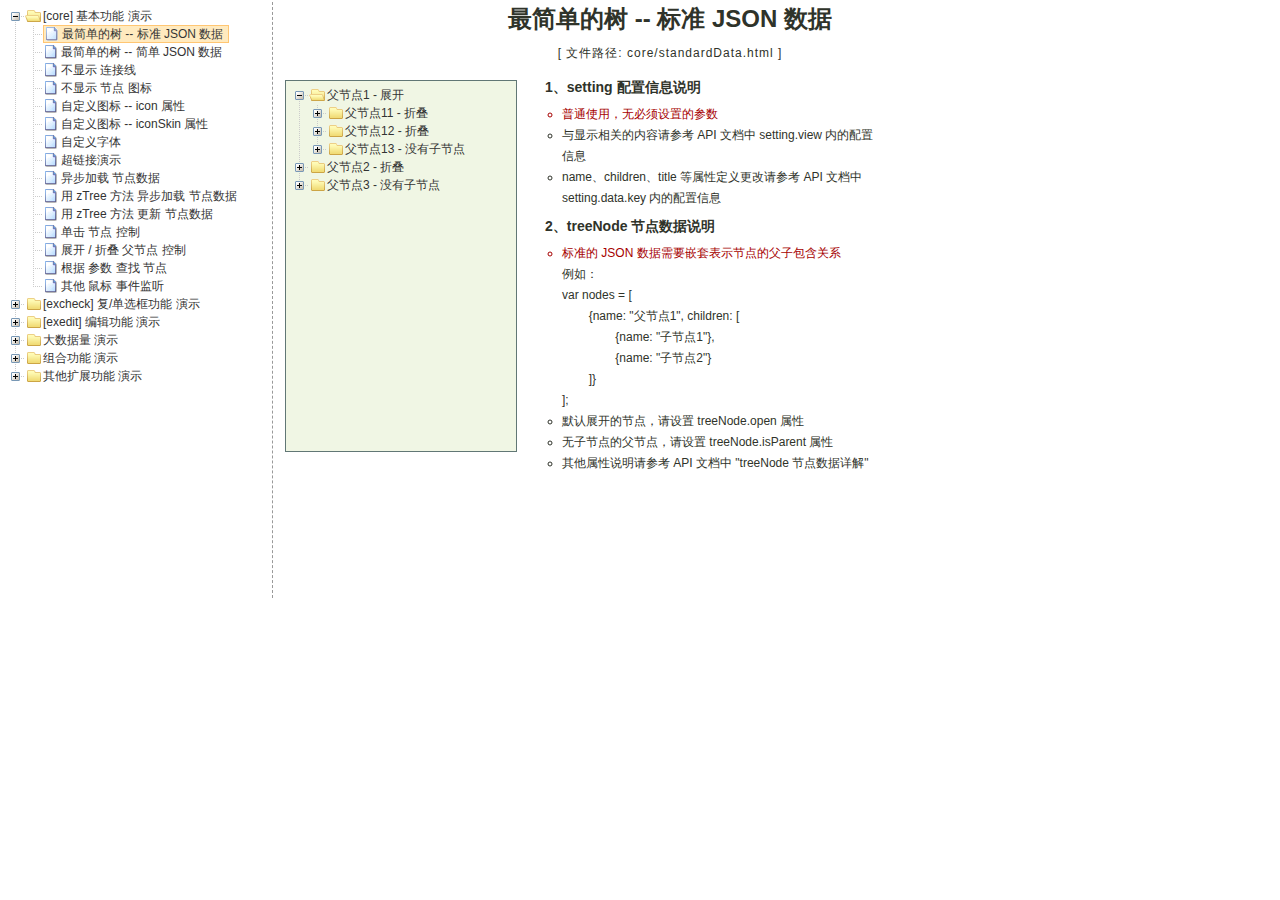
<file: js/zTree_v3/demo/cn/index.html>
<!DOCTYPE HTML PUBLIC "-//W3C//DTD HTML 4.01//EN" "http://www.w3.org/TR/html4/strict.dtd">
<HTML>
 <HEAD>
  <TITLE> ZTREE DEMO </TITLE>
  <meta http-equiv="content-type" content="text/html; charset=UTF-8">
  <link rel="stylesheet" href="../../css/zTreeStyle/zTreeStyle.css" type="text/css">
  <style>
	body {
	background-color: white;
	margin:0; padding:0;
	text-align: center;
	}
	div, p, table, th, td {
		list-style:none;
		margin:0; padding:0;
		color:#333; font-size:12px;
		font-family:dotum, Verdana, Arial, Helvetica, AppleGothic, sans-serif;
	}
	#testIframe {margin-left: 10px;}
  </style>
<script type="text/javascript" src="../../js/jquery-1.12.5.min.js"></script>
<script type="text/javascript" src="../../js/jquery.ztree.core.js"></script>
  <SCRIPT type="text/javascript" >
  <!--
	var zTree;
	var demoIframe;

	var setting = {
		view: {
			dblClickExpand: false,
			showLine: true,
			selectedMulti: false
		},
		data: {
			simpleData: {
				enable:true,
				idKey: "id",
				pIdKey: "pId",
				rootPId: ""
			}
		},
		callback: {
			beforeClick: function(treeId, treeNode) {
				var zTree = $.fn.zTree.getZTreeObj("tree");
				if (treeNode.isParent) {
					zTree.expandNode(treeNode);
					return false;
				} else {
					demoIframe.attr("src",treeNode.file + ".html");
					return true;
				}
			}
		}
	};

	var zNodes =[
		{id:1, pId:0, name:"[core] 基本功能 演示", open:true},
		{id:101, pId:1, name:"最简单的树 --  标准 JSON 数据", file:"core/standardData"},
		{id:102, pId:1, name:"最简单的树 --  简单 JSON 数据", file:"core/simpleData"},
		{id:103, pId:1, name:"不显示 连接线", file:"core/noline"},
		{id:104, pId:1, name:"不显示 节点 图标", file:"core/noicon"},
		{id:105, pId:1, name:"自定义图标 --  icon 属性", file:"core/custom_icon"},
		{id:106, pId:1, name:"自定义图标 --  iconSkin 属性", file:"core/custom_iconSkin"},
		{id:107, pId:1, name:"自定义字体", file:"core/custom_font"},
		{id:115, pId:1, name:"超链接演示", file:"core/url"},
		{id:108, pId:1, name:"异步加载 节点数据", file:"core/async"},
		{id:109, pId:1, name:"用 zTree 方法 异步加载 节点数据", file:"core/async_fun"},
		{id:110, pId:1, name:"用 zTree 方法 更新 节点数据", file:"core/update_fun"},
		{id:111, pId:1, name:"单击 节点 控制", file:"core/click"},
		{id:112, pId:1, name:"展开 / 折叠 父节点 控制", file:"core/expand"},
		{id:113, pId:1, name:"根据 参数 查找 节点", file:"core/searchNodes"},
		{id:114, pId:1, name:"其他 鼠标 事件监听", file:"core/otherMouse"},

		{id:2, pId:0, name:"[excheck] 复/单选框功能 演示", open:false},
		{id:201, pId:2, name:"Checkbox 勾选操作", file:"excheck/checkbox"},
		{id:206, pId:2, name:"Checkbox nocheck 演示", file:"excheck/checkbox_nocheck"},
		{id:207, pId:2, name:"Checkbox chkDisabled 演示", file:"excheck/checkbox_chkDisabled"},
		{id:208, pId:2, name:"Checkbox halfCheck 演示", file:"excheck/checkbox_halfCheck"},
		{id:202, pId:2, name:"Checkbox 勾选统计", file:"excheck/checkbox_count"},
		{id:203, pId:2, name:"用 zTree 方法 勾选 Checkbox", file:"excheck/checkbox_fun"},
		{id:204, pId:2, name:"Radio 勾选操作", file:"excheck/radio"},
		{id:209, pId:2, name:"Radio nocheck 演示", file:"excheck/radio_nocheck"},
		{id:210, pId:2, name:"Radio chkDisabled 演示", file:"excheck/radio_chkDisabled"},
		{id:211, pId:2, name:"Radio halfCheck 演示", file:"excheck/radio_halfCheck"},
		{id:205, pId:2, name:"用 zTree 方法 勾选 Radio", file:"excheck/radio_fun"},

		{id:3, pId:0, name:"[exedit] 编辑功能 演示", open:false},
		{id:301, pId:3, name:"拖拽 节点 基本控制", file:"exedit/drag"},
		{id:302, pId:3, name:"拖拽 节点 高级控制", file:"exedit/drag_super"},
		{id:303, pId:3, name:"用 zTree 方法 移动 / 复制 节点", file:"exedit/drag_fun"},
		{id:304, pId:3, name:"基本 增 / 删 / 改 节点", file:"exedit/edit"},
		{id:305, pId:3, name:"高级 增 / 删 / 改 节点", file:"exedit/edit_super"},
		{id:306, pId:3, name:"用 zTree 方法 增 / 删 / 改 节点", file:"exedit/edit_fun"},
		{id:307, pId:3, name:"异步加载 & 编辑功能 共存", file:"exedit/async_edit"},
		{id:308, pId:3, name:"多棵树之间 的 数据交互", file:"exedit/multiTree"},

		{id:4, pId:0, name:"大数据量 演示", open:false},
		{id:401, pId:4, name:"一次性加载大数据量", file:"bigdata/common"},
		{id:402, pId:4, name:"分批异步加载大数据量", file:"bigdata/diy_async"},
		{id:403, pId:4, name:"分批异步加载大数据量", file:"bigdata/page"},

		{id:5, pId:0, name:"组合功能 演示", open:false},
		{id:501, pId:5, name:"冻结根节点", file:"super/oneroot"},
		{id:502, pId:5, name:"单击展开/折叠节点", file:"super/oneclick"},
		{id:503, pId:5, name:"保持展开单一路径", file:"super/singlepath"},
		{id:504, pId:5, name:"添加 自定义控件", file:"super/diydom"},
		{id:505, pId:5, name:"checkbox / radio 共存", file:"super/checkbox_radio"},
		{id:506, pId:5, name:"左侧菜单", file:"super/left_menu"},
		{id:513, pId:5, name:"OutLook 风格", file:"super/left_menuForOutLook"},
		{id:515, pId:5, name:"Awesome 风格", file:"super/awesome"},
		{id:514, pId:5, name:"Metro 风格", file:"super/metro"},
		{id:507, pId:5, name:"下拉菜单", file:"super/select_menu"},
		{id:509, pId:5, name:"带 checkbox 的多选下拉菜单", file:"super/select_menu_checkbox"},
		{id:510, pId:5, name:"带 radio 的单选下拉菜单", file:"super/select_menu_radio"},
		{id:508, pId:5, name:"右键菜单 的 实现", file:"super/rightClickMenu"},
		{id:511, pId:5, name:"与其他 DOM 拖拽互动", file:"super/dragWithOther"},
		{id:512, pId:5, name:"异步加载模式下全部展开", file:"super/asyncForAll"},

		{id:6, pId:0, name:"其他扩展功能 演示", open:false},
		{id:601, pId:6, name:"隐藏普通节点", file:"exhide/common"},
		{id:602, pId:6, name:"配合 checkbox 的隐藏", file:"exhide/checkbox"},
		{id:603, pId:6, name:"配合 radio 的隐藏", file:"exhide/radio"}
	];

	$(document).ready(function(){
		var t = $("#tree");
		t = $.fn.zTree.init(t, setting, zNodes);
		demoIframe = $("#testIframe");
		demoIframe.bind("load", loadReady);
		var zTree = $.fn.zTree.getZTreeObj("tree");
		zTree.selectNode(zTree.getNodeByParam("id", 101));

	});

	function loadReady() {
		var bodyH = demoIframe.contents().find("body").get(0).scrollHeight,
		htmlH = demoIframe.contents().find("html").get(0).scrollHeight,
		maxH = Math.max(bodyH, htmlH), minH = Math.min(bodyH, htmlH),
		h = demoIframe.height() >= maxH ? minH:maxH ;
		if (h < 530) h = 530;
		demoIframe.height(h);
	}

  //-->
  </SCRIPT>
 </HEAD>

<BODY>
<TABLE border=0 height=600px align=left>
	<TR>
		<TD width=260px align=left valign=top style="BORDER-RIGHT: #999999 1px dashed">
			<ul id="tree" class="ztree" style="width:260px; overflow:auto;"></ul>
		</TD>
		<TD width=770px align=left valign=top><IFRAME ID="testIframe" Name="testIframe" FRAMEBORDER=0 SCROLLING=AUTO width=100%  height=600px SRC="core/standardData.html"></IFRAME></TD>
	</TR>
</TABLE>

</BODY>
</HTML>
</file>
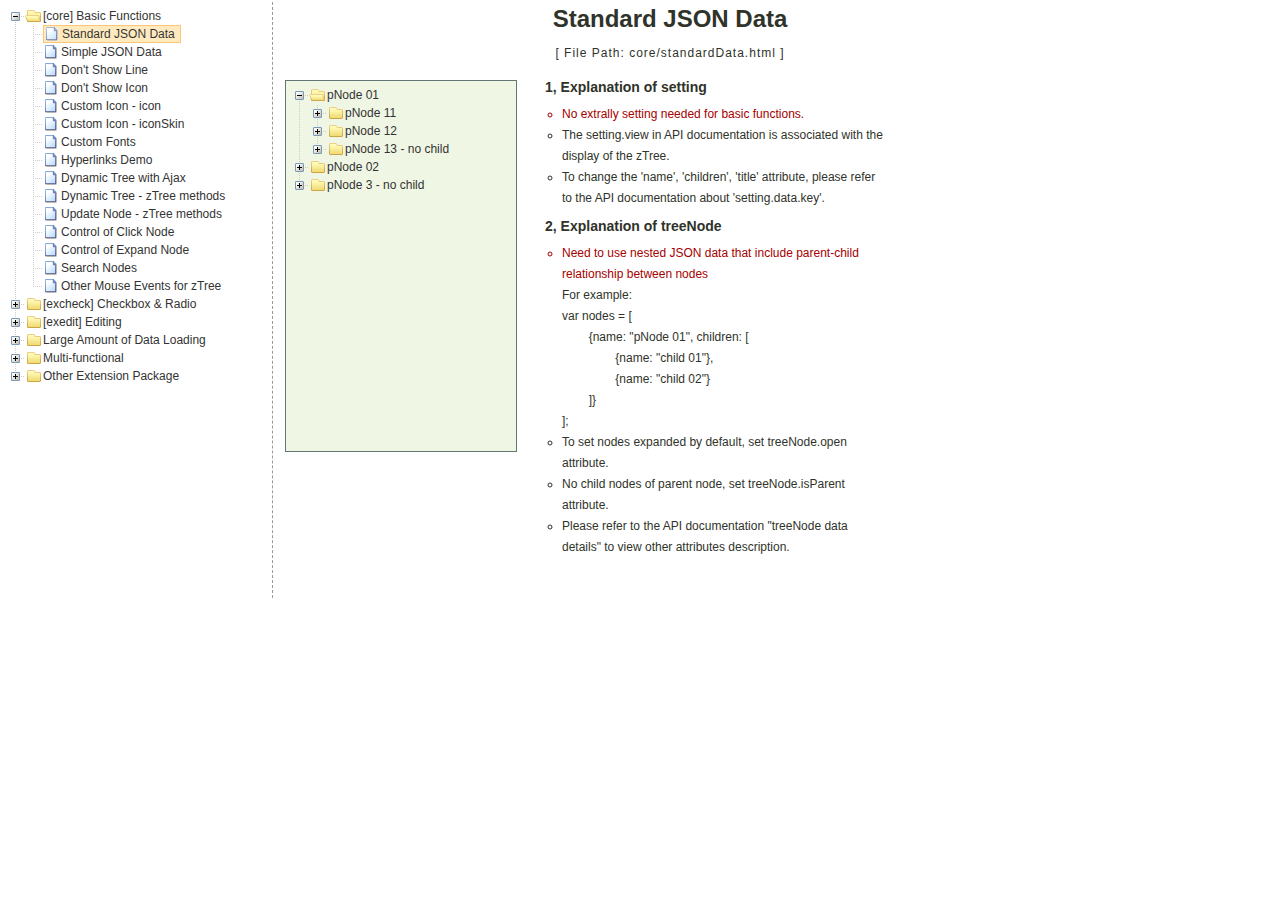
<file: js/zTree_v3/demo/en/index.html>
<!DOCTYPE HTML PUBLIC "-//W3C//DTD HTML 4.01//EN" "http://www.w3.org/TR/html4/strict.dtd">
<HTML>
 <HEAD>
  <TITLE> ZTREE DEMO </TITLE>
  <meta http-equiv="content-type" content="text/html; charset=UTF-8">
  <link rel="stylesheet" href="../../css/zTreeStyle/zTreeStyle.css" type="text/css">
  <style>
	body {
	background-color: white;
	margin:0; padding:0;
	text-align: center;
	}
	div, p, table, th, td {
		list-style:none; 
		margin:0; padding:0; 
		color:#333; font-size:12px; 
		font-family:dotum, Verdana, Arial, Helvetica, AppleGothic, sans-serif;
	}
	#testIframe {margin-left: 10px;}
  </style>
<script type="text/javascript" src="../../js/jquery-1.4.4.min.js"></script>
<script type="text/javascript" src="../../js/jquery.ztree.core.js"></script>
  <SCRIPT type="text/javascript" >
  <!--
	var zTree;
	var demoIframe;

	var setting = {
		view: {
			dblClickExpand: false,
			showLine: true,
			selectedMulti: false
		},
		data: {
			simpleData: {
				enable:true,
				idKey: "id",
				pIdKey: "pId",
				rootPId: ""
			}
		},
		callback: {
			beforeClick: function(treeId, treeNode) {
				var zTree = $.fn.zTree.getZTreeObj("tree");
				if (treeNode.isParent) {
					zTree.expandNode(treeNode);
					return false;
				} else {
					demoIframe.attr("src",treeNode.file + ".html");
					return true;
				}
			}
		}
	};

	var zNodes = [
		{id:1, pId:0, name:"[core] Basic Functions", open:false},
		{id:101, pId:1, name:"Standard JSON Data", file:"core/standardData"},
		{id:102, pId:1, name:"Simple JSON Data", file:"core/simpleData"},
		{id:103, pId:1, name:"Don't Show Line", file:"core/noline"},
		{id:104, pId:1, name:"Don't Show Icon", file:"core/noicon"},
		{id:105, pId:1, name:"Custom Icon - icon", file:"core/custom_icon"},
		{id:106, pId:1, name:"Custom Icon - iconSkin", file:"core/custom_iconSkin"},
		{id:107, pId:1, name:"Custom Fonts", file:"core/custom_font"},
		{id:115, pId:1, name:"Hyperlinks Demo", file:"core/url"},
		{id:108, pId:1, name:"Dynamic Tree with Ajax", file:"core/async"},
		{id:109, pId:1, name:"Dynamic Tree - zTree methods", file:"core/async_fun"},
		{id:110, pId:1, name:"Update Node - zTree methods", file:"core/update_fun"},
		{id:111, pId:1, name:"Control of Click Node", file:"core/click"},
		{id:112, pId:1, name:"Control of Expand Node", file:"core/expand"},
		{id:113, pId:1, name:"Search Nodes", file:"core/searchNodes"},
		{id:114, pId:1, name:"Other Mouse Events for zTree", file:"core/otherMouse"},

		{id:2, pId:0, name:"[excheck] Checkbox & Radio", open:false},
		{id:201, pId:2, name:"Checkbox Operation", file:"excheck/checkbox"},
		{id:206, pId:2, name:"Checkbox nocheck Demo", file:"excheck/checkbox_nocheck"},
		{id:207, pId:2, name:"Checkbox chkDisabled Demo", file:"excheck/checkbox_chkDisabled"},
		{id:208, pId:2, name:"Checkbox halfCheck Demo", file:"excheck/checkbox_halfCheck"},
		{id:202, pId:2, name:"Statistics Checkbox is Checked", file:"excheck/checkbox_count"},
		{id:203, pId:2, name:"Checkbox - zTree methods", file:"excheck/checkbox_fun"},
		{id:204, pId:2, name:"Radio Operation", file:"excheck/radio"},
		{id:209, pId:2, name:"Radio nocheck Demo", file:"excheck/radio_nocheck"},
		{id:210, pId:2, name:"Radio chkDisabled Demo", file:"excheck/radio_chkDisabled"},
		{id:211, pId:2, name:"Radio halfCheck Demo", file:"excheck/radio_halfCheck"},
		{id:205, pId:2, name:"Radio - zTree methods", file:"excheck/radio_fun"},

		{id:3, pId:0, name:"[exedit] Editing", open:false},
		{id:301, pId:3, name:"Normal Drag Node Operation", file:"exedit/drag"},
		{id:302, pId:3, name:"Advanced Drag Node Operation", file:"exedit/drag_super"},
		{id:303, pId:3, name:"Move / Copy - zTree methods", file:"exedit/drag_fun"},
		{id:304, pId:3, name:"Basic Edit Nodes", file:"exedit/edit"},
		{id:305, pId:3, name:"Advanced Edit Nodes", file:"exedit/edit_super"},
		{id:306, pId:3, name:"Edit Nodes - zTree methods", file:"exedit/edit_fun"},
		{id:307, pId:3, name:"Editing Dynamic Tree", file:"exedit/async_edit"},
		{id:308, pId:3, name:"Multiple Trees", file:"exedit/multiTree"},

		{id:4, pId:0, name:"Large Amount of Data Loading", open:false},
		{id:401, pId:4, name:"One-time Large Data Loading", file:"bigdata/common"},
		{id:402, pId:4, name:"Loading Data in Batches", file:"bigdata/diy_async"},
		{id:403, pId:4, name:"Loading Data By Pagination", file:"bigdata/page"},

		{id:5, pId:0, name:"Multi-functional", open:false},
		{id:501, pId:5, name:"Freeze the Root Node", file:"super/oneroot"},
		{id:502, pId:5, name:"Click to Expand Node", file:"super/oneclick"},
		{id:503, pId:5, name:"Keep Single Path", file:"super/singlepath"},
		{id:504, pId:5, name:"Adding Custom DOM", file:"super/diydom"},
		{id:505, pId:5, name:"Checkbox / Radio Coexistence", file:"super/checkbox_radio"},
		{id:506, pId:5, name:"Left Menu", file:"super/left_menu"},
		{id:513, pId:5, name:"OutLook Style", file:"super/left_menuForOutLook"},
        {id:515, pId:5, name:"Awesome Style", file:"super/awesome"},
        {id:514, pId:5, name:"Metro Style", file:"super/metro"},
		{id:507, pId:5, name:"Drop-down Menu", file:"super/select_menu"},
		{id:509, pId:5, name:"Drop-down Menu with checkbox", file:"super/select_menu_checkbox"},
		{id:510, pId:5, name:"Drop-down Menu with radio", file:"super/select_menu_radio"},
		{id:508, pId:5, name:"Right-click Menu", file:"super/rightClickMenu"},
		{id:511, pId:5, name:"Drag With Other DOMs", file:"super/dragWithOther"},
		{id:512, pId:5, name:"Expand All Nodes with Async", file:"super/asyncForAll"},

		{id:6, pId:0, name:"Other Extension Package", open:false},
		{id:601, pId:6, name:"hide ordinary node", file:"exhide/common"},
		{id:602, pId:6, name:"hide with checkbox mode", file:"exhide/checkbox"},
		{id:603, pId:6, name:"hide with radio mode", file:"exhide/radio"}
	];

	$(document).ready(function(){
		var t = $("#tree");
		t = $.fn.zTree.init(t, setting, zNodes);
		demoIframe = $("#testIframe");
		demoIframe.bind("load", loadReady);
		var zTree = $.fn.zTree.getZTreeObj("tree");
		zTree.selectNode(zTree.getNodeByParam("id", 101));
	
	});

	function loadReady() {
		var bodyH = demoIframe.contents().find("body").get(0).scrollHeight,
		htmlH = demoIframe.contents().find("html").get(0).scrollHeight,
		maxH = Math.max(bodyH, htmlH), minH = Math.min(bodyH, htmlH),
		h = demoIframe.height() >= maxH ? minH:maxH ;
		if (h < 530) h = 530;
		demoIframe.height(h);
	}

  //-->
  </SCRIPT>
 </HEAD>

<BODY>
<TABLE border=0 height=600px align=left>
	<TR>
		<TD width=260px align=left valign=top style="BORDER-RIGHT: #999999 1px dashed">
			<ul id="tree" class="ztree" style="width:260px; overflow:auto;"></ul>
		</TD>
		<TD width=770px align=left valign=top><IFRAME ID="testIframe" Name="testIframe" FRAMEBORDER=0 SCROLLING=AUTO width=100%  height=600px SRC="core/standardData.html"></IFRAME></TD>
	</TR>
</TABLE>

 </BODY>
</HTML>
</file>
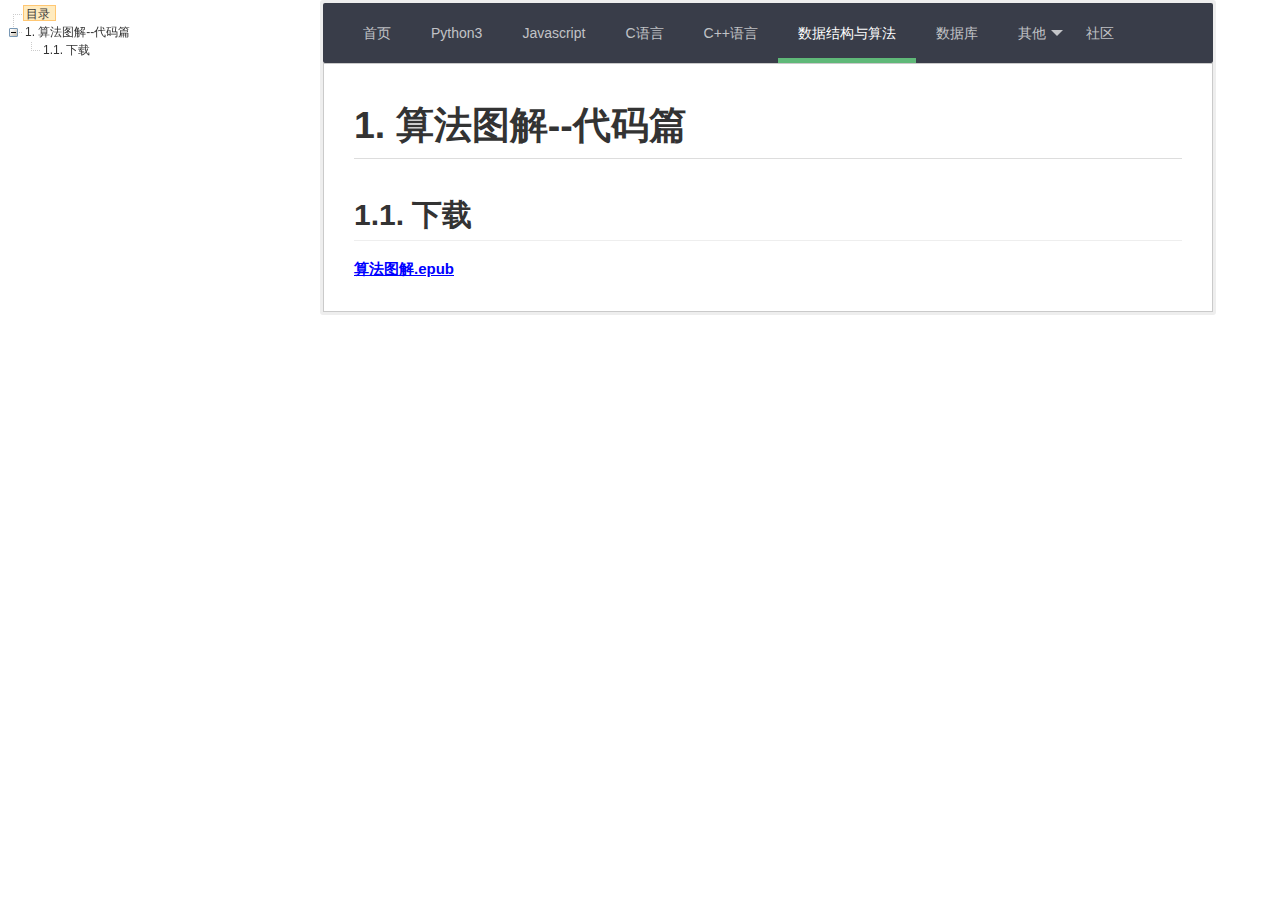
<file: algorithm.html>
<html>
	<head>
		<meta http-equiv="Content-Type" content="text/html; charset=UTF-8">
		<title>base</title>
		<link rel="stylesheet" type="text/css" href="css/fuck1.css">
		<link rel="stylesheet" type="text/css" href="css/fuck2.css">
		<link rel="stylesheet" type="text/css" href="css/fuck3.css">
		<link rel="stylesheet" type="text/css" href="css/user.css">
		<link rel="stylesheet" type="text/css" href="js/layui/css/layui.css">
		<link rel="stylesheet" href="js/zTree_v3/css/zTreeStyle/zTreeStyle.css" type="text/css">
		<link rel="stylesheet" type="text/css" href="js/highlight/styles/atelier-savanna-dark.css">
	</head>
    <body>
	  	<div>
			<div style="width:30%;">
				<ul id="tree" class="ztree" style="width: 100%"></ul>
			</div>
	        <div id="readme" style="width:70%;margin-left:25%;">
		  		<article class="markdown-body">
		  			<h1>算法图解--代码篇</h1>
		  			<h2>下载</h2>
		  			<p><a class="a" href="doc/算法图解.epub">算法图解.epub</a></p>
		  		</article>
	        </div>
		</div>
		<script src="js/jquery-3.1.0.min.js"></script>
		<script src="js/zTree_v3/js/jquery.ztree.all.min.js"></script>
		<script src="js/highlight/highlight.pack.js"></script>
		<script src="js/ztree_toc.min.js"></script>
		<script src="js/layui/layui.all.js"></script>
		<script src="js/user.js"></script>
	</body>
</html>
</file>
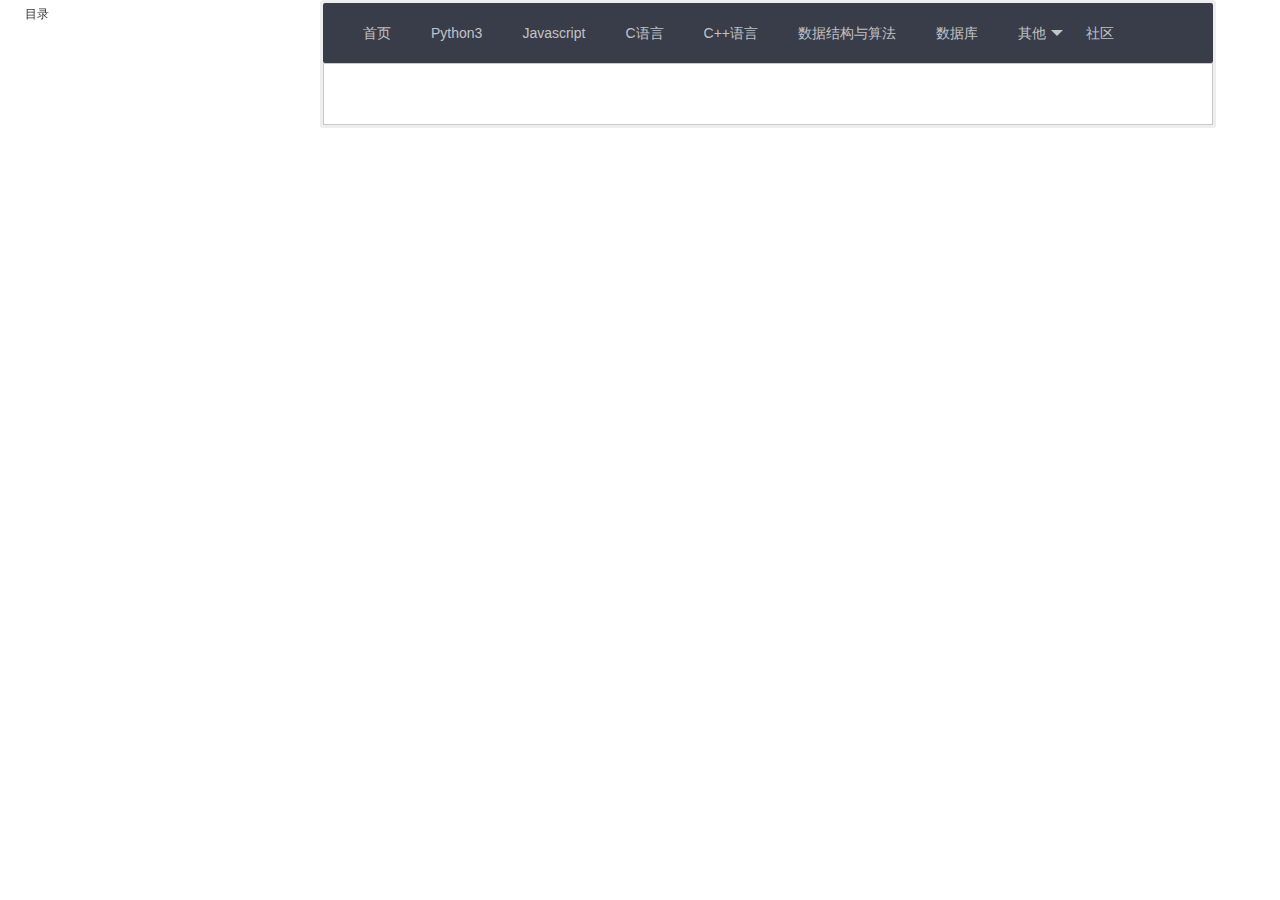
<file: base.html>
<html>
	<head>
		<meta http-equiv="Content-Type" content="text/html; charset=UTF-8">
		<title>base</title>
		<link rel="stylesheet" type="text/css" href="css/fuck1.css">
		<link rel="stylesheet" type="text/css" href="css/fuck2.css">
		<link rel="stylesheet" type="text/css" href="css/fuck3.css">
		<link rel="stylesheet" type="text/css" href="css/user.css">
		<link rel="stylesheet" type="text/css" href="js/layui/css/layui.css">
		<link rel="stylesheet" href="js/zTree_v3/css/zTreeStyle/zTreeStyle.css" type="text/css">
		<link rel="stylesheet" type="text/css" href="js/highlight/styles/atelier-savanna-dark.css">
	</head>
    <body>
	  	<div>
			<div style="width:30%;">
				<ul id="tree" class="ztree" style="width: 100%"></ul>
			</div>
	        <div id="readme" style="width:70%;margin-left:25%;">
		  		<article class="markdown-body">
		  		</article>
	        </div>
		</div>
		<script src="js/jquery-3.1.0.min.js"></script>
		<script src="js/zTree_v3/js/jquery.ztree.all.min.js"></script>
		<script src="js/highlight/highlight.pack.js"></script>
		<script src="js/ztree_toc.min.js"></script>
		<script src="js/layui/layui.all.js"></script>
		<script src="js/user.js"></script>
	</body>
</html>
</file>
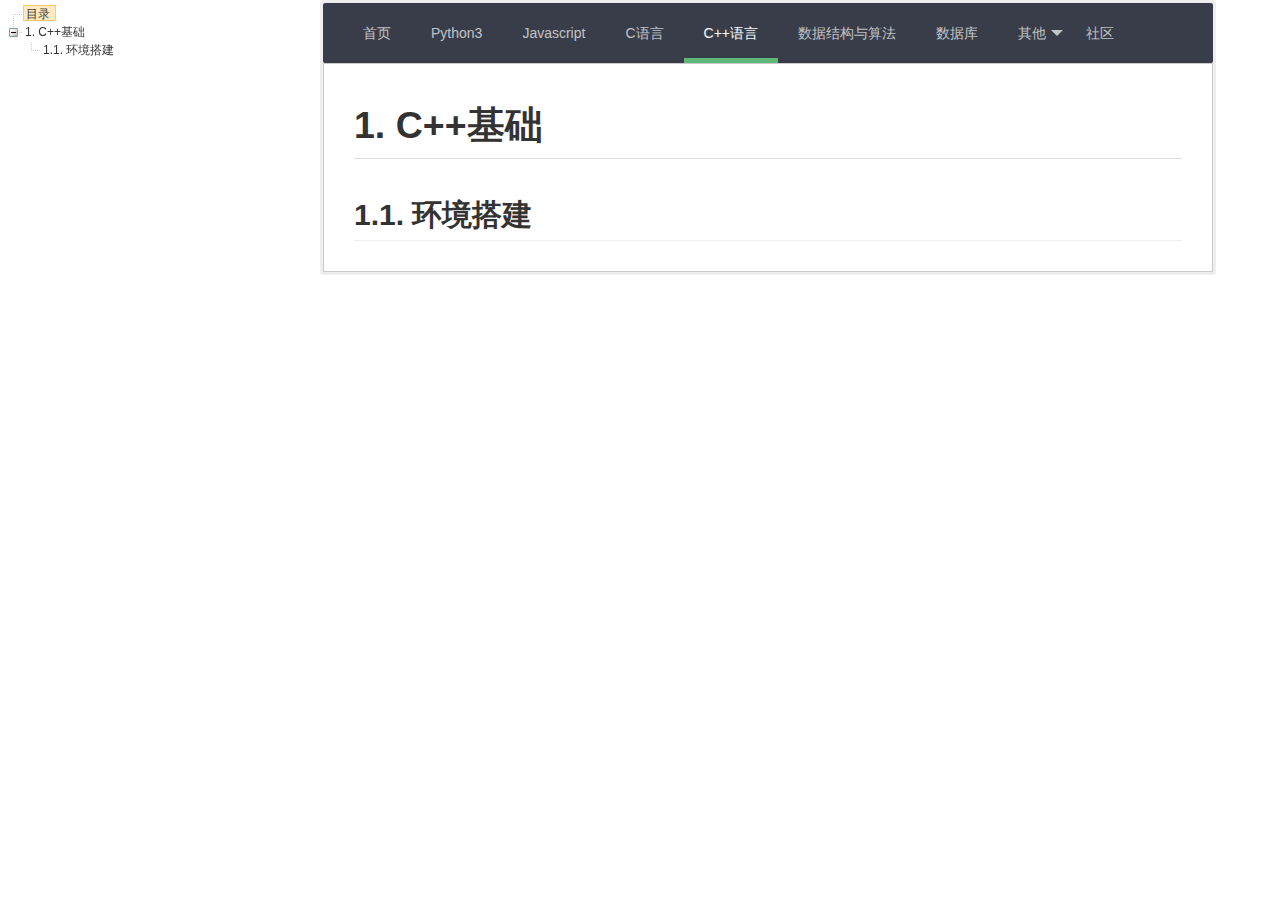
<file: cpp.html>
<html>
	<head>
		<meta http-equiv="Content-Type" content="text/html; charset=UTF-8">
		<title>base</title>
		<link rel="stylesheet" type="text/css" href="css/fuck1.css">
		<link rel="stylesheet" type="text/css" href="css/fuck2.css">
		<link rel="stylesheet" type="text/css" href="css/fuck3.css">
		<link rel="stylesheet" type="text/css" href="css/user.css">
		<link rel="stylesheet" type="text/css" href="js/layui/css/layui.css">
		<link rel="stylesheet" href="js/zTree_v3/css/zTreeStyle/zTreeStyle.css" type="text/css">
		<link rel="stylesheet" type="text/css" href="js/highlight/styles/atelier-savanna-dark.css">
	</head>
    <body>
	  	<div>
			<div style="width:30%;">
				<ul id="tree" class="ztree" style="width: 100%"></ul>
			</div>
	        <div id="readme" style="width:70%;margin-left:25%;">
		  		<article class="markdown-body">
		  			<h1 id="1">C++基础</h1>
		  			<h2 id="101">环境搭建</h2>
		  		</article>
	        </div>
		</div>
		<script src="js/jquery-3.1.0.min.js"></script>
		<script src="js/zTree_v3/js/jquery.ztree.all.min.js"></script>
		<script src="js/highlight/highlight.pack.js"></script>
		<script src="js/ztree_toc.min.js"></script>
		<script src="js/layui/layui.all.js"></script>
		<script src="js/user.js"></script>
	</body>
</html>
</file>
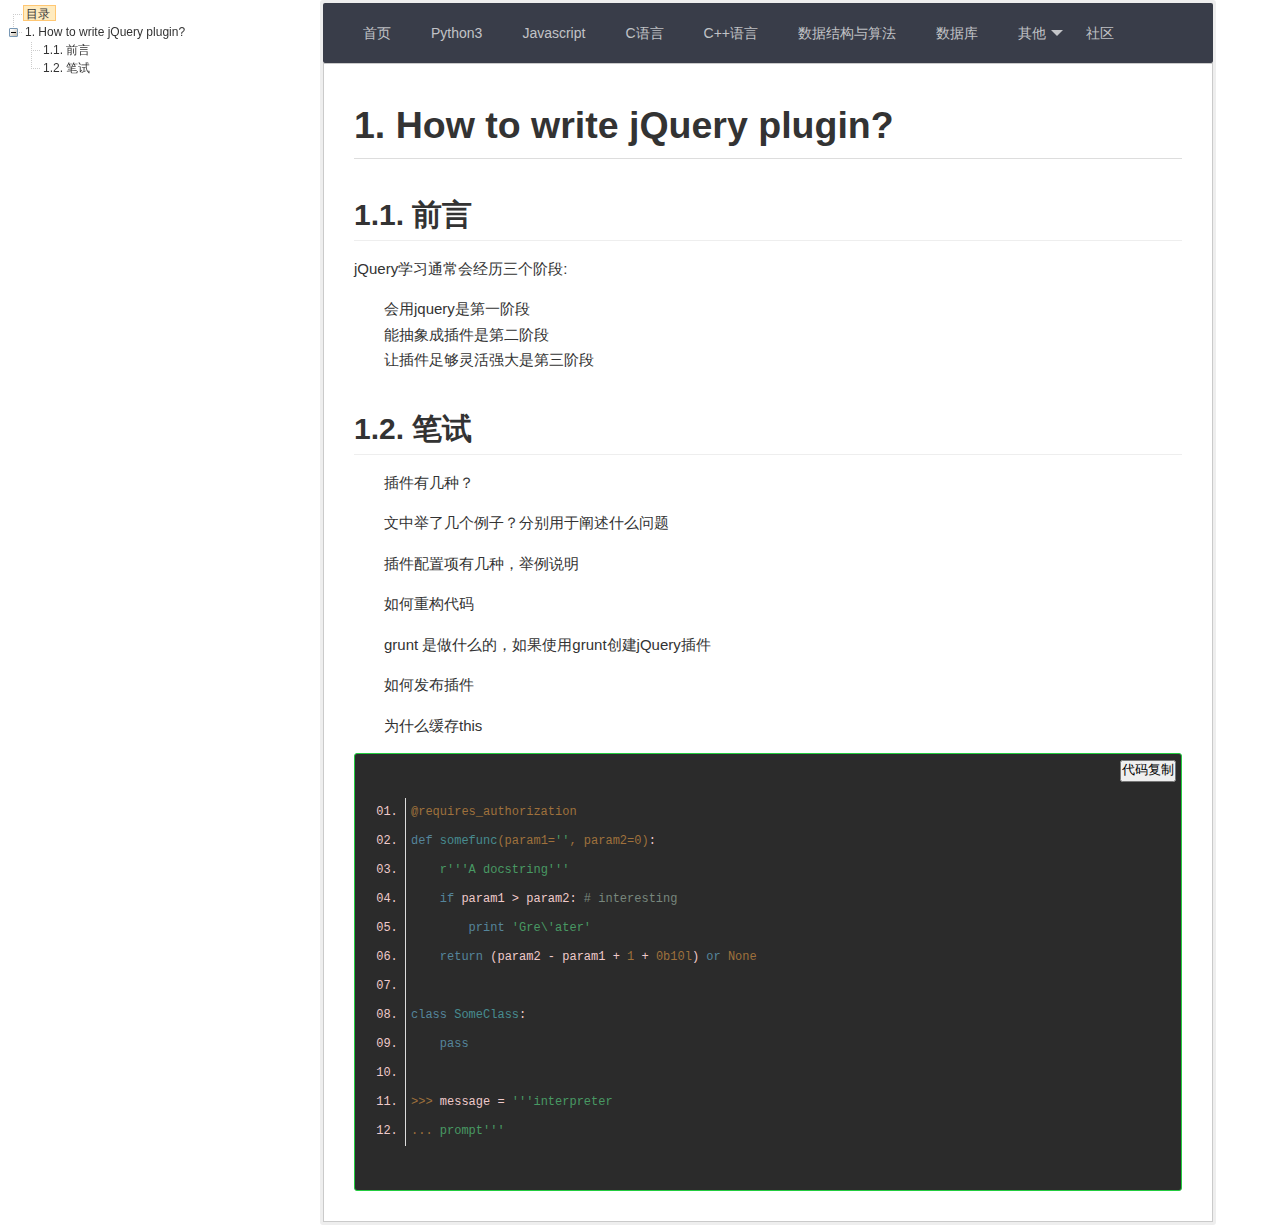
<file: home.html>
<html>
	<head>
		<meta http-equiv="Content-Type" content="text/html; charset=UTF-8">
        <title>instance</title>
		<link rel="stylesheet" type="text/css" href="css/fuck1.css">
		<link rel="stylesheet" type="text/css" href="css/fuck2.css">
		<link rel="stylesheet" type="text/css" href="css/fuck3.css">
		<link rel="stylesheet" type="text/css" href="css/user.css">
		<link rel="stylesheet" type="text/css" href="js/layui/css/layui.css">
		<link rel="stylesheet" href="js/zTree_v3/css/zTreeStyle/zTreeStyle.css" type="text/css">
		<link rel="stylesheet" type="text/css" href="js/highlight/styles/atelier-savanna-dark.css">
	</head>
    <body>
	  	<div>
			<div style="width:30%;">
				<ul id="tree" class="ztree" style="width: 100%"></ul>
			</div>
	        <div id="readme" style="width:70%;margin-left:25%;">
	          	<article class="markdown-body">
					<h1 id="1">How to write jQuery plugin?</h1>
					<h2 id="101">前言</h2>
					<p>jQuery学习通常会经历三个阶段:</p>
					<ul>
						<li>会用jquery是第一阶段</li>
						<li>能抽象成插件是第二阶段</li>
						<li>让插件足够灵活强大是第三阶段</li>
					</ul>
					<h2 id="109">笔试</h2>
					<ul>
						<li><p>插件有几种？</p></li>
						<li><p>文中举了几个例子？分别用于阐述什么问题</p></li>
						<li><p>插件配置项有几种，举例说明</p></li>
						<li><p>如何重构代码</p></li>
						<li><p>grunt 是做什么的，如果使用grunt创建jQuery插件</p></li>
						<li><p>如何发布插件</p></li>
						<li><p>为什么缓存this</p></li>
					</ul>
					<pre>
						<button class="copy-code" onclick="copyCode(this)">代码复制</button>
						<code class="python">@requires_authorization
def somefunc(param1='', param2=0):
    r'''A docstring'''
    if param1 > param2: # interesting
        print 'Gre\'ater'
    return (param2 - param1 + 1 + 0b10l) or None

class SomeClass:
    pass

>>> message = '''interpreter
... prompt'''</code>
					</pre>
	          	</article>
	        </div>
		</div>
		<script src="js/jquery-3.1.0.min.js"></script>
		<script src="js/zTree_v3/js/jquery.ztree.all.min.js"></script>
		<script src="js/highlight/highlight.pack.js"></script>
		<script src="js/ztree_toc.min.js"></script>
		<script src="js/layui/layui.all.js"></script>
		<script src="js/user.js"></script>
	</body>
</html>
</file>
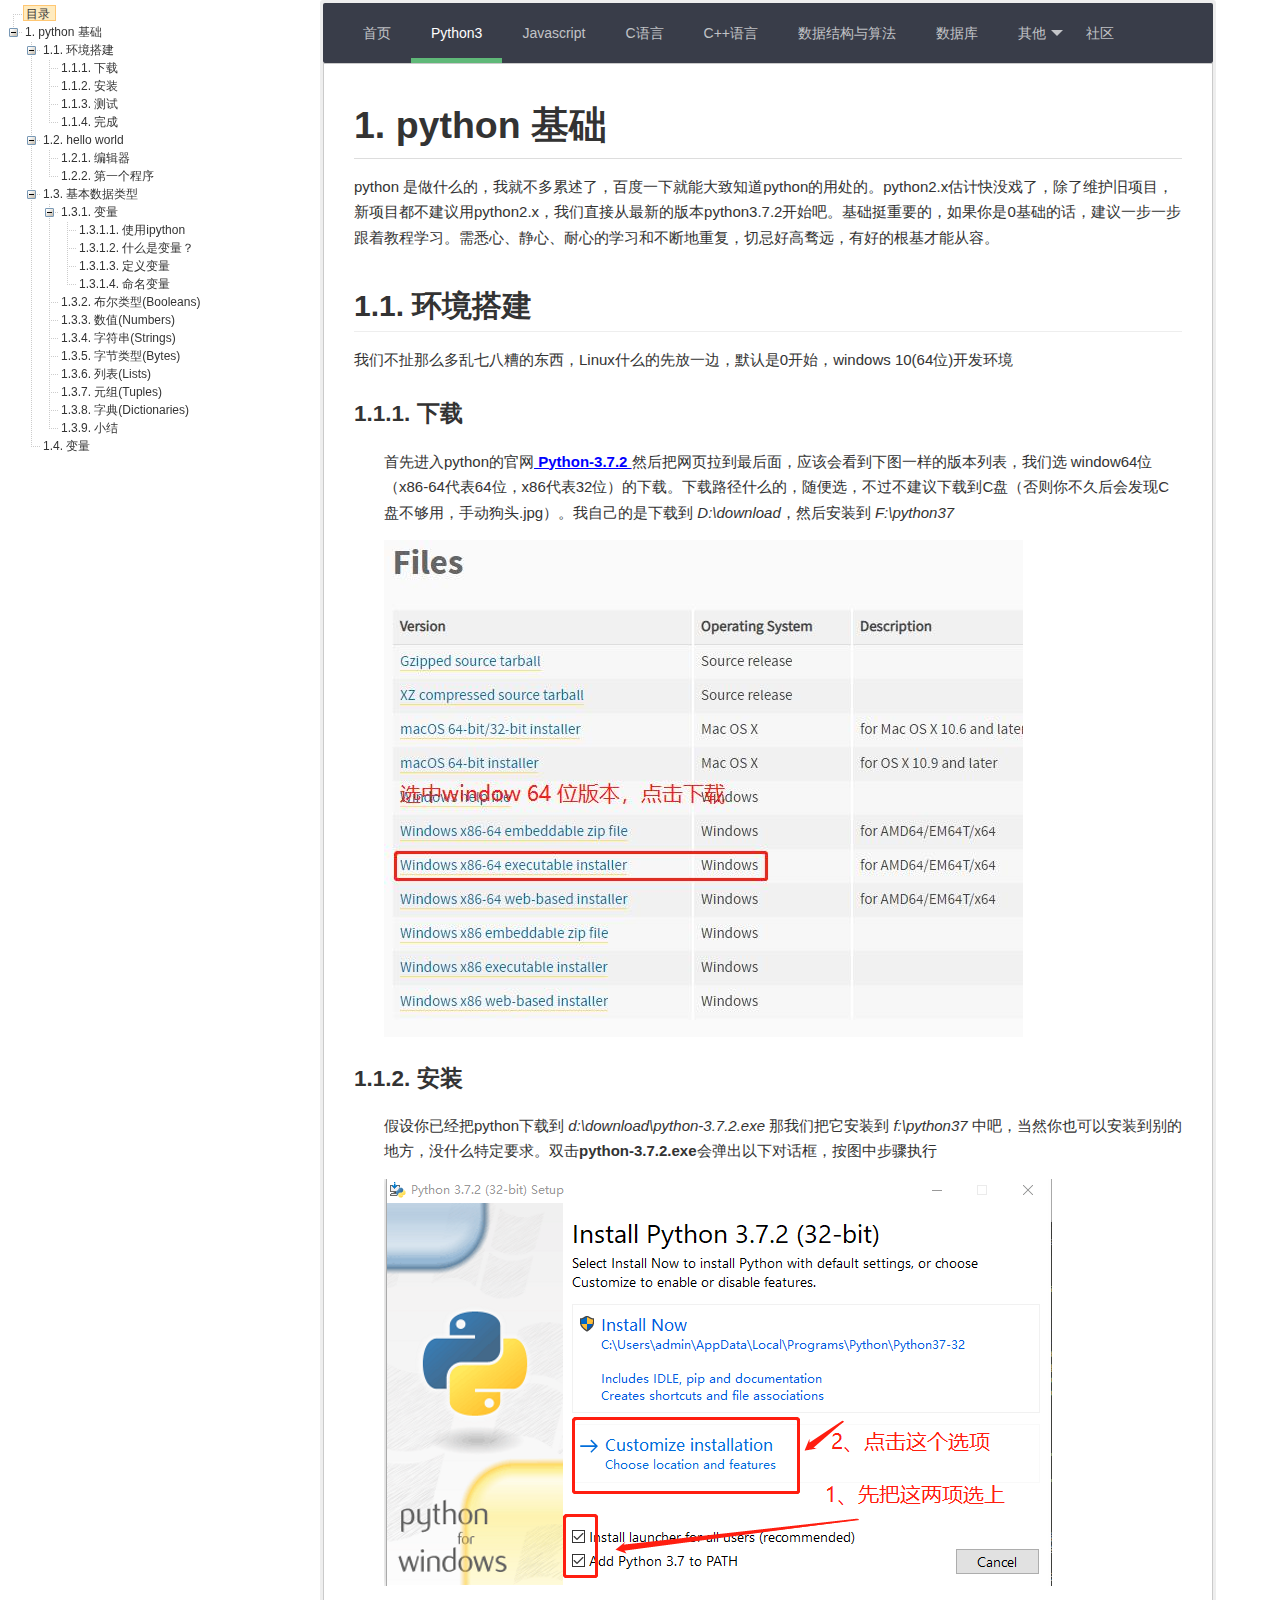
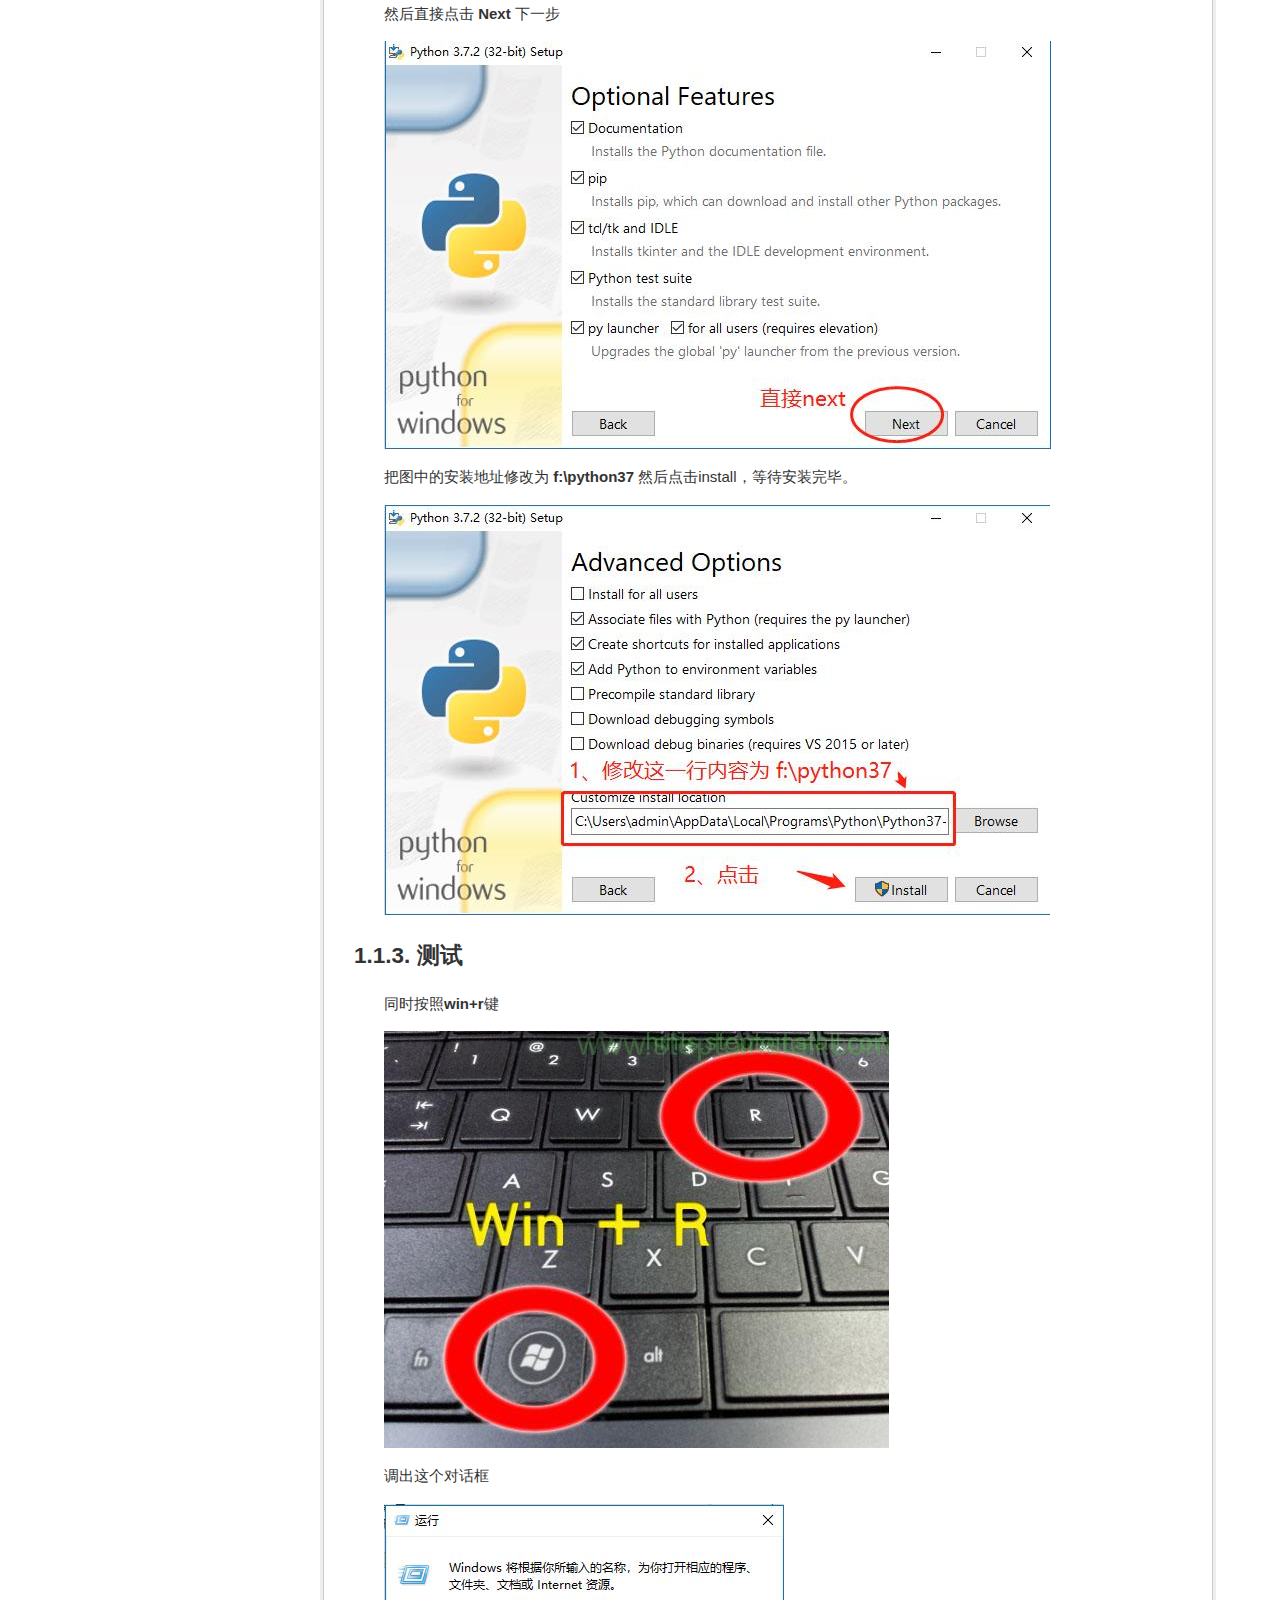
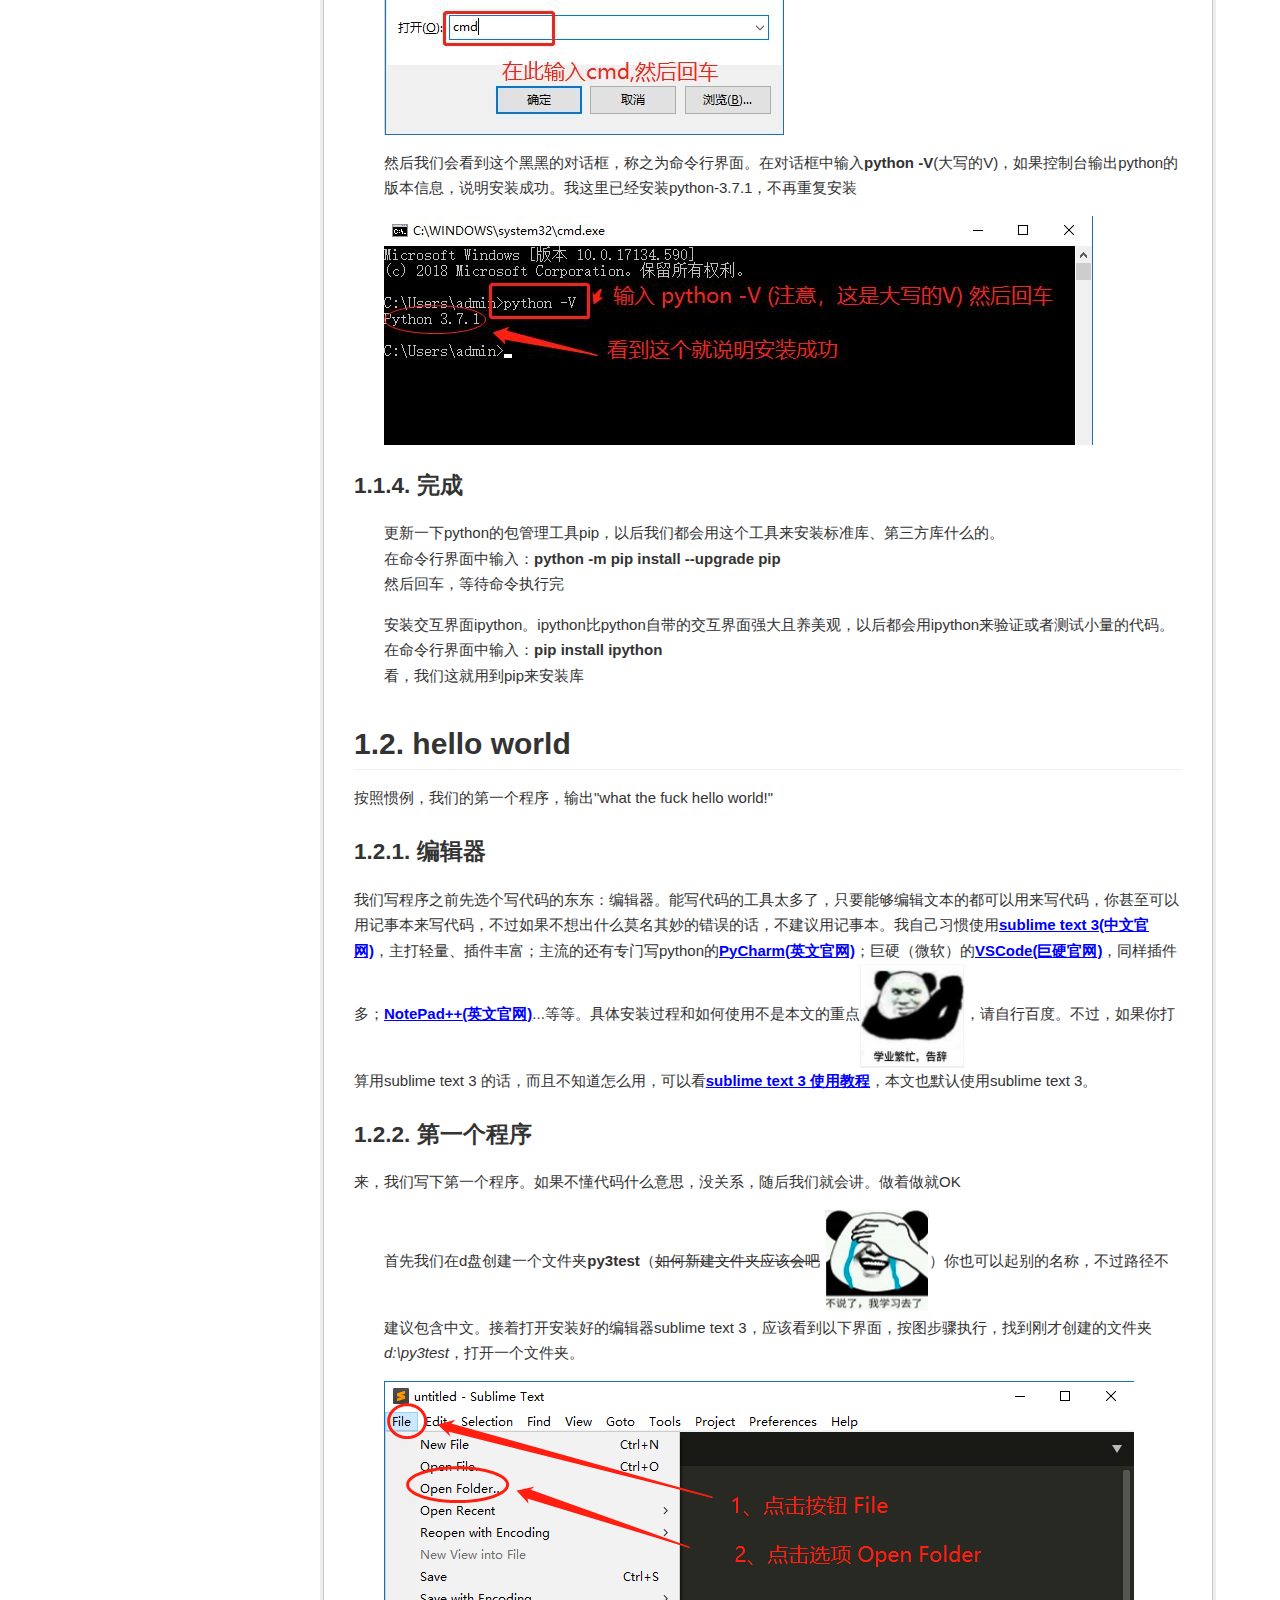
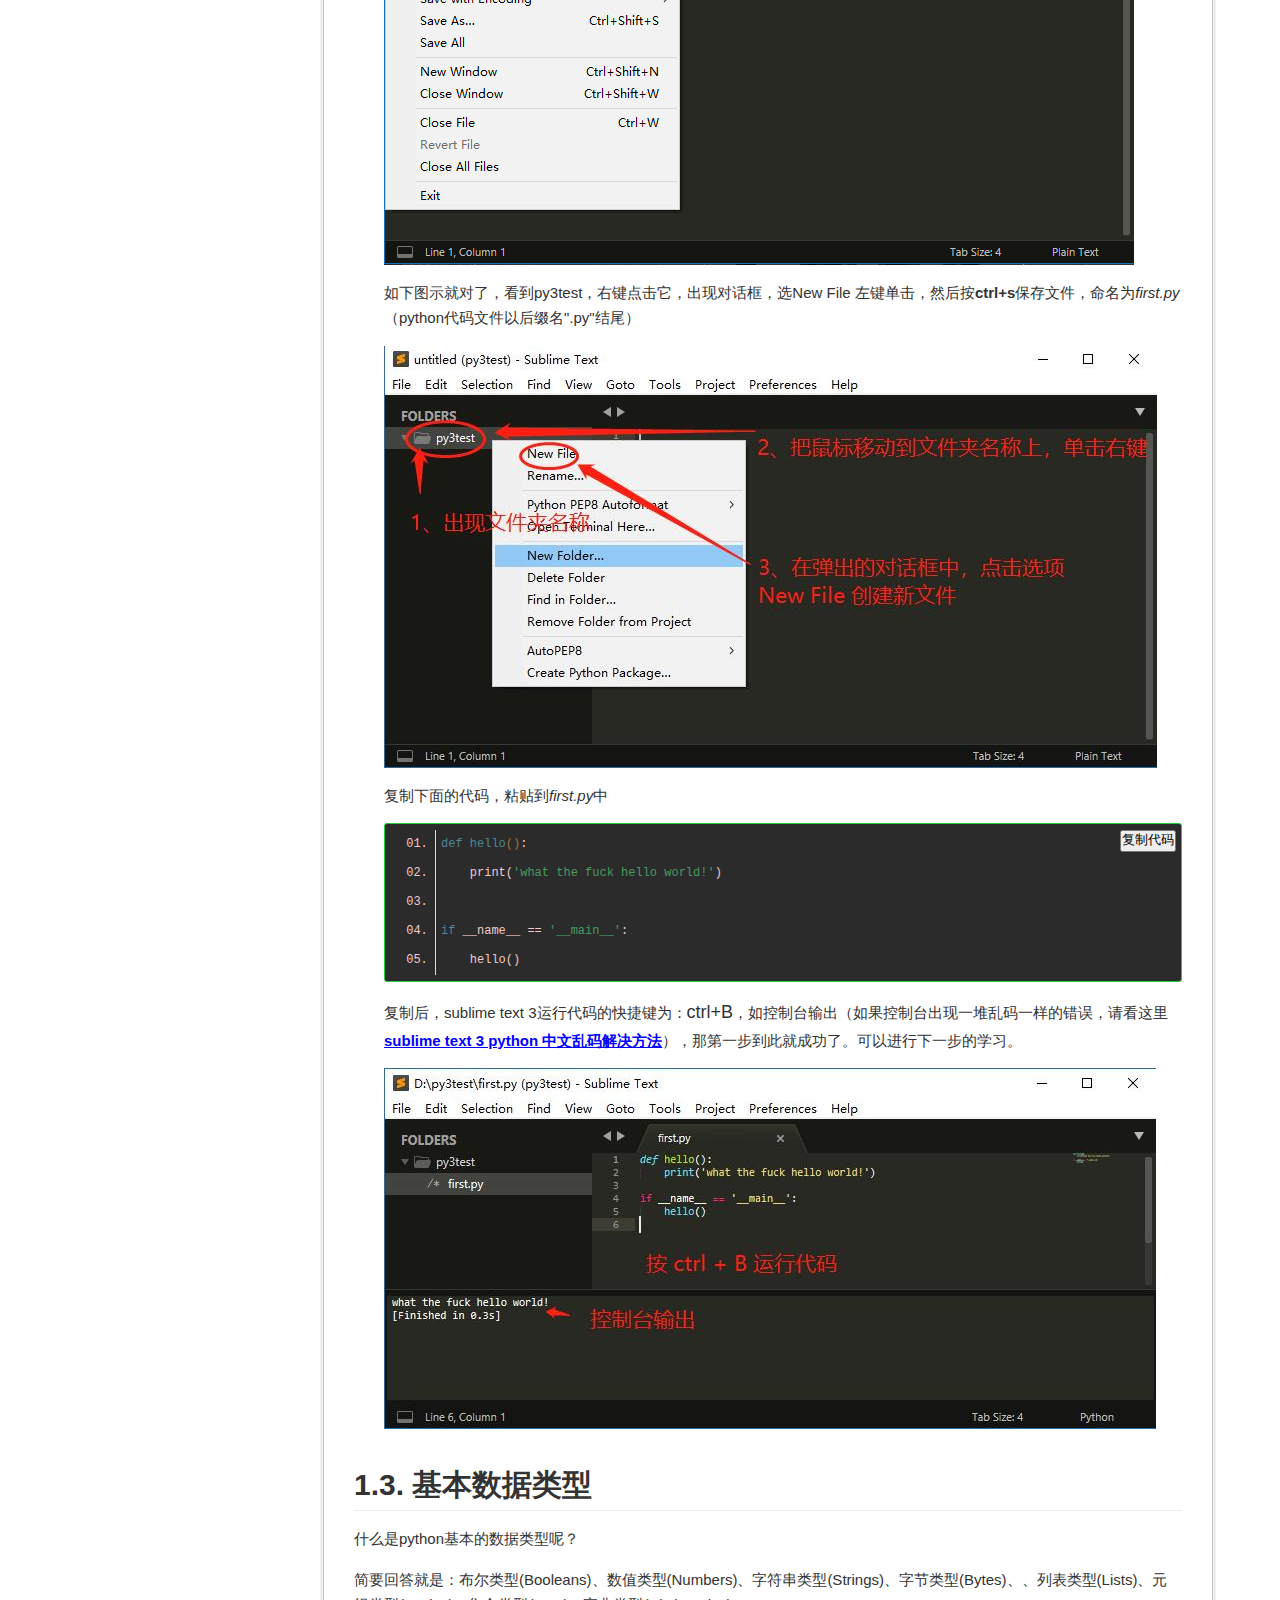
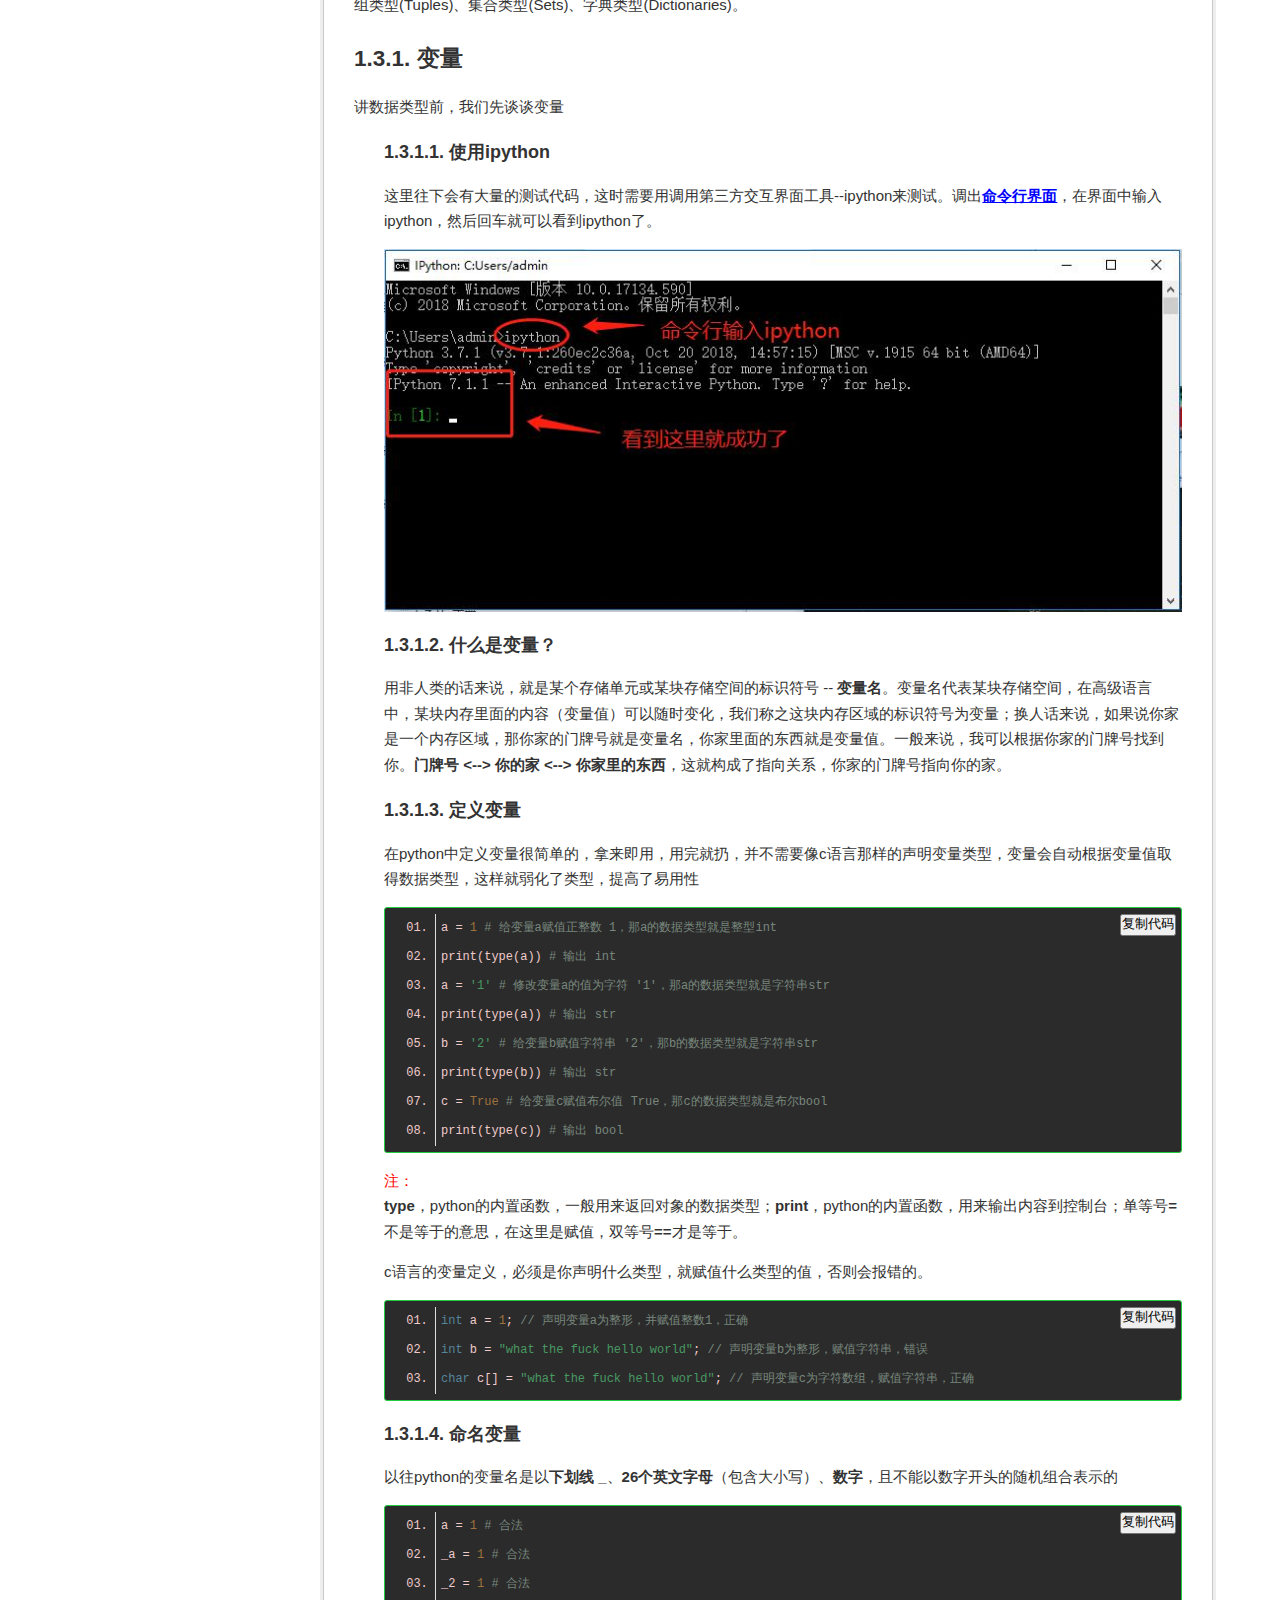
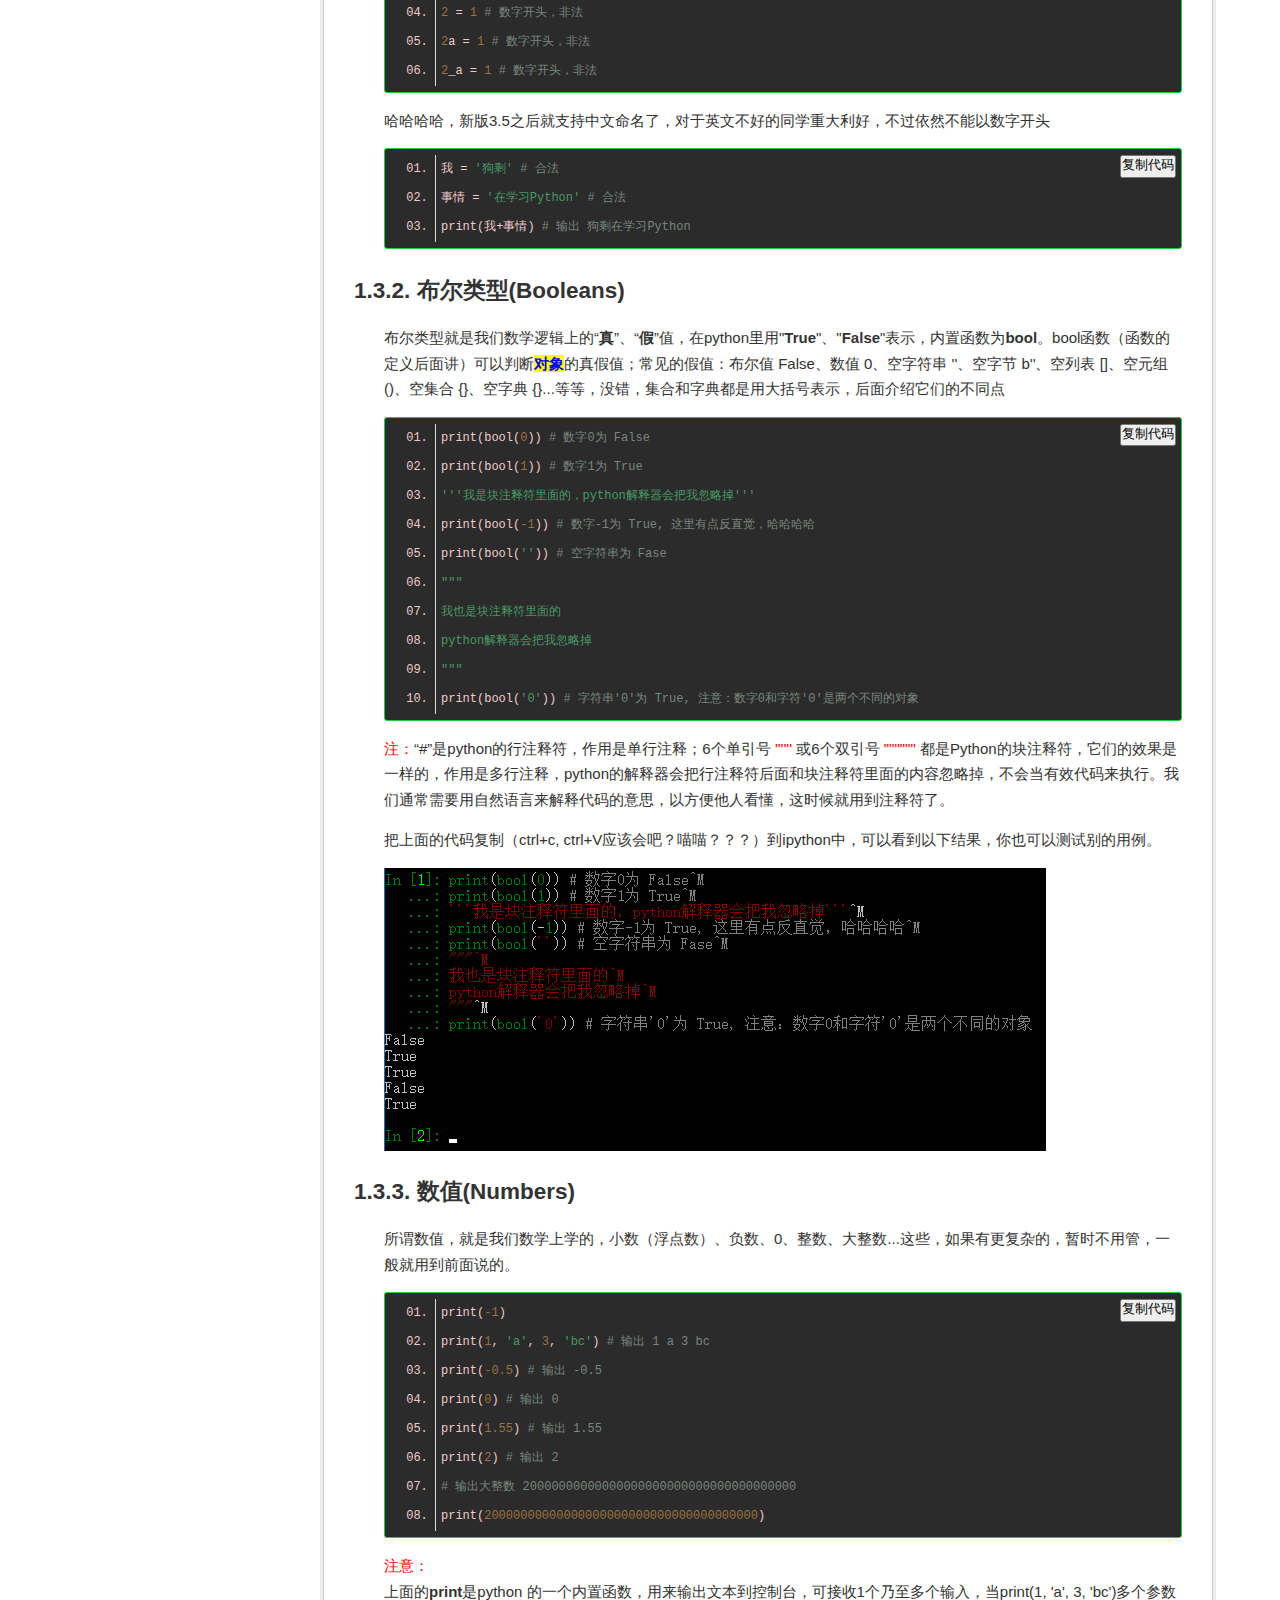
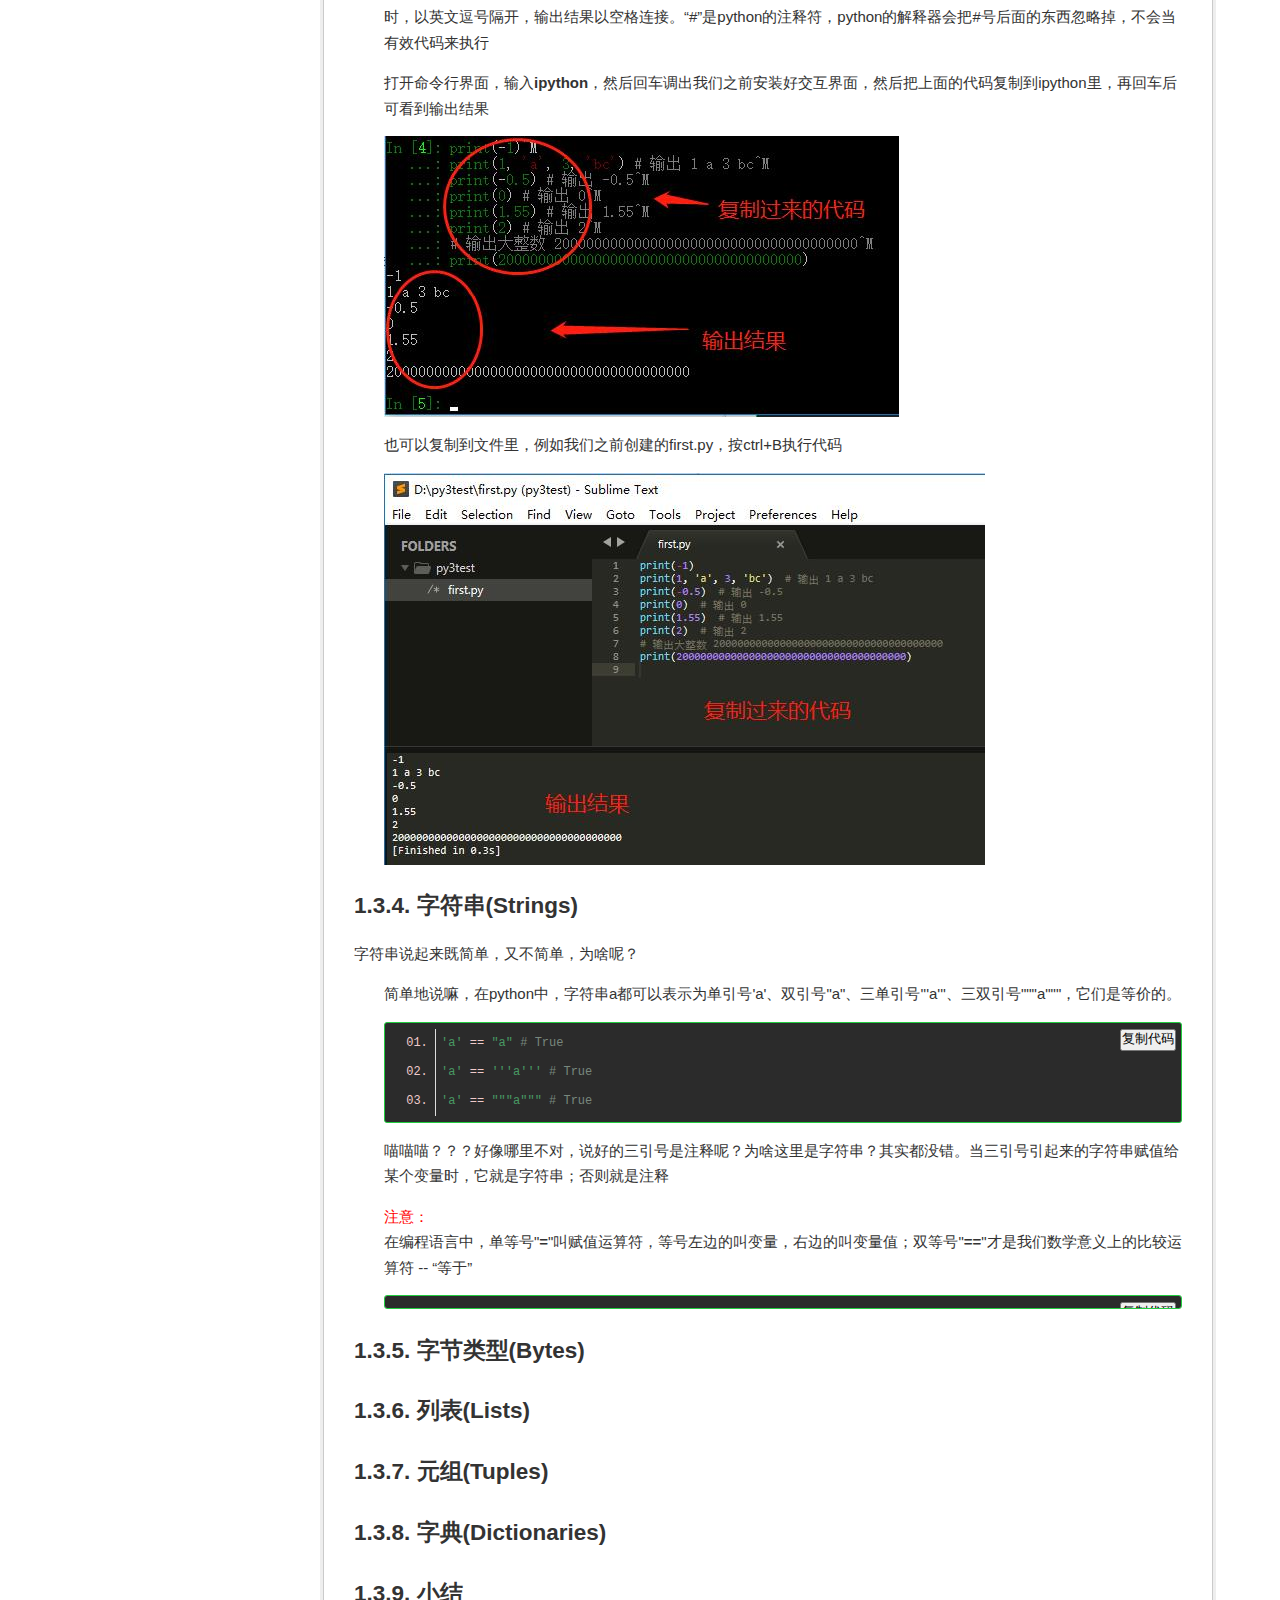
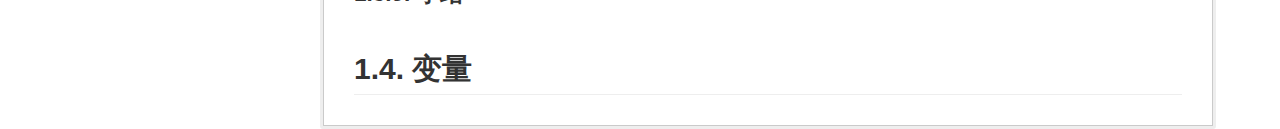
<file: python3.html>
<html>
	<head>
		<meta http-equiv="Content-Type" content="text/html; charset=UTF-8">
        <title>python 3 系列教程</title>
		<link rel="stylesheet" type="text/css" href="css/fuck1.css">
		<link rel="stylesheet" type="text/css" href="css/fuck2.css">
		<link rel="stylesheet" type="text/css" href="css/fuck3.css">
		<link rel="stylesheet" href="js/zTree_v3/css/zTreeStyle/zTreeStyle.css" type="text/css">
		<link rel="stylesheet" type="text/css" href="js/highlight/styles/atelier-savanna-dark.css">
		<link rel="stylesheet" type="text/css" href="js/layui/css/layui.css">
		<link rel="stylesheet" type="text/css" href="css/user.css">
	</head>
    <body>
	  	<div>
			<div style="width:30%;">
				<ul id="tree" class="ztree" style="width: 100%"></ul>
			</div>
	        <div id="readme" style="width:70%;margin-left:25%;">
	          	<article class="markdown-body">
					<h1 id="1">python 基础</h1>
					<p>python 是做什么的，我就不多累述了，百度一下就能大致知道python的用处的。python2.x估计快没戏了，除了维护旧项目，新项目都不建议用python2.x，我们直接从最新的版本python3.7.2开始吧。基础挺重要的，如果你是0基础的话，建议一步一步跟着教程学习。需悉心、静心、耐心的学习和不断地重复，切忌好高骛远，有好的根基才能从容。</p>
					<h2 id="102">环境搭建</h2>
					<p>我们不扯那么多乱七八糟的东西，Linux什么的先放一边，默认是0开始，windows 10(64位)开发环境</p>
					<h3 id="10201">下载</h3>
					<ul>
						<li><p>首先进入python的官网<a class="a" target="_blank" href="https://www.python.org/downloads/release/python-372/"> Python-3.7.2 </a>然后把网页拉到最后面，应该会看到下图一样的版本列表，我们选 window64位（x86-64代表64位，x86代表32位）的下载。下载路径什么的，随便选，不过不建议下载到C盘（否则你不久后会发现C盘不够用，手动狗头.jpg）。我自己的是下载到<i> D:\download</i>，然后安装到 <i>F:\python37</i></p><img src="images/001.jpg" alt="python 版本"></li>
					</ul>
					<h3 id="10202">安装</h3>
					<ul>
						<li><p>假设你已经把python下载到 <i>d:\download\python-3.7.2.exe</i> 那我们把它安装到 <i>f:\python37</i> 中吧，当然你也可以安装到别的地方，没什么特定要求。双击<b>python-3.7.2.exe</b>会弹出以下对话框，按图中步骤执行</p><img src="images/002.png"></li>
						<li><p>然后直接点击 <b>Next</b> 下一步</p><img src="images/003.jpg"></li>
						<li><p>把图中的安装地址修改为 <b>f:\python37</b> 然后点击install，等待安装完毕。</p><img src="images/004.jpg"></li>
					</ul>
					<h3 id="10203">测试</h3>
					<ul>
						<li><p>同时按照<b>win+r</b>键</p><img src="images/005.jpg"></li>
						<li><p>调出这个对话框</p><img src="images/006.jpg"></li>
						<li><p>然后我们会看到这个黑黑的对话框，称之为命令行界面。在对话框中输入<b>python -V</b>(大写的V)，如果控制台输出python的版本信息，说明安装成功。我这里已经安装python-3.7.1，不再重复安装</p><img src="images/007.jpg"></li>
					</ul>
					<h3 id="10204">完成</h3>
					<ul>
						<li><p>更新一下python的包管理工具pip，以后我们都会用这个工具来安装标准库、第三方库什么的。<br/>在命令行界面中输入：<b>python -m pip install --upgrade pip</b><br/>然后回车，等待命令执行完</p></li>
						<li><p>安装交互界面ipython。ipython比python自带的交互界面强大且养美观，以后都会用ipython来验证或者测试小量的代码。<br/>在命令行界面中输入：<b>pip install ipython</b><br/>看，我们这就用到pip来安装库</p></li>
					</ul>

					<h2 id="103">hello world</h2>
					<p>按照惯例，我们的第一个程序，输出"what the fuck hello world!"</p>
					<h3 id="10301">编辑器</h3>
					<p>我们写程序之前先选个写代码的东东：编辑器。能写代码的工具太多了，只要能够编辑文本的都可以用来写代码，你甚至可以用记事本来写代码，不过如果不想出什么莫名其妙的错误的话，不建议用记事本。我自己习惯使用<a class="a" href="http://www.sublimetextcn.com/">sublime text 3(中文官网)</a>，主打轻量、插件丰富；主流的还有专门写python的<a class="a" href="https://www.jetbrains.com/pycharm/">PyCharm(英文官网)</a>；巨硬（微软）的<a class="a" href="https://code.visualstudio.com/">VSCode(巨硬官网)</a>，同样插件多；<a class="a" href="https://notepad-plus-plus.org/">NotePad++(英文官网)</a>...等等。具体安装过程和如何使用不是本文的重点<img class="dt" src="images/gc.png">，请自行百度。不过，如果你打算用sublime text 3 的话，而且不知道怎么用，可以看<a class="a" href="https://www.jianshu.com/p/7f7894547cb4">sublime text 3 使用教程</a>，本文也默认使用sublime text 3。</p>
					<h3>第一个程序</h3>
					<p>来，我们写下第一个程序。如果不懂代码什么意思，没关系，随后我们就会讲。做着做就OK</p>
					<ul>
						<li><p>首先我们在d盘创建一个文件夹<b>py3test</b>（<del>如何新建文件夹应该会吧</del> <img class="dt" src="images/004.png">）你也可以起别的名称，不过路径不建议包含中文。接着打开安装好的编辑器sublime text 3，应该看到以下界面，按图步骤执行，找到刚才创建的文件夹<i>d:\py3test</i>，打开一个文件夹。</p><img src="images/003.png"></li>
						<li><p>如下图示就对了，看到py3test，右键点击它，出现对话框，选New File 左键单击，然后按<b>ctrl+s</b>保存文件，命名为<i>first.py</i>（python代码文件以后缀名".py"结尾）</p><img src="images/008.jpg"></li>
						<li><p>复制下面的代码，粘贴到<i>first.py</i>中<pre><code class="python">def hello():
    print('what the fuck hello world!')

if __name__ == '__main__':
    hello()</code></pre></p></li>
    					<li><p>复制后，sublime text 3运行代码的快捷键为：<big>ctrl+B</big>，如控制台输出（如果控制台出现一堆乱码一样的错误，请看这里<a class="a" href="https://www.cnblogs.com/dangkai/p/9366542.html">sublime text 3 python 中文乱码解决方法</a>），那第一步到此就成功了。可以进行下一步的学习。</p><img src="images/009.jpg"></li>
					</ul>
					<h2>基本数据类型</h2>
					<p>什么是python基本的数据类型呢？</p>
					<p>简要回答就是：布尔类型(Booleans)、数值类型(Numbers)、字符串类型(Strings)、字节类型(Bytes)、、列表类型(Lists)、元组类型(Tuples)、集合类型(Sets)、字典类型(Dictionaries)。</p>
					<h3>变量</h3>
					<p>讲数据类型前，我们先谈谈变量</p>
					<ul>
						<li><h4>使用ipython</h4></li>
						<li><p>这里往下会有大量的测试代码，这时需要用调用第三方交互界面工具--ipython来测试。调出<a class="a" href="#10203">命令行界面</a>，在界面中输入ipython，然后回车就可以看到ipython了。</p><img src="images/012.jpg"></li>
						<li><h4>什么是变量？</h4></li>
						<li><p>用非人类的话来说，就是某个存储单元或某块存储空间的标识符号 -- <b>变量名</b>。变量名代表某块存储空间，在高级语言中，某块内存里面的内容（变量值）可以随时变化，我们称之这块内存区域的标识符号为变量；换人话来说，如果说你家是一个内存区域，那你家的门牌号就是变量名，你家里面的东西就是变量值。一般来说，我可以根据你家的门牌号找到你。<b>门牌号 <--> 你的家 <--> 你家里的东西</b>，这就构成了指向关系，你家的门牌号指向你的家。</p></li>
						<li><h4>定义变量</h4></li>
						<li><p>在python中定义变量很简单的，拿来即用，用完就扔，并不需要像c语言那样的声明变量类型，变量会自动根据变量值取得数据类型，这样就弱化了类型，提高了易用性<pre><code class="python">a = 1 # 给变量a赋值正整数 1，那a的数据类型就是整型int
print(type(a)) # 输出 int
a = '1' # 修改变量a的值为字符 '1'，那a的数据类型就是字符串str
print(type(a)) # 输出 str
b = '2' # 给变量b赋值字符串 '2'，那b的数据类型就是字符串str
print(type(b)) # 输出 str
c = True # 给变量c赋值布尔值 True，那c的数据类型就是布尔bool
print(type(c)) # 输出 bool</code></pre></p></li>
						<li><p><font color="red">注：</font><br/><b>type</b>，python的内置函数，一般用来返回对象的数据类型；<b>print</b>，python的内置函数，用来输出内容到控制台；单等号<b>=</b>不是等于的意思，在这里是赋值，双等号<b>==</b>才是等于。</p></li>
						<li><p>c语言的变量定义，必须是你声明什么类型，就赋值什么类型的值，否则会报错的。<pre><code class="c">int a = 1; // 声明变量a为整形，并赋值整数1，正确
int b = "what the fuck hello world"; // 声明变量b为整形，赋值字符串，错误
char c[] = "what the fuck hello world"; // 声明变量c为字符数组，赋值字符串，正确</code></pre></p></li>
						<li><h4>命名变量</h4></li>
						<li><p>以往python的变量名是以<b>下划线 _</b>、<b>26个英文字母</b>（包含大小写）、<b>数字</b>，且不能以数字开头的随机组合表示的<pre><code class="python">a = 1 # 合法
_a = 1 # 合法
_2 = 1 # 合法
2 = 1 # 数字开头，非法
2a = 1 # 数字开头，非法
2_a = 1 # 数字开头，非法</code></pre>哈哈哈哈，新版3.5之后就支持中文命名了，对于英文不好的同学重大利好，不过依然不能以数字开头<pre><code class="python">我 = '狗剩' # 合法
事情 = '在学习Python' # 合法
print(我+事情) # 输出 狗剩在学习Python</code></pre></p></li>
					</ul>
					<h3>布尔类型(Booleans)</h3>
					<ul>
						<li><p>布尔类型就是我们数学逻辑上的“<b>真</b>”、“<b>假</b>”值，在python里用"<b>True</b>"、"<b>False</b>"表示，内置函数为<b>bool</b>。bool函数（函数的定义后面讲）可以判断<mark title="python里的一切皆对象，可以理解为在python代码里的所有东西">对象</mark>的真假值；常见的假值：布尔值 False、数值 0、空字符串 ''、空字节 b''、空列表 []、空元组 ()、空集合 {}、空字典 {}...等等，没错，集合和字典都是用大括号表示，后面介绍它们的不同点</p></li>
						<li><p><pre><code>print(bool(0)) # 数字0为 False
print(bool(1)) # 数字1为 True
'''我是块注释符里面的，python解释器会把我忽略掉'''
print(bool(-1)) # 数字-1为 True, 这里有点反直觉，哈哈哈哈
print(bool('')) # 空字符串为 Fase
"""
我也是块注释符里面的
python解释器会把我忽略掉
"""
print(bool('0')) # 字符串'0'为 True, 注意：数字0和字符'0'是两个不同的对象</code></pre></p></li>
						<li><p><font color="red">注：</font>“#”是python的行注释符，作用是单行注释；6个单引号 <font color="red">''''''</font> 或6个双引号 <font color="red">""""""</font> 都是Python的块注释符，它们的效果是一样的，作用是多行注释，python的解释器会把行注释符后面和块注释符里面的内容忽略掉，不会当有效代码来执行。我们通常需要用自然语言来解释代码的意思，以方便他人看懂，这时候就用到注释符了。</p></li>
						<li><p>把上面的代码复制（ctrl+c, ctrl+V应该会吧？喵喵？？？）到ipython中，可以看到以下结果，你也可以测试别的用例。</p><img src="images/006.png"></li>
					</ul>
					<h3>数值(Numbers)</h3>
					<ul>
						<li><p>所谓数值，就是我们数学上学的，小数（浮点数）、负数、0、整数、大整数...这些，如果有更复杂的，暂时不用管，一般就用到前面说的。</p>
							<pre><code class="python">print(-1)
print(1, 'a', 3, 'bc') # 输出 1 a 3 bc
print(-0.5) # 输出 -0.5
print(0) # 输出 0
print(1.55) # 输出 1.55
print(2) # 输出 2
# 输出大整数 20000000000000000000000000000000000000
print(20000000000000000000000000000000000000)</code></pre></li>
						<li><p><font color="red">注意：</font><br/>上面的<b>print</b>是python 的一个内置函数，用来输出文本到控制台，可接收1个乃至多个输入，当print(1, 'a', 3, 'bc')多个参数时，以英文逗号隔开，输出结果以空格连接。“#”是python的注释符，python的解释器会把#号后面的东西忽略掉，不会当有效代码来执行</p></li>
						<li><p>打开命令行界面，输入<b>ipython</b>，然后回车调出我们之前安装好交互界面，然后把上面的代码复制到ipython里，再回车后可看到输出结果</p><img src="images/010.jpg"></li>
						<li><p>也可以复制到文件里，例如我们之前创建的first.py，按ctrl+B执行代码</p><img src="images/011.jpg"></li>
					</ul>
					<h3>字符串(Strings)</h3>
					<p>字符串说起来既简单，又不简单，为啥呢？</p>
					<ul>
						<li><p>简单地说嘛，在python中，字符串a都可以表示为单引号'a'、双引号"a"、三单引号'''a'''、三双引号"""a"""，它们是等价的。<pre><code class="python">'a' == "a" # True
'a' == '''a''' # True
'a' == """a""" # True</code></pre>喵喵喵？？？好像哪里不对，说好的三引号是注释呢？为啥这里是字符串？其实都没错。当三引号引起来的字符串赋值给某个变量时，它就是字符串；否则就是注释</p></li>
						<li><p><font color="red">注意：</font><br/>在编程语言中，单等号"<b>=</b>"叫赋值运算符，等号左边的叫变量，右边的叫变量值；双等号"<b>==</b>"才是我们数学意义上的比较运算符 -- “等于”<pre></pre></p></li>
					</ul>
					<h3>字节类型(Bytes)</h3>
					<h3>列表(Lists)</h3>
					<h3>元组(Tuples)</h3>
					<h3>字典(Dictionaries)</h3>
					<h3>小结</h3>
					<h2>变量</h2>
	          	</article>
	        </div>
		</div>
		<script src="js/jquery-3.1.0.min.js"></script>
		<script src="js/zTree_v3/js/jquery.ztree.all.min.js"></script>
		<script src="js/highlight/highlight.pack.js"></script>
		<script src="js/ztree_toc.min.js"></script>
		<script src="js/layui/layui.all.js"></script>
		<script src="js/user.js"></script>
	</body>
</html>
</file>
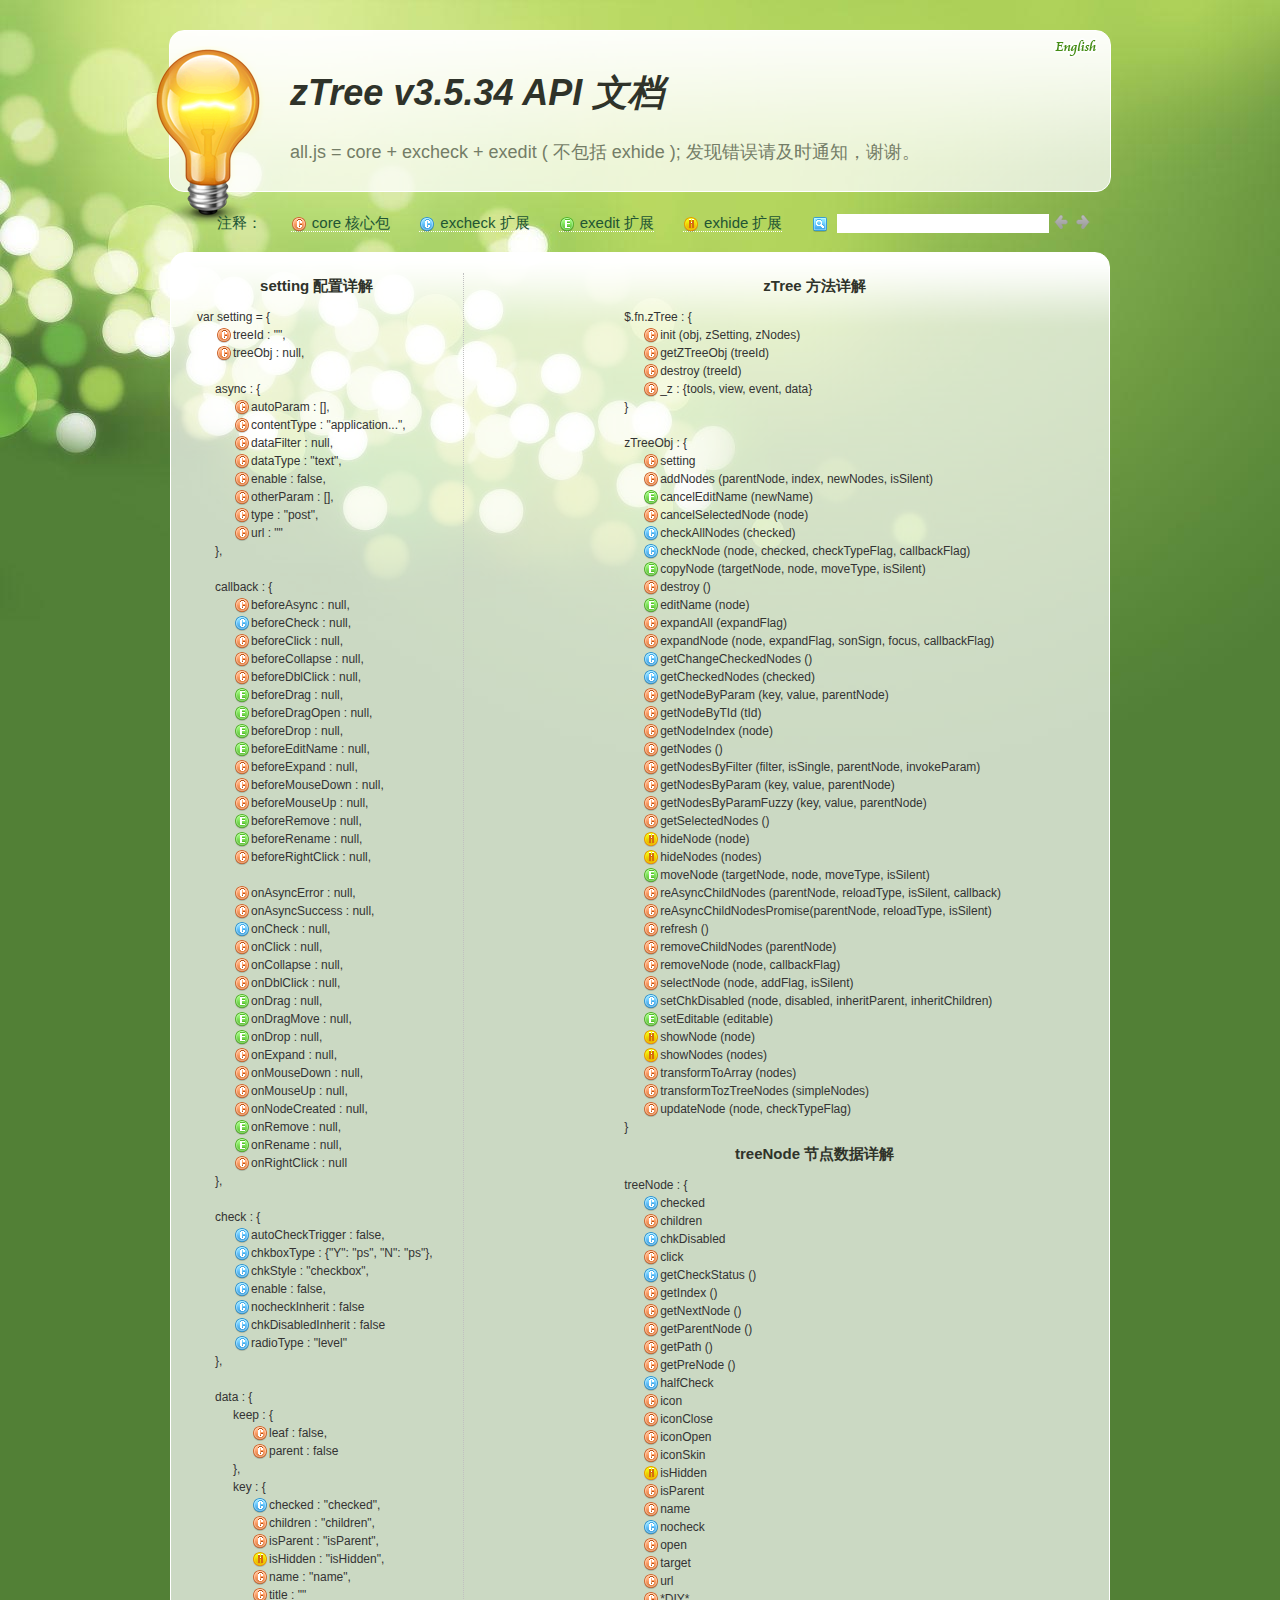
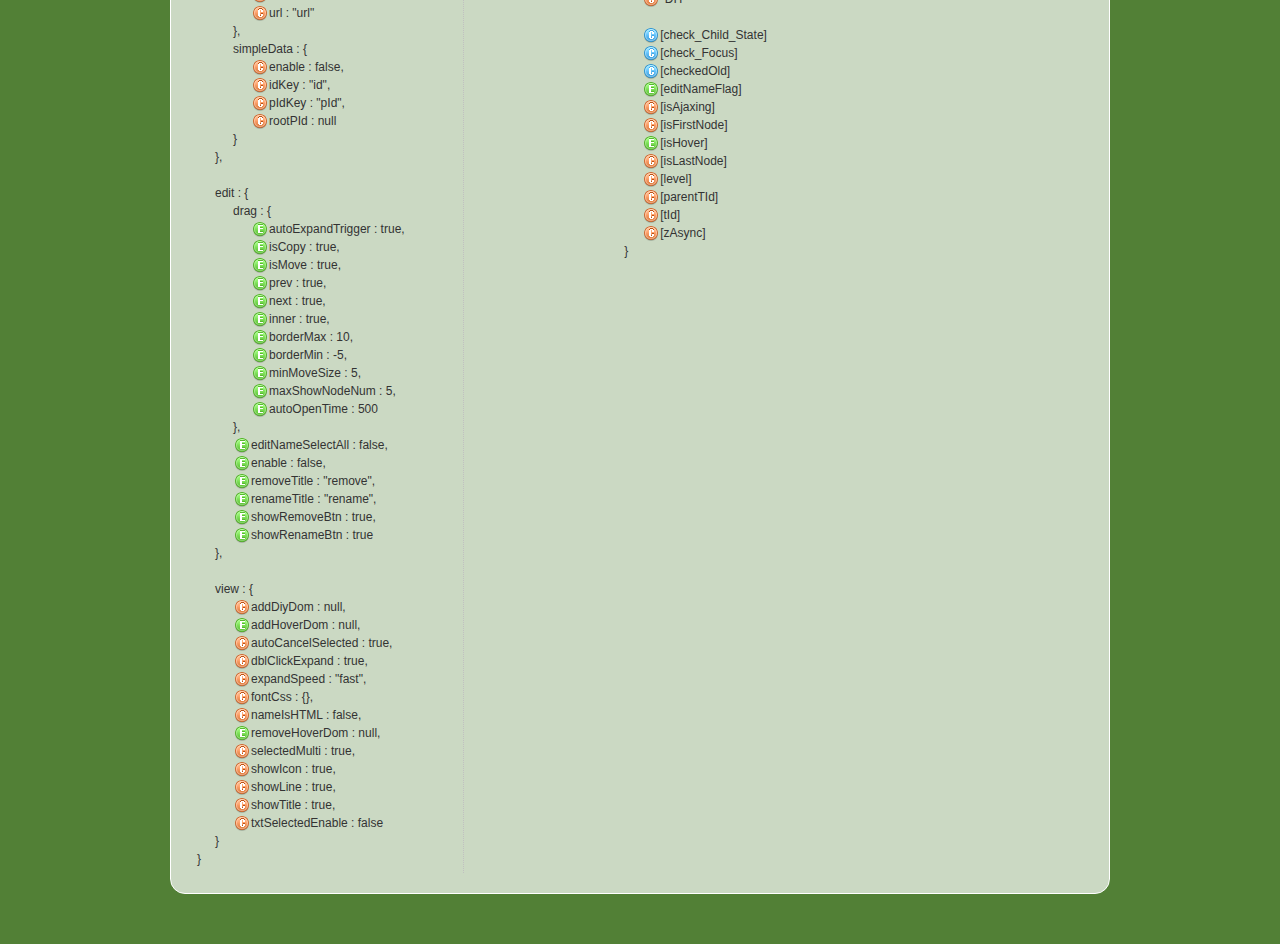
<file: js/zTree_v3/api/API_cn.html>
<!DOCTYPE html>
<html>
	<head>
		<meta http-equiv="Content-Type" content="text/html; charset=UTF-8">
		<title>API 文档 [zTree --  jQuery 树插件]</title>
		<link rel="stylesheet" href="apiCss/common.css" type="text/css">
		<link rel='stylesheet' href='apiCss/zTreeStyleForApi.css' type='text/css'>
		<script type="text/javascript">
			var ie = (function(){
				var undef,
				v = 3,
				div = document.createElement('div'),
				all = div.getElementsByTagName('i');
				while (
				div.innerHTML = '<!--[if gt IE ' + (++v) + ']><i></i><![endif]-->',
				all[0]
			);
				return v > 4 ? v : undef;
			}()), ie6 = (ie === 6),
			path = window.location.pathname.replace(/.*\/([^\/\.]*)\..*/g,"$1"),
			langLib = [];
			ie = ie<9;
			if(ie) {
				document.write('<link rel="stylesheet" href="apiCss/common_ie6.css" type="text/css">');
			}
			var lang = "cn",
			ajaxMsg = "如果你使用的是 Chrome 浏览器，那么请把 API 文档发布到 web 服务目录下访问。\n\n（Chrome 浏览器不支持本地 ajax 访问, 即：file://）";

		</script>
	</head>
	<body>
		<div id="header_wrap" class="header_wrap" style="padding-top: 30px;">
			<div id="header" class="header round">
				<div class="light-bulb" alt=""></div>
				<div class="ieSuggest">浏览本网站建议您使用 Chrome、FireFox、Opera、IE9 等浏览器（只要不是 IE6 7 8 就行）, 速度会更快，画面会更炫！</div>
				<div class="google_plus"><g:plusone></g:plusone></div>
				<div class="header-text">
					<h1><em>zTree v3.5.34 API 文档</em></h1><p></p>
					<p>all.js = core + excheck + exedit ( 不包括 exhide ); 发现错误请及时通知，谢谢。</p>
				</div>
				<ul class="shortcuts language" style="top:0;">
					<li><a href="API_en.html" onclick="window.location.href='API_en.html'"><button class="ico en" title="英文版" type="button"></button><span class=""></span></a></li>
				</ul>
			</div>
		</div>
		<div id="content_wrap" class="content_wrap">
			<div id="content" class="content">
				<div class="nav_section">
					<ul>
						<li class="first">注释：</li>
						<li><button class="ico16 z_core" onfocus="this.blur();"></button><span>core 核心包</span></li>
						<li><button class="ico16 z_check" onfocus="this.blur();"></button><span>excheck 扩展</span></li>
						<li><button class="ico16 z_edit" onfocus="this.blur();"></button><span>exedit 扩展</span></li>
						<li><button class="ico16 z_hide" onfocus="this.blur();"></button><span>exhide 扩展</span></li>
						<li class="noline">
							<button class="ico16 z_search" onfocus="this.blur();" title="Enter 以及 左、右键可以快速定位查找结果"></button>
							<input type="text" class="searchKey search empty" value=""><input type="text" class="searchResult search" value="">
							<button class="ico16 searchPrev disabled" onfocus="this.blur();" title="Enter 以及 左、右键可以快速定位查找结果"></button><button class="ico16 searchNext disabled" onfocus="this.blur();" title="Enter 以及 左、右键可以快速定位查找结果"></button>
						</li>
					</ul>
				</div>

				<div id="contentBox" class="contentBox round clearfix">
					<div id="apiContent" class="apiContent">
						<div id="api_setting" class="api_setting left">
							<ul class="api_content_title"><li>setting 配置详解</li></ul>
							<ul id="settingTree" class="ztree"></ul>
						</div>
						<div id="api_function" class="api_function right">
							<ul class="api_content_title"><li>zTree 方法详解</li></ul>
							<ul id="functionTree" class="ztree"></ul>
							<ul class="api_content_title"><li>treeNode 节点数据详解</li></ul>
							<ul id="treenodeTree" class="ztree"></ul>
						</div>
					</div>
				</div>
				<div class="clear"></div>
			</div>
		</div>

		<!-- overlayed -->
		<div id="overlayDiv" class="baby_overlay">
			<div id="overlayContent" class="content round clearfix">
				<div class="overlaySearch">
					<button class="ico16 z_search" onfocus="this.blur();" title="Enter 以及 左、右键可以快速定位查找结果"></button>
					<input type="text" class="searchKey search empty" value=""><input type="text" class="searchResult search" value="">
					<button class="ico16 searchPrev disabled" onfocus="this.blur();" title="Enter 以及 左、右键可以快速定位查找结果"></button><button class="ico16 searchNext disabled" onfocus="this.blur();" title="Enter 以及 左、右键可以快速定位查找结果"></button>
				</div>
				<a id="overlayDivCloseBtn" class="close"></a>
				<div id="overlayDetailDiv" class="details"></div>
			</div>
			<div id="overlayDivArrow" class="baby_overlay_arrow"></div>
		</div>
		<script type="text/javascript" src="apiCss/jquery-1.6.2.min.js"></script>
		<script type='text/javascript' src='apiCss/jquery.ztree.core.js'></script>
		<script type='text/javascript' src='apiCss/api.js'></script>
		<script type="text/javascript">
			$(document).ready(function(){
				apiContent._init();
			});
		</script>
	</body>
</html>
</file>
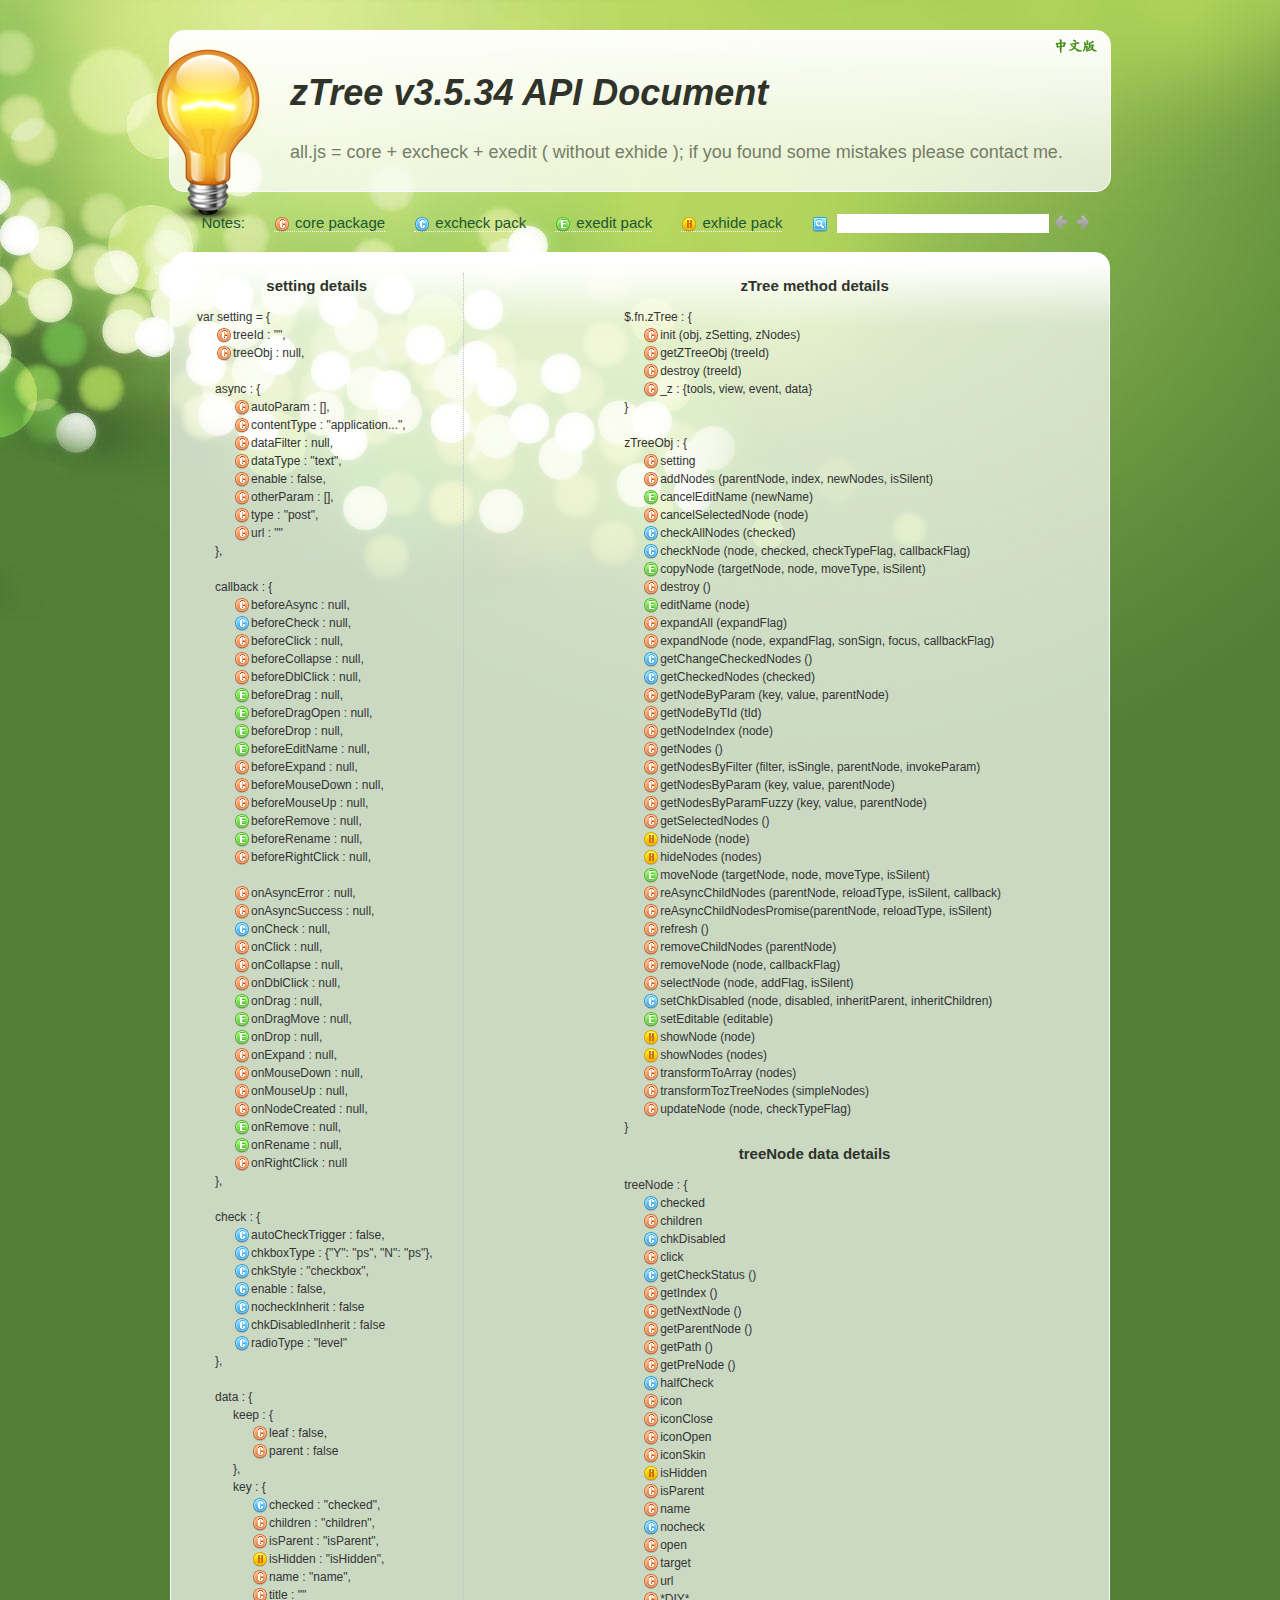
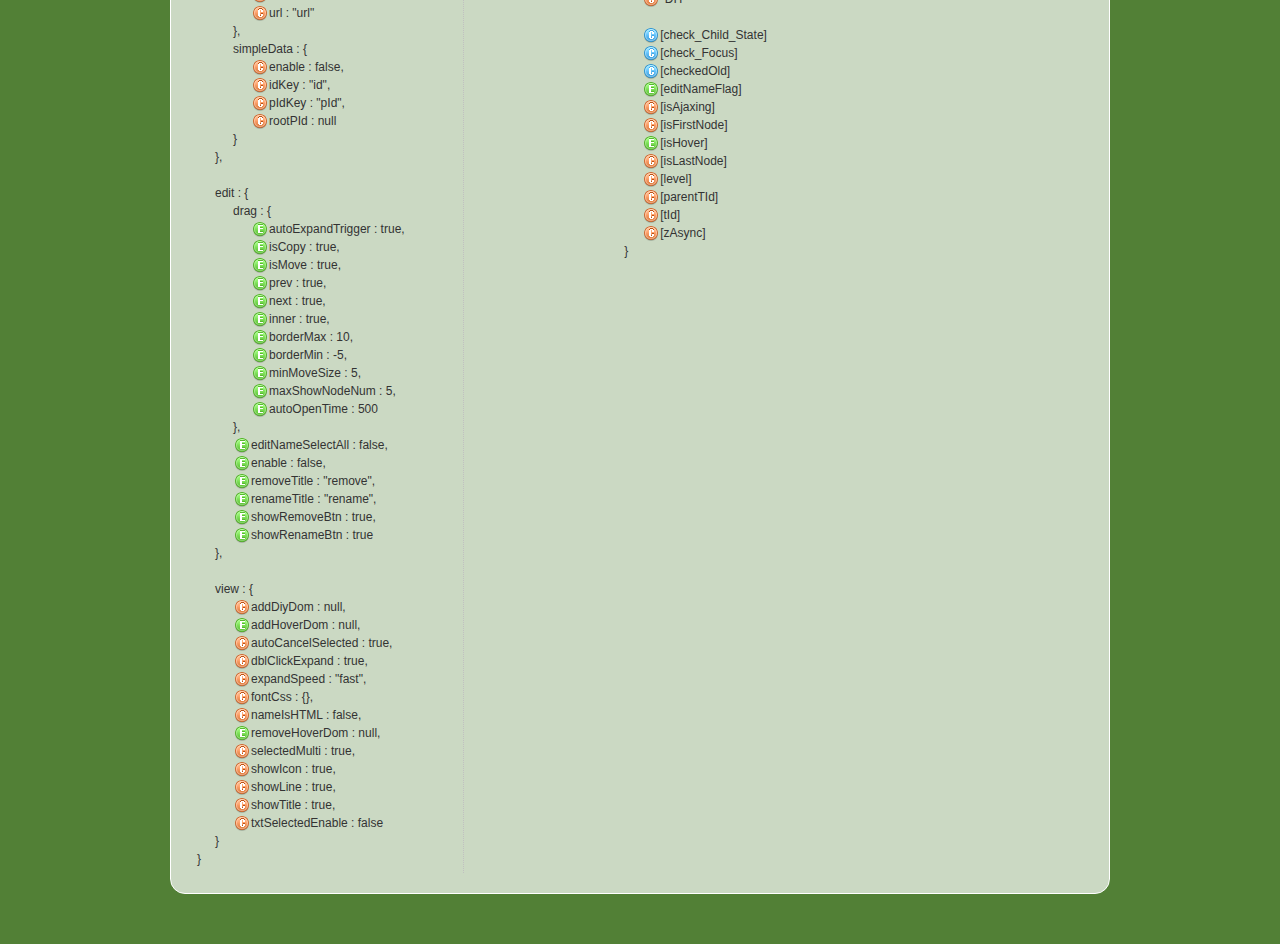
<file: js/zTree_v3/api/API_en.html>
<!DOCTYPE html>
<html>
	<head>
		<meta http-equiv="Content-Type" content="text/html; charset=UTF-8">
		<title>API Document [zTree -- jQuery tree plug-ins.]</title>
		<link rel="stylesheet" href="apiCss/common.css" type="text/css">
		<link rel='stylesheet' href='apiCss/zTreeStyleForApi.css' type='text/css'>
		<script type="text/javascript">
			var ie = (function(){
				var undef,
				v = 3,
				div = document.createElement('div'),
				all = div.getElementsByTagName('i');
				while (
				div.innerHTML = '<!--[if gt IE ' + (++v) + ']><i></i><![endif]-->',
				all[0]
			);
				return v > 4 ? v : undef;
			}()), ie6 = (ie === 6),
			path = window.location.pathname.replace(/.*\/([^\/\.]*)\..*/g,"$1"),
			langLib = [];
			ie = ie<9;
			if(ie) {
				document.write('<link rel="stylesheet" href="apiCss/common_ie6.css" type="text/css">');
			}
			var lang = "en",
			ajaxMsg = "If you use chrome browser, please copy the API files to local webserver. \n\n( because chrome browser can't allow AJAX access to 'file://' )";
		</script>
	</head>
	<body>
		<div id="header_wrap" class="header_wrap" style="padding-top: 30px;">
			<div id="header" class="header round">
				<div class="light-bulb" alt=""></div>
				<div class="ieSuggest">If you use the Chrome / FireFox / Opera / IE9 browser will be even more dazzling effect!</div>
				<div class="google_plus"><g:plusone></g:plusone></div>
				<div class="header-text">
					<h1><em>zTree v3.5.34 API Document</em></h1><p></p>
					<p>all.js = core + excheck + exedit ( without exhide ); if you found some mistakes please contact me.</p>
				</div>
				<ul class="shortcuts language" style="top:0;">
					<li><a href="API_cn.html" onclick="window.location.href='API_cn.html'"><button class="ico cn" title="Chinese" type="button"></button><span class=""></span></a></li>
				</ul>
			</div>
		</div>
		<div id="content_wrap" class="content_wrap">
			<div id="content" class="content">
				<div class="nav_section">
					<ul>
						<li class="first">Notes: </li>
						<li><button class="ico16 z_core" onfocus="this.blur();"></button><span>core package</span></li>
						<li><button class="ico16 z_check" onfocus="this.blur();"></button><span>excheck pack</span></li>
						<li><button class="ico16 z_edit" onfocus="this.blur();"></button><span>exedit pack</span></li>
						<li><button class="ico16 z_hide" onfocus="this.blur();"></button><span>exhide pack</span></li>
						<li class="noline">
							<button class="ico16 z_search" onfocus="this.blur();" title="'Enter', 'left' and 'right' key can locate the search results quickly."></button>
							<input type="text" class="searchKey search empty" value=""><input type="text" class="searchResult search" value="">
							<button class="ico16 searchPrev disabled" onfocus="this.blur();" title="'Enter', 'left' and 'right' key can locate the search results quickly."></button><button class="ico16 searchNext disabled" onfocus="this.blur();" title="'Enter', 'left' and 'right' key can locate the search results quickly."></button>
						</li>
					</ul>
				</div>

				<div id="contentBox" class="contentBox round clearfix">
					<div id="apiContent" class="apiContent">
						<div id="api_setting" class="api_setting left">
							<ul class="api_content_title"><li>setting details</li></ul>
							<ul id="settingTree" class="ztree"></ul>
						</div>
						<div id="api_function" class="api_function right">
							<ul class="api_content_title"><li>zTree method details</li></ul>
							<ul id="functionTree" class="ztree"></ul>
							<ul class="api_content_title"><li>treeNode data details</li></ul>
							<ul id="treenodeTree" class="ztree"></ul>
						</div>
					</div>
				</div>
				<div class="clear"></div>
			</div>
		</div>

		<!-- overlayed -->
		<div id="overlayDiv" class="baby_overlay">
			<div id="overlayContent" class="content round clearfix">
				<div class="overlaySearch">
					<button class="ico16 z_search" onfocus="this.blur();" title="'Enter', 'left' and 'right' key can locate the search results quickly."></button>
					<input type="text" class="searchKey search empty" value=""><input type="text" class="searchResult search" value="">
					<button class="ico16 searchPrev disabled" onfocus="this.blur();" title="'Enter', 'left' and 'right' key can locate the search results quickly."></button><button class="ico16 searchNext disabled" onfocus="this.blur();" title="'Enter', 'left' and 'right' key can locate the search results quickly."></button>
				</div>
				<a id="overlayDivCloseBtn" class="close"></a>
				<div id="overlayDetailDiv" class="details"></div>
			</div>
			<div id="overlayDivArrow" class="baby_overlay_arrow"></div>
		</div>
		<script type="text/javascript" src="apiCss/jquery-1.6.2.min.js"></script>
		<script type='text/javascript' src='apiCss/jquery.ztree.core.js'></script>
		<script type='text/javascript' src='apiCss/api.js'></script>
		<script type="text/javascript">
			$(document).ready(function(){
				apiContent._init();
			});
		</script>
	</body>
</html>
</file>
<file: css/fuck1.css>
@charset "UTF-8";.container {
    width: 980px;
    margin-left: auto;
    margin-right: auto;
    -moz-box-sizing: border-box;
    box-sizing: border-box
}

.container:before,.container:after {
    content: " ";
    display: table
}

.container:after {
    clear: both
}

.wider .container {
    width: 960px
}

#site-container>.container:first-child {
    margin-top: 20px
}

.column-main,.column-sec {
    float: left
}

.column-main+.column-sec,.column-sec+.column-main {
    margin-left: 20px
}

.column-main {
    width: 740px
}

.column-sec {
    width: 220px
}

.columns:before,.columns:after {
    content: " ";
    display: table
}

.columns:after {
    clear: both
}

.columns.typical .main {
    float: left;
    width: 620px
}

.columns.typical .sidebar {
    float: right;
    width: 330px
}

.columns.typical.compact-sidebar .main {
    width: 650px
}

.columns.typical.compact-sidebar .sidebar {
    width: 230px
}

.columns.dashcols .main {
    float: left;
    width: 620px
}

.columns.dashcols .sidebar {
    float: right;
    width: 337px
}

.columns.equacols .column {
    width: 470px;
    float: left
}

.columns.equacols .secondary {
    float: right
}

.columns.equacols.bordered {
    border-top: 1px solid #ddd;
    border-bottom: 1px solid #ddd;
    background: url("/images/modules/global/column_separator.gif?3736594c") 50% 0 repeat-y
}

.contactcols .first {
    float: left;
    width: 620px
}

.contactcols .last {
    float: right;
    width: 320px
}

.columns.hooks .sidebar {
    float: left;
    width: 210px
}

.columns.hooks .main {
    float: right;
    width: 470px
}

.columns.browser {
    position: relative
}

.columns.browser .sidebar {
    float: left;
    width: 220px;
    padding: 0
}

.columns.browser .sidebar .button {
    text-align: center;
    display: block
}

.columns.browser .sidebar h3:first-child {
    margin-top: 0
}

.columns.browser .main {
    margin-left: 240px;
    padding: 0;
    float: none
}

.columns.browser.right-sidebar .main {
    margin-left: 0;
    margin-right: 240px
}

.columns.browser.right-sidebar .sidebar {
    float: right
}

.columns.content-left .main {
    float: left;
    width: 730px
}

.columns.content-left .sidebar {
    float: right;
    width: 240px
}

.columns.fourcols .column {
    float: left;
    margin-left: 20px;
    width: 215px
}

.columns.fourcols .column.leftmost {
    margin-left: 0
}

.wider .columns.content-left .main {
    float: left;
    width: 670px
}

.wider .columns.content-left .sidebar {
    float: right;
    width: 248px
}

.wider .feature-content {
    padding: 0 5px
}

.wider .columns.equacols .first {
    float: left;
    width: 460px
}

.wider .columns.equacols .last {
    float: right;
    width: 460px
}

.wider .columns.threecols .column {
    float: left;
    width: 300px;
    margin-left: 24px
}

.wider .columns.threecols .column.first {
    margin-left: 0
}

.content-sec,.content-main {
    position: relative;
    float: left
}

.content-sec {
    width: 200px
}

.content-main {
    width: 720px;
    margin-left: 60px
}

/*! normalize.css v2.1.2 | MIT License | git.io/normalize */
article,aside,details,figcaption,figure,footer,header,hgroup,main,nav,section,summary {
    display: block
}

audio,canvas,video {
    display: inline-block
}

audio:not([controls]) {
    display: none;
    height: 0
}

[hidden] {
    display: none
}

html {
    font-family: sans-serif;
    -ms-text-size-adjust: 100%;
    -webkit-text-size-adjust: 100%
}

body {
    margin: 0
}

a:focus {
    outline: thin dotted
}

a:active,a:hover {
    outline: 0
}

h1 {
    font-size: 2em;
    margin: 0.67em 0
}

abbr[title] {
    border-bottom: 1px dotted
}

b,strong {
    font-weight: bold
}

dfn {
    font-style: italic
}

hr {
    -moz-box-sizing: content-box;
    box-sizing: content-box;
    height: 0
}

mark {
    background: #ff0;
    color: #000
}

code,kbd,pre,samp {
    font-family: monospace, serif;
    font-size: 1em
}

q {
    quotes: "\201C" "\201D" "\2018" "\2019"
}

small {
    font-size: 80%
}

sub,sup {
    font-size: 75%;
    line-height: 0;
    position: relative;
    vertical-align: baseline
}

sup {
    top: -0.5em
}

sub {
    bottom: -0.25em
}

img {
    border: 0
}

svg:not(:root) {
    overflow: hidden
}

figure {
    margin: 0
}

fieldset {
    border: 1px solid #c0c0c0;
    margin: 0 2px;
    padding: 0.35em 0.625em 0.75em
}

legend {
    border: 0;
    padding: 0
}

button,input,select,textarea {
    font-family: inherit;
    font-size: 100%;
    margin: 0
}

button,input {
    line-height: normal
}

button,select {
    text-transform: none
}

button,html input[type="button"],input[type="reset"],input[type="submit"] {
    -webkit-appearance: button;
    cursor: pointer
}

button[disabled],html input[disabled] {
    cursor: default
}

input[type="checkbox"],input[type="radio"] {
    box-sizing: border-box;
    padding: 0
}

input[type="search"] {
    -webkit-appearance: textfield;
    -moz-box-sizing: content-box;
    -webkit-box-sizing: content-box;
    box-sizing: content-box
}

input[type="search"]::-webkit-search-cancel-button,input[type="search"]::-webkit-search-decoration {
    -webkit-appearance: none
}

button::-moz-focus-inner,input::-moz-focus-inner {
    border: 0;
    padding: 0
}

textarea {
    overflow: auto;
    vertical-align: top
}

table {
    border-collapse: collapse;
    border-spacing: 0
}

h1,h2,h3,h4,h5,h6 {
    margin-top: 15px;
    margin-bottom: 15px;
    line-height: 1.1
}

h1 {
    font-size: 30px
}

h2 {
    font-size: 21px
}

h3 {
    font-size: 16px
}

h4 {
    font-size: 14px
}

h5 {
    font-size: 12px
}

h6 {
    font-size: 11px
}

small {
    font-size: 90%
}

blockquote {
    margin: 0
}

.lead {
    margin-bottom: 30px;
    font-size: 20px;
    font-weight: 300;
    color: #555
}

.text-muted {
    color: #999
}

ul,ol {
    padding: 0;
    margin-top: 0;
    margin-bottom: 0
}

dd {
    margin-left: 0
}

tt,code,pre {
    font-family: Consolas, "Liberation Mono", Courier, monospace;
    font-size: 12px
}

pre {
    margin-top: 0;
    margin-bottom: 0
}

.user-mention,.team-mention {
    font-weight: bold;
    color: #333
}

a.book {
    display: inline-block;
    margin-left: -2px;
    padding: 0 5px 5px 0;
    background: url("/images/modules/books/background-effect.gif?cb963d14") 0 0 no-repeat
}

a.book>img {
    width: 100px;
    height: 130px;
    box-shadow: inset 1px 1px 0 rgba(0,0,0,0.1)
}

.callout {
    margin: 15px 0;
    padding: 10px;
    font-size: 13px;
    color: #8d8d6d;
    background: #fffef1;
    border: 1px solid #e5e2c8;
    border-radius: 4px
}

.callout strong {
    font-weight: bold;
    color: #000
}

.callout h2 {
    margin: 0;
    font-size: 16px;
    font-weight: 300
}

.callout p:last-child {
    margin-bottom: 0
}

.callout hr {
    margin: 10px 0 10px -10px;
    width: 100%;
    padding: 0 10px;
    background: transparent;
    border-top: 1px solid #e5e2c8;
    border-bottom: 1px solid #fff
}

.callout.subdued {
    margin: 10px 0;
    color: #666;
    border-color: #ddd;
    background: #f8f8f8
}

p.subdued {
    font-size: 13px;
    color: #666
}

.featured-callout {
    margin: 15px 0;
    padding: 10px;
    font-size: 12px;
    color: #333;
    background: #e8f0f5;
    border: 1px solid #d2d9de;
    border-right-color: #e5e9ed;
    border-bottom-color: #e5e9ed;
    border-radius: 3px
}

.featured-callout .rule {
    width: 100%;
    padding: 0 10px;
    margin: 10px 0 10px -10px;
    border-top: 1px solid #c6d5df;
    border-bottom: 1px solid #fff
}

.featured-callout h2 {
    margin: 0;
    font-size: 14px;
    font-weight: bold;
    line-height: 20px;
    color: #000
}

.featured-callout ol,.featured-callout ul {
    margin-left: 20px
}

.featured-callout ol li,.featured-callout ul li {
    margin: 5px 0
}

.featured-callout p:last-child {
    margin-bottom: 0
}

.featured-callout p.more {
    font-weight: bold
}

.featured-callout pre.console {
    padding: 5px;
    color: #eee;
    background: #333;
    border: 1px solid #000;
    border-right-color: #222;
    border-bottom-color: #222;
    border-radius: 3px
}

.featured-callout pre.console code {
    font-size: 11px
}

.featured-callout .diagram {
    margin: 15px 0;
    text-align: center
}

.featured-callout .screenshot {
    margin: 15px 0;
    padding: 1px;
    background: #fff;
    border: 1px solid #b4cad8
}

.featured-callout .screenshot img {
    width: 100%
}

.mini-callout {
    margin: 15px 0;
    padding: 10px;
    color: #5d5900;
    border: 1px solid #e7e7ce;
    border-radius: 5px;
    background-color: #fffde3;
    background-image: -moz-linear-gradient(#fffff6, #fffde3);
    background-image: -webkit-linear-gradient(#fffff6, #fffde3);
    background-image: linear-gradient(#fffff6, #fffde3);
    background-repeat: repeat-x
}

.mini-callout img {
    position: relative;
    top: -2px;
    vertical-align: middle;
    margin-right: 5px
}

.inset-callout {
    margin: 15px 0;
    padding: 10px;
    font-size: 12px;
    color: #333;
    background: #eee;
    border: 1px solid #d5d5d5;
    border-right-color: #e5e5e5;
    border-bottom-color: #e5e5e5;
    border-radius: 3px
}

.help-callout {
    font-size: 11px
}

.help-callout p:last-child {
    margin-bottom: 0
}

.help-callout h2 {
    margin-top: 20px
}

.help-callout h2:first-child {
    margin: 0
}

.help-callout code {
    word-wrap: break-word
}

.featured-callout .mega-octicon {
    vertical-align: middle
}

.infotip {
    margin: 15px 0;
    padding: 10px;
    font-size: 12px;
    color: #6d6d4b;
    background: #ffffde;
    border: 1px solid #e4e4c6;
    border-right-color: #eff2c7;
    border-bottom-color: #eff2c7;
    border-radius: 3px
}

.infotip p {
    margin: 0
}

.infotip p+p {
    margin-top: 15px
}

.dashboard-notice {
    position: relative;
    margin: 0 0 20px 0;
    padding: 13px;
    font-size: 12px;
    color: #333;
    border: 1px solid #e7e7ce;
    border-radius: 5px;
    background-color: #fffde3;
    background-image: -moz-linear-gradient(#fffff6, #fffde3);
    background-image: -webkit-linear-gradient(#fffff6, #fffde3);
    background-image: linear-gradient(#fffff6, #fffde3);
    background-repeat: repeat-x
}

.dashboard-notice .dismiss {
    position: absolute;
    display: block;
    top: 5px;
    right: 5px;
    width: 16px;
    height: 16px;
    cursor: pointer;
    color: #ceceb8
}

.dashboard-notice .dismiss:hover {
    color: #c60000
}

.dashboard-notice .title {
    margin-left: -13px;
    margin-bottom: 13px;
    width: 100%;
    padding: 0 13px 13px;
    border-bottom: 1px solid #e7e7ce
}

.dashboard-notice .title p {
    margin: 0;
    font-size: 14px;
    color: #666
}

.dashboard-notice h2 {
    margin: 0;
    font-size: 16px;
    font-weight: normal;
    color: #000
}

.dashboard-notice p {
    margin-top: 0
}

.dashboard-notice p:last-child {
    margin-bottom: 0
}

.dashboard-notice p.no-title {
    margin-top: 0;
    padding-right: 5px
}

.dashboard-notice .inset-figure {
    margin: 0 0 10px 15px;
    float: right;
    clear: right;
    padding: 6px;
    background: #fff;
    border: 1px solid #e4e4e4;
    border-right-color: #f4f4f4;
    border-bottom-color: #fff;
    border-radius: 3px;
    line-height: 0
}

.dashboard-notice .inset-comment {
    margin: 15px 0;
    padding: 6px;
    background: #fff;
    color: #444;
    border: 1px solid #e4e4e4;
    border-right-color: #f4f4f4;
    border-bottom-color: #fff;
    border-radius: 3px
}

.dashboard-notice ul {
    margin-left: 25px
}

.dashboard-notice .coupon {
    margin: 15px 0;
    padding: 10px;
    text-align: center;
    font-weight: bold;
    font-size: 20px;
    background: #fff;
    border: 1px dashed #d1e5ff
}

.dashboard-notice.org-newbie .fancytitle .octicon-organization {
    position: relative;
    float: left;
    color: #dddb8e;
    margin-right: 10px
}

.org-newbie .inset-figure {
    margin-top: 1px;
    margin-bottom: 0
}

.octotip {
    position: relative;
    margin: 10px 0;
    padding: 10px 10px 10px 32px;
    color: #25494f;
    font-size: 13px;
    background: #e5f8fc;
    border: 1px solid #b1ecf8;
    border-radius: 3px;
    box-shadow: inset 0 0 8px rgba(0,0,0,0.08)
}

.octotip p {
    margin: 0
}

.octotip .tip-flag {
    float: left;
    margin-top: 2px;
    margin-left: -22px;
    color: rgba(37,73,79,0.15)
}

.octotip .dismiss {
    position: absolute;
    display: block;
    top: 50%;
    right: 5px;
    margin-top: -9px;
    cursor: pointer
}

.octotip .dismiss:hover {
    color: #000
}

.frame .octotip {
    margin-top: 0
}

.kbd {
    display: inline-block;
    padding: 3px 5px;
    color: #000;
    font-family: Monaco, "Liberation Mono", Courier, monospace;
    font-size: 11px;
    background-color: #e7e7e7;
    background-image: -moz-linear-gradient(#fefefe, #e7e7e7);
    background-image: -webkit-linear-gradient(#fefefe, #e7e7e7);
    background-image: linear-gradient(#fefefe, #e7e7e7);
    background-repeat: repeat-x;
    border: 1px solid #cfcfcf;
    border-radius: 2px
}

#facebox .badmono,.kbd.badmono {
    font-family: sans-serif;
    font-weight: bold
}

fieldset {
    margin: 0;
    padding: 0;
    border: 0
}

label,input[type="text"],#adv_code_search .search-page-label,input[type="password"],input[type="email"],input[type="number"],input[type="tel"],input[type="url"],textarea {
    font-size: 13px
}

label {
    font-weight: bold
}

input[type="text"],#adv_code_search .search-page-label,input[type="password"],input[type="email"],input[type="number"],input[type="tel"],input[type="url"],textarea {
    min-height: 34px;
    padding: 7px 8px;
    outline: none;
    color: #333;
    background-color: #fff;
    background-repeat: no-repeat;
    background-position: right center;
    border: 1px solid #ccc;
    border-radius: 3px;
    box-shadow: inset 0 1px 2px rgba(0,0,0,0.075);
    -moz-box-sizing: border-box;
    box-sizing: border-box;
    vertical-align: middle
}

input[type="text"].focus,#adv_code_search .focus.search-page-label,input[type="text"]:focus,.focused .drag-and-drop,#adv_code_search .search-page-label:focus,input[type="password"].focus,input[type="password"]:focus,input[type="email"].focus,input[type="email"]:focus,input[type="number"].focus,input[type="number"]:focus,input[type="tel"].focus,input[type="tel"]:focus,input[type="url"].focus,input[type="url"]:focus,textarea.focus,textarea:focus {
    border-color: #51a7e8;
    box-shadow: inset 0 1px 2px rgba(0,0,0,0.075),0 0 5px rgba(81,167,232,0.5)
}

::-webkit-input-placeholder,:-moz-placeholder {
    color: #aaa
}

::-webkit-validation-bubble-message {
    color: #fff;
    background: #9c2400;
    border: 0;
    border-radius: 3px;
    font-size: 12px;
    -webkit-box-shadow: 1px 1px 1px rgba(0,0,0,0.1)
}

input::-webkit-validation-bubble-icon {
    display: none
}

::-webkit-validation-bubble-arrow {
    background-color: #9c2400;
    border: solid 1px #9c2400;
    -webkit-box-shadow: 1px 1px 1px rgba(0,0,0,0.1)
}

input.input-mini {
    min-height: 24px;
    padding-top: 4px;
    padding-bottom: 4px;
    font-size: 12px
}

.input-block {
    display: block;
    width: 100%
}

dl.form {
    margin: 15px 0
}

dl.form input[type="text"],dl.form #adv_code_search .search-page-label,#adv_code_search dl.form .search-page-label,dl.form input[type="password"],dl.form input[type="email"],dl.form textarea {
    background-color: #fafafa
}

dl.form input[type="text"]:focus,dl.form .focused .drag-and-drop,.focused dl.form .drag-and-drop,dl.form #adv_code_search .search-page-label:focus,#adv_code_search dl.form .search-page-label:focus,dl.form input[type="password"]:focus,dl.form input[type="email"]:focus,dl.form textarea:focus {
    background-color: #fff
}

dl.form>dt {
    margin: 0 0 6px 0
}

dl.form>dt label {
    position: relative
}

dl.form.flattened>dt {
    float: left;
    line-height: 32px;
    margin: 0
}

dl.form.flattened>dd {
    line-height: 32px
}

dl.form>dd input[type="text"],dl.form>dd #adv_code_search .search-page-label,#adv_code_search dl.form>dd .search-page-label,dl.form>dd input[type="password"],dl.form>dd input[type="email"] {
    margin-right: 5px;
    width: 440px;
    max-width: 100%;
    background-position-x: 98%
}

dl.form>dd input[type="text"].short,dl.form>dd #adv_code_search .short.search-page-label,#adv_code_search dl.form>dd .short.search-page-label,dl.form>dd input[type="password"].short,dl.form>dd input[type="email"].short {
    width: 250px
}

dl.form>dd input[type="text"].shorter,dl.form>dd #adv_code_search .shorter.search-page-label,#adv_code_search dl.form>dd .shorter.search-page-label,dl.form>dd input[type="password"].shorter,dl.form>dd input[type="email"].shorter {
    width: 130px
}

dl.form>dd input[type="text"].long,dl.form>dd #adv_code_search .long.search-page-label,#adv_code_search dl.form>dd .long.search-page-label,dl.form>dd input[type="password"].long,dl.form>dd input[type="email"].long {
    width: 100%
}

dl.form>dd input[type="text"].is-autocheck-loading,dl.form>dd #adv_code_search .is-autocheck-loading.search-page-label,#adv_code_search dl.form>dd .is-autocheck-loading.search-page-label,dl.form>dd input[type="password"].is-autocheck-loading,dl.form>dd input[type="email"].is-autocheck-loading {
    background-image: url("/images/spinners/octocat-spinner-32.gif?f0711cf8");
    background-size: 16px
}

dl.form>dd input[type="text"].is-autocheck-successful,dl.form>dd #adv_code_search .is-autocheck-successful.search-page-label,#adv_code_search dl.form>dd .is-autocheck-successful.search-page-label,dl.form>dd input[type="password"].is-autocheck-successful,dl.form>dd input[type="email"].is-autocheck-successful {
    background-image: url("/images/modules/ajax/success.png?6a1d09d6")
}

dl.form>dd input[type="text"].is-autocheck-errored,dl.form>dd #adv_code_search .is-autocheck-errored.search-page-label,#adv_code_search dl.form>dd .is-autocheck-errored.search-page-label,dl.form>dd input[type="password"].is-autocheck-errored,dl.form>dd input[type="email"].is-autocheck-errored {
    background-image: url("/images/modules/ajax/error.png?4c3c9459")
}

dl.form>dd textarea {
    width: 100%;
    height: 200px;
    min-height: 200px
}

dl.form>dd textarea.short {
    height: 50px;
    min-height: 50px
}

dl.form>dd p.note {
    margin: 4px 0 2px 0;
    font-size: 12px;
    min-height: 17px;
    color: #777
}

dl.form>dd p.note .spinner {
    vertical-align: middle;
    margin-right: 3px
}

dl.form>dd h4 {
    margin: 4px 0 0 0
}

dl.form>dd h4.is-error {
    color: #bd2c00
}

dl.form>dd h4.is-success {
    color: #6cc644
}

dl.form>dd h4+p.note {
    margin-top: 0
}

dl.form.required>dt>label:after {
    content: "*";
    color: #9f1006;
    padding-left: 5px
}

.form-checkbox {
    margin: 15px 0;
    padding-left: 20px;
    vertical-align: middle
}

.form-checkbox label em.highlight {
    position: relative;
    left: -4px;
    padding: 2px 4px;
    font-style: normal;
    background: #fffbdc;
    border-radius: 3px
}

.form-checkbox input[type=checkbox],.form-checkbox input[type=radio] {
    float: left;
    margin: 2px 0 0 -20px;
    vertical-align: middle
}

.form-checkbox .note {
    margin: 0;
    display: block;
    font-size: 12px;
    font-weight: normal;
    color: #666
}

.form-cards {
    margin: 0 0 15px;
    height: 31px
}

.form-cards>.cards {
    margin: 0
}

.form-cards>.cards>li {
    list-style-type: none;
    float: left;
    margin: 0 4px 0 0
}

.form-cards>.cards>li.text {
    font-size: 11px;
    color: #999;
    line-height: 31px
}

.form-cards>.cards .card {
    float: left;
    width: 47px;
    height: 31px;
    text-indent: -9999px;
    background-position: 0 0;
    background-image: url("/images/modules/pricing/credit-cards-@1x.png?64729252");
    opacity: .6
}

.form-cards>.cards .card.visa {
    background-position: 0 0
}

.form-cards>.cards .card.amex {
    background-position: -50px 0
}

.form-cards>.cards .card.mastercard {
    background-position: -100px 0
}

.form-cards>.cards .card.discover {
    background-position: -150px 0
}

.form-cards>.cards .card.jcb {
    background-position: -200px 0
}

.form-cards>.cards .card.dinersclub {
    background-position: -250px 0
}

.form-cards>.cards .card.enabled {
    opacity: 1
}

.form-cards>.cards .card.disabled {
    opacity: .2
}

@media only screen and (-webkit-min-device-pixel-ratio: 2), only screen and (min--moz-device-pixel-ratio: 2), only screen and (-o-min-device-pixel-ratio: 2 / 1), only screen and (min-device-pixel-ratio: 2), only screen and (min-resolution: 2dppx) {
    .form-cards>.cards .card {
        background-image:url("/images/modules/pricing/credit-cards-@2x.png?d944611b");
        background-size: 300px 31px
    }
}

dl.form .success,dl.form .error,dl.form .indicator {
    display: none;
    font-size: 12px;
    font-weight: bold
}

dl.form.loading {
    opacity: 0.5
}

dl.form.loading .indicator {
    display: inline
}

dl.form.loading .spinner {
    display: inline-block;
    vertical-align: middle
}

dl.form.successful .success {
    display: inline;
    color: #339900
}

dl.form.errored>dt label {
    color: #990000
}

dl.form.errored .error {
    display: inline;
    color: #990000
}

dl.form.errored dd.error,dl.form.errored dd.warning {
    display: inline-block;
    padding: 5px;
    font-size: 11px;
    color: #494620;
    background: #f7ea57;
    border: 1px solid #c0b536;
    border-top-color: #fff;
    border-bottom-right-radius: 3px;
    border-bottom-left-radius: 3px
}

dl.form.warn .warning {
    display: inline;
    color: #990000
}

dl.form.warn dd.warning {
    display: inline-block;
    padding: 5px;
    font-size: 11px;
    color: #494620;
    background: #f7ea57;
    border: 1px solid #c0b536;
    border-top-color: #fff;
    border-bottom-right-radius: 3px;
    border-bottom-left-radius: 3px
}

dl.form .form-note {
    margin-top: -1px;
    display: inline-block;
    padding: 5px;
    font-size: 11px;
    color: #494620;
    background: #f7ea57;
    border: 1px solid #c0b536;
    border-top-color: #fff;
    border-bottom-right-radius: 3px;
    border-bottom-left-radius: 3px
}

.hfields {
    margin: 15px 0
}

.hfields:before,.hfields:after {
    content: " ";
    display: table
}

.hfields:after {
    clear: both
}

.hfields dl.form {
    float: left;
    margin: 0 30px 0 0
}

.hfields dl.form>dt label {
    display: inline-block;
    margin: 5px 0 0 0;
    color: #666
}

.hfields dl.form>dt label img {
    position: relative;
    top: -2px
}

.hfields .button {
    float: left;
    margin: 28px 25px 0 -20px
}

.hfields select {
    margin-top: 5px
}

.fieldgroup .fields dl.form:first-child {
    margin-top: 0
}

html.no-dnd-uploads .drag-and-drop {
    display: none
}

html.no-dnd-uploads .upload-enabled textarea {
    border-bottom: 1px solid #ddd
}

.drag-and-drop {
    margin: 0;
    padding: 7px 10px;
    color: #aaa;
    font-size: 13px;
    line-height: 16px;
    background-color: #fafafa;
    border: 1px solid #ccc;
    border-top: 0;
    border-bottom-left-radius: 3px;
    border-bottom-right-radius: 3px;
    -moz-box-sizing: border-box;
    box-sizing: border-box
}

.drag-and-drop .manual-file-chooser {
    position: absolute;
    width: 240px;
    margin-left: -80px;
    opacity: 0.0001;
    cursor: pointer
}

.drag-and-drop .manual-file-chooser:hover+.manual-file-chooser-text {
    text-decoration: underline
}

.drag-and-drop .default,.drag-and-drop .loading,.drag-and-drop .error {
    display: none
}

.drag-and-drop .error {
    color: #bd2c00
}

.is-default .drag-and-drop .default {
    display: inline-block
}

.is-uploading .drag-and-drop .loading {
    display: inline-block
}

.is-uploading .drag-and-drop .loading img {
    vertical-align: top
}

.is-bad-file .drag-and-drop .bad-file {
    display: inline-block
}

.is-too-big .drag-and-drop .too-big {
    display: inline-block
}

.is-failed .drag-and-drop .failed-request {
    display: inline-block
}

.upload-enabled textarea {
    border-bottom: 1px dashed #ddd;
    border-bottom-left-radius: 0;
    border-bottom-right-radius: 0;
    display: block
}

.focused .drag-and-drop {
    box-shadow: rgba(81,167,232,0.5) 0 0 3px
}

.dragover textarea,.dragover .drag-and-drop {
    box-shadow: #c9ff00 0 0 3px
}

.previewable-comment-form {
    position: relative
}

.previewable-comment-form .tabnav {
    position: relative;
    padding: 10px 10px 0
}

.previewable-comment-form .comment {
    border: 1px solid #CACACA
}

.previewable-comment-form .comment-header .comment-header-actions {
    display: none
}

.previewable-comment-form .comment-form-error {
    margin-bottom: 10px
}

.previewable-comment-form .write-content,.previewable-comment-form .preview-content {
    display: none;
    padding: 0 10px 10px
}

.previewable-comment-form.write-selected .write-content,.previewable-comment-form.preview-selected .preview-content {
    display: block
}

.previewable-comment-form textarea {
    display: block;
    width: 100%;
    min-height: 100px;
    max-height: 500px;
    padding: 10px;
    resize: vertical
}

.previewable-comment-form textarea#fullscreen-contents:focus {
    border: none;
    box-shadow: none
}

div.composer {
    margin-top: 0
}

div.composer input[type="text"],div.composer #adv_code_search .search-page-label,#adv_code_search div.composer .search-page-label {
    display: block;
    width: 100%;
    max-width: 100%
}

div.composer dl.form {
    margin: 0
}

div.composer dl.form input[type="text"],div.composer dl.form #adv_code_search .search-page-label,#adv_code_search div.composer dl.form .search-page-label {
    width: 100%
}

div.composer .contributing {
    margin: 0;
    padding: 10px 0;
    font-weight: bold;
    text-align: center;
    border-bottom: 1px solid #ddd;
    background: #ffc
}

div.composer .discussion-bubble {
    margin-top: 0
}

div.composer .comment-content {
    background: inherit
}

div.composer .comment-header {
    display: none
}

div.composer .comment-body {
    padding: 4px 6px
}

div.composer .comment {
    border: 0
}

div.composer .composer-infobar {
    height: 35px;
    border-bottom: 1px solid #ddd;
    padding: 0 10px;
    margin-bottom: 10px
}

div.composer .tabnav {
    margin: 0 0 10px
}

.infobar-widget.milestone {
    position: relative;
    float: right
}

.infobar-widget.milestone .select-menu-modal-holder {
    right: 0
}

.infobar-widget.assignee {
    float: left
}

.infobar-widget.assignee .css-truncate-target {
    max-width: 110px
}

.infobar-widget .text,.infobar-widget .avatar,.infobar-widget .select-menu {
    display: inline-block;
    vertical-align: top
}

.infobar-widget .text {
    margin-top: 3px
}

.infobar-widget .text a {
    color: #333;
    font-weight: bold
}

.infobar-widget .progress-bar {
    width: 200px;
    line-height: 18px;
    overflow: hidden
}

input::-webkit-outer-spin-button,input::-webkit-inner-spin-button {
    -webkit-appearance: none;
    margin: 0
}

.input-group {
    display: table
}

.input-group input {
    width: 100%;
    position: relative
}

.input-group input:focus {
    z-index: 2
}

.input-group input[type="text"]+.minibutton,.input-group #adv_code_search .search-page-label+.minibutton,#adv_code_search .input-group .search-page-label+.minibutton {
    margin-left: 0
}

.input-group input,.input-group-button {
    display: table-cell
}

.input-group-button {
    width: 1%;
    vertical-align: middle
}

.input-group input:first-child,.input-group-button:first-child .button,.input-group-button:first-child .minibutton {
    border-top-right-radius: 0;
    border-bottom-right-radius: 0
}

.input-group-button:first-child .button,.input-group-button:first-child .minibutton {
    margin-right: -1px
}

.input-group input:last-child,.input-group-button:last-child .button,.input-group-button:last-child .minibutton {
    border-top-left-radius: 0;
    border-bottom-left-radius: 0
}

.input-group-button:last-child .button,.input-group-button:last-child .minibutton {
    margin-left: -1px
}

.fieldgroup {
    position: relative;
    margin-top: 10px
}

.sidebar .fieldgroup+.fieldgroup {
    margin-top: 40px
}

.fieldgroup h2,h2.account {
    margin: 15px 0 0 0;
    font-size: 18px;
    font-weight: normal;
    color: #666
}

p.explain {
    font-size: 12px;
    color: #666;
    position: relative
}

p.explain strong {
    color: #333
}

p.explain .octicon {
    margin-right: 5px;
    color: #bbb
}

p.explain .minibutton {
    float: right;
    top: -4px
}

.fieldgroup p.explain {
    margin: 0
}

.options-content p.explain {
    margin-top: 0;
    border-top: 1px solid #ddd;
    padding: 10px 10px 0 10px
}

.fieldgroup .fields {
    margin: 10px 0 0 0
}

.fieldgroup p.addlink {
    margin: 15px 0;
    font-size: 14px;
    font-weight: bold
}

.fieldgroup p.checkbox label {
    margin-left: 5px
}

.fieldgroup p.checkbox .succeed {
    margin-left: 10px;
    font-weight: normal;
    color: #33cc00
}

.fieldgroup p.danger {
    margin: 15px 0;
    font-weight: bold;
    color: #cc0000
}

.fieldgroup p:first-child {
    margin-top: 0
}

.fieldgroup p.extra {
    margin: -8px 0 15px 0;
    font-size: 12px;
    color: #666
}

.fieldgroup p.legal {
    margin: 15px 0;
    font-size: 14px;
    font-weight: bold
}

.fieldgroup div.error {
    margin: 10px 0 0 0;
    padding: 10px;
    color: #fff;
    font-weight: bold;
    background: #aa0000;
    border-radius: 4px;
    -webkit-font-smoothing: antialiased
}

.fieldgroup div.error p {
    margin: 0
}

.fieldgroup div.error p+p {
    margin-top: 10px
}

ul.fieldpills {
    position: relative;
    margin: 0
}

ul.fieldpills li {
    position: relative;
    list-style-type: none;
    margin: 3px 0;
    min-height: 24px;
    line-height: 24px;
    padding: 4px 5px;
    background: #eee;
    font-size: 12px;
    font-weight: bold;
    color: #333;
    border: 1px solid #ddd;
    border-radius: 3px
}

ul.fieldpills li:first-child {
    margin-top: 0
}

ul.fieldpills li:hover {
    background-color: #f5f5f5;
    border-color: #ccc
}

ul.fieldpills li .remove-close {
    position: absolute;
    top: 50%;
    right: 10px;
    margin-top: -9px;
    text-decoration: none;
    color: #666
}

ul.fieldpills li .remove-close:hover {
    color: #333
}

ul.fieldpills li img.remove {
    background: none
}

ul.fieldpills li .dingus {
    position: absolute;
    top: 50%;
    right: 10px;
    margin-top: -9px;
    text-indent: -9999px;
    text-decoration: none
}

.add-pill-form {
    margin: 15px 0;
    padding: 4px 5px;
    background: #f5f5f5;
    font-size: 12px;
    color: #333;
    border: 1px solid #ddd;
    border-radius: 5px
}

.add-pill-form input[type=text] {
    font-size: 14px;
    width: 350px;
    padding: 2px 5px;
    color: #666
}

.equacols .add-pill-form input[type=text] {
    width: 332px
}

.add-pill-form img {
    vertical-align: middle;
    margin: 0 5px
}

.add-pill-form .error_box {
    margin: 5px 0 0 0;
    padding: 0;
    border: none;
    background: transparent;
    color: #cc0000;
    font-size: 12px
}

.add-pill-form label {
    margin: 12px 0 2px 0;
    display: block;
    font-weight: bold;
    color: #333
}

.add-pill-form label:first-child {
    margin-top: 0
}

.add-pill-form textarea.key_value {
    font-size: 11px;
    font-family: Monaco, "Liberation Mono", Courier, monospace;
    width: 95%;
    height: 120px
}

.add-pill-form .form-actions {
    margin-top: 10px;
    text-align: left
}

.tabnav {
    margin: 0 0 15px 0;
    border-bottom: 1px solid #ddd;
    -moz-box-sizing: border-box;
    box-sizing: border-box
}

.tabnav .tabnav-tabs {
    display: inline-block
}

.tabnav .tabnav-tabs>li {
    display: inline-block;
    margin-bottom: -1px
}

.tabnav-tab {
    display: inline-block;
    padding: 8px 12px 7px;
    border: 1px solid transparent;
    border-bottom: 0;
    font-size: 14px;
    line-height: 20px;
    color: #666;
    text-decoration: none
}

.tabnav-tab.selected {
    border-color: #ddd;
    border-radius: 3px 3px 0 0;
    background-color: #fff;
    color: #333
}

.tabnav-tab:hover {
    text-decoration: none
}

.tabnav .counter {
    display: inline-block;
    margin: 0 0 0 5px;
    padding: 2px 5px 3px 5px;
    font-size: 10px;
    font-weight: bold;
    line-height: 1;
    color: #666;
    background-color: #e5e5e5;
    border-radius: 10px
}

.tabnav .counter.blank {
    display: none
}

.dashboard-tabs {
    position: relative;
    margin-bottom: 20px;
    font-size: 12px;
    font-weight: bold;
    background-color: #eaeaea;
    background-image: -moz-linear-gradient(#fafafa, #eaeaea);
    background-image: -webkit-linear-gradient(#fafafa, #eaeaea);
    background-image: linear-gradient(#fafafa, #eaeaea);
    background-repeat: repeat-x;
    border: 1px solid #eaeaea;
    border-bottom-color: #cacaca;
    border-radius: 3px
}

.dashboard-tabs li {
    list-style-type: none;
    margin: 0;
    display: table-cell;
    width: 1%
}

.dashboard-tabs li:first-child a {
    border-left: none;
    border-bottom-left-radius: 3px
}

.dashboard-tabs li:first-child a:hover,.dashboard-tabs li:first-child a.selected {
    border-top-left-radius: 3px
}

.dashboard-tabs li:last-child a {
    border-right: none;
    border-bottom-right-radius: 3px
}

.dashboard-tabs li:last-child a:hover,.dashboard-tabs li:last-child a.selected {
    border-top-right-radius: 3px
}

.dashboard-tabs a {
    display: block;
    text-align: center;
    line-height: 35px;
    font-size: 12px;
    color: #777;
    text-decoration: none;
    text-shadow: 0 1px 0 white;
    border-right: 1px solid #eee;
    border-right-color: rgba(0,0,0,0.04);
    border-left: 1px solid #fcfcfc;
    border-left-color: rgba(255,255,255,0.7);
    border-bottom: 2px solid #DADADA
}

.dashboard-tabs a:hover {
    color: #4183c4;
    border-bottom: 2px solid #CFDCE8;
    background-color: #dce6ef;
    background-image: -moz-linear-gradient(#fafbfd, #dce6ef);
    background-image: -webkit-linear-gradient(#fafbfd, #dce6ef);
    background-image: linear-gradient(#fafbfd, #dce6ef);
    background-repeat: repeat-x
}

.dashboard-tabs a.selected,.dashboard-tabs a.selected:hover {
    color: #000;
    background-color: #ebebeb;
    background-image: -moz-linear-gradient(#fcfcfc, #ebebeb);
    background-image: -webkit-linear-gradient(#fcfcfc, #ebebeb);
    background-image: linear-gradient(#fcfcfc, #ebebeb);
    background-repeat: repeat-x;
    border-bottom: 2px solid #D26911
}

.dashboard-tabs a .counter {
    position: relative;
    top: -1px;
    display: inline-block;
    margin: 0 0 0 5px;
    padding: 0 8px 1px 8px;
    height: auto;
    font-family: Helvetica, arial, freesans, clean, sans-serif;
    font-size: 10px;
    line-height: 14px;
    text-align: center;
    vertical-align: text-top;
    color: #777;
    background: #fff;
    border-top: 1px solid #ccc;
    border-radius: 8px
}

.tabnav-right {
    position: relative;
    display: block;
    float: right
}

.tabnav-widget {
    display: inline-block;
    vertical-align: top
}

.tabnav-widget+ul.tabnav-tabs {
    margin-left: 10px
}

.tabnav-widget.text {
    margin-top: 12px;
    font-size: 11px;
    color: #666
}

.tabnav-widget.search .spinner {
    vertical-align: middle;
    position: absolute;
    top: 7px;
    left: -22px;
    margin-right: 8px
}

.tabnav-widget.search .search-link {
    display: inline-block;
    height: 26px;
    padding-right: 5px;
    line-height: 26px;
    font-weight: 200;
    font-size: 13px;
    color: #666;
    vertical-align: top
}

.tabnav-widget.search .fieldwrap {
    display: inline-block;
    height: 26px;
    border-radius: 4px
}

.tabnav-widget.search .fieldwrap>input,.tabnav-widget.search .fieldwrap>button {
    display: inline-block
}

.tabnav-widget.search input {
    padding: 0 4px 0 4px;
    font-size: 12px;
    min-height: 26px;
    border-radius: 3px 0 0 3px;
    vertical-align: top
}

.tabnav-widget.search .minibutton {
    position: relative;
    margin-left: 0;
    height: 24px;
    vertical-align: top;
    padding: 0 8px;
    border-left: none;
    border-radius: 0 3px 3px 0;
    -moz-box-sizing: content-box;
    box-sizing: content-box
}

.tabnav-widget.search .minibutton:hover {
    color: white
}

ul.filter-list {
    list-style-type: none
}

ul.filter-list.small .filter-item {
    font-size: 12px;
    padding: 4px 10px;
    margin: 0 0 2px 0
}

ul.filter-list .filter-item {
    display: block;
    padding: 8px 10px;
    margin: 0 0 5px 0;
    font-size: 14px;
    border-radius: 3px;
    text-decoration: none;
    color: #777;
    white-space: nowrap;
    overflow: hidden;
    text-overflow: ellipsis;
    cursor: pointer
}

ul.filter-list .filter-item:hover {
    background: #eee
}

ul.filter-list .filter-item.selected {
    color: #fff;
    background: #4183c4
}

ul.filter-list .filter-item.selected .octicon-remove-close {
    float: right;
    opacity: 0.8;
    display: inline-block
}

ul.filter-list .filter-item .count {
    font-weight: bold;
    float: right
}

ul.filter-list.pjax-active .filter-item {
    color: #777;
    background: transparent
}

ul.filter-list.pjax-active .filter-item.pjax-active {
    color: #fff;
    background: #4183c4
}

ul.color-label-list.editable .color {
    width: 14px
}

ul.color-label-list.editable .color:hover {
    background: transparent url("/images/icons/arrow-down.png?805805da") 1px 2px no-repeat
}

ul.color-label-list.editable .octicon-remove-close {
    display: inline-block;
    color: #AAA
}

ul.color-label-list.editable .octicon-remove-close:hover {
    color: #ba3d37
}

ul.color-label-list .color-label {
    line-height: 16px
}

ul.color-label-list .color-label:hover .octicon-remove-close {
    opacity: 1
}

ul.color-label-list .color-label.selected {
    background: 98% 5px no-repeat transparent;
    -webkit-font-smoothing: antialiased
}

ul.color-label-list .color-label.selected .count,ul.color-label-list .color-label.selected .color {
    display: none
}

ul.color-label-list .color-label.selected .octicon-remove-close {
    display: inline-block
}

ul.color-label-list .color-label.zeroed,ul.color-label-list .color-label.zeroed .count {
    color: #999
}

ul.color-label-list .count {
    color: #333
}

ul.color-label-list .name a {
    color: #333
}

ul.color-label-list .color {
    display: block;
    float: left;
    margin-left: -5px;
    margin-right: 4px;
    width: 6px;
    height: 14px;
    border-radius: 2px
}

ul.color-label-list .octicon-remove-close {
    display: none;
    float: right;
    opacity: 0.8
}

ul.color-label-list .nolabels {
    margin: 10px 0;
    font-size: 11px;
    color: #666
}

.section-heading {
    margin-top: 20px;
    margin-bottom: 20px
}

.section-heading:before,.section-heading:after {
    content: " ";
    display: table
}

.section-heading:after {
    clear: both
}

.section-heading-title {
    margin-top: 0;
    margin-bottom: 0;
    font-size: 18px;
    font-weight: normal;
    line-height: 1.444
}

.section-heading-title .separator {
    color: #999
}

.section-heading-title a.selected {
    color: #333;
    text-decoration: none;
    cursor: pointer
}

.section-heading-back {
    font-weight: normal;
    color: #777
}

.section-heading-back:hover {
    text-decoration: none;
    color: #4183c4
}

.section-heading-back .octicon {
    vertical-align: 1px
}

.section-actions {
    float: right
}

.section-heading-search {
    float: right
}

.section-heading-search .input-group {
    width: 200px;
    margin-left: 10px
}

.section-heading-search .input-group .minibutton .octicon {
    margin-right: 0
}

.plans-next {
    list-style: none;
    width: 655px
}

.plans-next .plan {
    float: left;
    width: 121px;
    padding: 0;
    margin: 0;
    border: 0
}

.plans-next .plan h3 {
    font-size: 15px;
    text-align: center;
    padding: 29px 0 10px 0;
    margin: 0 0 10px 0;
    border-bottom: 1px solid #ddd
}

.plans-next .plan.active {
    border-radius: 3px;
    width: 158px;
    border: 1px solid #dedede;
    box-shadow: 0 0 8px rgba(120,163,193,0.2)
}

.plans-next .plan.active h3 {
    margin: 0.5em 0;
    padding: 0;
    font-family: "Helvetica-Light";
    font-weight: 300;
    font-size: 18px;
    border-bottom: none;
    font-weight: normal
}

.plans-next .plan.active ul {
    margin: 0 0 2em 0
}

.plans-next ul {
    list-style: none
}

.plans-next ul li {
    text-align: center;
    margin: 1em 0;
    color: #444
}

.plans-next ul strong {
    color: #222;
    font-weight: bold;
    font-size: 16px
}

.plans-next ul small {
    font-size: 12px;
    color: #999
}

.plans-next ul small strong {
    font-size: 18px;
    color: #999
}

.plans-next .current-plan {
    position: relative;
    left: -1px;
    top: -1px;
    width: 160px;
    background-color: #226fbb;
    background-image: -moz-linear-gradient(#329ed1, #226fbb);
    background-image: -webkit-linear-gradient(#329ed1, #226fbb);
    background-image: linear-gradient(#329ed1, #226fbb);
    background-repeat: repeat-x;
    border-top-left-radius: 3px;
    border-top-right-radius: 3px;
    display: block;
    padding: 3px 0;
    margin: 0 0 5px 0;
    border-bottom: 1px solid #194a7b;
    color: #fff;
    font-weight: bold;
    font-size: 10px;
    text-align: center;
    text-transform: uppercase;
    text-shadow: 0 -1px 0 #105095
}

.payment {
    border-radius: 3px;
    padding: 10px;
    background: #f8f8f8;
    text-align: center;
    margin: 0 0 20px 0;
    border: 1px solid #ddd
}

.payment p {
    margin: 0 0 5px 0
}

.payment ul {
    list-style: none
}

.payment ul li {
    display: inline-block;
    margin: 0 10px 0 0
}

.marketing-nav {
    position: absolute;
    bottom: 0;
    right: 0
}

.marketing-nav li,.marketing-nav a {
    display: inline-block
}

.marketing-nav a {
    padding: 0 10px 14px;
    margin: 0;
    border-bottom: 3px solid transparent;
    color: #666;
    font-size: 14px;
    text-decoration: none
}

.marketing-nav a.selected {
    color: #333;
    font-weight: bold;
    border-bottom-color: #d26911;
    padding: 0 0 14px;
    margin: 0 10px 0
}

.date_selector {
    width: auto;
    height: auto;
    border: none;
    background: none;
    margin: 0;
    padding: 0;
    text-align: left;
    text-decoration: none;
    box-shadow: 0 0 13px rgba(0,0,0,0.31);
    background: #fff;
    border: 1px solid #c1c1c1;
    padding: 5px;
    margin-top: 10px;
    z-index: 9;
    width: 240px;
    border-radius: 5px;
    display: none
}

.date_selector.no_shadow {
    box-shadow: none
}

.date_selector_ieframe {
    position: absolute;
    z-index: 99999;
    display: none
}

.date_selector .nav {
    width: 17.5em
}

.date_selector .month_nav,.date_selector .year_nav {
    margin: 0 0 3px 0;
    padding: 0;
    display: block;
    position: relative;
    text-align: center
}

.date_selector .month_nav {
    float: left;
    width: 55%
}

.date_selector .year_nav {
    float: right;
    width: 35%;
    margin-right: -8px
}

.date_selector .month_name,.date_selector .year_name {
    font-weight: bold;
    line-height: 20px
}

.date_selector .button {
    display: block;
    position: absolute;
    top: 0;
    width: 18px;
    height: 18px;
    line-height: 17px;
    font-weight: bold;
    color: #003C78;
    text-align: center;
    font-size: 120%;
    overflow: hidden;
    border: 1px solid #F2F2F2
}

.date_selector .button:hover,.date_selector .button.hover {
    background: none;
    color: #003C78;
    cursor: pointer;
    border-color: #ccc
}

.date_selector .prev {
    left: 0
}

.date_selector .next {
    right: 0
}

.date_selector table {
    clear: both
}

.date_selector th,.date_selector td {
    width: 2.5em;
    height: 2em;
    padding: 0;
    text-align: center;
    color: black
}

.date_selector td {
    border: 1px solid #ccc;
    line-height: 2em;
    text-align: center;
    white-space: nowrap;
    color: #003C78;
    background: white
}

.date_selector td.today {
    background: #FFFEB3
}

.date_selector td.unselected_month {
    color: #ccc
}

.date_selector td.selectable_day {
    cursor: pointer
}

.date_selector td.selected {
    background: #D8DFE5;
    font-weight: bold
}

.date_selector td.selectable_day:hover,.date_selector td.selectable_day.hover {
    background: #003C78;
    color: white
}

.popover {
    position: absolute;
    top: 0;
    left: 0;
    z-index: 1010;
    display: none;
    width: 236px;
    padding: 1px;
    text-align: left;
    white-space: normal;
    background-color: #ffffff;
    border: 1px solid #ccc;
    border: 1px solid rgba(0,0,0,0.2);
    -webkit-border-radius: 6px;
    -moz-border-radius: 6px;
    border-radius: 6px;
    -webkit-box-shadow: 0 5px 10px rgba(0,0,0,0.2);
    -moz-box-shadow: 0 5px 10px rgba(0,0,0,0.2);
    box-shadow: 0 5px 10px rgba(0,0,0,0.2);
    -webkit-background-clip: padding-box;
    -moz-background-clip: padding;
    background-clip: padding-box
}

.popover.tipsy-s {
    margin-top: -10px
}

.popover.tipsy-w {
    margin-left: 10px
}

.popover.tipsy-n {
    margin-top: 10px
}

.popover.tipsy-e {
    margin-left: -10px
}

.popover .tipsy-arrow,.popover .tipsy-arrow:after {
    position: absolute;
    display: block;
    width: 0;
    height: 0;
    border-color: transparent;
    border-style: solid
}

.popover .tipsy-arrow {
    border-width: 11px
}

.popover .tipsy-arrow:after {
    border-width: 10px;
    content: ""
}

.popover.tipsy-s .tipsy-arrow {
    bottom: -11px;
    left: 50%;
    margin-left: -11px;
    border-top-color: #999;
    border-top-color: rgba(0,0,0,0.25);
    border-bottom-width: 0
}

.popover.tipsy-s .tipsy-arrow:after {
    bottom: 1px;
    margin-left: -10px;
    border-top-color: #ffffff;
    border-bottom-width: 0
}

.popover.tipsy-w .tipsy-arrow {
    top: 50%;
    left: -11px;
    margin-top: -11px;
    border-right-color: #999;
    border-right-color: rgba(0,0,0,0.25);
    border-left-width: 0
}

.popover.tipsy-w .tipsy-arrow:after {
    bottom: -10px;
    left: 1px;
    border-right-color: #ffffff;
    border-left-width: 0
}

.popover.tipsy-n .tipsy-arrow {
    top: -11px;
    left: 50%;
    margin-left: -11px;
    border-bottom-color: #999;
    border-bottom-color: rgba(0,0,0,0.25);
    border-top-width: 0
}

.popover.tipsy-n .tipsy-arrow:after {
    top: 1px;
    margin-left: -10px;
    border-bottom-color: #ffffff;
    border-top-width: 0
}

.popover.tipsy-e .tipsy-arrow {
    top: 50%;
    right: -11px;
    margin-top: -11px;
    border-left-color: #999;
    border-left-color: rgba(0,0,0,0.25);
    border-right-width: 0
}

.popover.tipsy-e .tipsy-arrow:after {
    right: 1px;
    bottom: -10px;
    border-left-color: #ffffff;
    border-right-width: 0
}

.popover .tipsy-inner {
    max-width: initial;
    color: inherit;
    background-color: inherit;
    padding: inherit;
    text-align: inherit
}

.tipsy {
    font-size: 10px;
    position: absolute;
    padding: 5px;
    z-index: 100000
}

.tipsy-inner {
    background-color: #000;
    color: #FFF;
    max-width: 200px;
    padding: 5px 8px;
    text-align: center;
    line-height: 1.5
}

.fullscreen-overlay-enabled.dark-theme .tipsy-inner {
    background-color: #FFF;
    color: #000
}

.tipsy-inner {
    border-radius: 3px;
    -moz-border-radius: 3px;
    -webkit-border-radius: 3px
}

.tipsy-arrow {
    position: absolute;
    width: 0;
    height: 0;
    line-height: 0;
    border: 6px dashed #000
}

.tipsy-arrow-n {
    border-bottom-color: #000
}

.tipsy-arrow-s {
    border-top-color: #000
}

.tipsy-arrow-e {
    border-left-color: #000
}

.tipsy-arrow-w {
    border-right-color: #000
}

.fullscreen-overlay-enabled.dark-theme .tipsy-arrow-n {
    border-bottom-color: #FFF
}

.fullscreen-overlay-enabled.dark-theme .tipsy-arrow-s {
    border-top-color: #FFF
}

.fullscreen-overlay-enabled.dark-theme .tipsy-arrow-e {
    border-left-color: #FFF
}

.fullscreen-overlay-enabled.dark-theme .tipsy-arrow-w {
    border-right-color: #FFF
}

.tipsy-n .tipsy-arrow {
    top: 0px;
    left: 50%;
    margin-left: -5px;
    border-bottom-style: solid;
    border-top: none;
    border-left-color: transparent;
    border-right-color: transparent
}

.tipsy-nw .tipsy-arrow {
    top: 0;
    left: 10px;
    border-bottom-style: solid;
    border-top: none;
    border-left-color: transparent;
    border-right-color: transparent
}

.tipsy-ne .tipsy-arrow {
    top: 0;
    right: 10px;
    border-bottom-style: solid;
    border-top: none;
    border-left-color: transparent;
    border-right-color: transparent
}

.tipsy-s .tipsy-arrow {
    bottom: 0;
    left: 50%;
    margin-left: -5px;
    border-top-style: solid;
    border-bottom: none;
    border-left-color: transparent;
    border-right-color: transparent
}

.tipsy-sw .tipsy-arrow {
    bottom: 0;
    left: 10px;
    border-top-style: solid;
    border-bottom: none;
    border-left-color: transparent;
    border-right-color: transparent
}

.tipsy-se .tipsy-arrow {
    bottom: 0;
    right: 10px;
    border-top-style: solid;
    border-bottom: none;
    border-left-color: transparent;
    border-right-color: transparent
}

.tipsy-e .tipsy-arrow {
    right: 0;
    top: 50%;
    margin-top: -5px;
    border-left-style: solid;
    border-right: none;
    border-top-color: transparent;
    border-bottom-color: transparent
}

.tipsy-w .tipsy-arrow {
    left: 0;
    top: 50%;
    margin-top: -5px;
    border-right-style: solid;
    border-left: none;
    border-top-color: transparent;
    border-bottom-color: transparent
}

.code-frequency .addition {
    fill-opacity: 1;
    fill: #6cc644
}

.code-frequency .deletion {
    fill-opacity: 1;
    fill: #bd2c00
}

.cadd {
    font-weight: bold;
    color: #6cc644
}

.cdel {
    font-weight: bold;
    color: #bd2c00
}

.commit-activity-graphs .dots {
    display: none
}

#commit-activity-master {
    margin-top: 20px
}

#commit-activity-master #commit-activity-master-head {
    background: #fff;
    padding: 10px;
    text-align: center;
    margin: -16px auto 0 auto;
    width: 140px;
    font-size: 14px;
    font-weight: bold;
    color: #333;
    text-transform: uppercase;
    letter-spacing: 0.2em
}

.is-graph-loading #commit-activity-master {
    display: none
}

rect {
    shape-rendering: crispedges
}

rect.max {
    fill: #ffc644
}

g.bar {
    fill: #1db34f
}

g.mini,rect.g-mini {
    fill: #f17f49
}

g.active rect {
    fill: #bd380f
}

circle.focus {
    fill: #555
}

.dot text {
    stroke: none;
    fill: #555
}

.tint-box {
    border-radius: 6px;
    background: #f3f3f3;
    position: relative;
    margin-bottom: 10px
}

.tint-box.transparent {
    background: #fff
}

.tint-box .activity {
    margin-top: 0;
    padding-top: 100px
}

.contrib-data {
    margin: 0 0 10px 0;
    list-style: none;
    padding: 0
}

#contributors .capped-card .avatar {
    width: 32px;
    height: 32px;
    border-radius: 3px;
    float: left;
    border: 1px solid #bbb;
    margin-right: 5px;
    -moz-box-sizing: border-box;
    box-sizing: border-box
}

#contributors .capped-card .aname {
    font-weight: bold
}

#contributors .capped-card .ameta {
    display: block;
    font-size: 12px;
    color: #ccc;
    margin-top: 3px;
    font-weight: normal
}

#contributors .capped-card .rank {
    display: inline-block;
    float: right;
    font-size: 12px;
    color: #bbb
}

#contributors .capped-card .cmt {
    color: #999
}

#contributors .capped-card path {
    fill: #f17f49
}

#contributors .capped-card .midlabel {
    fill: #ccc
}

.d {
    color: #bd2c00
}

.a {
    color: #6cc644
}

.capped-cards-graphs .capped-card h3 {
    border-bottom: 0
}

.card-graph {
    display: block;
    height: 124px;
    overflow: hidden;
    text-indent: 100%;
    white-space: nowrap;
    background-image: url("/images/modules/graphs/graph-sprites.png?7be2b028");
    background-repeat: no-repeat;
    background-size: 896px 840px
}

.card-graph-contributors {
    background-position: 0 0
}

.card-graph-contributors:hover {
    background-position: -448px 0
}

.card-graph-commits {
    background-position: 0 -120px
}

.card-graph-commits:hover {
    background-position: -448px -120px
}

.card-graph-frequency {
    background-position: 0 -240px
}

.card-graph-frequency:hover {
    background-position: -448px -240px
}

.card-graph-punchcard {
    background-position: 0 -480px
}

.card-graph-punchcard:hover {
    background-position: -448px -480px
}

.card-graph-traffic {
    background-position: 0 -600px
}

.card-graph-traffic:hover {
    background-position: -448px -600px
}

.axis {
    fill: #aaa;
    font-size: 10px
}

.axis line {
    shape-rendering: crispedges;
    stroke: #eee
}

.axis path {
    display: none
}

.axis .zero line {
    stroke-width: 1.5;
    stroke: #4183c4;
    stroke-dasharray: 3 3
}

.graphs .is-graph-loading {
    min-height: 500px
}

.graphs.wheader h2 {
    padding: 1px
}

.graphs text.axlabel {
    fill: #888;
    font-size: 10px;
    font-family: "Helvetica Neue", Helvetica, Arial, sans-serif
}

.graphs text.axlabel.biglabel {
    font-size: 11px;
    letter-spacing: 0.09em
}

.graphs .area {
    fill: #1db34f;
    fill-opacity: 0.5
}

.graphs .path {
    stroke: #1db34f;
    stroke-width: 2px;
    stroke-opacity: 1;
    fill: none
}

.graphs .dot {
    fill: #1db34f;
    stroke: #16873c;
    stroke-width: 2px
}

.graphs .dot.padded {
    stroke: #fff;
    stroke-width: 1px
}

.graphs .dot.padded circle:hover {
    fill: #4183C4
}

.graphs .d3-tip {
    fill: #333
}

.graphs .d3-tip text {
    fill: #fff;
    font-size: 11px
}

.graphs .dir {
    font-size: 12px;
    font-weight: normal;
    color: #555;
    line-height: 100%;
    padding-top: 5px;
    float: right
}

.graphs .selection rect {
    fill: #333;
    fill-opacity: 0.1;
    stroke: #333;
    stroke-width: 1px;
    stroke-opacity: 0.4;
    shape-rendering: crispedges;
    stroke-dasharray: 3 3
}

.graph-filter {
    padding-bottom: 20px
}

.graph-filter h3 {
    display: inline-block;
    margin: 5px 0 0 0;
    padding: 0
}

.graph-filter p.info {
    margin: 0;
    padding: 0;
    font-weight: normal;
    font-size: 12px;
    color: #777
}

h3 .dash {
    color: #bbb
}

.graph-filter .select-menu {
    float: right;
    margin-top: 12px
}

h2.ghead:after {
    content: ".";
    height: 0;
    display: block;
    visibility: hidden;
    clear: both
}

kbd {
    background-color: #dddddd;
    background-image: -moz-linear-gradient(#f1f1f1, #ddd);
    background-image: -webkit-linear-gradient(#f1f1f1, #ddd);
    background-image: linear-gradient(#f1f1f1, #ddd);
    background-repeat: repeat-x;
    border-radius: 2px;
    border: 1px solid #ddd;
    border-bottom-color: #ccc;
    border-right-color: #ccc;
    padding: 1px 4px;
    line-height: 10px;
    font-family: "Helvetica Neue", Helvetica, Arial, sans-serif
}

.graph-canvas .activity {
    text-align: center;
    width: 400px;
    margin: 100px auto 0 auto;
    color: #444;
    border-radius: 3px;
    padding: 10px
}

.graph-canvas .error {
    color: #900;
    background: #feeaea;
    padding: 10px;
    border-radius: 3px
}

.graph-canvas .dots {
    margin: 0 auto
}

.graph-canvas .graph-loading,.graph-canvas .graph-error,.graph-canvas .graph-empty,.graph-canvas .graph-crunching {
    display: none
}

.graph-canvas>.activity {
    display: none
}

.graph-canvas.is-graph-loading>.activity,.graph-canvas.is-graph-empty>.activity,.graph-canvas.is-graph-error>.activity {
    display: block
}

.graph-canvas.is-graph-loading .graph-loading,.graph-canvas.is-graph-crunching .graph-crunching,.graph-canvas.is-graph-empty .graph-empty,.graph-canvas.is-graph-load-error .graph-error {
    display: block
}

.svg-tip {
    padding: 10px;
    background: #222;
    color: #bbb;
    font-size: 12px;
    position: absolute;
    z-index: 99999;
    text-align: center;
    border-radius: 2px;
    box-shadow: 2px 2px 2px rgba(0,0,0,0.2)
}

.svg-tip strong {
    color: #ddd
}

.svg-tip.is-visible {
    display: block
}

.svg-tip:after {
    box-sizing: border-box;
    display: inline;
    font-size: 12px;
    width: 100%;
    line-height: 1;
    color: rgba(0,0,0,0.8);
    content: "\25BC";
    position: absolute;
    text-align: center;
    -webkit-font-smoothing: antialiased
}

.svg-tip.n:after {
    text-shadow: 2px 2px 2px rgba(0,0,0,0.2);
    margin: -2px 0 0 0;
    top: 100%;
    left: 0
}

#milestone-graph {
    position: relative;
    min-height: 236px
}

#milestone-graph .dots {
    position: absolute;
    top: 100px;
    left: 48%;
    width: 64px;
    height: 64px;
    display: block
}

#milestone-graph rect.open {
    fill: #6cc644;
    shape-rendering: crispedges
}

#milestone-graph rect.closed {
    fill: #bd2c00
}

#milestone-graph .x line {
    stroke: #ccc
}

#graph-open-close {
    margin-top: -5px
}

.axis-backing {
    fill: #f1f1f1
}

.axis-backing-line {
    stroke: #ddd;
    stroke-width: 1px;
    shape-rendering: crispedges
}

#total-events {
    border-bottom: 1px solid #ddd;
    background: #f7f7f7
}

#total-events .x line {
    stroke: #ccc
}

path.events {
    stroke: orange;
    stroke-width: 2px;
    fill: none
}

path.open-total {
    stroke: #6cc644;
    stroke-opacity: 0.8;
    fill: none;
    stroke-dasharray: 10 2;
    shape-rendering: crispedges
}

.issues-graph-title {
    margin: 0;
    padding-left: 20px;
    padding-top: 10px
}

.milestone-stats .domain {
    display: none
}

.milestone-stats .legend {
    padding: 0 0 10px 0;
    text-align: center;
    border-bottom: 1px solid #eee
}

.milestone-stats .legend ul.legend-data {
    display: inline-block;
    margin: 0 auto
}

.milestone-stats .legend ul.legend-data li {
    display: inline-block;
    color: #666;
    font-weight: bold;
    font-size: 11px;
    margin-right: 10px;
    border: none
}

.milestone-stats .legend span.color {
    width: 10px;
    height: 10px;
    display: inline-block;
    vertical-align: middle;
    margin-right: 5px;
    margin-top: -2px;
    border-radius: 1px
}

.milestone-stats .legend span.state-open {
    background: #6cc644
}

.milestone-stats .legend span.state-closed {
    background: #bd2c00
}

.activity-label {
    fill: #aaa;
    font-size: 9px;
    letter-spacing: 0.15em
}

.axis text {
    font-family: "Helvetica Neue", Helvetica, Arial, sans-serif;
    font-size: 11px;
    fill: #999
}

.axis .zero line {
    stroke: #ddd;
    stroke-width: 1px;
    stroke-dasharray: 0
}

.day-name {
    fill: #555
}

circle.day {
    stroke-width: 0;
    fill: #444
}

circle.day:hover {
    fill: #4183C4
}

circle.day.h0 {
    display: none
}

line.axis {
    stroke-width: 1;
    stroke: #eee;
    shape-rendering: crispedges
}

line.axis.even {
    stroke: #e0e0e0
}

.traffic-graph {
    min-height: 150px
}

.traffic-graph .activity {
    margin-top: 0
}

.traffic-graph .activity .dots {
    margin-top: 40px
}

.svg-tip .date {
    color: #fff
}

#top-domains .dots {
    margin: 167px auto 0 auto;
    display: block
}

#top-domains .favicon {
    width: 16px;
    height: 16px
}

table.capped-list {
    width: 100%;
    line-height: 100%
}

table.capped-list th {
    text-align: left;
    padding: 8px;
    border-bottom: 1px solid #ddd;
    background: #f4f4f4
}

table.capped-list td {
    padding: 8px;
    border-bottom: 1px solid #eee;
    font-size: 12px
}

table.capped-list td.label {
    overflow: hidden;
    white-space: nowrap;
    max-width: 200px;
    text-overflow: ellipsis
}

table.capped-list th.middle,table.capped-list td.middle {
    text-align: center
}

table.capped-list .favicon {
    width: 16px;
    height: 16px;
    vertical-align: middle;
    margin: 0 5px 0 5px
}

table.capped-list .octicon {
    margin-right: 10px;
    vertical-align: -1px;
    color: #555
}

table.capped-list tr:nth-child(even) {
    background-color: #fcfcfc
}

table.capped-list.mini-icons .mini-icon {
    margin-right: 5px;
    color: #555
}

.capped-box-grid .col {
    padding: 10px
}

.traffic-graph-stats>div {
    -moz-box-sizing: border-box;
    box-sizing: border-box;
    padding: 10px 0 0 0;
    text-align: center;
    border-left: 1px solid #ddd;
    border-top: 1px solid #ddd;
    color: #999
}

.traffic-graph-stats>div .lbl {
    display: block;
    font-weight: bold;
    padding: 10px 0;
    color: #777;
    border-top: 1px solid #f7f7f7;
    margin-top: 10px;
    font-size: 11px
}

.traffic-graph-stats>div .num {
    font-weight: bold;
    font-size: 16px;
    display: block;
    color: #333
}

.traffic-graph-stats>div .visits,.traffic-graph-stats>div .totals {
    color: #1db34f
}

.traffic-graph-stats>div .uniques {
    color: #1d7fb3
}

.traffic-graph-stats>div:first-child {
    border-left: none
}

.traffic-graph .path {
    fill: none;
    stroke-width: 2
}

.traffic-graph path.total {
    stroke: #1db34f
}

.traffic-graph path.unique {
    stroke: #1d7fb3
}

.traffic-graph .x.axis .tick:first-child line {
    stroke: #1db34f;
    stroke-width: 2px
}

.traffic-graph .x.axis .tick:nth-child(14) line {
    stroke: #1d7fb3;
    stroke-width: 2px
}

.traffic-graph .y line {
    stroke: #1db34f
}

.traffic-graph .y.unique line {
    stroke: #1d7fb3
}

.traffic-graph .overlay {
    fill-opacity: 0
}

.totals circle {
    fill: #1db34f;
    stroke: #fff;
    stroke-width: 2
}

.uniques circle {
    fill: #1d7fb3;
    stroke: #fff;
    stroke-width: 2
}

.top-lists .is-loading {
    text-align: center;
    margin: 40px
}

.top-lists .capped-box {
    width: 448px;
    min-height: 399px
}

.top-lists .capped-box h3 .favicon {
    float: right
}

.top-lists .capped-box .flash {
    margin: 10px;
    box-shadow: none
}

.top-lists .capped-box .flash-error {
    background: #f8d8d8
}

.grid.top-lists .col.solo {
    margin: 0;
    padding: 0
}

.top-lists .solo .capped-box {
    width: 100%
}

.svg-tip.total-unique {
    text-align: left;
    pointer-events: none;
    padding: 0
}

.svg-tip.total-unique .title {
    display: block;
    padding: 10px;
    margin: 0;
    line-height: 1;
    font-weight: bold;
    pointer-events: none
}

.svg-tip.total-unique ul {
    list-style: none;
    margin: 0;
    white-space: nowrap
}

.svg-tip.total-unique ul li {
    display: inline-block;
    padding: 10px;
    width: 140px
}

.svg-tip.total-unique ul .totals {
    border-top: 3px solid #1db34f;
    border-right: 1px solid #333
}

.svg-tip.total-unique ul .uniques {
    border-top: 3px solid #1d7fb3
}

.markdown-body {
    font-size: 15px;
    line-height: 1.7;
    overflow: hidden;
    word-wrap: break-word
}

.markdown-body>*:first-child {
    margin-top: 0 !important
}

.markdown-body>*:last-child {
    margin-bottom: 0 !important
}

.markdown-body a.absent {
    color: #c00
}

.markdown-body a.anchor {
    display: block;
    padding-right: 6px;
    padding-left: 30px;
    margin-left: -30px;
    cursor: pointer;
    position: absolute;
    top: 0;
    left: 0;
    bottom: 0
}

.markdown-body a.anchor:focus {
    outline: none
}

.markdown-body h1,.markdown-body h2,.markdown-body h3,.markdown-body h4,.markdown-body h5,.markdown-body h6 {
    margin: 1em 0 15px;
    padding: 0;
    font-weight: bold;
    line-height: 1.7;
    cursor: text;
    position: relative
}

.markdown-body h1 .octicon-link,.markdown-body h2 .octicon-link,.markdown-body h3 .octicon-link,.markdown-body h4 .octicon-link,.markdown-body h5 .octicon-link,.markdown-body h6 .octicon-link {
    display: none;
    color: #000
}

.markdown-body h1:hover a.anchor,.markdown-body h2:hover a.anchor,.markdown-body h3:hover a.anchor,.markdown-body h4:hover a.anchor,.markdown-body h5:hover a.anchor,.markdown-body h6:hover a.anchor {
    text-decoration: none;
    line-height: 1;
    padding-left: 8px;
    margin-left: -30px;
    top: 15%
}

.markdown-body h1:hover a.anchor .octicon-link,.markdown-body h2:hover a.anchor .octicon-link,.markdown-body h3:hover a.anchor .octicon-link,.markdown-body h4:hover a.anchor .octicon-link,.markdown-body h5:hover a.anchor .octicon-link,.markdown-body h6:hover a.anchor .octicon-link {
    display: inline-block
}

.markdown-body h1 tt,.markdown-body h1 code,.markdown-body h2 tt,.markdown-body h2 code,.markdown-body h3 tt,.markdown-body h3 code,.markdown-body h4 tt,.markdown-body h4 code,.markdown-body h5 tt,.markdown-body h5 code,.markdown-body h6 tt,.markdown-body h6 code {
    font-size: inherit
}

.markdown-body h1 {
    font-size: 2.5em;
    border-bottom: 1px solid #ddd
}

.markdown-body h2 {
    font-size: 2em;
    border-bottom: 1px solid #eee
}

.markdown-body h3 {
    font-size: 1.5em
}

.markdown-body h4 {
    font-size: 1.2em
}

.markdown-body h5 {
    font-size: 1em
}

.markdown-body h6 {
    color: #777;
    font-size: 1em
}

.markdown-body p,.markdown-body blockquote,.markdown-body ul,.markdown-body ol,.markdown-body dl,.markdown-body table,.markdown-body pre {
    margin: 15px 0
}

.markdown-body hr {
    background: transparent url("/assets/primer/markdown/dirty-shade-a46e6e1679bb726b30abdfdb0d08835b1681c46a.png") repeat-x 0 0;
    border: 0 none;
    color: #ccc;
    height: 4px;
    padding: 0;
    margin: 15px 0
}

.markdown-body ul,.markdown-body ol {
    padding-left: 30px
}

.markdown-body ul.no-list,.markdown-body ol.no-list {
    list-style-type: none;
    padding: 0
}

.markdown-body ul ul,.markdown-body ul ol,.markdown-body ol ol,.markdown-body ol ul {
    margin-top: 0;
    margin-bottom: 0
}

.markdown-body dl {
    padding: 0
}

.markdown-body dl dt {
    font-size: 14px;
    font-weight: bold;
    font-style: italic;
    padding: 0;
    margin-top: 15px
}

.markdown-body dl dd {
    margin-bottom: 15px;
    padding: 0 15px
}

.markdown-body blockquote {
    border-left: 4px solid #DDD;
    padding: 0 15px;
    color: #777
}

.markdown-body blockquote>:first-child {
    margin-top: 0px
}

.markdown-body blockquote>:last-child {
    margin-bottom: 0px
}

.markdown-body table {
    width: 100%;
    overflow: auto;
    display: block
}

.markdown-body table th {
    font-weight: bold
}

.markdown-body table th,.markdown-body table td {
    border: 1px solid #ddd;
    padding: 6px 13px
}

.markdown-body table tr {
    border-top: 1px solid #ccc;
    background-color: #fff
}

.markdown-body table tr:nth-child(2n) {
    background-color: #f8f8f8
}

.markdown-body img {
    max-width: 100%;
    -moz-box-sizing: border-box;
    box-sizing: border-box
}

.markdown-body span.frame {
    display: block;
    overflow: hidden
}

.markdown-body span.frame>span {
    border: 1px solid #ddd;
    display: block;
    float: left;
    overflow: hidden;
    margin: 13px 0 0;
    padding: 7px;
    width: auto
}

.markdown-body span.frame span img {
    display: block;
    float: left
}

.markdown-body span.frame span span {
    clear: both;
    color: #333;
    display: block;
    padding: 5px 0 0
}

.markdown-body span.align-center {
    display: block;
    overflow: hidden;
    clear: both
}

.markdown-body span.align-center>span {
    display: block;
    overflow: hidden;
    margin: 13px auto 0;
    text-align: center
}

.markdown-body span.align-center span img {
    margin: 0 auto;
    text-align: center
}

.markdown-body span.align-right {
    display: block;
    overflow: hidden;
    clear: both
}

.markdown-body span.align-right>span {
    display: block;
    overflow: hidden;
    margin: 13px 0 0;
    text-align: right
}

.markdown-body span.align-right span img {
    margin: 0;
    text-align: right
}

.markdown-body span.float-left {
    display: block;
    margin-right: 13px;
    overflow: hidden;
    float: left
}

.markdown-body span.float-left span {
    margin: 13px 0 0
}

.markdown-body span.float-right {
    display: block;
    margin-left: 13px;
    overflow: hidden;
    float: right
}

.markdown-body span.float-right>span {
    display: block;
    overflow: hidden;
    margin: 13px auto 0;
    text-align: right
}

.markdown-body code,.markdown-body tt {
    margin: 0 2px;
    padding: 0px 5px;
    border: 1px solid #ddd;
    background-color: #f8f8f8;
    border-radius: 3px
}

.markdown-body code {
    white-space: nowrap
}

.markdown-body pre>code {
    margin: 0;
    padding: 0;
    white-space: pre;
    border: none;
    background: transparent;
    color: #efcaca
}

.markdown-body .highlight pre,.markdown-body pre {
    border: 1px solid #22cc3f;
    font-size: 13px;
    line-height: 19px;
    overflow: auto;
    padding: 6px 10px;
    border-radius: 3px;
}

.markdown-body pre {
    word-wrap: normal
}

.markdown-body pre code,.markdown-body pre tt {
    margin: 0;
    padding: 0;
    /* background-color:transparent; */
    border: none;
    word-wrap: normal;
}

.highlight {
    background: #ffffff
}

.highlight .c {
    color: #999988;
    font-style: italic
}

.highlight .err {
    color: #a61717;
    background-color: #e3d2d2
}

.highlight .k {
    font-weight: bold
}

.highlight .o {
    font-weight: bold
}

.highlight .cm {
    color: #999988;
    font-style: italic
}

.highlight .cp {
    color: #999999;
    font-weight: bold
}

.highlight .c1 {
    color: #999988;
    font-style: italic
}

.highlight .cs {
    color: #999999;
    font-weight: bold;
    font-style: italic
}

.highlight .gd {
    color: #000000;
    background-color: #ffdddd
}

.highlight .gd .x {
    color: #000000;
    background-color: #ffaaaa
}

.highlight .ge {
    font-style: italic
}

.highlight .gr {
    color: #aa0000
}

.highlight .gh {
    color: #999999
}

.highlight .gi {
    color: #000000;
    background-color: #ddffdd
}

.highlight .gi .x {
    color: #000000;
    background-color: #aaffaa
}

.highlight .go {
    color: #888888
}

.highlight .gp {
    color: #555555
}

.highlight .gs {
    font-weight: bold
}

.highlight .gu {
    color: #800080;
    font-weight: bold
}

.highlight .gt {
    color: #aa0000
}

.highlight .kc {
    font-weight: bold
}

.highlight .kd {
    font-weight: bold
}

.highlight .kn {
    font-weight: bold
}

.highlight .kp {
    font-weight: bold
}

.highlight .kr {
    font-weight: bold
}

.highlight .kt {
    color: #445588;
    font-weight: bold
}

.highlight .m {
    color: #009999
}

.highlight .s {
    color: #dd1144
}

.highlight .n {
    color: #333333
}

.highlight .na {
    color: teal
}

.highlight .nb {
    color: #0086b3
}

.highlight .nc {
    color: #445588;
    font-weight: bold
}

.highlight .no {
    color: teal
}

.highlight .ni {
    color: purple
}

.highlight .ne {
    color: #990000;
    font-weight: bold
}

.highlight .nf {
    color: #990000;
    font-weight: bold
}

.highlight .nn {
    color: #555555
}

.highlight .nt {
    color: navy
}

.highlight .nv {
    color: teal
}

.highlight .ow {
    font-weight: bold
}

.highlight .w {
    color: #bbbbbb
}

.highlight .mf {
    color: #009999
}

.highlight .mh {
    color: #009999
}

.highlight .mi {
    color: #009999
}

.highlight .mo {
    color: #009999
}

.highlight .sb {
    color: #dd1144
}

.highlight .sc {
    color: #dd1144
}

.highlight .sd {
    color: #dd1144
}

.highlight .s2 {
    color: #dd1144
}

.highlight .se {
    color: #dd1144
}

.highlight .sh {
    color: #dd1144
}

.highlight .si {
    color: #dd1144
}

.highlight .sx {
    color: #dd1144
}

.highlight .sr {
    color: #009926
}

.highlight .s1 {
    color: #dd1144
}

.highlight .ss {
    color: #990073
}

.highlight .bp {
    color: #999999
}

.highlight .vc {
    color: teal
}

.highlight .vg {
    color: teal
}

.highlight .vi {
    color: teal
}

.highlight .il {
    color: #009999
}

.highlight .gc {
    color: #999;
    background-color: #EAF2F5
}

.type-csharp .highlight .k {
    color: blue
}

.type-csharp .highlight .kt {
    color: blue
}

.type-csharp .highlight .nf {
    color: #000000;
    font-weight: normal
}

.type-csharp .highlight .nc {
    color: #2b91af
}

.type-csharp .highlight .nn {
    color: black
}

.type-csharp .highlight .s {
    color: #a31515
}

.type-csharp .highlight .sc {
    color: #a31515
}

.button,.minibutton {
    position: relative;
    display: inline-block;
    padding: 7px 12px;
    font-size: 13px;
    font-weight: bold;
    color: #333;
    text-shadow: 0 1px 0 rgba(255,255,255,0.9);
    white-space: nowrap;
    background-color: #eeeeee;
    background-image: -moz-linear-gradient(#fcfcfc, #eee);
    background-image: -webkit-linear-gradient(#fcfcfc, #eee);
    background-image: linear-gradient(#fcfcfc, #eee);
    background-repeat: repeat-x;
    border-radius: 3px;
    border: 1px solid #d5d5d5;
    vertical-align: middle;
    cursor: pointer;
    -webkit-touch-callout: none;
    -webkit-user-select: none;
    -khtml-user-select: none;
    -moz-user-select: none;
    -ms-user-select: none;
    user-select: none;
    -webkit-appearance: none
}

.button:focus,.minibutton:focus {
    outline: none;
    text-decoration: none;
    border-color: #51a7e8;
    box-shadow: 0 0 5px rgba(81,167,232,0.5)
}

.button:hover,.button:active,.button.zeroclipboard-is-hover,.button.zeroclipboard-is-active,.minibutton:hover,.minibutton:active,.minibutton.zeroclipboard-is-hover,.minibutton.zeroclipboard-is-active {
    text-decoration: none;
    background-color: #dddddd;
    background-image: -moz-linear-gradient(#eee, #ddd);
    background-image: -webkit-linear-gradient(#eee, #ddd);
    background-image: linear-gradient(#eee, #ddd);
    background-repeat: repeat-x;
    border-color: #ccc
}

.button:active,.button.selected,.button.selected:hover,.button.zeroclipboard-is-active,.minibutton:active,.minibutton.selected,.minibutton.selected:hover,.minibutton.zeroclipboard-is-active {
    background-color: #dcdcdc;
    background-image: none;
    border-color: #b5b5b5;
    box-shadow: inset 0 2px 4px rgba(0,0,0,0.15)
}

.button:disabled,.button:disabled:hover,.button.disabled,.button.disabled:hover,.minibutton:disabled,.minibutton:disabled:hover,.minibutton.disabled,.minibutton.disabled:hover {
    opacity: .5;
    color: #666;
    text-shadow: 0 1px 0 rgba(255,255,255,0.9);
    background-image: none;
    background-color: #e5e5e5;
    border-color: #c5c5c5;
    cursor: default;
    box-shadow: none
}

.button.primary,.minibutton.primary {
    color: #fff;
    text-shadow: 0 -1px 0 rgba(0,0,0,0.25);
    background-color: #60b044;
    background-image: -moz-linear-gradient(#8add6d, #60b044);
    background-image: -webkit-linear-gradient(#8add6d, #60b044);
    background-image: linear-gradient(#8add6d, #60b044);
    background-repeat: repeat-x;
    border-color: #5ca941
}

.button.primary:hover,.minibutton.primary:hover {
    color: #fff;
    background-color: #569e3d;
    background-image: -moz-linear-gradient(#79d858, #569e3d);
    background-image: -webkit-linear-gradient(#79d858, #569e3d);
    background-image: linear-gradient(#79d858, #569e3d);
    background-repeat: repeat-x;
    border-color: #4a993e
}

.button.primary:active,.button.primary.selected,.minibutton.primary:active,.minibutton.primary.selected {
    background-color: #569e3d;
    background-image: none;
    border-color: #418737
}

.button.primary:disabled,.button.primary:disabled:hover,.button.primary.disabled,.button.primary.disabled:hover,.minibutton.primary:disabled,.minibutton.primary:disabled:hover,.minibutton.primary.disabled,.minibutton.primary.disabled:hover {
    color: #fff;
    text-shadow: 0 -1px 0 rgba(0,0,0,0.25);
    background-color: #60b044;
    background-image: -moz-linear-gradient(#8add6d, #60b044);
    background-image: -webkit-linear-gradient(#8add6d, #60b044);
    background-image: linear-gradient(#8add6d, #60b044);
    background-repeat: repeat-x;
    border-color: #74bb5a #74bb5a #509338
}

.button.danger,.minibutton.danger {
    color: #900
}

.button.danger:hover,.minibutton.danger:hover {
    color: #fff;
    text-shadow: 0px -1px 0 rgba(0,0,0,0.3);
    background-color: #b33630;
    background-image: -moz-linear-gradient(#dc5f59, #b33630);
    background-image: -webkit-linear-gradient(#dc5f59, #b33630);
    background-image: linear-gradient(#dc5f59, #b33630);
    background-repeat: repeat-x;
    border-color: #cd504a
}

.button.danger:active,.button.danger.selected,.minibutton.danger:active,.minibutton.danger.selected {
    color: #fff;
    background-color: #b33630;
    background-image: none;
    border-color: #9f312c
}

.button.danger:disabled,.button.danger:disabled:hover,.button.danger.disabled,.button.danger.disabled:hover,.minibutton.danger:disabled,.minibutton.danger:disabled:hover,.minibutton.danger.disabled,.minibutton.danger.disabled:hover {
    color: #900;
    text-shadow: 0 1px 0 rgba(255,255,255,0.9);
    background-color: #e1e1e1;
    background-image: -moz-linear-gradient(#fff, #e1e1e1);
    background-image: -webkit-linear-gradient(#fff, #e1e1e1);
    background-image: linear-gradient(#fff, #e1e1e1);
    background-repeat: repeat-x;
    border-color: #c5c5c5
}

.button.blue,.button.blue:hover,.minibutton.blue,.minibutton.blue:hover {
    color: #fff;
    text-shadow: 0 -1px 0 rgba(0,0,0,0.25);
    background-color: #3072b3;
    background-image: -moz-linear-gradient(#599bcd, #3072b3);
    background-image: -webkit-linear-gradient(#599bcd, #3072b3);
    background-image: linear-gradient(#599bcd, #3072b3);
    background-repeat: repeat-x;
    border-color: #2a65a0
}

.button.blue:hover,.button.blue:active,.minibutton.blue:hover,.minibutton.blue:active {
    border-color: #2a65a0
}

.button.blue:active,.button.blue.selected,.minibutton.blue:active,.minibutton.blue.selected {
    background-color: #3072b3;
    background-image: none;
    border-color: #25588c;
    box-shadow: inset 0 3px 5px rgba(0,0,0,0.15)
}

.button.blue:disabled,.button.blue.disabled,.minibutton.blue:disabled,.minibutton.blue.disabled {
    background-position: 0 0
}

.button.dark-grey,.button.dark-grey:hover,.minibutton.dark-grey,.minibutton.dark-grey:hover {
    color: #fff;
    text-shadow: 0 -1px 0 rgba(0,0,0,0.25);
    background-color: #6d6d6d;
    background-image: -moz-linear-gradient(#8c8c8c, #6d6d6d);
    background-image: -webkit-linear-gradient(#8c8c8c, #6d6d6d);
    background-image: linear-gradient(#8c8c8c, #6d6d6d);
    background-repeat: repeat-x;
    border: 1px solid #707070;
    border-bottom-color: #595959
}

.button.dark-grey:hover,.button.dark-grey:active,.button.dark-grey.selected,.minibutton.dark-grey:hover,.minibutton.dark-grey:active,.minibutton.dark-grey.selected {
    border-color: #585858
}

.button.dark-grey:active,.button.dark-grey.selected,.minibutton.dark-grey:active,.minibutton.dark-grey.selected {
    background-color: #545454;
    background-image: none;
    border-color: #474747;
    box-shadow: inset 0 3px 5px rgba(0,0,0,0.15)
}

.button.with-count,.minibutton.with-count {
    border-top-right-radius: 0;
    border-bottom-right-radius: 0;
    float: left
}

.button img {
    position: relative;
    top: -1px;
    margin-right: 3px;
    vertical-align: middle
}

.button>.octicon {
    vertical-align: middle;
    margin-top: -1px
}

.minibutton {
    padding: 0 10px;
    line-height: 24px;
    box-shadow: none
}

.minibutton:hover .octicon-device-desktop:before {
    background-position: -18px 0
}

.minibutton i {
    font-weight: 500;
    font-style: normal;
    opacity: .6
}

.minibutton code {
    line-height: 22px
}

.button-block {
    display: block;
    width: 100%;
    text-align: center;
    -moz-box-sizing: border-box;
    box-sizing: border-box
}

.button-link {
    display: inline;
    padding: 0;
    font-size: inherit;
    color: #4183c4;
    white-space: nowrap;
    background-color: transparent;
    border: 0;
    cursor: pointer;
    -webkit-touch-callout: none;
    -webkit-user-select: none;
    -khtml-user-select: none;
    -moz-user-select: none;
    -ms-user-select: none;
    user-select: none;
    -webkit-appearance: none
}

.button-link:hover {
    text-decoration: underline
}

input[type=text]+.minibutton {
    margin-left: 5px
}

.minibutton .octicon {
    vertical-align: middle;
    margin-top: -1px;
    margin-right: 6px;
    -moz-transition: none;
    -webkit-transition: none;
    -o-transition: color 0 ease-in;
    transition: none
}

.minibutton.zeroclipboard-button .octicon {
    margin-right: 0
}

.minibutton.empty-icon .octicon {
    margin-right: 0
}

.minibutton .octicon-arrow-right {
    float: right;
    margin-right: 0;
    margin-left: 5px;
    margin-top: 4px
}

.hidden-text-expander {
    display: block
}

.hidden-text-expander.inline {
    display: inline-block;
    line-height: 0;
    margin-left: 5px;
    position: relative;
    top: -1px
}

.hidden-text-expander a {
    background: #ddd;
    color: #555;
    padding: 0 5px;
    line-height: 6px;
    height: 12px;
    font-size: 12px;
    font-weight: bold;
    vertical-align: middle;
    display: inline-block;
    border-radius: 1px;
    text-decoration: none
}

.hidden-text-expander a:hover {
    background-color: #ccc;
    text-decoration: none
}

.hidden-text-expander a:active {
    background-color: #4183C4;
    color: #fff
}

.social-count {
    padding: 0 7px 0;
    font-size: 11px;
    font-weight: bold;
    float: left;
    background-color: #fff;
    line-height: 24px;
    color: #333333;
    vertical-align: middle;
    border: 1px solid #ddd;
    border-left: 0;
    border-top-right-radius: 3px;
    border-bottom-right-radius: 3px
}

.social-count:hover {
    color: #4183c4;
    cursor: pointer;
    text-decoration: none
}

.button-group {
    display: inline-block;
    vertical-align: middle
}

.button-group:before,.button-group:after {
    content: " ";
    display: table
}

.button-group:after {
    clear: both
}

.button-group .button,.button-group .minibutton {
    position: relative;
    float: left;
    border-radius: 0
}

.button-group .button:first-child,.button-group .minibutton:first-child {
    border-top-left-radius: 3px;
    border-bottom-left-radius: 3px
}

.button-group .button:last-child,.button-group .minibutton:last-child {
    border-top-right-radius: 3px;
    border-bottom-right-radius: 3px
}

.button-group .button:hover,.button-group .button:focus,.button-group .button:active,.button-group .button.selected,.button-group .minibutton:hover,.button-group .minibutton:focus,.button-group .minibutton:active,.button-group .minibutton.selected {
    z-index: 2
}

.button-group .button+.button,.button-group .minibutton+.minibutton {
    margin-left: -1px;
    box-shadow: inset 1px 0 0 rgba(255,255,255,0.2)
}

.button-group .button+.button:hover,.button-group .minibutton+.minibutton:hover {
    box-shadow: none
}

.button-group .button+.button:active,.button-group .button+.button.selected,.button-group .minibutton+.minibutton:active,.button-group .minibutton+.minibutton.selected {
    box-shadow: inset 0 3px 5px rgba(0,0,0,0.15)
}

.button-group+.button-group,.button-group+.button,.button-group+.minibutton {
    margin-left: 5px
}

.menu-container {
    float: left;
    width: 200px;
    padding: 3px;
    background: #efefef;
    border-radius: 2px
}

.menu {
    background: #fafafb;
    border-radius: 2px;
    border: 1px solid #d8d8d8;
    list-style: none
}

.menu a:hover {
    text-decoration: none
}

.menu li {
    border-bottom: 1px solid #eee;
    border-top: 1px solid #fff
}

.menu li:last-child {
    border-bottom: none
}

.menu li:first-child {
    border-top: none
}

.menu a {
    display: block;
    padding: 8px 10px 8px 8px;
    text-shadow: 0 1px 0 #fff;
    border-left: 2px solid #fafafb
}

.menu a:hover {
    background: #fdfdfe
}

.menu a .octicon {
    color: #333333;
    width: 16px;
    text-align: center
}

.menu a.selected {
    background: #fff;
    border-left: 2px solid #d26911;
    font-weight: bold;
    color: #222;
    cursor: default;
    box-shadow: inset 0 0px 1px rgba(0,0,0,0.1)
}

.menu a .counter {
    float: right;
    margin: 0 0 0 5px;
    padding: 2px 5px;
    font-size: 11px;
    font-weight: bold;
    color: #999;
    background: #eee;
    border-radius: 2px
}

.menu .menu-warning {
    color: #D26911;
    float: right
}

.accordion {
    background: #fafafb;
    list-style: none
}

.accordion .section {
    border-top: 1px solid #d8d8d8;
    border-top: none
}

.accordion .section:first-child {
    border-top: none
}

.accordion .section a.section-head {
    background-color: #e0e0e0;
    background-image: -moz-linear-gradient(#fafafa, #e0e0e0);
    background-image: -webkit-linear-gradient(#fafafa, #e0e0e0);
    background-image: linear-gradient(#fafafa, #e0e0e0);
    background-repeat: repeat-x;
    box-shadow: inset 0 1px 0 rgba(255,255,255,0.5);
    display: block;
    padding: 10px 10px;
    border-bottom: 1px solid #ccc;
    color: #222;
    font-weight: bold;
    font-size: 14px;
    line-height: 20px;
    text-shadow: 0 1px 0 rgba(255,255,255,0.7);
    border-left: 0 none
}

.accordion .section a.section-head img {
    float: left;
    margin: 0 10px 0 0;
    border-radius: 2px
}

.accordion .section .section-nav {
    list-style: none;
    display: none
}

.accordion .section .section-nav.expanded {
    display: block
}

.css-truncate.css-truncate-target,.css-truncate .css-truncate-target {
    max-width: 125px;
    display: inline-block;
    overflow: hidden;
    text-overflow: ellipsis;
    vertical-align: top;
    white-space: nowrap
}

.css-truncate.expandable.zeroclipboard-is-hover .css-truncate-target,.css-truncate.expandable.zeroclipboard-is-hover.css-truncate-target,.css-truncate.expandable:hover .css-truncate-target,.css-truncate.expandable:hover.css-truncate-target {
    max-width: 10000px !important
}

.flash-messages {
    margin-top: 15px;
    margin-bottom: 15px
}

.flash,.flash-global {
    position: relative;
    border: 1px solid #97c1da;
    color: #264c72;
    background-color: #d0e3ef;
    background-image: -moz-linear-gradient(#d8ebf8, #d0e3ef);
    background-image: -webkit-linear-gradient(#d8ebf8, #d0e3ef);
    background-image: linear-gradient(#d8ebf8, #d0e3ef);
    background-repeat: repeat-x;
    text-shadow: 0 1px 0 rgba(255,255,255,0.5)
}

.flash.flash-warn,.flash-global.flash-warn {
    color: #613A00;
    background-color: #f5dac0;
    background-image: -moz-linear-gradient(#ffe3c8, #f5dac0);
    background-image: -webkit-linear-gradient(#ffe3c8, #f5dac0);
    background-image: linear-gradient(#ffe3c8, #f5dac0);
    background-repeat: repeat-x;
    border-color: #dca874
}

.flash.flash-error,.flash-global.flash-error {
    color: #911;
    background-color: #efd0d0;
    background-image: -moz-linear-gradient(#f8d8d8, #efd0d0);
    background-image: -webkit-linear-gradient(#f8d8d8, #efd0d0);
    background-image: linear-gradient(#f8d8d8, #efd0d0);
    background-repeat: repeat-x;
    border-color: #da9797
}

.flash:hover,.flash-global:hover {
    border-color: #5f9fc6
}

.flash.flash-warn:hover,.flash-global.flash-warn:hover {
    border-color: #cd8237
}

.flash.flash-error:hover,.flash-global.flash-error:hover {
    border-color: #c65f5f
}

.flash .flash-action,.flash-global .flash-action {
    float: right;
    margin-top: -4px;
    margin-left: 20px
}

.flash {
    padding: 15px;
    border-radius: 3px;
    box-shadow: 0 1px 3px rgba(0,0,0,0.1)
}

.flash+.flash {
    margin-top: 5px
}

.flash .close {
    float: right;
    cursor: pointer;
    opacity: 0.6;
    text-decoration: none;
    margin-top: 1px
}

.flash:hover .close {
    opacity: 1
}

.flash-global {
    padding: 10px;
    top: -1px;
    border-width: 1px 0;
    z-index: 5
}

.flash-global h2,.flash-global p {
    font-size: 13px;
    margin-top: 0;
    margin-bottom: 0;
    line-height: 1.4
}

.flash-global .flash-action {
    margin-top: 5px
}

.sticky {
    position: sticky !important
}

.sticky.stick {
    position: fixed !important
}

.sticky.stick-bottom {
    position: absolute !important;
    bottom: 0 !important;
    top: auto !important
}

@font-face {
    font-family: 'octicons';
    src: url("/assets/octicons-faeba2032b29fb04b76cf0eee9c003090543877b.eot");
    src: url("/assets/octicons-faeba2032b29fb04b76cf0eee9c003090543877b.eot#iefix") format("embedded-opentype"),url("/assets/octicons-bccfe7abf7461ed10568dd044425080f7de09889.woff") format("woff"),url("/assets/octicons-bc546222d5d8d5bd13670f8f5b48956e6c4429ca.ttf") format("truetype"),url("/assets/octicons-f20f5903dfa7da76b6a7a8f0eaad98f51da2029d.svg#octicons") format("svg");
    font-weight: normal;
    font-style: normal
}

.octicon {
    font: normal normal 16px octicons;
    line-height: 1;
    display: inline-block;
    text-decoration: none;
    -webkit-font-smoothing: antialiased
}

.mega-octicon {
    font: normal normal 32px octicons;
    line-height: 1;
    display: inline-block;
    text-decoration: none;
    -webkit-font-smoothing: antialiased
}

.octicon-alert:before {
    content: '\f02d'
}

.octicon-alignment-align:before {
    content: '\f08a'
}

.octicon-alignment-aligned-to:before {
    content: '\f08e'
}

.octicon-alignment-unalign:before {
    content: '\f08b'
}

.octicon-arrow-down:before {
    content: '\f03f'
}

.octicon-arrow-left:before {
    content: '\f040'
}

.octicon-arrow-right:before {
    content: '\f03e'
}

.octicon-arrow-small-down:before {
    content: '\f0a0'
}

.octicon-arrow-small-left:before {
    content: '\f0a1'
}

.octicon-arrow-small-right:before {
    content: '\f071'
}

.octicon-arrow-small-up:before {
    content: '\f09f'
}

.octicon-arrow-up:before {
    content: '\f03d'
}

.octicon-beer:before {
    content: '\f069'
}

.octicon-book:before {
    content: '\f007'
}

.octicon-bookmark:before {
    content: '\f07b'
}

.octicon-broadcast:before {
    content: '\f048'
}

.octicon-bug:before {
    content: '\f091'
}

.octicon-calendar:before {
    content: '\f068'
}

.octicon-check:before {
    content: '\f03a'
}

.octicon-checklist:before {
    content: '\f076'
}

.octicon-chevron-down:before {
    content: '\f0a3'
}

.octicon-chevron-left:before {
    content: '\f0a4'
}

.octicon-chevron-right:before {
    content: '\f078'
}

.octicon-chevron-up:before {
    content: '\f0a2'
}

.octicon-circle-slash:before {
    content: '\f084'
}

.octicon-clippy:before {
    content: '\f035'
}

.octicon-clock:before {
    content: '\f046'
}

.octicon-cloud-download:before {
    content: '\f00b'
}

.octicon-cloud-upload:before {
    content: '\f00c'
}

.octicon-code:before {
    content: '\f05f'
}

.octicon-color-mode:before {
    content: '\f065'
}

.octicon-comment:before {
    content: '\f02b'
}

.octicon-comment-add:before {
    content: '\f06f'
}

.octicon-comment-discussion:before {
    content: '\f04f'
}

.octicon-credit-card:before {
    content: '\f045'
}

.octicon-dashboard:before {
    content: '\f07d'
}

.octicon-database:before {
    content: '\f096'
}

.octicon-device-camera:before {
    content: '\f056'
}

.octicon-device-camera-video:before {
    content: '\f057'
}

.octicon-device-desktop:before {
    content: '\f27c'
}

.octicon-device-mobile:before {
    content: '\f038'
}

.octicon-diff:before {
    content: '\f04d'
}

.octicon-diff-added:before {
    content: '\f06b'
}

.octicon-diff-ignored:before {
    content: '\f099'
}

.octicon-diff-modified:before {
    content: '\f06d'
}

.octicon-diff-removed:before {
    content: '\f06c'
}

.octicon-diff-renamed:before {
    content: '\f06e'
}

.octicon-ellipsis:before {
    content: '\f09a'
}

.octicon-eye:before {
    content: '\f04e'
}

.octicon-eye-unwatch:before {
    content: '\f01e'
}

.octicon-eye-watch:before {
    content: '\f01d'
}

.octicon-file-add:before {
    content: '\f086'
}

.octicon-file-binary:before {
    content: '\f094'
}

.octicon-file-code:before {
    content: '\f010'
}

.octicon-file-directory:before {
    content: '\f016'
}

.octicon-file-directory-create:before {
    content: '\f095'
}

.octicon-file-media:before {
    content: '\f012'
}

.octicon-file-pdf:before {
    content: '\f014'
}

.octicon-file-submodule:before {
    content: '\f017'
}

.octicon-file-symlink-directory:before {
    content: '\f0b1'
}

.octicon-file-symlink-file:before {
    content: '\f0b0'
}

.octicon-file-text:before {
    content: '\f011'
}

.octicon-file-zip:before {
    content: '\f013'
}

.octicon-gear:before {
    content: '\f02f'
}

.octicon-gift:before {
    content: '\f042'
}

.octicon-gist:before {
    content: '\f00e'
}

.octicon-gist-fork:before {
    content: '\f079'
}

.octicon-gist-new:before {
    content: '\f07a'
}

.octicon-gist-private:before {
    content: '\f00f'
}

.octicon-gist-secret:before {
    content: '\f08c'
}

.octicon-git-branch:before {
    content: '\f020'
}

.octicon-git-branch-create:before {
    content: '\f098'
}

.octicon-git-branch-delete:before {
    content: '\f09b'
}

.octicon-git-commit:before {
    content: '\f01f'
}

.octicon-git-compare:before {
    content: '\f0ac'
}

.octicon-git-fork-private:before {
    content: '\f021'
}

.octicon-git-merge:before {
    content: '\f023'
}

.octicon-git-pull-request:before {
    content: '\f009'
}

.octicon-git-pull-request-abandoned:before {
    content: '\f090'
}

.octicon-globe:before {
    content: '\f0b6'
}

.octicon-graph:before {
    content: '\f043'
}

.octicon-heart:before {
    content: '\2665'
}

.octicon-history:before {
    content: '\f07e'
}

.octicon-home:before {
    content: '\f08d'
}

.octicon-horizontal-rule:before {
    content: '\f070'
}

.octicon-hourglass:before {
    content: '\f09e'
}

.octicon-hubot:before {
    content: '\f09d'
}

.octicon-info:before {
    content: '\f059'
}

.octicon-issue-closed:before {
    content: '\f028'
}

.octicon-issue-opened:before {
    content: '\f026'
}

.octicon-issue-reopened:before {
    content: '\f027'
}

.octicon-jersey:before {
    content: '\f019'
}

.octicon-jump-down:before {
    content: '\f072'
}

.octicon-jump-left:before {
    content: '\f0a5'
}

.octicon-jump-right:before {
    content: '\f0a6'
}

.octicon-jump-up:before {
    content: '\f073'
}

.octicon-key:before {
    content: '\f049'
}

.octicon-keyboard:before {
    content: '\f00d'
}

.octicon-light-bulb:before {
    content: '\f000'
}

.octicon-link:before {
    content: '\f05c'
}

.octicon-link-external:before {
    content: '\f07f'
}

.octicon-list-ordered:before {
    content: '\f062'
}

.octicon-list-unordered:before {
    content: '\f061'
}

.octicon-location:before {
    content: '\f060'
}

.octicon-lock:before {
    content: '\f06a'
}

.octicon-log-in:before {
    content: '\f036'
}

.octicon-log-out:before {
    content: '\f032'
}

.octicon-logo-github:before {
    content: '\f092'
}

.octicon-mail:before {
    content: '\f03b'
}

.octicon-mail-read:before {
    content: '\f03c'
}

.octicon-mail-reply:before {
    content: '\f051'
}

.octicon-mark-github:before {
    content: '\f00a'
}

.octicon-mark-twitter:before {
    content: '\f0ae'
}

.octicon-megaphone:before {
    content: '\f077'
}

.octicon-mention:before {
    content: '\f0be'
}

.octicon-microscope:before {
    content: '\f089'
}

.octicon-milestone:before {
    content: '\f075'
}

.octicon-mirror-private:before {
    content: '\f025'
}

.octicon-mirror-public:before {
    content: '\f024'
}

.octicon-move-down:before {
    content: '\f0a8'
}

.octicon-move-left:before {
    content: '\f074'
}

.octicon-move-right:before {
    content: '\f0a9'
}

.octicon-move-up:before {
    content: '\f0a7'
}

.octicon-mute:before {
    content: '\f080'
}

.octicon-mute-video:before {
    content: '\f0b8'
}

.octicon-no-newline:before {
    content: '\f09c'
}

.octicon-octoface:before {
    content: '\f008'
}

.octicon-organization:before {
    content: '\f037'
}

.octicon-pencil:before {
    content: '\f058'
}

.octicon-person:before {
    content: '\f018'
}

.octicon-person-add:before {
    content: '\f01a'
}

.octicon-person-follow:before {
    content: '\f01c'
}

.octicon-person-remove:before {
    content: '\f01b'
}

.octicon-pin:before {
    content: '\f041'
}

.octicon-playback-fast-forward:before {
    content: '\f0bd'
}

.octicon-playback-pause:before {
    content: '\f0bb'
}

.octicon-playback-play:before {
    content: '\f0bf'
}

.octicon-playback-rewind:before {
    content: '\f0bc'
}

.octicon-plus:before {
    content: '\f05d'
}

.octicon-podium:before {
    content: '\f0af'
}

.octicon-primitive-dot:before {
    content: '\f052'
}

.octicon-primitive-square:before {
    content: '\f053'
}

.octicon-pulse:before {
    content: '\f085'
}

.octicon-puzzle:before {
    content: '\f0c0'
}

.octicon-question:before {
    content: '\f02c'
}

.octicon-quote:before {
    content: '\f063'
}

.octicon-radio-tower:before {
    content: '\f030'
}

.octicon-remove-close:before {
    content: '\f050'
}

.octicon-repo:before {
    content: '\f001'
}

.octicon-repo-clone:before {
    content: '\f04c'
}

.octicon-repo-create:before {
    content: '\f003'
}

.octicon-repo-delete:before {
    content: '\f004'
}

.octicon-repo-force-push:before {
    content: '\f04a'
}

.octicon-repo-forked:before {
    content: '\f002'
}

.octicon-repo-pull:before {
    content: '\f006'
}

.octicon-repo-push:before {
    content: '\f005'
}

.octicon-repo-sync:before {
    content: '\f04b'
}

.octicon-rocket:before {
    content: '\f033'
}

.octicon-rss:before {
    content: '\f034'
}

.octicon-ruby:before {
    content: '\f047'
}

.octicon-screen-full:before {
    content: '\f066'
}

.octicon-screen-normal:before {
    content: '\f067'
}

.octicon-search:before {
    content: '\f02e'
}

.octicon-server:before {
    content: '\f097'
}

.octicon-settings:before {
    content: '\f07c'
}

.octicon-squirrel:before {
    content: '\f0b2'
}

.octicon-star:before {
    content: '\f02a'
}

.octicon-star-add:before {
    content: '\f082'
}

.octicon-star-delete:before {
    content: '\f083'
}

.octicon-stop:before {
    content: '\f08f'
}

.octicon-sync:before {
    content: '\f087'
}

.octicon-tag:before {
    content: '\f015'
}

.octicon-tag-add:before {
    content: '\f054'
}

.octicon-tag-remove:before {
    content: '\f055'
}

.octicon-telescope:before {
    content: '\f088'
}

.octicon-three-bars:before {
    content: '\f05e'
}

.octicon-tools:before {
    content: '\f031'
}

.octicon-triangle-down:before {
    content: '\f05b'
}

.octicon-triangle-left:before {
    content: '\f044'
}

.octicon-triangle-right:before {
    content: '\f05a'
}

.octicon-triangle-up:before {
    content: '\f0aa'
}

.octicon-unfold:before {
    content: '\f039'
}

.octicon-unmute:before {
    content: '\f0ba'
}

.octicon-unmute-video:before {
    content: '\f0b9'
}

.octicon-versions:before {
    content: '\f064'
}

.octicon-x:before {
    content: '\f081'
}

.octicon-zap:before {
    content: '\26A1'
}

.about #site-container>.container:first-child {
    margin-top: 0
}

.about-img {
    max-width: 100%;
    margin-bottom: 15px;
    border-radius: 3px
}

.spacefield {
    position: absolute;
    left: 0;
    width: 100%;
    height: 170px;
    overflow: hidden;
    background-color: #000;
    background-image: url("/images/modules/about_page/parallax_bg.jpg?e12bc434");
    background-repeat: no-repeat
}

.about-header {
    position: relative;
    height: 170px;
    margin-bottom: 25px;
    overflow: hidden
}

.about-header:before,.about-header:after {
    content: " ";
    display: table
}

.about-header:after {
    clear: both
}

.about-header-title {
    margin-top: 60px;
    font-size: 36px;
    line-height: 1.2;
    color: #fff;
    text-shadow: 0 0 20px #549ef9
}

.plax #parallax_octocat {
    position: absolute;
    top: 0;
    left: 669px;
    z-index: 4
}

.plax #parallax_text {
    position: absolute;
    top: 30px;
    left: 15px;
    z-index: 3
}

.plax #parallax_earth {
    position: absolute;
    top: 50px;
    left: 608px;
    z-index: 2
}

.spacefield-short,.about-header-short {
    height: 75px
}

.about-header-short .about-header-title {
    margin-top: 20px;
    font-size: 28px
}

.about-header-short #parallax_octocat {
    left: 800px;
    top: -10px
}

.about-header-short #parallax_earth {
    top: -10px;
    left: 700px
}

#menu-about {
    float: none;
    margin-bottom: 20px
}

.employee {
    position: relative;
    float: left;
    width: 128px;
    height: 128px;
    border: 1px solid #fff;
    background-color: #000
}

.employee-img {
    width: 128px;
    height: 128px;
    position: absolute;
    top: 0;
    left: 0
}

.show-identicon .employee-img {
    display: none
}

.employee-img.identicon {
    display: none
}

.show-identicon .employee-img.identicon {
    display: block
}

.employee-info {
    position: absolute;
    left: 0;
    top: 0;
    width: 128px;
    height: 128px;
    margin: 0;
    z-index: 10;
    padding: 0;
    text-align: center;
    background-color: rgba(0,0,0,0.25);
    background-image: -moz-linear-gradient(rgba(0,0,0,0.01) 50%, rgba(0,0,0,0.25));
    background-image: -webkit-linear-gradient(rgba(0,0,0,0.01) 50%, rgba(0,0,0,0.25));
    background-image: linear-gradient(rgba(0,0,0,0.01) 50%, rgba(0,0,0,0.25));
    background-repeat: repeat-x;
    background-color: transparent;
    background-color: #000 \9
}

.employee-info .identicon {
    display: none
}

.employee-info span {
    font-size: 12px;
    font-weight: normal;
    color: #fff;
    position: absolute;
    bottom: 8px;
    left: 0;
    right: 0;
    text-shadow: 0 0 3px black
}

.employee-info span:before {
    content: "@";
    color: #ccc
}

.show-identicon .employee {
    background: #f0f0f0
}

.show-identicon .identicon {
    width: 80px;
    height: 80px;
    top: 16px;
    left: 24px
}

.show-identicon .employee-info {
    background-image: none
}

.show-identicon .employee-info span {
    color: #333;
    text-shadow: 0 0 3px rgba(255,255,255,0.4)
}

.show-identicon .employee-info span:before {
    color: #727272
}

.about-facts {
    margin-bottom: 20px;
    padding-bottom: 20px;
    border-bottom: 1px solid #eee
}

.about-facts:before,.about-facts:after {
    content: " ";
    display: table
}

.about-facts:after {
    clear: both
}

.about-fact {
    float: left;
    width: 25%;
    list-style: none;
    font-weight: 300
}

.about-fact .mega-octicon {
    float: left;
    width: 32px;
    height: 32px;
    margin-right: 10px
}

.about-fact .fact-label {
    display: block;
    font-size: 11px;
    font-weight: bold;
    text-transform: uppercase
}

.benefits {
    margin: 0 -15px 20px
}

.benefits:before,.benefits:after {
    content: " ";
    display: table
}

.benefits:after {
    clear: both
}

.benefits li {
    -moz-box-sizing: border-box;
    box-sizing: border-box;
    float: left;
    width: 47%;
    padding-left: 15px;
    padding-right: 15px;
    list-style: none;
    font-size: 14px;
    font-weight: 300
}

.benefits h4 {
    margin-top: 0;
    margin-bottom: 0
}

.benefits p {
    margin-top: 5px
}

.jobs-list {
    padding: 25px;
    border-top: 1px solid #eee;
    border-bottom: 1px solid #eee;
    margin-bottom: 25px
}

.jobs-list li {
    list-style: none
}

.octospinner {
    display: none
}

.loading .octospinner {
    display: block;
    margin-left: auto;
    margin-right: auto
}

.press-mentions {
    list-style: none
}

.press-mentions li {
    margin-bottom: 10px;
    font-size: 16px
}

.press-mentions cite {
    display: block;
    font-size: 12px;
    color: #777
}

.press-mentions cite:before {
    content: "\2014 \00A0"
}

.press-archive {
    margin-top: 20px;
    padding-top: 20px;
    border-top: 1px solid #e5e5e5;
    text-align: center
}

.press-archive .octicon {
    margin-right: 5px
}

.press-info {
    padding-bottom: 20px;
    margin-bottom: 20px;
    border-bottom: 1px solid #e5e5e5
}

.press-info li {
    display: inline-block;
    margin-right: 40px;
    line-height: 32px
}

.press-info .mega-octicon {
    margin-right: 5px;
    color: #999;
    vertical-align: middle
}

.accountcols .main {
    float: left;
    width: 560px
}

.accountcols .sidebar {
    float: right;
    width: 330px
}

.accountcols .main>p.overview {
    margin-top: 20px;
    color: #333
}

.fieldgroup p.explain.planusage {
    color: #333
}

.fieldgroup p.explain.planusage strong {
    color: #000
}

.billing-plans tbody td {
    width: 25%;
    vertical-align: middle
}

.billing-plans .name {
    font-size: 14px;
    font-weight: bold;
    color: #333
}

.billing-plans .coupon {
    font-size: 12px
}

.billing-plans .coupon td {
    color: #fff;
    background-color: #6cc644
}

.billing-plans .coupon .text-right {
    white-space: nowrap
}

.billing-plans .coupon.expiring td {
    background-color: #df6e00
}

.billing-plans .coupon.expiring td .coupon-label:after {
    border-bottom-color: #df6e00
}

.billing-plans .coupon-label {
    position: relative;
    margin: -9px;
    padding: 9px
}

.billing-plans .coupon-label:after {
    position: absolute;
    left: 15px;
    bottom: 100%;
    content: " ";
    height: 0;
    width: 0;
    pointer-events: none;
    border: solid transparent;
    border-width: 5px;
    border-bottom-color: #6cc644
}

.billing-plans tbody>.selected {
    background-color: #fdffce
}

#credit-card-fields.is-hidden {
    display: none
}

.plan-change-message.is-hidden {
    display: none
}

.billing-contact-info button {
    margin-bottom: 15px
}

.add-billing-contact-info-modal {
    display: none
}

.payment-type {
    margin: 10px 0 10px 0;
    padding: 0 0 10px 0
}

.payment-type .note {
    color: #999
}

.payment-type ul.actions {
    margin: 0
}

.payment-type ul.actions li {
    list-style-type: none;
    margin: 0 10px 0 0;
    height: 25px;
    line-height: 25px;
    font-size: 11px;
    color: #999
}

.payment-type h3 {
    margin: 0;
    height: 25px;
    line-height: 24px;
    font-size: 14px
}

.payment-type .mega-octicon {
    margin-right: 5px;
    vertical-align: middle
}

.two-factor-container {
    width: 480px;
    margin: 150px auto
}

.two-factor-container #otp {
    float: left;
    width: 250px;
    margin: 0 10px 0 0
}

.two-factor-container #recovery_code {
    float: left;
    width: 250px;
    margin: 0 10px 0 0
}

.two-factor-container .is-hidden {
    display: none
}

.org-login {
    margin-top: -30px;
    margin-bottom: 30px
}

.org-login img {
    border: 1px solid #ccc;
    padding: 1px;
    margin: 10px -25px;
    width: 450px
}

.auth-form {
    width: 400px;
    margin: 60px auto
}

.auth-form form {
    border-radius: 4px;
    box-shadow: 0 1px 3px rgba(0,0,0,0.075)
}

.auth-form-header {
    position: relative;
    padding: 10px 20px;
    margin: 0;
    color: #fff;
    text-shadow: 0 -1px 0 rgba(0,0,0,0.5);
    background-color: #6c8393;
    background-image: -moz-linear-gradient(#7f95a5, #6c8393);
    background-image: -webkit-linear-gradient(#7f95a5, #6c8393);
    background-image: linear-gradient(#7f95a5, #6c8393);
    background-repeat: repeat-x;
    border: 1px solid #6e8290;
    border-bottom-color: #586873;
    border-radius: 4px 4px 0 0
}

.auth-form-header h1 {
    margin-top: 0;
    margin-bottom: 0;
    font-size: 16px
}

.auth-form-header h1 a {
    color: #fff
}

.auth-form-header .octicon {
    position: absolute;
    right: 0;
    top: 12px;
    right: 10px;
    color: rgba(0,0,0,0.4);
    text-shadow: 0 1px 0 rgba(255,255,255,0.1)
}

.auth-form-body {
    padding: 20px;
    -moz-box-sizing: border-box;
    box-sizing: border-box;
    font-size: 14px;
    background-color: #fff;
    border: 1px solid #d8dee2;
    border-top-color: white;
    border-radius: 0 0 4px 4px
}

.auth-form-body .input-block {
    margin-top: 5px;
    margin-bottom: 15px
}

.auth-form-body p.small_notice {
    display: inline;
    padding: 0 10px
}

.auth-form-subheading {
    margin: 0
}

.auth-form-body p {
    margin: 0 0 10px
}

.auth-form-permissions {
    padding-bottom: 20px;
    margin-bottom: 20px;
    border-bottom: 1px solid #d8dee2
}

.auth-form-permissions li {
    list-style-position: inside;
    padding-left: 15px
}

.auth-form .note {
    margin: 15px 0;
    color: #777;
    text-align: center
}

.two-factor-help {
    position: relative;
    margin: 0 auto;
    padding: 10px 10px 10px 36px;
    width: 354px;
    border: 1px solid #eaeaea;
    border-radius: 3px
}

.two-factor-help .octicon {
    position: absolute;
    top: 10px;
    left: 10px
}

.two-factor-help .minibutton {
    float: right
}

.two-factor-help ul {
    list-style-type: none
}

.flash.sms-error,.flash.sms-success {
    display: none;
    margin: 0 0 10px 0
}

.is-sending .spinner {
    display: inline-block
}

.is-sent .sms-success {
    display: block
}

.is-sent .sms-error {
    display: none
}

.is-not-sent .sms-success {
    display: none
}

.is-not-sent .sms-error {
    display: block
}

.autocomplete-results {
    display: none;
    position: absolute;
    max-height: 20em;
    list-style: none;
    background: #fff;
    border: 1px solid #c1c1c1;
    border-radius: 3px;
    box-shadow: 0 0 5px rgba(0,0,0,0.3);
    overflow-y: auto;
    font-size: 13px;
    z-index: 99;
    -moz-box-sizing: border-box;
    box-sizing: border-box
}

.autocomplete-group {
    width: 100%;
    overflow: hidden;
    border-radius: 0 0 3px 3px
}

.autocomplete-group .autocomplete-group-title {
    width: 68px;
    padding: 5px;
    border-right: 1px solid #ddd;
    font-size: 11px;
    font-weight: normal;
    color: #999;
    vertical-align: top;
    text-align: right
}

.autocomplete-group:first-child {
    border-radius: 3px
}

.autocomplete-item {
    display: block;
    padding: 5px;
    color: #000;
    text-decoration: none;
    font-weight: bold;
    cursor: pointer
}

.autocomplete-item.navigation-focus {
    background-color: #4183c4;
    text-decoration: none;
    color: #fff
}

.autocomplete-item.selected {
    background-color: #4183c4;
    color: #fff
}

.autocomplete-item.selected .due_on,.autocomplete-item.selected .past_due,.autocomplete-item.selected .number {
    color: #fff
}

.autocomplete-item .due_on,.autocomplete-item .past_due {
    display: block;
    font-weight: normal
}

.autocomplete-item .due_on {
    color: #666
}

.autocomplete-item .past_due {
    color: #984646
}

.autocomplete-item .state {
    display: block;
    float: left;
    margin-right: 5px;
    margin-top: 3px;
    width: 13px;
    height: 9px;
    border-radius: 2px
}

.autocomplete-item .state.closed {
    background-color: #bd2c00
}

.autocomplete-item .state.open {
    background-color: #6cc644
}

.autocomplete-item .number {
    color: #999;
    font-weight: bold
}

.autocomplete-item img {
    border-radius: 3px
}

.autocomplete-item .organization-member {
    color: #808080;
    padding-top: 1px;
    float: right
}

.autocomplete-item.navigation-focus .organization-member,.autocomplete-item.selected .organization-member {
    color: #f2f2f2
}

.autocomplete-header {
    border-radius: 3px 3px 0 0
}

.autocomplete-header:last-child {
    border-radius: 3px
}

.suggester-container {
    position: absolute;
    top: 58px;
    left: 10px;
    z-index: 1
}

.pull-form .suggester-container {
    top: 65px
}

.orgs-next-content .suggester-container {
    top: 0px;
    left: 0px
}

.suggester {
    position: relative;
    top: 0;
    left: 0;
    display: none;
    margin-top: 20px;
    background: #fff;
    border: 1px solid #ddd;
    border-radius: 3px;
    box-shadow: 0 0 5px rgba(0,0,0,0.1);
    min-width: 180px
}

.suggester.active {
    display: block
}

.suggester ul {
    list-style: none;
    margin: 0;
    padding: 0
}

.suggester li {
    display: block;
    padding: 5px 10px;
    border-bottom: 1px solid #ddd;
    font-weight: bold
}

.suggester li small {
    color: #777;
    font-weight: normal
}

.suggester li:last-child {
    border-bottom: none;
    border-bottom-left-radius: 3px;
    border-bottom-right-radius: 3px
}

.suggester li:first-child a {
    border-top-left-radius: 3px;
    border-top-right-radius: 3px
}

.suggester li.navigation-focus {
    color: #fff;
    background: #4183c4;
    text-decoration: none
}

.suggester li.navigation-focus small {
    color: #fff
}

body,input,select,textarea,button {
    font: 13px Helvetica, arial, freesans, clean, sans-serif;
    line-height: 1.4
}

body {
    min-width: 1020px;
    color: #333333;
    background-color: #fff
}

* {
    -moz-box-sizing: border-box;
    box-sizing: border-box
}

::-moz-selection {
    text-shadow: none;
    background: rgba(65,131,196,0.4)
}

::selection {
    text-shadow: none;
    background: rgba(65,131,196,0.4)
}

a {
    color: #4183c4;
    text-decoration: none
}

a:hover {
    text-decoration: underline
}

a:focus,a:active {
    text-decoration: underline
}

.action {
    color: #d00;
    text-decoration: underline
}

.clearfix:before,.clearfix:after {
    content: " ";
    display: table
}

.clearfix:after {
    clear: both
}

.danger {
    color: #c00
}

.mute {
    color: #000
}

.sparkline {
    display: none
}

.right {
    float: right
}

.left {
    float: left
}

.text-right {
    text-align: right
}

.text-left {
    text-align: left
}

.hidden {
    display: none
}

.warning {
    background-color: #fffccc;
    font-weight: bold;
    padding: .5em;
    margin-bottom: .8em
}

.error_box {
    padding: 1em;
    font-weight: bold;
    background-color: #ffebe8;
    border: 1px solid #DD3C10
}

hr,.rule {
    clear: both;
    margin: 15px 0;
    height: 0px;
    overflow: hidden;
    border: none;
    background: transparent;
    border-bottom: 1px solid #ddd
}

#spinner {
    height: 16px;
    width: 16px;
    background: transparent;
    border: none;
    margin-right: 0
}

ol ol,ul ol {
    list-style-type: lower-roman
}

ul ul ol,ul ol ol,ol ul ol,ol ol ol {
    list-style-type: lower-alpha
}

.breadcrumb {
    margin: 5px 0 5px 0;
    font-size: 18px;
    color: #999
}

.breadcrumb strong.final-path {
    color: #000
}

.breadcrumb .abort {
    display: inline;
    font-size: 14px
}

.breadcrumb .new-file-no-branch {
    color: #999999;
    opacity: .5
}

.breadcrumb .new-file-no-branch:hover {
    color: #4183c4
}

.breadcrumb .zeroclipboard-button {
    display: inline-block;
    margin-left: 5px
}

.breadcrumb .repo-root {
    font-weight: bold
}

#files input.filename {
    padding: 6px 7px;
    font-family: Helvetica, arial, freesans, clean, sans-serif;
    font-size: 16px;
    color: #444;
    border: 1px solid #ddd;
    border-radius: 4px;
    outline: none;
    background: none
}

#files input.filename:focus {
    border-color: #51A7E8;
    box-shadow: rgba(81,167,232,0.5) 0 0 5px,inset rgba(0,0,0,0.2) 0 1px 1px
}

#files input.filename,#files .abort {
    position: relative;
    top: -1px
}

#files .gitignore-template,#files .license-template {
    float: right;
    font-size: 14px;
    position: relative;
    top: 3px;
    display: none
}

#files .gitignore-template.is-visible,#files .license-template.is-visible {
    display: inline
}

#files .license-info {
    color: #ccc;
    margin-left: 5px
}

#files .select-menu-git-ignore,#files .select-menu-license-picker {
    right: 0px
}

#files .new-commit {
    display: block;
    width: 720px
}

.new-file-link {
    display: inline-block;
    cursor: pointer
}

.new-file-link span {
    color: #4183c4
}

.blob-interaction-bar {
    position: relative;
    background: #f2f2f2;
    border-bottom: 1px solid #e5e5e5
}

.blob-interaction-bar:before,.blob-interaction-bar:after {
    content: " ";
    display: table
}

.blob-interaction-bar:after {
    clear: both
}

.blob-interaction-bar .octicon-search {
    position: absolute;
    top: 10px;
    left: 10px;
    color: #999;
    font-size: 12px
}

.blob-filter[type=text] {
    padding: 4px 20px 5px 30px;
    width: 100%;
    font-size: 12px;
    border: none;
    border-radius: 0;
    outline: none
}

.blob-filter[type=text]:focus {
    outline: none
}

.repo-access-false {
    position: relative;
    border: 1px #C5D5DD solid;
    padding: 3px 0 0 15px;
    background: #E6F1F6;
    margin: 10px 0 50px 0;
    border-radius: 4px
}

.repo-access-false p {
    float: left;
    font-size: 16px;
    text-shadow: #fff 0px 1px 0px
}

.repo-access-false button {
    margin: 8px 340px 0 0px
}

.bubble#files .file {
    margin-bottom: 0
}

.bubble#files .file {
    background: #ececec
}

.bubble#files .file .data {
    background: #fff
}

.bubble#files .file .meta {
    padding: 5px 10px
}

.bubble#files .file .meta .info {
    font-family: Helvetica, arial, freesans, clean, sans-serif
}

.markdown-body .csv-data td,.markdown-body .csv-data th {
    overflow: hidden;
    white-space: nowrap;
    font-size: 12px;
    padding: 5px;
    text-align: left;
    line-height: 1
}

.markdown-body .csv-data .blob-line-nums {
    line-height: 1;
    padding: 5px 0;
    background: #fff;
    border-top: none;
    border: none
}

.markdown-body .csv-data .blob-line-nums span {
    margin-top: 3px
}

.markdown-body .csv-data tr.line {
    border-top: none
}

.markdown-body .csv-data thead th {
    font-weight: bold;
    border-top: none;
    background: #f8f8f8
}

.blob-ctags-list {
    float: right;
    height: auto;
    margin-top: 4px;
    margin-right: 8px
}

.blob-ctags-list .navigation-focus a {
    color: white
}

.highlight .popover {
    width: 400px
}

.highlight .popover .loading {
    font-size: 12px
}

.highlight span.n>a,.highlight span.no>a {
    cursor: text;
    pointer-events: none
}

.highlight-ctags.ctags-loading {
    cursor: wait
}

.highlight-ctags span>a.ctag-relative {
    cursor: auto;
    pointer-events: auto;
    border-bottom: 1px solid;
    padding-bottom: 1px
}

.highlight-ctags span>a.ctag-relative:hover {
    text-decoration: none
}

.highlight-ctags .valid-ctag {
    cursor: pointer;
    border-bottom: 1px dotted;
    padding-bottom: 1px
}

.ctags-lookup-results {
    max-height: 195px;
    overflow-y: auto;
    position: relative
}

.ctags-lookup-result {
    padding: 8px 5px;
    cursor: pointer
}

.ctags-lookup-result .name {
    font-size: 14px;
    overflow: hidden;
    text-overflow: ellipsis
}

.ctags-lookup-result .link {
    text-align: right;
    font-size: 10px;
    overflow: hidden
}

.ctags-lookup-result .highlight>pre,.ctags-lookup-result pre.code {
    overflow-x: hidden;
    text-overflow: ellipsis;
    width: 300px
}

.ctags-lookup-result .highlight,.ctags-lookup-result pre.code {
    display: inline-block
}

.ctags-lookup-result pre.line_numbers.inline {
    width: 25px;
    display: inline-block;
    margin-right: 5px;
    background-color: white !important;
    cursor: auto !important;
    padding-top: 0 !important;
    padding-bottom: 0 !important
}

.ctags-lookup-result.navigation-focus,.ctags-lookup-result.navigation-focus pre,.ctags-lookup-result.navigation-focus pre.line_numbers.inline {
    background-color: #ffffef !important
}

.file .no-preview {
    margin: 5px
}

.quick-pull-choice {
    margin-top: -7px;
    margin-bottom: 10px
}

.quick-pull-branch .select-menu-item .select-menu-item-icon {
    color: #aaa
}

.quick-pull-new-branch-name {
    width: 200px
}

.box-header,.box-body {
    -moz-box-sizing: border-box;
    box-sizing: border-box
}

.box {
    margin-bottom: 20px
}

.box-header {
    min-height: 40px;
    line-height: 1;
    background-color: #eaeaea;
    background-image: -moz-linear-gradient(#fafafa, #eaeaea);
    background-image: -webkit-linear-gradient(#fafafa, #eaeaea);
    background-image: linear-gradient(#fafafa, #eaeaea);
    background-repeat: repeat-x;
    border: 1px solid #d5d5d5;
    border-top-left-radius: 4px;
    border-top-right-radius: 4px
}

.box-header:before,.box-header:after {
    content: " ";
    display: table
}

.box-header:after {
    clear: both
}

.box-title {
    float: left;
    margin: 9px 10px;
    font-size: 14px;
    line-height: 1.429;
    color: #555
}

.box-title a {
    color: #555
}

.box-title .css-truncate-target {
    max-width: 400px
}

.box-title-count {
    color: #99a4aa
}

.box-header-icon {
    float: left;
    margin: 10px 7px 0 10px;
    color: #777
}

.box-header>.mini-icon-deleted {
    color: #bd2c00
}

.box-header>.mini-icon-added {
    color: #6cc644
}

.box-actions {
    float: right;
    margin-left: 10px
}

.box-action {
    position: relative;
    float: left;
    padding: 9px 10px;
    color: #555;
    line-height: 20px;
    background-color: transparent;
    border: solid #d5d5d5;
    border-width: 0 1px;
    box-shadow: inset 1px 0 0 rgba(255,255,255,0.5);
    -webkit-appearance: none
}

.box-action+.box-action {
    margin-left: -1px
}

.box-action:last-child {
    border-right: 0;
    border-top-right-radius: 3px
}

.box-action:hover,.box-action:active {
    z-index: 2;
    text-decoration: none;
    background-color: #e4e4e4;
    background-image: -moz-linear-gradient(#f4f4f4, #e4e4e4);
    background-image: -webkit-linear-gradient(#f4f4f4, #e4e4e4);
    background-image: linear-gradient(#f4f4f4, #e4e4e4);
    background-repeat: repeat-x;
    cursor: pointer
}

.box-action:active {
    background-color: #e4e4e4;
    background-image: none;
    border-color: #d5d5d5;
    box-shadow: inset 0 2px 4px rgba(0,0,0,0.1)
}

.box-action .mini-icon {
    vertical-align: -1px
}

.box-actions .show-inline-notes {
    font-weight: normal
}

.box-body {
    background-color: #fff;
    border: solid #d5d5d5;
    border-width: 0 1px 1px;
    border-bottom-left-radius: 4px;
    border-bottom-right-radius: 4px
}

.box-body:before,.box-body:after {
    content: " ";
    display: table
}

.box-body:after {
    clear: both
}

.box-body-padded {
    padding-left: 10px;
    padding-right: 10px
}

.box-body .list-group-item:last-child {
    border-bottom: 0
}

.box-small .box-header {
    min-height: 36px
}

.box-small .box-header-icon {
    margin-top: 8px
}

.box-small .box-title {
    margin-top: 7px;
    margin-bottom: 6px;
    font-size: 13px
}

.box-small .box-body-padded {
    padding: 10px
}

.box-small .box-action {
    padding-top: 7px;
    padding-bottom: 7px
}

p.subtext {
    margin: 10px 0;
    font-size: 14px;
    color: #666
}

table.branches {
    margin: 5px 0 0 0;
    width: 100%
}

table.branches th {
    padding: 2px 0;
    font-size: 11px;
    text-transform: uppercase;
    text-align: left;
    color: #666;
    border-bottom: 1px solid #ddd
}

table.branches th.state-widget {
    text-align: center
}

table.branches tr td {
    padding: 5px 0;
    border-bottom: 1px solid #ddd
}

table.branches tr:hover td {
    background: #fafafa
}

table.branches tr td.state-widget {
    width: 200px
}

table.branches tr.base td {
    background: #333;
    color: #fff
}

table.branches tr.base td.name {
    padding-left: 10px
}

table.branches tr.base td.name p {
    color: #aaa
}

table.branches tr.base td.actions {
    padding-right: 10px;
    color: #eee
}

table.branches tr.base a {
    color: #fff
}

table.branches tr td.actions {
    white-space: nowrap
}

table.branches tr td.actions .spinner {
    vertical-align: middle;
    display: none;
    margin-right: 4px
}

.branches .name h3 {
    margin: 0;
    font-size: 16px
}

.branches .name p {
    margin: -3px 0 0 0;
    font-size: 12px;
    color: #666
}

.branches .name .css-truncate-target {
    max-width: 490px
}

.branches .state {
    display: inline-block;
    margin-right: 5px;
    padding: 2px 5px;
    font-size: 11px;
    text-transform: uppercase;
    font-weight: bold;
    background: #eee;
    border-radius: 2px
}

.branches .state-progress {
    font-size: 12px;
    color: #666;
    font-style: normal
}

.branches div.actions {
    float: right
}

.branches div.actions>span {
    list-style-type: none;
    display: inline-block;
    margin: 0 0 0 5px
}

.branches div.actions>span.text {
    padding: 5px 0;
    font-size: 11px;
    font-weight: bold
}

.showing-unmerged td.name {
    padding-left: 10px
}

.branches .status {
    position: relative;
    top: 1px
}

#branches-index .sidebar {
    width: 160px
}

#branches-index .main {
    width: 720px
}

.branch-discussions {
    list-style: none
}

.branch-discussion.capped-box {
    list-style: none;
    padding: 0;
    border-radius: 0
}

.branch-discussion.capped-box .commit-group-item {
    border: none
}

.branch-discussion.capped-box .css-truncate-target {
    max-width: 520px
}

.diverge-widget {
    position: relative;
    height: 35px
}

.diverge-widget .ahead {
    display: block;
    position: absolute;
    width: 50%;
    height: 100%;
    left: 50%
}

.diverge-widget .behind {
    display: block;
    position: absolute;
    width: 50%;
    height: 100%;
    right: 50%
}

.diverge-widget .bar {
    position: absolute;
    top: 13px;
    right: 0;
    display: block;
    height: 8px;
    background: #d0d0d0
}

.diverge-widget .ahead .bar {
    background: #7a7a7a;
    left: 0
}

.diverge-widget.hot .bar {
    background-color: #ff704f
}

.diverge-widget.hot .ahead .bar {
    background-color: #811201
}

.diverge-widget.fresh .bar {
    background-color: #ffd266
}

.diverge-widget.fresh .ahead .bar {
    background-color: #b69e67
}

.diverge-widget.stale .bar {
    background-color: #b2d0dd
}

.diverge-widget.stale .ahead .bar {
    background-color: #1e4152
}

.diverge-widget em {
    font-style: normal;
    font-size: 10px;
    line-height: 10px;
    color: #999;
    white-space: nowrap
}

.diverge-widget .behind em {
    position: absolute;
    bottom: 0;
    right: 5px
}

.diverge-widget .ahead em {
    position: absolute;
    top: 0;
    left: 5px
}

.diverge-widget .separator {
    display: block;
    position: absolute;
    top: 0;
    left: 50%;
    margin-left: -2px;
    width: 2px;
    height: 100%;
    background: #454545
}

ul.hotness-legend {
    float: right;
    margin: 10px 0 0 0
}

ul.hotness-legend li {
    list-style-type: none;
    float: left;
    margin: 0;
    font-size: 11px;
    color: #999
}

ul.hotness-legend .ahead,ul.hotness-legend .behind {
    display: block;
    margin: 1px 0 0 0;
    width: 15px;
    height: 10px
}

ul.hotness-legend .old .behind {
    background-color: #d0d0d0
}

ul.hotness-legend .old .ahead {
    background-color: #7a7a7a
}

ul.hotness-legend .stale .behind {
    background-color: #b2d0dd
}

ul.hotness-legend .stale .ahead {
    background-color: #1e4152
}

ul.hotness-legend .fresh .behind {
    background-color: #ffd266
}

ul.hotness-legend .fresh .ahead {
    background-color: #b69e67
}

ul.hotness-legend .hot .behind {
    background-color: #ff704f
}

ul.hotness-legend .hot .ahead {
    background-color: #811201
}

ul.hotness-legend li.text {
    margin: 0 10px;
    height: 23px;
    line-height: 23px
}

p.recently-touched-branches-description {
    margin: 0;
    font-size: 11px;
    color: #888
}

.recently-touched-branches {
    margin: 5px 0 10px 0;
    padding: 0;
    background: #fffef1;
    border: 1px solid #e5e2c8;
    border-radius: 4px
}

.recently-pushed-branch-actions {
    float: right
}

.recently-touched-branches a.branch-link {
    font-weight: bold
}

.recently-touched-branches li {
    list-style-type: none;
    padding: 5px;
    height: 36px;
    border-bottom: 1px solid #e5e2c8;
    -moz-box-sizing: border-box;
    box-sizing: border-box
}

.recently-touched-branches li:last-child {
    border-bottom: none
}

.recently-touched-branches li {
    margin: 0;
    line-height: 23px
}

.recently-pushed-branch-details {
    display: inline-block;
    color: #a19e7f;
    margin: 0 0 0 7px;
    font-size: 13px;
    line-height: 26px
}

.recently-pushed-branch-details a {
    color: #6b694f
}

.branch-discussion.capped-box .octicon {
    float: right;
    margin-left: 5px
}

.branch-name {
    display: inline-block;
    position: relative;
    top: 1px;
    padding: 2px 6px 3px 6px;
    color: rgba(0,0,0,0.5);
    font-family: Monaco, "Liberation Mono", Courier, monospace;
    font-size: 12px;
    background: rgba(209,227,237,0.5);
    border-bottom: 1px solid #dae5eb;
    border-radius: 3px
}

.branch-name .octicon {
    margin: 1px -2px 0 0;
    color: #B0C4CE
}

a.branch-name {
    color: #4183c4
}

.range-editor {
    position: relative;
    margin: 10px 0
}

.is-collapsed .range-editor.for-expanded {
    display: none
}

.is-expanded .range-editor.for-collapsed {
    display: none
}

.range-editor span.flag {
    display: block;
    position: relative;
    float: left;
    -moz-box-sizing: border-box;
    box-sizing: border-box;
    padding: 12px 13px;
    background-color: #fafafa;
    border: 1px solid #eee;
    border-right-width: 0;
    border-bottom-width: 2px;
    border-radius: 3px 0 0 3px
}

.range-editor span.flag .octicon {
    display: block;
    color: #666
}

.range-editor .range {
    min-height: 43px;
    margin-left: 41px;
    padding: 7px 10px;
    background-color: #fafafa;
    border: 1px solid #eee;
    border-bottom-width: 2px;
    border-radius: 0 3px 3px 0;
    position: relative;
    -moz-box-sizing: border-box;
    box-sizing: border-box
}

.range-editor .range p {
    margin: 0 0 8px 0;
    font-size: 12px;
    color: #999
}

.range-editor .range .dots {
    margin: 0 4px;
    font-size: 16px;
    color: #999
}

.range-editor .range .range-action {
    float: right
}

.range-editor .range .range-action.octicon {
    position: absolute;
    top: 13px;
    right: 13px;
    color: #999;
    cursor: pointer
}

.range-editor .range .range-action.octicon:hover {
    color: #bd2c00
}

.range-editor .range .select-menu {
    position: relative;
    display: inline-block
}

.range-editor .range .select-menu.fork-suggester {
    display: none
}

.is-cross-repo .range-editor .range .select-menu.fork-suggester {
    display: inline-block
}

.is-cross-repo .range-editor .range .cross-repo-text {
    display: none
}

.range-editor .range .branch .css-truncate-target,.range-editor .range .fork-suggester .css-truncate-target {
    max-width: 180px
}

.range-editor.for-collapsed .range {
    border-bottom-left-radius: 0
}

.range-editor.for-new-pull-page {
    height: 100px
}

.range-editor div.range-editor-form {
    position: absolute;
    top: 0;
    left: 41px;
    width: 877px;
    height: 76px;
    background-color: #fafafa;
    border: 1px solid #eee;
    border-bottom-width: 2px;
    border-radius: 0 3px 3px 3px
}

.range-editor div.range-editor-form div.range-editor-base,.range-editor div.range-editor-form div.range-editor-head {
    position: absolute;
    padding: 8px;
    width: 415px;
    z-index: 0
}

.range-editor div.range-editor-form div.range-editor-base .gravatar,.range-editor div.range-editor-form div.range-editor-head .gravatar {
    display: block;
    position: relative;
    float: left;
    width: 22px;
    height: 22px;
    margin-right: 8px;
    border: 1px solid #d2d2d2;
    padding: 1px;
    line-height: 21px
}

.range-editor div.range-editor-form div.range-editor-base .gravatar img,.range-editor div.range-editor-form div.range-editor-head .gravatar img {
    display: block
}

.range-editor div.range-editor-form div.range-editor-base .repo,.range-editor div.range-editor-form div.range-editor-head .repo {
    float: left;
    width: 339px
}

.range-editor div.range-editor-form div.range-editor-base .branch,.range-editor div.range-editor-form div.range-editor-head .branch {
    clear: both;
    float: left;
    margin-top: 8px;
    width: 373px
}

.range-editor div.range-editor-form .range-loading-overlay {
    position: absolute;
    display: none;
    top: 0;
    left: 0;
    height: 80px;
    width: 100%;
    z-index: 1
}

.range-editor div.range-editor-form div.range-editor-base {
    top: 0;
    left: 0;
    padding-right: 15px
}

.range-editor div.range-editor-form div.range-editor-head {
    top: 0;
    left: 438px;
    padding-left: 15px;
    border-left: 1px solid #eee
}

.range-editor div.range-editor-form span.action-indicator {
    position: absolute;
    left: 430px;
    top: 25px;
    padding: 5px 0;
    color: #aaa;
    background: #fafafa
}

.range-editor div.range-editor-form .pull-range-base-repo-content {
    margin-top: 0;
    left: 40px;
    top: 36px
}

.range-editor div.range-editor-form .pull-range-base-branch-content {
    margin-top: 0;
    left: 7px;
    top: 70px
}

.range-editor div.range-editor-form .pull-range-head-repo-content {
    margin-top: 0;
    left: 47px;
    top: 36px
}

.range-editor div.range-editor-form .pull-range-head-branch-content {
    margin-top: 0;
    left: 14px;
    top: 70px
}

.range-editor div.range-editor-form .repo .css-truncate-target {
    max-width: 285px
}

.range-editor div.range-editor-form .branch .css-truncate-target {
    max-width: 305px
}

ul.comparison-list {
    margin: 25px auto 15px auto;
    width: 350px;
    text-align: left;
    font-size: 14px;
    background: #fff;
    border: 1px solid #ddd;
    border-radius: 3px
}

ul.comparison-list>li {
    list-style-type: none;
    padding: 7px 10px;
    border-top: 1px solid #eee
}

ul.comparison-list>li a {
    font-weight: bold
}

ul.comparison-list>li em {
    float: right;
    font-style: normal;
    color: #999
}

ul.comparison-list>li .octicon {
    position: relative;
    top: 1px;
    color: #aaa
}

ul.comparison-list>li .css-truncate-target {
    max-width: 200px
}

ul.comparison-list>li.title {
    border-top: none;
    background: #fafafa;
    font-size: 12px;
    font-weight: bold;
    color: #aaa;
    text-transform: uppercase;
    border-top-right-radius: 3px;
    border-top-left-radius: 3px
}

.overall-summary.comparison-summary {
    margin: 15px 0 10px 0;
    border-radius: 3px
}

.overall-summary.comparison-summary .numbers-summary li {
    border-bottom: none
}

.comparison-discussion-starter .pull-request-composer {
    display: none
}

.comparison-discussion-starter.open .placeholder-bubble {
    display: none
}

.comparison-discussion-starter.open .pull-request-composer {
    display: block
}

.recently-touched-branches-wrapper {
    margin: 15px 0
}

.form-actions {
    text-align: right;
    padding-bottom: 5px
}

.form-actions .cancel {
    margin-top: 5px;
    float: left
}

.form-actions .button.cancel {
    margin-top: 0;
    margin-left: 2px
}

.form-actions .minibutton.cancel {
    margin-top: 0
}

.form-actions .optional {
    display: block;
    padding-top: 8px;
    float: left;
    margin-right: 15px
}

.form-actions .optional span.text {
    padding: 0 3px
}

.form-actions .optional input {
    position: relative;
    top: -1px
}

.form-warning {
    margin: 10px 0;
    padding: 8px 10px;
    border: 1px solid #E7E4C2;
    font-size: 14px;
    color: #333;
    background: #ffffe2;
    border-radius: 4px
}

.form-warning p {
    margin: 0;
    line-height: 1.5
}

.form-warning strong {
    color: #000
}

.form-warning a {
    font-weight: bold
}

.watch-button-container .watch-button,.watch-button-container.on .unwatch-button {
    display: inline-block
}

.watch-button-container.on .watch-button,.watch-button-container .unwatch-button {
    display: none
}

.watch-button-container.loading {
    opacity: 0.5
}

.starring-container .unstarred,.starring-container.on .starred {
    display: inline-block
}

.starring-container.on .unstarred,.starring-container .starred {
    display: none
}

.starring-container.loading {
    opacity: 0.5
}

.user-following-container .follow,.user-following-container.on .unfollow {
    display: inline-block
}

.user-following-container.on .follow,.user-following-container .unfollow {
    display: none
}

.user-following-container.loading {
    opacity: 0.5
}

.members .user-following-container {
    float: right
}

.featured-collection-carousel {
    position: relative
}

.featured-collection-carousel .carousel-wrapper {
    width: 980px;
    height: 250px;
    overflow: hidden
}

.featured-collection-carousel .carousel-slides {
    width: 10000px;
    transition: margin 0.3s ease-in;
    -webkit-transition: margin 0.3s ease-in 0
}

.featured-collection-carousel .carousel-slide {
    list-style-type: none;
    float: left;
    width: 980px;
    height: 250px
}

.featured-collection-carousel .slide-left,.featured-collection-carousel .slide-right {
    position: absolute;
    top: 0;
    bottom: 0;
    width: 60px;
    text-decoration: none
}

.featured-collection-carousel .slide-left:hover .mega-octicon,.featured-collection-carousel .slide-right:hover .mega-octicon {
    color: #333
}

.featured-collection-carousel .slide-left .mega-octicon,.featured-collection-carousel .slide-right .mega-octicon {
    width: 15px;
    color: #CCC;
    position: absolute;
    top: 50%;
    left: 50%;
    margin-top: -16px;
    margin-left: -7px
}

.featured-collection-carousel .slide-left.disabled .mega-octicon,.featured-collection-carousel .slide-right.disabled .mega-octicon {
    color: #eee
}

.featured-collection-carousel .slide-left {
    left: -60px
}

.featured-collection-carousel .slide-right {
    right: -60px
}

@media only screen and (max-width: 1155px) {
    .slide-left,.slide-right {
        display:none
    }
}

.chromed-list-browser {
    position: relative;
    margin-bottom: 8px;
    float: left;
    width: 100%
}

.chromed-list-browser .context-loader {
    top: 39px
}

.chromed-list-browser .none p,.chromed-list-browser .error p {
    margin: 0;
    padding: 30px 20px;
    border-radius: 3px;
    text-align: center;
    font-size: 15px;
    color: #999;
    background: #f5f5f5;
    -webkit-font-smoothing: antialiased
}

.chromed-list-browser .none a,.chromed-list-browser .error a {
    color: #4183c4
}

.chromed-list-browser .actions {
    background-color: #ecf0f1;
    background-image: -moz-linear-gradient(#fff, #ecf0f1);
    background-image: -webkit-linear-gradient(#fff, #ecf0f1);
    background-image: linear-gradient(#fff, #ecf0f1);
    background-repeat: repeat-x;
    margin: 0;
    padding: .5em;
    font-size: 11px;
    overflow: hidden
}

.chromed-list-browser .actions .buttons.deactivated .minibutton {
    opacity: 0.5
}

.chromed-list-browser .actions .buttons.activated .minibutton {
    opacity: 1.0
}

.chromed-list-browser .actions .buttons.activated .minibutton p.note {
    display: none
}

.chromed-list-browser .actions .buttons p.note {
    margin: 0 0 0 5px;
    display: inline-block;
    font-size: 11px;
    color: #9ca9a9
}

.chromed-list-browser .pagination {
    float: right;
    margin: 7px;
    font-weight: bold
}

.chromed-list-browser .pagination a,.chromed-list-browser .pagination span {
    padding: 4px;
    font-size: 11px;
    color: #4183C4
}

.chromed-list-browser .pagination a:hover,.chromed-list-browser .pagination a:active,.chromed-list-browser .pagination span:hover,.chromed-list-browser .pagination span:active {
    background: none
}

.chromed-list-browser .pagination a.current,.chromed-list-browser .pagination a.current:hover,.chromed-list-browser .pagination span.current,.chromed-list-browser .pagination span.current:hover {
    color: #333;
    cursor: default
}

.chromed-list-browser .pagination a.gap,.chromed-list-browser .pagination span.gap {
    color: #ddd
}

.chromed-list-browser .pagination a.disabled,.chromed-list-browser .pagination span.disabled {
    display: none
}

.chromed-list-browser .paging {
    padding: 5px;
    border-bottom: 1px solid #ddd
}

.chromed-list-browser .button-pager {
    display: block;
    padding: 5px 0;
    text-align: center;
    font-size: 12px;
    font-weight: bold;
    text-shadow: 1px 1px 0 #fff;
    text-decoration: none;
    border: 1px solid #e4e9ef;
    border-radius: 3px;
    background-color: #eff3f6;
    background-image: -moz-linear-gradient(#fdfdfe, #eff3f6);
    background-image: -webkit-linear-gradient(#fdfdfe, #eff3f6);
    background-image: linear-gradient(#fdfdfe, #eff3f6);
    background-repeat: repeat-x
}

.chromed-list-browser .button-pager:hover {
    border-color: #d9e1e8;
    background-color: #dee8f1;
    background-image: -moz-linear-gradient(#fafbfd, #dee8f1);
    background-image: -webkit-linear-gradient(#fafbfd, #dee8f1);
    background-image: linear-gradient(#fafbfd, #dee8f1);
    background-repeat: repeat-x
}

.list-browser-item {
    position: relative;
    border-bottom: 1px solid #ddd
}

.list-browser-item .list-browser-bottom-right-info {
    position: absolute;
    bottom: 3px;
    right: 5px
}

.list-browser-item.navigation-focus {
    background: #f5f9fc !important
}

.list-browser-filterbar {
    font-family: "Helvetica Neue", Helvetica, Arial, freesans;
    border-radius: 5px 5px 0 0;
    height: 31px;
    background-color: #cacaca;
    background-image: -moz-linear-gradient(#efefef, #cacaca);
    background-image: -webkit-linear-gradient(#efefef, #cacaca);
    background-image: linear-gradient(#efefef, #cacaca);
    background-repeat: repeat-x;
    border-bottom: 1px solid #b4b4b4;
    -moz-box-sizing: border-box;
    box-sizing: border-box
}

.list-browser-filterbar li {
    list-style-type: none;
    display: inline
}

.list-browser-filterbar li:last-child .sort-type {
    border-right: 0;
    border-top-right-radius: 5px
}

.list-browser-filter-tabs {
    display: block;
    float: left;
    padding: 5px 5px 0;
    overflow: hidden
}

.list-browser-filter-tabs .filter-tab,.list-browser-filter-tabs.pjax-active .filter-tab.selected {
    display: inline-block;
    padding: 0 8px;
    height: 24px;
    line-height: 24px;
    font-size: 12px;
    font-weight: bold;
    color: #888;
    -webkit-font-smoothing: antialiased;
    text-shadow: 1px 1px 0 rgba(255,255,255,0.3);
    text-decoration: none;
    border: 1px solid #ccc;
    border-bottom: 0;
    border-radius: 3px 3px 0 0;
    background: rgba(255,255,255,0.2);
    cursor: pointer
}

.list-browser-filter-tabs .filter-tab.selected,.list-browser-filter-tabs.pjax-active .filter-tab.pjax-active {
    color: #333;
    background: #fff;
    box-shadow: 0 0 5px rgba(0,0,0,0.1);
    border-color: #B4B4B4;
    border-bottom: 1px solid #fff
}

.list-browser-sorts {
    float: right;
    margin: 0
}

.list-browser-sorts .sort-type {
    display: inline-block;
    padding: 0 10px;
    height: 30px;
    line-height: 29px;
    font-size: 10px;
    color: #666;
    cursor: pointer;
    -webkit-touch-callout: none;
    -webkit-user-select: none;
    -khtml-user-select: none;
    -moz-user-select: none;
    -ms-user-select: none;
    user-select: none
}

.list-browser-sorts .sort-type:hover {
    text-decoration: underline
}

.list-browser-sorts .asc .sort-type,.list-browser-sorts .desc .sort-type {
    position: relative;
    padding-left: 20px;
    color: #333;
    font-weight: bold;
    background: rgba(255,255,255,0.5);
    border: 1px solid rgba(0,0,0,0.1);
    border-width: 0 1px
}

.list-browser-sorts .asc .sort-type:before,.list-browser-sorts .desc .sort-type:before {
    width: 0;
    height: 0;
    border: 4px solid #777;
    border-color: #777 transparent transparent;
    border-width: 4px 4px 0;
    display: block;
    content: "";
    position: absolute;
    left: 6px;
    top: 50%;
    margin-top: -2px
}

.list-browser-sorts .asc .sort-type:before {
    border-color: transparent transparent #777;
    border-width: 0 4px 4px
}

.list-browser-footer {
    font-size: 11px;
    font-weight: bold;
    color: #777;
    overflow: hidden;
    min-height: 15px;
    background: #f6f6f6;
    border-radius: 0 0 5px 5px
}

.list-browser-footer .footer-text {
    display: inline-block;
    margin: 10px;
    text-shadow: 1px 1px 0 rgba(255,255,255,0.5)
}

.list-browser-footer .pagination {
    margin: 5px
}

.code-list em {
    background-color: rgba(255,255,140,0.5);
    font-weight: bold;
    padding: 2px 1px 0;
    font-style: normal;
    margin: 0 -1px;
    color: #333333
}

.code-list .title {
    padding: 0 0 5px;
    margin: 0 0 0 40px;
    min-height: 24px;
    font-weight: bold
}

.code-list .repo-specific .title,.code-list .repo-specific .full-path {
    margin-left: 0
}

.code-list .updated-at {
    margin: 0;
    font-size: 11px;
    color: #999999;
    font-weight: normal
}

.code-list .language {
    float: right;
    color: rgba(51,51,51,0.75);
    font-size: 12px;
    margin-left: 10px
}

.code-list img.avatar {
    float: left;
    border-radius: 3px;
    margin-left: 3px
}

.code-list .code-list-item {
    border-bottom: 1px solid #f1f1f1;
    padding: 0 0 20px 0;
    margin: 0 0 20px 0
}

.code-list .code-list-item pre.line_numbers {
    min-width: 27px;
    box-sizing: border-box
}

.code-list .code-list-item .data {
    background: #fff
}

.code-list .private .bubble {
    background-color: #F8EEC7
}

.code-list .private .bubble pre.line_numbers {
    background-color: #F8EEC7;
    border-right: 1px solid #F7CA75
}

.code-list .private .bubble pre.line_numbers a {
    color: #A1882B
}

.code-list .private .bubble .file-box {
    border: 1px solid #F7CA75
}

.code-list .divider .blob-line-nums,.code-list .divider .blob-line-code .highlight {
    padding-top: 0;
    padding-bottom: 0;
    background-color: #eaf2f5
}

.code-list .full-path {
    margin: 0 0 0 40px
}

.code-list .full-path .octicon-repo {
    color: #666666
}

.code-list .full-path .octicon-lock {
    color: #E9DBA4
}

.code-list .full-path a {
    color: #999999
}

.codesearch-head {
    padding-bottom: 20px
}

.codesearch-head.in-repository {
    margin: 20px 0;
    padding-bottom: 0
}

.codesearch-head.pagehead h1 {
    float: left;
    margin: 0 20px 0 0;
    width: 220px;
    line-height: 33px
}

.codesearch-head button {
    float: right
}

.codesearch-head #adv_code_search .completed-query {
    margin: 0;
    position: absolute;
    top: 8px;
    left: 8px;
    right: 8px;
    white-space: nowrap;
    overflow: hidden
}

.codesearch-head #adv_code_search .completed-query span {
    opacity: 0
}

.codesearch-head #adv_code_search .search-page-label {
    width: 658px;
    display: inline-block;
    cursor: text;
    position: relative;
    font-weight: normal
}

.codesearch-head #adv_code_search .search-page-label.focus .completed-query {
    opacity: 0.6
}

.codesearch-head #adv_code_search .search-page-input {
    border: none;
    box-shadow: none;
    padding: 0;
    margin: 0;
    width: 100%;
    min-height: 0
}

.advanced-search-form h3 {
    margin-top: 20px
}

.advanced-search-form .flattened dt label {
    font-weight: normal
}

.advanced-search-form .flattened dt {
    width: 220px
}

.advanced-search-form .flattened dd {
    margin-left: 240px
}

.advanced-search-form .form-checkbox {
    margin-left: 240px
}

.advanced-search-form fieldset {
    border-bottom: 1px solid #F1F1F1;
    padding-bottom: 20px;
    margin-bottom: 30px
}

.codesearch-cols .aside {
    float: left;
    width: 220px
}

.codesearch-cols .aside .menu-container {
    width: 100%;
    -moz-box-sizing: border-box;
    box-sizing: border-box
}

.codesearch-cols .aside .menu-container .octicon {
    width: 16px;
    text-align: center;
    margin-right: 5px
}

.codesearch-cols .aside .search-menu-container {
    margin-bottom: 20px;
    padding-bottom: 20px;
    border-bottom: 1px solid #F1F1F1;
    overflow: hidden
}

.codesearch-cols .aside .meta-search-links {
    margin-top: 20px
}

.codesearch-cols .aside .meta-search-links a {
    margin-right: 10px
}

.codesearch-cols .aside .filter-list {
    border-bottom: 1px solid #F1F1F1;
    margin-bottom: 20px;
    padding-bottom: 20px
}

.codesearch-cols .aside .filter-list li {
    position: relative
}

.codesearch-cols .aside .filter-list li span.bar {
    background: #f1f1f1;
    display: inline-block;
    position: absolute;
    z-index: -1;
    top: 2px;
    bottom: 2px;
    right: 0
}

.codesearch-cols.in-repository .aside .search-menu-container {
    border-bottom: none
}

.codesearch-cols div.context-loader.large-format-loader {
    padding-top: 5%
}

.codesearch-cols .main-content {
    position: relative;
    margin-left: 240px
}

.codesearch-cols .main-content .tabnav {
    margin-bottom: 20px
}

.codesearch-cols .main-content ul.members-list {
    margin-top: 0
}

.codesearch-cols .main-content ul.members-list li:first-child {
    padding-top: 0
}

.codesearch-cols ul.repolist h3 a:visited,.codesearch-cols .code-list .title a:visited {
    color: #7C65C2
}

.codesearch-cols ul.repolist h3 a em,.codesearch-cols ul.repolist .description em {
    background-color: rgba(255,255,140,0.5);
    font-weight: bold;
    padding-top: 2px;
    font-style: normal;
    text-shadow: none
}

.codesearch-cols .search-foot-note {
    float: right;
    color: #999999;
    margin-top: 11px
}

.simple-search-page {
    padding-top: 120px
}

.simple-search-page h2 {
    font-weight: normal
}

.simple-search-page h2 .mega-octicon {
    vertical-align: middle
}

.simple-search-page .container {
    width: 740px
}

.simple-search-page .commandbar {
    float: left;
    margin-right: 5px
}

.simple-search-page .help {
    display: none
}

#code_search input,.simple-search-page input {
    width: 658px;
    margin-right: 0
}

.in-repository #code_search {
    padding-bottom: 0
}

.in-repository #code_search input {
    width: 595px
}

.sort-bar {
    border-bottom: 1px solid #f1f1f1;
    margin-bottom: 20px;
    padding-bottom: 20px
}

.sort-bar .sort-label {
    padding-right: 5px;
    font-weight: 200;
    font-size: 13px;
    color: #666
}

.sort-bar .select-menu {
    float: right;
    position: relative;
    top: -6px
}

.sort-bar h3 {
    margin: 0
}

.sort-bar .sort-form {
    float: right
}

.sort-bar .sort-link {
    font-weight: bold;
    color: #8A8A8A;
    text-decoration: none;
    margin-top: 4px
}

.sort-form .sort-icon {
    border: 5px solid #8A8A8A;
    height: 0;
    width: 0;
    display: inline-block;
    margin-left: 5px
}

.sort-form .sort-desc .sort-icon {
    border-color: #8A8A8A transparent transparent;
    border-width: 5px 4px 2px
}

.sort-form .sort-asc .sort-icon {
    border-color: transparent transparent #8A8A8A;
    border-width: 2px 4px 5px
}

#ace-editor {
    position: relative;
    font-family: Monaco, "Liberation Mono", Courier, monospace
}

#ace-editor .ace_content {
    line-height: normal
}

.ace-twilight .ace_editor {
    border: 2px solid #9f9f9f
}

.ace-twilight .ace_editor.ace_focus {
    border: 2px solid #327fbd
}

.ace-twilight .ace_gutter {
    width: 50px;
    background: #ECECEC;
    color: #AAA;
    overflow: hidden;
    border-right: 1px solid #DDD;
    font-family: Consolas, "Liberation Mono", Courier, monospace
}

.ace-twilight .ace_gutter-layer {
    width: 100%;
    text-align: right
}

.ace-twilight .ace_gutter-layer .ace_gutter-cell {
    padding-right: 6px
}

.ace-twilight .ace_print_margin {
    width: 1px;
    background: #e8e8e8
}

.ace-twilight .ace_scroller {
    background-color: #141414
}

.ace-twilight .ace_text-layer {
    cursor: text;
    color: #F8F8F8
}

.ace-twilight .ace_cursor {
    border-left: 2px solid #F8F8F8
}

.ace-twilight .ace_cursor.ace_overwrite {
    border-left: 0px;
    border-bottom: 1px solid #A7A7A7
}

.ace-twilight .ace_marker-layer .ace_selection {
    background: rgba(221,240,255,0.2)
}

.ace-twilight .ace_marker-layer .ace_step {
    background: #c6dbae
}

.ace-twilight .ace_marker-layer .ace_bracket {
    margin: -1px 0 0 -1px;
    border: 1px solid rgba(255,255,255,0.25)
}

.ace-twilight .ace_marker-layer .ace_active_line {
    background: rgba(255,255,255,0.12)
}

.ace-twilight .ace_invisible {
    color: rgba(255,255,255,0.25)
}

.ace-twilight .ace_keyword {
    color: #CDA869
}

.ace-twilight .ace_constant {
    color: #CF6A4C
}

.ace-twilight .ace_invalid.ace_illegal {
    color: #F8F8F8;
    background-color: rgba(86,45,86,0.75)
}

.ace-twilight .ace_invalid.ace_deprecated {
    text-decoration: underline;
    font-style: italic;
    color: #D2A8A1
}

.ace-twilight .ace_support {
    color: #9B859D
}

.ace-twilight .ace_support.ace_function {
    color: #DAD085
}

.ace-twilight .ace_string {
    color: #8F9D6A
}

.ace-twilight .ace_string.ace_regexp {
    color: #E9C062
}

.ace-twilight .ace_comment {
    font-style: italic;
    color: #5F5A60
}

.ace-twilight .ace_variable {
    color: #7587A6
}

.ace-twilight .ace_xml_pe {
    color: #494949
}

.ace-solarized-dark .ace_editor {
    border: 2px solid #9f9f9f
}

.ace-solarized-dark .ace_editor.ace_focus {
    border: 2px solid #327fbd
}

.ace-solarized-dark .ace_gutter {
    width: 50px;
    background: #e8e8e8;
    color: #333;
    overflow: hidden
}

.ace-solarized-dark .ace_gutter-layer {
    width: 100%;
    text-align: right
}

.ace-solarized-dark .ace_gutter-layer .ace_gutter-cell {
    padding-right: 6px
}

.ace-solarized-dark .ace_print_margin {
    width: 1px;
    background: #e8e8e8
}

.ace-solarized-dark .ace_scroller {
    background-color: #002B36
}

.ace-solarized-dark .ace_text-layer {
    cursor: text;
    color: #93A1A1
}

.ace-solarized-dark .ace_cursor {
    border-left: 2px solid #D30102
}

.ace-solarized-dark .ace_cursor.ace_overwrite {
    border-left: 0px;
    border-bottom: 1px solid #D30102
}

.ace-solarized-dark .ace_marker-layer .ace_selection {
    background: #073642
}

.ace-solarized-dark .ace_marker-layer .ace_step {
    background: #c6dbae
}

.ace-solarized-dark .ace_marker-layer .ace_bracket {
    margin: -1px 0 0 -1px;
    border: 1px solid rgba(147,161,161,0.5)
}

.ace-solarized-dark .ace_marker-layer .ace_active_line {
    background: #073642
}

.ace-solarized-dark .ace_invisible {
    color: rgba(147,161,161,0.5)
}

.ace-solarized-dark .ace_keyword {
    color: #859900
}

.ace-solarized-dark .ace_constant.ace_language {
    color: #B58900
}

.ace-solarized-dark .ace_constant.ace_numeric {
    color: #D33682
}

.ace-solarized-dark .ace_support.ace_function {
    color: #268BD2
}

.ace-solarized-dark .ace_string {
    color: #2AA198
}

.ace-solarized-dark .ace_string.ace_regexp {
    color: #D30102
}

.ace-solarized-dark .ace_comment {
    font-style: italic;
    color: #657B83
}

.ace-solarized-dark .ace_variable.ace_language {
    color: #268BD2
}

.ace-solarized-light .ace_editor {
    border: 2px solid #9f9f9f
}

.ace-solarized-light .ace_editor.ace_focus {
    border: 2px solid #327fbd
}

.ace-solarized-light .ace_gutter {
    width: 50px;
    background: #e8e8e8;
    color: #333;
    overflow: hidden
}

.ace-solarized-light .ace_gutter-layer {
    width: 100%;
    text-align: right
}

.ace-solarized-light .ace_gutter-layer .ace_gutter-cell {
    padding-right: 6px
}

.ace-solarized-light .ace_print_margin {
    width: 1px;
    background: #e8e8e8
}

.ace-solarized-light .ace_scroller {
    background-color: #FDF6E3
}

.ace-solarized-light .ace_text-layer {
    cursor: text;
    color: #586E75
}

.ace-solarized-light .ace_cursor {
    border-left: 2px solid #000000
}

.ace-solarized-light .ace_cursor.ace_overwrite {
    border-left: 0px;
    border-bottom: 1px solid #000000
}

.ace-solarized-light .ace_marker-layer .ace_selection {
    background: #073642
}

.ace-solarized-light .ace_marker-layer .ace_step {
    background: #c6dbae
}

.ace-solarized-light .ace_marker-layer .ace_bracket {
    margin: -1px 0 0 -1px;
    border: 1px solid rgba(147,161,161,0.5)
}

.ace-solarized-light .ace_marker-layer .ace_active_line {
    background: #EEE8D5
}

.ace-solarized-light .ace_invisible {
    color: rgba(147,161,161,0.5)
}

.ace-solarized-light .ace_keyword {
    color: #859900
}

.ace-solarized-light .ace_constant.ace_language {
    color: #B58900
}

.ace-solarized-light .ace_constant.ace_numeric {
    color: #D33682
}

.ace-solarized-light .ace_support.ace_function {
    color: #268BD2
}

.ace-solarized-light .ace_string {
    color: #2AA198
}

.ace-solarized-light .ace_string.ace_regexp {
    color: #D30102
}

.ace-solarized-light .ace_comment {
    color: #93A1A1
}

.ace-solarized-light .ace_variable.ace_language {
    color: #268BD2
}

.details-collapse .collapse {
    display: none;
    position: relative;
    height: 0;
    overflow: hidden;
    transition: height 0.35s ease;
    -webkit-transition: height 0.35s ease 0
}

.details-collapse.open .collapse {
    display: block;
    height: auto
}

.discussion-bubble {
    margin: 20px 0
}

.discussion-bubble .boxed-group {
    margin: 0
}

.discussion-bubble .discussion-bubble-avatar {
    position: relative;
    float: left;
    border-radius: 3px
}

.discussion-bubble .discussion-bubble-content {
    position: relative;
    margin-left: 60px
}

.discussion-bubble .discussion-bubble-content:before {
    content: "";
    display: block;
    height: 0;
    width: 0;
    border: 10px solid #EEE;
    border-width: 10px 10px 10px 0;
    border-color: rgba(238,238,238,0) #eee rgba(238,238,238,0) rgba(238,238,238,0);
    position: absolute;
    left: -10px;
    top: 15px
}

.discussion-bubble .form-actions {
    margin: 10px 0 0 60px
}

.discussion-bubble.placeholder-bubble .placeholder-text {
    margin: 11px 0;
    padding: 0 10px;
    font-weight: bold
}

.discussion-bubble.placeholder-bubble .placeholder-text .help-link {
    float: right;
    text-decoration: none;
    color: #999
}

.discussion-bubble.placeholder-bubble .discussion-bubble-inner {
    color: #4183c4
}

.discussion-bubble.placeholder-bubble.is-clickable .discussion-bubble-inner {
    cursor: pointer
}

.discussion-bubble.placeholder-bubble.is-clickable .discussion-bubble-content:hover {
    background-color: #E5EEF3
}

.discussion-bubble.placeholder-bubble.is-clickable .discussion-bubble-content:hover:before {
    border-color: rgba(229,238,243,0) #e5eef3 rgba(229,238,243,0) rgba(229,238,243,0)
}

.discussion-bubble.placeholder-bubble.is-clickable .discussion-bubble-content:hover .discussion-bubble-inner {
    border-color: #4183c4
}

.discussion-bubble.placeholder-bubble.disabled .placeholder-text {
    font-weight: normal;
    color: #999
}

.mini-discussion-bubble .mini-discussion-bubble-action {
    margin: 10px 0 15px 8px;
    height: 24px;
    font-size: 13px;
    font-weight: 300;
    color: #333
}

.mini-discussion-bubble .mini-discussion-bubble-action a {
    font-weight: bold;
    color: #333
}

.mini-discussion-bubble .mini-discussion-bubble-action .discussion-anchor-link {
    font-weight: 300;
    color: #999
}

.mini-discussion-bubble .mini-discussion-bubble-action span {
    color: #999
}

.mini-discussion-bubble .discussion-bubble-avatar {
    border-radius: 3px;
    vertical-align: middle;
    display: inline-block;
    height: 24px;
    margin-right: 3px
}

.mini-discussion-bubble .discussion-bubble-content {
    position: relative
}

.mini-discussion-bubble .discussion-bubble-content:before {
    content: "";
    display: block;
    height: 0;
    width: 0;
    border: 10px solid #EEE;
    border-width: 0 10px 10px 10px;
    border-color: rgba(238,238,238,0) rgba(238,238,238,0) #eee rgba(238,238,238,0);
    position: absolute;
    left: 10px;
    top: -10px
}

.mini-discussion-bubble .discussion-bubble-inner {
    min-height: 30px;
    background-color: #fff
}

.mini-discussion-bubble .file-box {
    margin: 0
}

.mini-discussion-bubble tr:last-child .line_numbers.comment-count,.mini-discussion-bubble tr:last-child .line-comments {
    border-bottom: 0
}

.discussion-bubble-inner {
    min-height: 32px;
    border: 1px solid #CACACA;
    background-color: #fff
}

.comment.is-comment-editing .edit-comment-hide {
    display: none
}

.comment.is-comment-editing .form-content {
    display: block;
    opacity: 1.0
}

.comment.is-comment-loading .context-loader {
    display: block
}

.comment.is-comment-loading .formatted-content,.comment.is-comment-loading .form-content {
    opacity: 0.5
}

.comment.is-comment-error .comment-form-error {
    display: block
}

.comment.is-comment-error .comment-content {
    padding-top: 10px
}

.comment.is-comment-stale .comment-form-stale {
    display: block
}

.comment.is-comment-stale .comment-content {
    padding-top: 10px
}

.comment.is-comment-stale .form-content {
    opacity: 0.75
}

.comment+.comment {
    border-top: 1px solid #CACACA
}

.comment-header {
    height: 33px;
    padding: 0 10px 0 6px;
    border-bottom: 1px solid #ccc;
    background-color: #e1e1e1;
    background-image: -moz-linear-gradient(#f8f8f8, #e1e1e1);
    background-image: -webkit-linear-gradient(#f8f8f8, #e1e1e1);
    background-image: linear-gradient(#f8f8f8, #e1e1e1);
    background-repeat: repeat-x;
    font-size: 12px
}

.comment-header .comment-header-gravatar {
    display: inline-block;
    margin-right: 3px;
    vertical-align: middle;
    border-radius: 3px
}

.comment-header .comment-type-icon {
    text-decoration: none
}

.comment-header .comment-header-author {
    max-width: 600px;
    line-height: 33px;
    font-weight: bold;
    color: #222;
    text-shadow: 1px 1px 0 rgba(255,255,255,0.7);
    overflow: hidden;
    white-space: nowrap;
    text-overflow: ellipsis
}

.comment-header .comment-header-author a {
    color: #333
}

.comment-header .comment-header-tag {
    margin-left: 5px;
    padding: 2px 5px 3px;
    font-size: 11px;
    color: #fff;
    text-shadow: -1px -1px 0 rgba(0,0,0,0.2);
    background: #2d90c3;
    border-radius: 2px
}

.comment-header .comment-header-right {
    float: right
}

.comment-header .comment-header-date {
    display: inline-block;
    margin: 0;
    height: 33px;
    font-size: 11px;
    line-height: 33px;
    font-style: normal;
    color: #777;
    text-shadow: 1px 1px 0 rgba(255,255,255,0.7);
    line-height: 33px
}

.comment-header .comment-header-actions {
    display: inline-block;
    vertical-align: middle;
    font-size: 13px
}

.comment-header .comment-header-actions li {
    list-style-type: none;
    float: left;
    margin: 0 0 0 8px;
    height: 33px;
    line-height: 31px
}

.comment-header .comment-header-actions li .octicon {
    transition: all 0.15s ease-in;
    -webkit-transition: all 0.15s ease-in 0;
    text-decoration: none
}

.comment-header .comment-header-actions li:hover .octicon {
    color: #4183c4
}

.comment-header a {
    color: #666
}

.comment-header code {
    font-size: 11px
}

.comment-header .octicon {
    color: #939AA0;
    margin: 8px 2px 0 1px
}

.repo-owner-comment .comment-header {
    background-color: #d8e5dd;
    background-image: -moz-linear-gradient(#f4faf6, #d8e5dd);
    background-image: -webkit-linear-gradient(#f4faf6, #d8e5dd);
    background-image: linear-gradient(#f4faf6, #d8e5dd);
    background-repeat: repeat-x
}

.repo-owner-comment .comment-header-tag {
    background: #2cc03e
}

.discussion-reference .comment-header,.discussion-commit-list .comment-header,.repo-collab-comment .comment-header {
    background-color: #dde8eb;
    background-image: -moz-linear-gradient(#f8fbfc, #dde8eb);
    background-image: -webkit-linear-gradient(#f8fbfc, #dde8eb);
    background-image: linear-gradient(#f8fbfc, #dde8eb);
    background-repeat: repeat-x
}

.inline-review-comment .inline-comments .comment-holder {
    max-width: 690px
}

.inline-review-comment .inline-comments .inline-comment-form {
    max-width: 710px
}

.comment-content {
    padding: 0;
    color: #333;
    font-size: 12px;
    background: #fbfbfb
}

.comment-content .comment-body-title {
    padding: 10px 10px 0 10px;
    font-weight: bold;
    color: #000
}

.comment-content .comment-body {
    padding: 10px;
    font-size: 13px;
    overflow: auto;
    width: 100%;
    -moz-box-sizing: border-box;
    box-sizing: border-box
}

.comment-content .comment-body .highlight {
    background-color: transparent
}

.comment-content .form-content {
    padding: 10px;
    display: none;
    opacity: 1.0
}

.comment-content .form-content textarea {
    margin: 0;
    width: 100%;
    max-width: 100%;
    height: 100px;
    min-height: 100px
}

.comment-content .form-content textarea.dragover {
    border: solid 1px #4183C4
}

.comment-content .form-content input[type="text"] {
    margin-bottom: 5px;
    width: 100%
}

.comment-content .form-content input.title-field {
    font-size: 20px;
    font-weight: bold
}

.comment-content .form-content .form-actions {
    margin: 10px 0 0 0
}

.comment-content .email-format {
    line-height: 1.5
}

.comment-content .context-loader {
    display: none
}

.comment-content .comment-cancel-button {
    float: left
}

.discussion-reference-content .state {
    float: right;
    padding: 3px 10px;
    margin: -1px 0;
    font-size: 12px;
    color: #fff;
    background: #6cc644;
    border-radius: 3px
}

.discussion-reference-content .state-closed {
    background-color: #bd2c00
}

.discussion-reference-content .state-merged {
    background-color: #8fb6dc
}

.discussion-reference-content h2 {
    margin: 0 !important;
    font-size: 14px
}

.discussion-reference-content h2 a {
    color: #000
}

.discussion-reference-content h2 span {
    color: #999
}

.discussion-topic .branch-status {
    width: 100%;
    padding: 10px;
    -moz-box-sizing: border-box;
    box-sizing: border-box;
    color: #a1882b;
    background-color: #f8eec7;
    border: solid #e2cc7a;
    border-width: 1px 0 0
}

.discussion-topic .branch-status>p {
    margin: 0
}

.discussion-topic .branch-status>p a {
    font-weight: bold
}

.discussion-topic .branch-status .octicon {
    margin-right: 2px
}

.discussion-topic .branch-status.status-success {
    color: #5d8a4a;
    background-color: #d8f5cd;
    border-color: #a5d792
}

.discussion-topic .branch-status.status-error,.discussion-topic .branch-status.status-failure {
    padding-top: 13px;
    color: #333;
    background: url("/images/modules/pulls/dirty-shade.png?a46e6e16") 0 0 repeat-x #eee;
    border-color: #bbb
}

.discussion-topic .comment-content {
    position: relative
}

.discussion-topic-header {
    position: relative;
    padding: 10px;
    word-wrap: break-word
}

.discussion-topic-header .discussion-topic-author {
    color: #666;
    font-size: 12px
}

.discussion-topic-header .discussion-topic-author a {
    font-weight: bold;
    color: #666
}

.discussion-topic-header .discussion-topic-title {
    border-bottom: none;
    margin: 0;
    padding-right: 50px
}

.discussion-topic-header .comment-topic-actions {
    position: absolute;
    top: 10px;
    right: 10px;
    list-style-type: none
}

.discussion-title-label {
    display: none
}

.discussion-hidden {
    opacity: 0.75
}

.discussion-versions-info {
    padding: 10px;
    color: #666;
    font-size: 11px
}

.discussion-versions-info a {
    font-weight: bold;
    color: #666666
}

.discusion-topic-infobar {
    width: 100%;
    height: 47px;
    padding: 10px 10px 4px;
    border: 1px solid #e5e5e5;
    border-width: 1px 0;
    background: #f5f5f5;
    -moz-box-sizing: border-box;
    box-sizing: border-box
}

.discusion-topic-infobar .progress-bar {
    display: inline-block;
    vertical-align: middle;
    margin-left: 5px
}

.comment-form-error,.comment-form-stale {
    display: none;
    margin: 0 10px;
    padding: 5px 10px;
    font-weight: bold;
    color: #900;
    background-color: #FFEAEA;
    border: 1px solid #E2A0A0
}

.comment-form-error.comment-form-bottom,.comment-form-stale.comment-form-bottom {
    margin-bottom: 10px
}

.comment-form-stale {
    margin-top: 0
}

.email-format {
    line-height: 1.5em !important
}

.email-format div {
    white-space: pre-wrap
}

.email-format .email-hidden-reply {
    display: none;
    white-space: pre-wrap
}

.email-format .email-quoted-reply,.email-format .email-signature-reply {
    margin: 0 0 15px 0;
    border-left: 4px solid #ddd;
    padding: 0 15px;
    color: #777
}

.email-format .email-hidden-toggle a {
    display: inline-block;
    height: 12px;
    padding: 0 9px;
    border-radius: 1px;
    background: #ddd;
    vertical-align: middle;
    color: #555;
    line-height: 6px;
    font-size: 12px;
    font-weight: bold;
    text-decoration: none
}

.email-format .email-hidden-toggle a:hover {
    background-color: #ccc
}

.email-format .email-hidden-toggle a:active {
    background-color: #4183C4;
    color: #fff
}

.comment-email-format div {
    white-space: normal
}

.comment-email-format .email-hidden-reply {
    display: none;
    white-space: normal
}

.comment-email-format blockquote,.comment-email-format p {
    margin: 0
}

.inline-comments {
    background-color: #f9f9f9
}

.inline-comments .inline-comment-form {
    margin-top: -10px;
    background-color: #fff
}

.inline-comments .tabnav {
    margin-top: -10px;
    padding-top: 10px;
    background-color: #f9f9f9
}

.inline-comments .comment {
    margin: 5px 0 !important;
    border: 1px solid #CACACA
}

.inline-comments .comment-header-action-text {
    display: none
}

.inline-comments .line-comments {
    overflow: auto;
    padding: 0;
    font-family: Helvetica, arial, freesans, clean, sans-serif !important
}

.inline-comments .line-comments .comment-content {
    position: relative
}

.inline-comments .line-comments .comment-content .suggester-container {
    top: 10px
}

.inline-comments .comment-count,.inline-comments .line-comments {
    border-top: 1px solid #ccc;
    border-bottom: 1px solid #ccc
}

.inline-comments .comment-count {
    padding-top: 8px;
    text-align: center;
    vertical-align: top;
    border-right: 1px solid #e5e5e5
}

.inline-comments:last-child .comment-count {
    border-bottom: 0
}

.inline-comments .comment-holder {
    max-width: 816px;
    margin: 10px
}

.inline-comments .comment-holder .form-actions {
    padding: 0
}

.inline-comments .ajaxindicator {
    display: inline-block;
    vertical-align: bottom
}

.inline-comments .optional {
    padding-top: 3px
}

.inline-comments .form-actions {
    padding: 0 10px 10px
}

.only-commit-comments .inline-comment {
    display: none
}

.file-comments {
    padding: 5px;
    font-family: Helvetica, arial, freesans, clean, sans-serif !important;
    background: #fafafa;
    border-top: 1px solid #ddd
}

.deprecated-comment-form {
    position: relative;
    margin: -10px 0 10px 0;
    padding: 5px;
    background: #eee;
    border-radius: 5px
}

.deprecated-comment-form textarea {
    margin: 0;
    width: 100%;
    height: 100px
}

.deprecated-comment-form p.help {
    margin: 3px 0 0;
    float: right;
    font-size: 11px;
    color: #666
}

.deprecated-comment-form.write-selected .write-tab,.deprecated-comment-form.preview-selected .preview-tab {
    color: #333;
    background: #fff;
    border-color: #bbb;
    border-right-color: #ddd;
    border-bottom-color: #ddd
}

.deprecated-comment-form .write-content,.deprecated-comment-form .preview-content {
    display: none
}

.deprecated-comment-form.write-selected .write-content,.deprecated-comment-form.preview-selected .preview-content {
    display: block
}

.deprecated-comment-form .edit-preview-tabs {
    margin: 0 0 5px 0;
    line-height: 13px
}

.deprecated-comment-form .edit-preview-tabs li {
    list-style-type: none;
    margin: 0;
    display: inline-block
}

.deprecated-comment-form .edit-preview-tabs li a {
    display: inline-block;
    padding: 2px 8px;
    font-size: 11px;
    font-weight: bold;
    text-decoration: none;
    color: #666;
    border: 1px solid transparent;
    border-radius: 10px
}

.commit-list em {
    background-color: rgba(255,255,140,0.5);
    font-weight: bold;
    padding: 2px 1px 0;
    font-style: normal;
    margin: 0 -1px
}

.commit-list .gravatar {
    float: left;
    margin-left: -44px;
    border-radius: 4px
}

.commit-list .title {
    padding: 0;
    min-height: 24px;
    font-weight: normal;
    font-size: 18px;
    line-height: 24px;
    margin: 0 0 5px
}

.commit-list .title a:visited {
    color: #7C65C2
}

.commit-list .description {
    margin: 0 0 10px;
    overflow: hidden
}

.commit-list .description pre {
    max-width: 525px
}

.commit-list .created-at {
    font-size: 11px;
    font-weight: normal;
    margin: 0px
}

.commit-list .created-at a {
    color: #999999;
    font-weight: bold
}

.commit-list .created-at a:visited {
    color: #999999
}

.commit-list .commit-meta {
    font-size: 11px;
    margin: 0;
    list-style-type: none;
    overflow: hidden;
    color: #999999
}

.commit-list .commit-meta>li {
    float: left;
    margin-right: 10px
}

.commit-list .commit-meta a {
    color: #333333
}

.commit-list .commit-meta .octicon {
    color: #838383;
    vertical-align: middle
}

.commit-list .commit-list-item {
    border-bottom: 1px solid #f1f1f1;
    padding: 0 0 20px 40px;
    margin: 0 0 20px 0;
    position: relative
}

.commit-list .commit-list-item .commit-links {
    position: absolute;
    top: 2px;
    right: 0px;
    white-space: nowrap
}

.commit-list .commit-list-item .gobutton {
    float: left;
    height: 22px;
    padding: 0 7px;
    line-height: 22px;
    font-size: 11px;
    color: #4e575b;
    text-shadow: 0 1px rgba(255,255,255,0.5);
    background-color: #ddecf3;
    background-image: -moz-linear-gradient(#eff6f9, #ddecf3);
    background-image: -webkit-linear-gradient(#eff6f9, #ddecf3);
    background-image: linear-gradient(#eff6f9, #ddecf3);
    background-repeat: repeat-x;
    border: 1px solid #cedee5;
    border-radius: 3px
}

.commit-list .commit-list-item .gobutton:hover {
    text-decoration: none;
    border-color: #cedee5;
    background-color: #eaf4f8;
    background-image: -moz-linear-gradient(#fbfdfe, #eaf4f8);
    background-image: -webkit-linear-gradient(#fbfdfe, #eaf4f8);
    background-image: linear-gradient(#fbfdfe, #eaf4f8);
    background-repeat: repeat-x
}

.commit-list .commit-list-item .gobutton>.sha,.commit-list .commit-list-item .gobutton:hover>.sha {
    display: inline-block;
    height: 22px;
    margin-right: -3px;
    font-size: 11px;
    font-family: Monaco, "Liberation Mono", Courier, monospace
}

.commit-list .commit-list-item .gobutton>.sha .octicon,.commit-list .commit-list-item .gobutton:hover>.sha .octicon {
    position: relative;
    top: 1px;
    border-radius: 30px;
    border: 1px solid #CFDEE5;
    background-color: rgba(255,255,255,0.5);
    color: #91a6b1;
    margin-left: 5px;
    width: 16px;
    text-align: center
}

.commit-list .commit-list-item .browse-button {
    float: right;
    clear: left;
    margin-top: 1px;
    font-size: 11px;
    font-weight: bold;
    text-align: right;
    color: #999
}

.commit-list .commit-list-item .browse-button .octicon {
    position: relative;
    top: 1px;
    margin-left: 2px
}

.commit-list .commit-list-item .browse-button:hover {
    color: #4183C4;
    background-position: 100% -95px
}

.commit-list .commit-list-item .browse-button:hover .octicon {
    color: #4183C4
}

.commit-comments-header {
    margin: 20px 0 5px 0;
    font-size: 16px
}

.commit-comments-header-sha {
    font-weight: normal;
    font-size: 14px
}

.commit-comments-header-quiet {
    font-style: normal;
    font-weight: normal;
    color: #888
}

.commit-comments-toggle-line-notes-wrapper {
    position: relative;
    top: 5px;
    float: right;
    font-size: 11px;
    font-weight: normal;
    color: #666
}

.commit-comments-toggle-line-notes {
    position: relative;
    top: 1px;
    margin-right: 5px
}

.commit-comments {
    margin-bottom: 20px
}

.commit-gitnotes {
    background: #f5f5f5;
    padding: 5px
}

.commit-gitnotes-content {
    border: 1px solid #aaa;
    background: #ffd;
    padding: 15px 10px 10px
}

.commit-gitnotes-ref {
    font-size: 12px;
    background: #eea;
    padding: 3px
}

.form-actions .tip {
    margin: 0 0 10px 0;
    float: left;
    width: 350px;
    padding: 5px;
    text-align: left;
    font-size: 12px;
    color: #333;
    background: #fafbd2;
    border: 1px solid #e8eac0;
    border-right-color: #f5f7ce;
    border-bottom-color: #f5f7ce;
    border-radius: 4px
}

.form-actions .tip img {
    float: left;
    margin-right: 10px;
    border: 1px solid #ccc
}

.form-actions .tip p {
    margin: 2px 0
}

.commit .commit-title,.commit .commit-title a {
    color: #4e575b
}

.commit .commit-title.blank,.commit .commit-title.blank a {
    color: #9cabb1
}

.commit .commit-title .issue-link {
    color: #4183C4;
    font-weight: bold
}

.commit .commit-title .commit-link {
    color: #4183C4;
    font-weight: normal
}

.commit .commit-desc pre {
    max-width: 700px;
    white-space: pre-wrap;
    font-family: Monaco, "Liberation Mono", Courier, monospace;
    font-size: 13px;
    color: #596063;
    margin: 10px 0
}

.commit .sha-block,.commit .sha {
    font-size: 11px;
    font-family: Monaco, "Liberation Mono", Courier, monospace
}

.commit .commit-desc {
    display: none
}

.commit.open .commit-desc {
    display: block
}

.commit-tease {
    padding: 8px 8px 0;
    background: #e6f1f6;
    border: 1px solid #b7c7cf;
    border-bottom-color: #d8e6ec;
    border-top-right-radius: 2px;
    border-top-left-radius: 2px
}

.commit-tease .comment-count {
    float: right;
    margin-top: 1px;
    color: #7f9199;
    font-size: 11px
}

.commit-tease .comment-count .octicon {
    vertical-align: middle;
    margin-left: 5px
}

.commit-tease p.commit-title {
    margin: 0 0 6px 0
}

.commit-tease .commit-desc {
    margin: -3px 0 10px 0
}

.commit-tease .commit-desc pre {
    font-size: 11px
}

.commit-tease .commit-meta {
    margin-left: -8px;
    margin-right: -8px;
    padding: 8px;
    background: #fff;
    border-top: 1px solid #d8e6ec;
    -moz-box-sizing: border-box;
    box-sizing: border-box
}

.commit-tease .commit-meta .loader-loading {
    margin: 0 0 -9px
}

.commit-tease .zeroclipboard-link {
    float: right;
    margin-left: 5px;
    margin-top: -2px
}

.commit-tease .sha-block {
    float: right;
    color: #888
}

.commit-tease .sha-block>.sha {
    color: #444
}

.commit-tease .sha-block>a {
    color: #444;
    text-decoration: none
}

.commit-tease .authorship {
    margin: -2px 0 -4px -4px;
    font-size: 12px;
    color: #999
}

.commit-tease .authorship a {
    color: #444;
    text-decoration: none;
    font-weight: bold
}

.commit-tease .authorship a:hover {
    text-decoration: underline
}

.commit-tease .authorship .gravatar {
    margin: -2px 3px 0 0;
    vertical-align: middle;
    border-radius: 3px
}

.commit-tease .authorship .author-name {
    color: #444
}

.commit-tease .authorship .committer {
    display: block;
    margin-left: 30px;
    font-size: 11px
}

p.branch-discussion {
    float: right;
    margin: 8px 8px 0 0;
    font-weight: bold;
    font-size: 16px
}

p.history-link {
    float: right;
    margin: 8px 0 0 20px;
    font-weight: bold;
    font-size: 16px
}

h3.commit-group-heading {
    margin: 15px 0 0 0;
    padding: 5px 8px;
    font-size: 13px;
    color: #3a505b;
    text-shadow: 0 1px white;
    background: #e6f1f6;
    border: 1px solid #c5d5dd;
    border-top-right-radius: 4px;
    border-top-left-radius: 4px
}

.commit-group {
    list-style-type: none;
    margin: 0 0 15px 0;
    background: #f7fbfc;
    border: 1px solid #c5d5dd;
    border-top: none;
    border-bottom-right-radius: 4px;
    border-bottom-left-radius: 4px
}

.commit-group-item {
    position: relative;
    padding: 8px 8px 8px 52px;
    border-top: 1px solid #e2eaee
}

.commit-group-item:first-child {
    border-top: none
}

.commit-group-item:last-child {
    border-bottom-right-radius: 4px;
    border-bottom-left-radius: 4px
}

.commit-group-item:nth-child(2n+1) {
    background: #fff
}

.commit-group-item.navigation-focus {
    background: #fcfce2
}

.commit-group-item .gravatar {
    float: left;
    margin-left: -44px;
    border-radius: 4px
}

.commit-group-item .commit-title {
    margin: 1px 0 1px 0;
    font-size: 14px;
    font-weight: bold;
    color: #333
}

.commit-group-item .commit-title a {
    color: #333
}

.commit-group-item .commit-desc pre {
    margin-top: 5px;
    margin-bottom: 10px;
    font-size: 12px;
    color: #596063;
    border-left: 1px solid #e5e5e5;
    padding-left: 8px
}

.commit-group-item .authorship {
    font-size: 12px;
    color: #888
}

.commit-group-item .authorship a {
    color: #444
}

.commit-group-item .authorship .author-name {
    color: #444
}

.commit-group-item .authorship .committer {
    display: block;
    font-size: 11px
}

.commit-group-item .commit-links {
    position: absolute;
    top: 7px;
    right: 8px;
    white-space: nowrap
}

.commit-group-item .zeroclipboard-button {
    visibility: hidden;
    float: left;
    margin-right: 7px
}

.commit-group-item:hover .zeroclipboard-button,.zeroclipboard-button.zeroclipboard-is-hover,.zeroclipboard-button.zeroclipboard-is-active {
    visibility: visible
}

.commit-group-item .gobutton {
    float: left;
    height: 24px;
    padding: 0 10px;
    line-height: 24px;
    font-size: 11px;
    color: #4e575b;
    text-shadow: 0 1px rgba(255,255,255,0.5);
    background-color: #ddecf3;
    background-image: -moz-linear-gradient(#eff6f9, #ddecf3);
    background-image: -webkit-linear-gradient(#eff6f9, #ddecf3);
    background-image: linear-gradient(#eff6f9, #ddecf3);
    background-repeat: repeat-x;
    border: 1px solid #cedee5;
    border-radius: 3px
}

.commit-group-item.navigation-focus .gobutton {
    color: #5a5b4e
}

.commit-group-item:nth-child(2n+1) .gobutton {
    border-color: #d5dcdf;
    background-color: #e3eaed;
    background-image: -moz-linear-gradient(#f2f5f6, #e3eaed);
    background-image: -webkit-linear-gradient(#f2f5f6, #e3eaed);
    background-image: linear-gradient(#f2f5f6, #e3eaed);
    background-repeat: repeat-x
}

.commit-group-item.navigation-focus .gobutton {
    border-color: #e7e86d;
    background-color: #f3f494;
    background-image: -moz-linear-gradient(#f9fac9, #f3f494);
    background-image: -webkit-linear-gradient(#f9fac9, #f3f494);
    background-image: linear-gradient(#f9fac9, #f3f494);
    background-repeat: repeat-x
}

.commit-group-item .gobutton:hover {
    text-decoration: none;
    border-color: #cedee5;
    background-color: #eaf4f8;
    background-image: -moz-linear-gradient(#fbfdfe, #eaf4f8);
    background-image: -webkit-linear-gradient(#fbfdfe, #eaf4f8);
    background-image: linear-gradient(#fbfdfe, #eaf4f8);
    background-repeat: repeat-x
}

.commit-group-item .gobutton>.sha,.commit-group-item.navigation-focus .gobutton:hover>.sha {
    display: inline-block;
    height: 22px;
    margin-right: -3px
}

.commit-group-item .gobutton>.sha .octicon,.commit-group-item.navigation-focus .gobutton:hover>.sha .octicon {
    position: relative;
    top: 1px;
    border-radius: 30px;
    border: 1px solid #CFDEE5;
    background-color: rgba(255,255,255,0.5);
    color: #91a6b1;
    margin-left: 5px;
    width: 16px;
    text-align: center
}

.commit-group-item.navigation-focus .gobutton>.sha .octicon {
    border: 1px solid #E7E86D;
    color: #c3c45c
}

.commit-group-item .gobutton.with-comments {
    padding-left: 5px
}

.commit-group-item .gobutton.with-comments .sha,.commit-group-item.navigation-focus .gobutton.with-comments:hover .sha {
    padding-left: 8px;
    border-left: 1px solid #cfdee5
}

.commit-group-item.navigation-focus .gobutton.with-comments .sha {
    border-left-color: #e1e29e
}

.commit-group-item .gobutton .comment-count,.commit-group-item.navigation-focus .gobutton:hover .comment-count {
    float: left;
    height: 22px;
    padding-right: 9px;
    line-height: 24px;
    font-weight: bold;
    border-right: 1px solid #f6fafc
}

.commit-group-item .gobutton .comment-count .octicon,.commit-group-item.navigation-focus .gobutton:hover .comment-count .octicon {
    color: #91A6B1
}

.commit-group-item.navigation-focus .gobutton .comment-count .octicon {
    color: #C3C45C
}

.commit-group-item .browse-button {
    float: right;
    clear: left;
    margin-top: 1px;
    font-size: 11px;
    font-weight: bold;
    text-align: right;
    color: #999
}

.commit-group-item .browse-button .octicon {
    position: relative;
    top: 1px;
    margin-left: 2px
}

.commit-group-item .browse-button:hover {
    color: #4183C4;
    background-position: 100% -95px
}

.commits-condensed {
    margin-top: 0;
    border: none;
    background-color: #fff
}

.commits-condensed td {
    padding: 4px;
    vertical-align: top;
    border-top: 1px solid #E2EAEE
}

.commits-condensed tr:nth-child(2n) td {
    background: #F7FBFC
}

.commits-condensed tr:first-child td {
    border-top: 0
}

.commits-condensed td.commit {
    padding-left: 0.5em
}

.commits-condensed td.gravatar {
    width: 1%;
    padding: 5px
}

.commits-condensed span.gravatar {
    display: block;
    line-height: 1px;
    padding: 1px;
    border: 1px solid #ddd;
    background: #fff;
    -moz-box-sizing: border-box;
    box-sizing: border-box
}

.commits-condensed span.gravatar a {
    display: inline-block
}

.commits-condensed td.author {
    padding-left: 0;
    color: #666;
    width: 80px;
    font-weight: bold
}

.commits-condensed td.author span.commit-author {
    display: inline-block;
    width: 80px;
    text-overflow: ellipsis;
    overflow: hidden;
    line-height: 22px;
    white-space: nowrap
}

.commits-condensed td.author a {
    color: #333
}

.commits-condensed td.date {
    text-align: right;
    color: #777
}

.commits-condensed td.message {
    padding-left: 0
}

.commits-condensed td.message .user-mention {
    font-weight: normal
}

.commits-condensed td.message a {
    color: #333
}

.commits-condensed td.message code,.commits-condensed td.message em {
    line-height: 22px
}

.commits-condensed td.commit-meta {
    width: 1%;
    text-align: right;
    white-space: nowrap;
    padding-right: 10px
}

.commits-condensed td.commit-meta code {
    line-height: 22px
}

.commits-condensed td.commit-meta .status-success {
    margin-right: -1px
}

.commits-condensed td.commit-meta .status-pending {
    margin-right: 1px
}

.commits-condensed code {
    font-family: Monaco, "Liberation Mono", Courier, monospace
}

.commits-condensed .commit-desc pre {
    margin-top: 5px;
    margin-bottom: 4px;
    padding-left: 8px;
    font-size: 11px;
    font-weight: normal;
    color: #596063;
    word-break: break-word;
    border-left: 1px solid #e5e5e5
}

.full-commit {
    margin: 10px 0;
    padding: 8px 8px 0;
    background: #e6f1f6;
    border: 1px solid #c5d5dd;
    border-radius: 4px
}

.full-commit .browse-button {
    float: right;
    margin: -3px -3px 0 0;
    height: 26px;
    padding: 0 10px;
    line-height: 26px;
    font-size: 13px;
    font-weight: bold;
    text-shadow: 0 1px rgba(255,255,255,0.5);
    background-color: #ddecf3;
    background-image: -moz-linear-gradient(#eff6f9, #ddecf3);
    background-image: -webkit-linear-gradient(#eff6f9, #ddecf3);
    background-image: linear-gradient(#eff6f9, #ddecf3);
    background-repeat: repeat-x;
    border: 1px solid #cedee5;
    border-radius: 3px
}

.full-commit p.commit-title {
    margin: 0 0 8px 0;
    font-size: 18px;
    font-weight: bold;
    color: #213f4d;
    text-shadow: 0 1px rgba(255,255,255,0.5)
}

.full-commit .commit-desc,.commit-desc-container .commit-desc {
    display: block;
    margin: -5px 0 10px 0
}

.full-commit .commit-desc pre,.commit-desc-container .commit-desc pre {
    max-width: 100%;
    font-size: 14px;
    text-shadow: 0 1px rgba(255,255,255,0.5)
}

.full-commit .commit-branches {
    color: #818c90;
    font-size: 12px;
    vertical-align: middle;
    margin-top: -6px;
    margin-bottom: 8px
}

.full-commit .commit-branches .octicon {
    vertical-align: middle
}

.full-commit .commit-desc+.commit-branches {
    border-top: solid 1px #d1e2eb;
    margin-top: 2px;
    padding-top: 8px
}

.full-commit .branches-list {
    display: inline-block;
    list-style: none;
    margin-right: 10px;
    vertical-align: middle
}

.full-commit .branches-list li {
    padding-left: 3px;
    display: inline-block
}

.full-commit .branches-list li:before {
    content: '+';
    padding-right: 6px
}

.full-commit .branches-list li:first-child {
    color: #596063;
    font-weight: bold;
    padding-left: 0
}

.full-commit .branches-list li:first-child:before {
    content: '';
    padding-right: 0
}

.full-commit .branches-list li.loading {
    color: #818c90;
    font-weight: normal
}

.full-commit .branches-list li.pull-request {
    color: #818c90;
    font-weight: normal
}

.full-commit .branches-list li.pull-request:before {
    content: "";
    margin-left: -8px
}

.full-commit .branches-list li a {
    color: inherit
}

.full-commit .tag-list {
    display: inline-block;
    list-style: none;
    margin-right: 10px;
    vertical-align: middle
}

.full-commit .tag-list li {
    padding-left: 3px;
    display: inline-block
}

.full-commit .tag-list li:first-child {
    color: #596063;
    font-weight: bold;
    padding-left: 0
}

.full-commit .tag-list li.loading {
    color: #818c90;
    font-weight: normal
}

.full-commit .tag-list li.abbrev-tags {
    cursor: pointer
}

.full-commit .tag-list li a {
    color: inherit
}

.full-commit .tag-list li .hidden-text-expander a {
    background-color: #dae5eb
}

.full-commit .tag-list li .hidden-text-expander a:hover {
    background-color: #d1dbe0
}

.full-commit .commit-meta {
    margin-left: -8px;
    margin-right: -8px;
    padding: 8px;
    background: #fff;
    border-top: 1px solid #d8e6ec;
    border-bottom-right-radius: 4px;
    border-bottom-left-radius: 4px;
    -moz-box-sizing: border-box;
    box-sizing: border-box
}

.full-commit .sha-block {
    float: right;
    margin-left: 15px;
    color: #888;
    font-size: 12px
}

.full-commit.merge-commit .sha-block {
    clear: right
}

.full-commit.merge-commit .sha-block+.sha-block {
    margin-top: 2px
}

.full-commit .sha-block>.sha {
    color: #444
}

.full-commit .sha-block>a {
    color: #444;
    text-decoration: none;
    border-bottom: 1px dotted #ccc
}

.full-commit .sha-block>a:hover {
    border-bottom: 1px solid #444
}

.full-commit .authorship {
    margin-top: -2px;
    margin-left: -4px;
    margin-bottom: -4px;
    font-size: 14px;
    color: #999
}

.full-commit .authorship .gravatar {
    margin-top: -2px;
    margin-right: 3px;
    vertical-align: middle;
    border-radius: 3px
}

.full-commit .authorship a {
    color: #444;
    text-decoration: none;
    font-weight: bold
}

.full-commit .authorship a:hover {
    text-decoration: underline
}

.full-commit .authorship .author-name {
    color: #444
}

.full-commit .authorship .hint a {
    color: #4183c4
}

.full-commit .authorship .committer {
    display: block;
    margin-top: -2px;
    margin-left: 34px;
    font-size: 12px
}

.commit.file-history-tease {
    margin: 10px 0;
    padding: 9px 8px 0 8px;
    font-size: 14px;
    color: #7b878c;
    background: #e7ecee;
    border: 1px solid #d2d9dd;
    border-radius: 4px
}

.commit.file-history-tease .main-avatar {
    margin-top: -4px;
    vertical-align: middle;
    border-radius: 3px
}

.commit.file-history-tease .author a {
    color: #000;
    font-weight: bold
}

.commit.file-history-tease .commit-title {
    display: inline
}

.commit.file-history-tease .sha {
    font-size: 13px
}

.commit.file-history-tease .loader-loading,.commit.file-history-tease .loader-error {
    margin: 0
}

.commit.file-history-tease .loader-loading img,.commit.file-history-tease .loader-error img {
    vertical-align: middle
}

.commit.file-history-tease .participation {
    margin: 7px -8px 0;
    padding: 0 8px;
    line-height: 30px;
    font-weight: normal;
    font-size: 12px;
    color: #666;
    background: #fff;
    border-top: 1px solid #d8e6ec;
    border-bottom-right-radius: 4px;
    border-bottom-left-radius: 4px;
    -moz-box-sizing: border-box;
    box-sizing: border-box
}

.commit.file-history-tease .participation p.quickstat {
    display: inline-block;
    margin: 0 10px 0 0
}

.commit.file-history-tease .participation a {
    color: #888;
    text-decoration: none
}

.commit.file-history-tease .participation p.quickstat strong {
    color: #000
}

.commit.file-history-tease .participation .avatar {
    position: relative;
    display: inline-block;
    height: 20px;
    margin-right: 3px
}

.commit.file-history-tease .participation .avatar img {
    vertical-align: middle;
    border-radius: 3px
}

.commit-loader .loader-error {
    display: none;
    margin: 0;
    color: #bd2c00;
    font-weight: bold;
    font-size: 12px
}

.commit-loader.error .loader-loading {
    display: none
}

.commit-loader.error .loader-error {
    display: block
}

p.last-commit {
    margin: 10px 0 -5px 0;
    font-size: 11px;
    color: #888
}

p.last-commit .octicon {
    color: #bbb
}

p.last-commit strong {
    color: #444
}

.commit-ref {
    position: relative;
    height: 20px;
    display: inline-block;
    padding: 0 5px;
    border-radius: 3px;
    font: 10px/20px Monaco, "Liberation Mono", Courier, monospace;
    color: #336479;
    white-space: nowrap;
    vertical-align: middle;
    background-color: #e8f0f8;
    box-shadow: inset 0 -1px 0 #cbd2d9
}

.commit-ref .user {
    color: #598a9f
}

a.commit-ref:hover {
    text-shadow: -1px -1px 0 rgba(0,0,0,0.2);
    background-color: #2a5177;
    background-image: -moz-linear-gradient(#74a4d4, #2a5177);
    background-image: -webkit-linear-gradient(#74a4d4, #2a5177);
    background-image: linear-gradient(#74a4d4, #2a5177);
    background-repeat: repeat-x;
    border-color: #2a5177;
    text-decoration: none
}

.compare-range {
    margin-top: -15px;
    float: right
}

.compare-range em {
    padding: 0 4px;
    font-style: normal;
    color: #666
}

.compare-range .switch {
    display: inline-block;
    width: 16px;
    height: 16px;
    text-indent: -9999px;
    background: url("/images/modules/compare/switch_icon.png?02bf4d98") 0 0 no-repeat
}

.compare-range .minibutton {
    margin-right: 15px
}

.compare-cutoff,.diff-cutoff {
    margin: 5px 0;
    padding: 8px 0;
    font-weight: bold;
    color: #000;
    text-align: center;
    background: #FCFFDA;
    border: 1px solid #e5e2c8;
    border-radius: 3px
}

#toc {
    padding: 0;
    margin: 15px 0
}

#toc li {
    border-bottom: 1px solid #ddd;
    list-style-type: none;
    padding: 5px 0
}

#toc li:last-child {
    border: none
}

#toc .content {
    font: 12px Monaco, "Liberation Mono", Courier, monospace;
    clear: both
}

#toc p.explain {
    margin: 0
}

#toc .octicon-diff-removed {
    color: #bd2c00
}

#toc .octicon-diff-renamed {
    color: #677a85
}

#toc .octicon-diff-modified {
    color: #d0b44c
}

#toc .octicon-diff-added {
    color: #6cc644
}

#toc .show-diff-stats,#toc.open .hide-diff-stats {
    display: block
}

#toc .hide-diff-stats,#toc.open .show-diff-stats {
    display: none
}

#toc .diffstat {
    float: right
}

span.diffstat {
    white-space: nowrap;
    text-align: right;
    font-family: Helvetica, arial, freesans, clean, sans-serif;
    color: #666;
    font-weight: bold;
    font-size: 11px;
    cursor: default
}

span.diffstat a {
    text-decoration: none;
    color: #666
}

span.diffstat .diffstat-bar {
    margin-left: 3px;
    display: inline-block;
    height: 12px;
    text-decoration: none;
    text-align: left;
    color: #eee;
    font: normal normal 16px "octicons";
    line-height: 1;
    display: inline-block;
    text-decoration: none;
    -webkit-font-smoothing: antialiased;
    font-size: 16px;
    letter-spacing: 1px
}

span.diffstat .diffstat-bar.diff-deleted,span.diffstat .diffstat-bar i.minus {
    color: #bd2c00;
    font-style: normal
}

span.diffstat .diffstat-bar.diff-added,span.diffstat .diffstat-bar i.plus {
    color: #6cc644;
    font-style: normal
}

span.no-nl-marker {
    position: relative;
    top: 2px;
    color: #bd2c00;
    margin-left: 4px
}

.symlink .no-nl-marker {
    display: none
}

.existing-pull {
    margin: 10px 0
}

.existing-pull .list-group-item:before,.existing-pull .list-group-item:after {
    content: " ";
    display: table
}

.existing-pull .list-group-item:after {
    clear: both
}

.existing-pull .existing-pull-contents {
    float: left;
    width: 680px
}

.existing-pull .existing-pull-button {
    float: right;
    margin-top: 3px
}

.existing-pull .existing-pull-number {
    font-weight: normal;
    color: #aaa
}

.tmp-reusable-bubble {
    margin: 15px 0
}

.tmp-reusable-bubble .bubble-inner {
    background: #fff;
    border: 1px solid #cacaca;
    border-radius: 2px
}

.tmp-reusable-bubble .bubble-inner:before,.tmp-reusable-bubble .bubble-inner:after {
    content: " ";
    display: table
}

.tmp-reusable-bubble .bubble-inner:after {
    clear: both
}

.contributing {
    margin: 20px 0 15px 0;
    font-size: 13px;
    color: #666
}

.contributing a {
    font-weight: bold
}

.pull-request-composer {
    position: relative
}

.pull-request-composer .discussion-topic {
    -moz-box-sizing: border-box;
    box-sizing: border-box;
    float: left;
    width: 732px;
    border-right: 1px solid #ddd
}

.pull-request-composer .composer-meta {
    -moz-box-sizing: border-box;
    box-sizing: border-box;
    float: right;
    width: 179px;
    padding: 0 10px;
    text-align: center
}

.pull-request-composer .composer-meta .composer-submit {
    -moz-box-sizing: border-box;
    box-sizing: border-box;
    width: 159px;
    position: absolute;
    bottom: 14px;
    right: 14px
}

.pull-request-composer .composer-meta .merge-status-icon {
    float: none;
    display: inline-block;
    margin: 15px 0
}

.pull-request-composer .composer-meta .merge-branch-heading {
    font-size: 14px
}

.pull-request-composer .composer-meta .merge-branch-description {
    margin: 10px 0;
    font-size: 12px
}

.pull-request-composer .composer-meta .mergeable-clean .merge-branch-heading {
    color: #6cc644
}

.pull-request-composer .preview-content {
    min-height: 100px
}

div.edu_contact_hidden {
    display: none;
    margin: 1em 0
}

.edu-contact-container.open .edu_contact_hidden {
    display: block
}

div.edu_contact_hidden p:first-child {
    margin-top: 0
}

#contact-big-notice {
    width: 580px
}

#contact-github textarea {
    width: 100%;
    height: 100px
}

.heartocat {
    display: block;
    margin: 0 auto
}

.documentation-results-wrapper {
    position: relative;
    top: -19px
}

.documentation-results {
    position: absolute;
    margin-top: 5px;
    -webkit-box-shadow: 0px 0px 5px rgba(0,0,0,0.2);
    -moz-box-shadow: 0px 0px 5px rgba(0,0,0,0.2);
    box-shadow: 0px 0px 5px rgba(0,0,0,0.2);
    clear: both;
    z-index: 2;
    width: 400px;
    top: 0
}

.documentation-results ul {
    width: 100%
}

.documentation-results ul li:first-child a {
    -webkit-border-radius: 3px;
    -moz-border-radius: 3px;
    border-radius: 3px;
    -moz-background-clip: padding;
    -webkit-background-clip: padding-box;
    background-clip: padding-box;
    border-bottom-right-radius: 0;
    border-bottom-left-radius: 0
}

.documentation-results .documentation-results-footer a {
    -webkit-border-radius: 0 0 3px 3px;
    -moz-border-radius: 0 0 3px 3px;
    border-radius: 0 0 3px 3px;
    -moz-background-clip: padding;
    -webkit-background-clip: padding-box;
    background-clip: padding-box
}

.documentation-results a {
    outline: none;
    padding: 5px 10px;
    display: block;
    color: #333;
    font-weight: bold;
    cursor: pointer;
    text-decoration: none;
    border: solid #ddd;
    border-width: 0 1px 1px 1px;
    background-color: #fff
}

.documentation-results a:hover {
    background-color: #3586c3;
    color: #fff
}

.documentation-results a.selected {
    background-color: #3586c3;
    color: #fff
}

ul.documentation-results-group {
    list-style-type: none
}

.contact-form-extras {
    display: none
}

.context-loader-container .context-loader {
    display: none
}

.context-loader-container .context-loader-overlay {
    opacity: 1;
    transition: opacity 0.2s ease-in;
    -webkit-transition: opacity 0.2s ease-in 0
}

.context-loader-container .context-loader.is-context-loading {
    display: block;
    white-space: nowrap
}

.context-loader-container .context-loader-overlay.is-context-loading {
    opacity: 0.5
}

.page-context-loader {
    margin-left: 10px;
    display: none
}

.page-context-loader.is-context-loading {
    display: inline-block
}

body.disables-context-loader .page-context-loader,body.disables-context-loader .context-loader {
    display: none !important
}

.contributions-tab {
    margin-top: 20px
}

.grid .col {
    display: table-cell;
    width: 1%;
    vertical-align: top
}

.grid .col:first-child {
    padding-right: 10px
}

.grid .col:last-child {
    padding-left: 10px
}

.popular-repos .col.single-column {
    padding-right: 0;
    padding-left: 0
}

.capped-box {
    -moz-box-sizing: border-box;
    box-sizing: border-box;
    margin-bottom: 20px;
    background-color: #fff;
    border-radius: 3px;
    border: 1px solid #ddd
}

.capped-box>h3,.capped-box header>h3 {
    margin: 0;
    border-top-left-radius: 3px;
    border-top-right-radius: 3px;
    border-bottom: 1px solid #ddd;
    padding: 10px;
    line-height: 100%;
    background: #f7f7f7
}

.capped-box>h3:after,.capped-box header>h3:after {
    content: ".";
    display: block;
    clear: both;
    visibility: hidden;
    height: 0
}

.capped-box>h3 .octicon,.capped-box header>h3 .octicon {
    float: right
}

.period-filter {
    position: relative
}

.period-filter h2 {
    display: inline-block;
    margin: 0;
    padding: 0
}

.period-filter .select-menu {
    float: right
}

.user-lang {
    padding: 10px;
    border-bottom: 1px solid #ddd
}

.user-lang:before,.user-lang:after {
    content: " ";
    display: table
}

.user-lang:after {
    clear: both
}

.user-lang .repository-lang-stats {
    float: none;
    width: auto;
    padding-bottom: 0;
    opacity: 1
}

.user-lang .repository-lang-stats-graph {
    height: 12px;
    margin-bottom: 10px
}

.user-lang .repository-lang-stats-graph span {
    height: 10px;
    border-bottom: 2px solid rgba(0,0,0,0.2);
    box-shadow: inset 0 1px 0 rgba(255,255,255,0.2)
}

.user-lang ol.list-tip {
    left: 40%
}

.calendar-graph {
    height: 123px;
    text-align: center;
    padding: 5px 0 3px 0
}

.calendar-graph.days-selected rect.day {
    opacity: 0.5
}

.calendar-graph.days-selected rect.day.active {
    opacity: 1
}

.calendar-graph .activity {
    margin-top: 0
}

.calendar-graph .dots {
    margin: 20px auto 0 auto;
    width: 64px;
    height: 64px
}

.calendar-graph text.month {
    font-size: 10px;
    fill: #aaa
}

.calendar-graph text.wday {
    fill: #ccc;
    font-size: 9px
}

#contributions-calendar:before,#contributions-calendar:after {
    content: " ";
    display: table
}

#contributions-calendar:after {
    clear: both
}

#contributions-calendar rect.day {
    shape-rendering: crispedges
}

#contributions-calendar rect.day:hover {
    stroke: #555;
    stroke-width: 1px
}

#contributions-calendar rect.day.empty:hover {
    stroke: none
}

#contributions-calendar .contrib-details {
    clear: right
}

#contributions-calendar .contrib-details div {
    -moz-box-sizing: border-box;
    box-sizing: border-box;
    padding: 10px 0 0 0;
    text-align: center;
    border-left: 1px solid #ddd;
    border-top: 1px solid #ddd;
    color: #999
}

#contributions-calendar .contrib-details div .lbl {
    display: block;
    font-weight: bold;
    padding: 10px 0;
    color: #777;
    border-top: 1px solid #f7f7f7;
    margin-top: 10px;
    font-size: 11px
}

#contributions-calendar .contrib-details div .num {
    font-weight: bold;
    font-size: 16px;
    display: block;
    color: #333
}

#contributions-calendar .contrib-details div:first-child {
    border-left: none
}

.contrib-footer {
    padding: 0px 10px 10px 10px
}

.contrib-footer .contrib-info {
    font-size: 11px;
    color: #999;
    float: left
}

.contrib-footer .contrib-info .octicon {
    margin-right: 5px;
    color: #999
}

.contrib-legend {
    font-size: 11px;
    color: #777;
    font-weight: bold;
    float: right
}

.contrib-legend span {
    font-weight: normal;
    color: #999
}

.contrib-legend ul.legend {
    display: inline-block;
    list-style: none;
    margin: 0 5px
}

.contrib-legend ul.legend li {
    display: inline-block;
    width: 10px;
    height: 10px
}

#contribution-activity .blankslate {
    margin-top: 20px
}

#contribution-activity .dots {
    margin: 20px auto 0 auto;
    width: 64px;
    height: 64px;
    display: block
}

ul.simple-conversation-list a.meta {
    color: #777
}

li.contribution {
    list-style: none;
    padding: 10px 0
}

li.contribution:last-child {
    border-bottom: none
}

li.contribution h3 {
    font-size: 14px;
    display: inline-block;
    margin: 0
}

li.contribution h3 a {
    color: #4183C4
}

li.contribution .cmeta {
    display: block;
    font-size: 12px;
    color: #aaa;
    font-weight: normal
}

li.contribution .cmeta a {
    color: #666
}

li.contribution .cmt {
    color: #999
}

li.contribution .d {
    color: #c00
}

li.contribution .a {
    color: #8cac29
}

li.contribution .num {
    color: #777
}

.contribution-status {
    float: right;
    font-size: 12px;
    margin-top: 10px
}

.commits-summary-list h3 {
    margin: 0
}

.contribution-pulls-list .cmeta {
    margin-left: 87px
}

.contribution-pulls-list .state {
    display: block;
    float: left;
    clear: none
}

.contribution-pulls-list .contribution-pull-info {
    float: right;
    clear: none;
    width: 653px;
    margin-bottom: 3px
}

.contribution-pulls-list .contribution-pull-info .title {
    font-size: 14px
}

.ctags-search-form .query {
    margin-top: 5px;
    padding: 8px;
    font-size: 18pt;
    width: 900px
}

.ctags-search-form.pjax-active .query {
    background: url("/images/spinners/octocat-spinner-64.gif?15839d1a") no-repeat 98% 50%
}

.ctags-cols {
    width: 880px;
    padding: 0 10px
}

.ctags-search-result {
    padding: 5px 5px 5px 0;
    border-bottom: 1px solid #ccc;
    cursor: pointer
}

.ctags-search-result.navigation-focus {
    background: #ffffef !important
}

.ctags-search-result .name {
    font-family: Consolas, "Liberation Mono", Courier, monospace;
    font-size: 1.1em;
    white-space: nowrap;
    display: inline-block
}

.ctags-search-result .name .kind {
    display: inline-block;
    padding: 1px 2px;
    font-size: 12px;
    color: #777;
    text-align: right;
    width: 60px;
    white-space: nowrap;
    overflow: hidden
}

.ctags-search-result .name .full {
    display: inline-block;
    max-width: 600px;
    overflow: hidden;
    text-overflow: ellipsis
}

.ctags-search-result .name em {
    font-style: normal;
    font-weight: bold
}

.ctags-search-result .link {
    float: right;
    font-size: 12px;
    overflow: hidden
}

.ctags-search-result .link a {
    float: right;
    white-space: nowrap
}

p.tip {
    margin: 0;
    display: inline-block;
    font-size: 13px;
    color: #999
}

p.tip strong.protip {
    font-weight: normal;
    color: #000
}

.bootcamp {
    margin: 0 0 20px 0
}

.bootcamp h1 {
    color: #fff;
    font-size: 16px;
    font-weight: bold;
    background-color: #405a6a;
    background-image: -moz-linear-gradient(#829aa8, #405a6a);
    background-image: -webkit-linear-gradient(#829aa8, #405a6a);
    background-image: linear-gradient(#829aa8, #405a6a);
    background-repeat: repeat-x;
    border: 1px solid #677c89;
    border-bottom-color: #6b808d;
    border-radius: 5px 5px 0 0;
    text-shadow: 0 -1px 0 rgba(0,0,0,0.7);
    margin: 0;
    padding: 8px 10px;
    position: relative
}

.bootcamp h1 a {
    color: #fff;
    text-decoration: none
}

.bootcamp h1 span {
    color: #e9f1f4;
    font-size: 70%;
    font-weight: normal;
    text-shadow: none
}

.bootcamp .octicon-remove-close {
    font-size: 16px;
    line-height: 16px
}

.bootcamp .dismiss-bootcamp {
    display: block;
    width: 16px;
    height: 16px;
    background-repeat: no-repeat;
    background-position: 0px 0px;
    position: absolute;
    right: 9px;
    top: 9px
}

.bootcamp .dismiss-bootcamp:hover {
    background-position: 0px -19px
}

.bootcamp .bootcamp-body {
    padding: 10px 1%;
    background-color: #e9f1f4;
    overflow: hidden;
    border-style: solid;
    border-width: 1px 1px 2px;
    border-color: #e9f1f4 #d8dee2 #d8dee2;
    border-radius: 0 0 5px 5px
}

.bootcampo ul {
    list-style-type: none;
    position: relative
}

.bootcamp ul li {
    color: #666666;
    font-size: 13px;
    font-weight: normal;
    background-color: #f5f3b4;
    background-image: -moz-linear-gradient(#fffff5, #f5f3b4);
    background-image: -webkit-linear-gradient(#fffff5, #f5f3b4);
    background-image: linear-gradient(#fffff5, #f5f3b4);
    background-repeat: repeat-x;
    -moz-box-sizing: border-box;
    box-sizing: border-box;
    border: 1px solid #dfddb5;
    border-radius: 5px 5px 5px 5px;
    display: block;
    width: 24.25%;
    height: 215px;
    float: left;
    position: relative;
    overflow: hidden;
    box-shadow: 0px 1px 0px #fff;
    margin: 0 1% 0 0
}

.bootcamp ul li.be-social {
    margin-right: 0
}

.bootcamp ul li:hover {
    background-color: #f1eea3;
    background-image: -moz-linear-gradient(#fcfce9, #f1eea3);
    background-image: -webkit-linear-gradient(#fcfce9, #f1eea3);
    background-image: linear-gradient(#fcfce9, #f1eea3);
    background-repeat: repeat-x;
    border: 1px solid #d6d4ad
}

.bootcamp ul li a {
    color: #666666;
    text-decoration: none
}

.bootcamp .image {
    display: block;
    position: relative;
    height: 133px;
    border-bottom: 1px solid #f1efaf;
    background-repeat: no-repeat;
    background-position: center center
}

.bootcamp .setup .image {
    background-image: url("/images/modules/dashboard/bootcamp/octocat_setup.png?02a946ea");
    background-size: 129px 96px
}

.bootcamp .create-a-repo .image {
    background-image: url("/images/modules/dashboard/bootcamp/octocat_repo.png?706d7371");
    background-size: 129px 96px
}

.bootcamp .fork-a-repo .image {
    background-image: url("/images/modules/dashboard/bootcamp/octocat_fork.png?cf8fffb5");
    background-size: 178px 96px
}

.bootcamp .be-social .image {
    background-image: url("/images/modules/dashboard/bootcamp/octocat_collabocats.png?0e0c6078");
    background-size: 207px 96px
}

.bootcamp ul li:hover .image {
    border-bottom: 1px solid #f1eea3
}

.bootcamp .desc {
    -moz-box-sizing: border-box;
    box-sizing: border-box;
    padding: 15px;
    display: block;
    overflow: hidden;
    border-top: 1px solid #fff;
    background-repeat: no-repeat;
    position: relative;
    z-index: 2
}

.bootcamp ul li:hover .desc {
    border-top: 1px solid #fcfce9
}

.bootcamp .desc h2 {
    margin: 0px;
    padding: 0px;
    font-size: 15px;
    color: #393939
}

.bootcamp .desc p {
    margin: 0px;
    padding: 0px;
    line-height: 1.2em
}

.bootcamp .step-number {
    background-repeat: no-repeat;
    display: block;
    width: 60px;
    height: 120px;
    position: absolute;
    right: 0px;
    bottom: 0px;
    z-index: 0;
    font-size: 120px;
    color: #e4e1a8;
    font-weight: bold;
    text-shadow: 0 1px 0 rgba(255,255,255,0.75);
    opacity: .75
}

.box-header .new-repo {
    float: right;
    margin-top: 4px;
    margin-right: 4px;
    font-size: 11px
}

.box-header .new-repo .octicon {
    margin-right: 3px
}

.dashboard-sidebar .repo-list .repo-description {
    display: none
}

.user-repos .repo-list-item .repo-and-owner {
    max-width: 290px
}

.user-repos .repo-list-item .owner {
    max-width: 145px
}

#dashboard .notice {
    margin-top: 0;
    margin-bottom: 0;
    padding: 15px;
    text-align: center
}

#example_octofication {
    float: right;
    margin: 0;
    width: 335px
}

.octofication {
    margin-bottom: 15px
}

.octofication .message {
    padding: 10px 10px 10px 35px;
    background: url("/images/modules/dashboard/octofication.png?56a29d1e") 0 50% no-repeat #dcf7dd;
    border: 1px solid #bbd2bc;
    border-top-color: #d1ead2;
    border-radius: 5px
}

.octofication .message h3 {
    margin: 0;
    font-size: 14px;
    text-shadow: 1px 1px 0 #fff
}

.octofication .message p {
    font-size: 12px;
    color: #333;
    padding: 0;
    margin: 0
}

.octofication .message p+p {
    margin-top: 15px
}

.octofication ul.actions {
    margin: 5px 0 0 0;
    font-size: 10px;
    height: 15px
}

.octofication ul.actions li {
    list-style-type: none;
    margin: 0
}

.octofication li.hide {
    float: left;
    font-weight: bold
}

.octofication li.hide a {
    color: #666;
    text-decoration: none
}

.octofication li.hide a:hover {
    color: #000
}

.octofication li.hide a:hover strong {
    color: #a60000
}

.octofication li.more {
    float: right
}

.github-jobs-promotion {
    margin-bottom: 15px
}

.github-jobs-promotion p {
    position: relative;
    padding: 10px 18px;
    font-size: 12px;
    text-align: center;
    color: #1b3650;
    border: 1px solid #cee0e7;
    border-radius: 4px;
    background-color: #e4f0ff;
    background-image: -moz-linear-gradient(#f5fbff, #e4f0ff);
    background-image: -webkit-linear-gradient(#f5fbff, #e4f0ff);
    background-image: linear-gradient(#f5fbff, #e4f0ff);
    background-repeat: repeat-x
}

.github-jobs-promotion p a {
    color: #1b3650
}

.github-jobs-promotion a.jobs-logo {
    display: block;
    text-align: center;
    font-size: 11px;
    color: #999
}

.github-jobs-promotion a.jobs-logo:hover {
    text-decoration: none
}

.github-jobs-promotion a.jobs-logo strong {
    display: inline-block;
    width: 62px;
    height: 12px;
    text-indent: -9999px;
    background: url("/images/modules/jobs/logo.png?d509ea74") 0 0 no-repeat;
    background-size: 62px auto;
    vertical-align: middle
}

.github-jobs-promotion .job-location {
    white-space: nowrap
}

.github-jobs-promotion a.octicon-info {
    position: absolute;
    bottom: 5px;
    right: 5px;
    text-decoration: none;
    cursor: pointer;
    color: #a9b8be;
    opacity: .8
}

.github-jobs-promotion p:hover .octicon-info {
    opacity: 1.0
}

#dashboard:before,#dashboard:after {
    content: " ";
    display: table
}

#dashboard:after {
    clear: both
}

#dashboard h1 {
    font-size: 160%;
    margin-bottom: .5em
}

#dashboard h1 a {
    font-size: 70%;
    font-weight: normal
}

.dashboard-sidebar {
    float: right;
    width: 335px
}

.dashboard-sidebar .capped-box {
    margin-bottom: 0
}

.dashboard-sidebar .repos-contributions .css-truncate-target {
    max-width: 220px
}

.news {
    float: left;
    width: 620px
}

.news .release {
    margin-top: 0;
    margin-bottom: 0
}

.news-full,.page-profile .news {
    float: none;
    width: auto
}

.news blockquote {
    color: #666
}

.news h1 {
    margin-bottom: 0
}

.filter,.feed_filter {
    border-bottom: 1px solid #AAAAAA;
    padding-bottom: .25em;
    margin-bottom: 1em
}

.filter li,.feed_filter li {
    clear: none;
    display: inline
}

.news .alert {
    padding: 0 0 1em 45px;
    overflow: hidden;
    position: relative;
    border-top: 1px solid #f1f1f1
}

.news .alert .commits {
    padding-left: 40px
}

.news .alert .css-truncate.css-truncate-target,.news .alert .css-truncate .css-truncate-target {
    max-width: 180px
}

.news .alert p {
    margin: 0
}

.news .alert .markdown-body blockquote {
    border: 0 none;
    padding: 0 0 0 40px
}

.news .alert .mega-octicon {
    position: absolute;
    top: 14px;
    left: 0;
    width: 32px;
    height: 32px;
    padding: 3px;
    color: #bbb
}

.news .alert .mega-octicon::before {
    color: inherit
}

.news .alert .octicon {
    color: #bbb;
    width: 16px;
    height: 16px
}

.news .alert .body {
    border-bottom: none;
    overflow: hidden;
    padding: 1em 0 0 0;
    font-size: 14px
}

.news .alert .time {
    font-size: 12px;
    color: #bbb
}

.news .alert .title {
    padding: 0;
    font-weight: bold
}

.news .alert .title .subtle {
    color: #bbb
}

.news .alert .gravatar {
    background-color: #fff;
    float: left;
    line-height: 0;
    margin-right: .6em
}

.news .alert .gravatar img {
    border-radius: 2px;
    margin-top: 3px
}

.news .alert .simple>.octicon {
    position: absolute !important;
    left: 11px;
    width: 16px;
    height: 16px
}

.news .alert .simple .title {
    color: #666;
    display: inline-block;
    font-size: 13px;
    font-weight: normal
}

.news .alert .simple .time {
    display: inline-block
}

.news .alert .pull-info,.news .alert .branch-link {
    background: #e8f1f6;
    border-radius: 3px;
    color: rgba(0,0,0,0.5);
    display: inline-block;
    font-size: 12px;
    margin-top: 5px;
    padding: 3px 7px
}

.news .alert .pull-info em,.news .alert .branch-link em {
    font-style: normal;
    font-weight: bold
}

.news .alert .branch-link {
    font-family: Monaco, "Liberation Mono", Courier, monospace;
    margin: 0;
    position: relative;
    top: -2px
}

.news .alert .branch-link .octicon {
    color: #B0C4CE
}

.news .alert:first-child {
    border-top: none
}

.news .alert:first-child .body {
    padding-top: 0
}

.news .alert .release-assets {
    padding-left: 40px
}

.news .alert .release-assets li {
    margin-top: 0.15em;
    list-style-type: none
}

.news .alert .release-assets .more {
    font-size: 11px;
    padding-top: 2px
}

.news .alert .css-truncate.css-truncate-target,.news .alert .css-truncate .css-truncate-target {
    max-width: 180px
}

.news .git_hub .done {
    text-decoration: line-through;
    color: #666
}

.activity-tab .blankslate {
    margin-top: 10px
}

.activity-tab .news .markdown-body blockquote,.activity-tab .news .alert .commits {
    padding-left: 0
}

.activity-tab .news a.gravatar,.activity-tab .news div.gravatar {
    display: none
}

.news .commits li {
    margin-top: 0.15em;
    list-style-type: none
}

.news .commits li .committer {
    padding-left: 0.5em;
    display: none
}

.news .commits li img {
    vertical-align: middle;
    background-color: #fff;
    margin: 0 1px 0 0;
    border-radius: 2px
}

.news .commits li img.emoji {
    border: 0;
    padding: 0;
    margin: 0
}

.news .commits li .message {
    display: inline-block;
    font-size: 13px;
    line-height: 1.3;
    margin-top: 2px;
    overflow: hidden;
    text-overflow: ellipsis;
    vertical-align: top;
    white-space: nowrap;
    max-width: 390px
}

.news div.message,.news li blockquote {
    color: #666;
    display: inline;
    font-size: 13px
}

.news .commits li.more {
    font-size: 11px;
    padding-top: 2px
}

#dashboard .followers {
    float: right;
    width: 35em;
    margin-bottom: 2em
}

#dashboard .followers h1 {
    margin-bottom: 0.3em;
    border-bottom: 1px solid #ddd
}

#dashboard .followers ul {
    list-style-type: none
}

#dashboard .followers ul li {
    display: inline
}

#dashboard .followers ul li img {
    border: 1px solid #d0d0d0;
    padding: 1px
}

#dashboard .news.public_news {
    float: right;
    width: 35em
}

#dashboard .news.public_news h1 {
    margin-bottom: 0.3em;
    border-bottom: 1px solid #ddd
}

#dashboard .repos h1 {
    margin-bottom: 0
}

#dashboard .repos img {
    vertical-align: middle
}

.dashboards-overview-lead {
    width: 700px
}

.dashboards-overview-cards.capped-cards .capped-card {
    margin: 10px 0;
    width: 100%
}

.dashboards-overview-cards.capped-cards .capped-card h3 {
    padding: 15px
}

.dashboards-overview-cards.capped-cards .capped-card path {
    stroke: #1db34f;
    stroke-opacity: 0.5
}

.dashboards-overview-cards.capped-cards .blankslate {
    border: none;
    background-color: #FFF;
    box-shadow: none
}

.dashboards-overview-cards.capped-cards .blankslate h3 {
    border-bottom: none
}

.dashboards-overview-cards.capped-cards .octicon-arrow-down {
    color: #bd2c00
}

.dashboards-overview-cards.capped-cards .octicon-arrow-up {
    color: #1db34f
}

.dashboards-overview-cards.capped-cards .graph-canvas .dots {
    padding: 43px 0
}

.dashboards-overview-cards.capped-cards .created_at {
    color: #1db34f
}

.dashboards-overview-cards.capped-cards .closed_at,.dashboards-overview-cards.capped-cards .merged_at {
    color: #4183c4
}

.dashboards-overview-cards.capped-cards .totals-num {
    margin: 0 7px
}

.dashboards-overview-graph .path {
    fill: none;
    stroke-width: 2
}

.dashboards-overview-graph path.created_at {
    stroke: #1db34f
}

.dashboards-overview-graph path.merged_at,.dashboards-overview-graph path.closed_at {
    stroke: #1d7fb3
}

.dashboards-overview-graph .y line {
    stroke: #1db34f
}

.dashboards-overview-graph .y.unique line {
    stroke: #1d7fb3
}

.dashboards-overview-graph .overlay {
    fill-opacity: 0
}

.created_at circle {
    fill: #1db34f;
    stroke: #fff;
    stroke-width: 2
}

.merged_at circle,.closed_at circle {
    fill: #1d7fb3;
    stroke: #fff;
    stroke-width: 2
}

.svg-tip.total-unique ul .created_at {
    border-top: 3px solid #1db34f
}

.svg-tip.total-unique ul .closed_at,.svg-tip.total-unique ul .merged_at {
    border-top: 3px solid #4183c4
}

.new-discussion-timeline * {
    -moz-box-sizing: border-box;
    box-sizing: border-box
}

.new-discussion-timeline .discussion-timeline {
    position: relative;
    width: 760px
}

.new-discussion-timeline .discussion-timeline:before {
    display: block;
    content: "";
    position: absolute;
    top: 0;
    bottom: 0;
    left: 79px;
    width: 2px;
    background-color: #f3f3f3;
    z-index: -1
}

.new-discussion-timeline .discussion-sidebar {
    width: 140px
}

.new-discussion-timeline .discussion-sidebar .label-manager .select-menu {
    display: none
}

.new-discussion-timeline .discussion-sidebar .label {
    display: block;
    padding: 6px 10px;
    font-size: 12px;
    box-shadow: none;
    max-width: 100%
}

.new-discussion-timeline .discussion-sidebar .label+.label {
    margin-top: 3px
}

.new-discussion-timeline .discussion-sidebar .labels:empty:before {
    content: "None yet";
    display: inline
}

.new-discussion-timeline .sidebar-item {
    padding-top: 15px;
    font-size: 12px;
    color: #999
}

.new-discussion-timeline .sidebar-item p {
    color: inherit;
    text-align: left
}

.new-discussion-timeline .sidebar-item .minibutton .octicon {
    margin-right: 0
}

.new-discussion-timeline .sidebar-item .button-block {
    margin-bottom: 8px
}

.new-discussion-timeline .sidebar-item+.sidebar-item {
    margin-top: 15px;
    border-top: 1px solid #eee
}

.new-discussion-timeline .sidebar-heading {
    margin-top: 0;
    margin-bottom: 10px;
    font-size: 12px;
    line-height: 16px;
    color: #777
}

.new-discussion-timeline .sidebar-heading .octicon {
    float: left;
    width: 16px;
    margin-right: 4px;
    color: #ccc;
    text-align: center
}

.new-discussion-timeline .sidebar-item .button-link {
    float: right;
    position: relative;
    padding: 5px;
    margin: -6px -5px -5px 5px;
    color: #999
}

.new-discussion-timeline .sidebar-item .button-link .octicon {
    float: left;
    margin-right: 0;
    color: #ccc
}

.new-discussion-timeline .sidebar-item .button-link:before {
    display: none;
    top: 11px;
    right: 0;
    opacity: .5
}

.new-discussion-timeline .sidebar-item .button-link:hover,.new-discussion-timeline .sidebar-item .active>.button-link {
    color: #4183c4;
    text-decoration: none
}

.new-discussion-timeline .sidebar-item .button-link:hover .octicon,.new-discussion-timeline .sidebar-item .active>.button-link .octicon {
    color: inherit
}

.new-discussion-timeline .sidebar-item .button-link:hover:before,.new-discussion-timeline .sidebar-item .active>.button-link:before {
    opacity: 1
}

.new-discussion-timeline .sidebar-item .select-menu {
    position: relative
}

.new-discussion-timeline .sidebar-item .select-menu-modal-holder {
    top: 20px;
    left: auto;
    right: -1px
}

.new-discussion-timeline .sidebar-notifications {
    position: relative
}

.new-discussion-timeline .sidebar-notifications .thread-subscription-status {
    margin: 0;
    padding: 0;
    border: 0
}

.new-discussion-timeline .sidebar-notifications .thread-subscription-status .thread-subscribe-form {
    display: block
}

.new-discussion-timeline .sidebar-notifications .thread-subscription-status .thread-subscription-help {
    display: block;
    position: absolute;
    top: 15px;
    right: 0;
    padding: 5px;
    margin: -6px -5px -5px 5px;
    color: #ccc
}

.new-discussion-timeline .sidebar-notifications .reason,.new-discussion-timeline .sidebar-notifications .mega-octicon {
    display: none
}

.new-discussion-timeline .sidebar-notifications .minibutton {
    display: block;
    width: 100%
}

.new-discussion-timeline .sidebar-milestone .progress-bar {
    margin-bottom: 2px;
    background-color: whitesmoke;
    background-image: -moz-linear-gradient(#e5e5e5, #f5f5f5);
    background-image: -webkit-linear-gradient(#e5e5e5, #f5f5f5);
    background-image: linear-gradient(#e5e5e5, #f5f5f5);
    background-repeat: repeat-x
}

.new-discussion-timeline .sidebar-milestone .milestone-name {
    display: block;
    margin-top: 5px;
    font-weight: bold;
    color: #555
}

.new-discussion-timeline .sidebar-milestone .milestone-name .css-truncate-target {
    max-width: 100%
}

.new-discussion-timeline .sidebar-milestone .milestone-name:hover {
    color: #4183c4;
    text-decoration: none
}

.new-discussion-timeline .sidebar-assignee .css-truncate-target {
    max-width: 110px
}

.new-discussion-timeline .sidebar-assignee .avatar {
    margin-top: -1px;
    margin-right: 2px;
    border-radius: 2px
}

.new-discussion-timeline .sidebar-assignee .assignee {
    color: #555;
    font-weight: bold
}

.new-discussion-timeline .sidebar-assignee .assignee:hover {
    color: #4183c4;
    text-decoration: none
}

.new-discussion-timeline .pull-participation {
    margin-top: 0;
    padding-left: 0;
    font-weight: normal;
    color: inherit
}

.new-discussion-timeline .pull-participation .avatar {
    position: static;
    float: left;
    margin: 3px 0 0 3px
}

.new-discussion-timeline .pull-participation a {
    color: #999
}

.new-discussion-timeline .pull-participation a:hover {
    color: #4183c4;
    text-decoration: none
}

.new-discussion-timeline .pull-participation-avatars {
    margin-left: -3px
}

.new-discussion-timeline .pull-participation-avatars:before,.new-discussion-timeline .pull-participation-avatars:after {
    content: " ";
    display: table
}

.new-discussion-timeline .pull-participation-avatars:after {
    clear: both
}

.new-discussion-timeline .pull-participation-more {
    float: left;
    margin: 3px 0 0 3px;
    width: 24px;
    height: 24px;
    line-height: 24px;
    text-align: center;
    background-color: #eee;
    border-radius: 2px
}

.new-discussion-timeline .form-actions {
    padding-right: 10px;
    padding-bottom: 10px
}

.new-discussion-timeline .form-actions .tip {
    display: none
}

.new-discussion-timeline .form-content .form-actions {
    padding-right: 0;
    padding-bottom: 0
}

.gh-header-actions {
    float: right;
    margin-top: 3px
}

.gh-header-actions .minibutton {
    float: left;
    margin-left: 5px
}

.gh-header-actions .minibutton .octicon {
    margin-right: 0
}

.gh-header .gh-header-edit {
    display: none
}

.gh-header.open .gh-header-show {
    display: none
}

.gh-header.open .gh-header-edit {
    display: block
}

.gh-header-title {
    margin-top: 0;
    margin-bottom: 0;
    font-weight: normal;
    line-height: 1.1
}

.gh-header-title .issue-number {
    font-weight: 300;
    color: #ccc;
    letter-spacing: -1px
}

.gh-header-edit {
    margin-top: -5px
}

.gh-header-edit:before,.gh-header-edit:after {
    content: " ";
    display: table
}

.gh-header-edit:after {
    clear: both
}

.gh-header-edit .edit-issue-title {
    float: left;
    width: 760px;
    padding: 6px 10px;
    margin-right: 10px;
    font-size: 16px;
    background-color: #fafafa
}

.gh-header-edit .edit-issue-title:focus {
    background-color: #fff
}

.gh-header-edit .button {
    float: left;
    padding: 8px 15px
}

.gh-header-edit .button-link {
    float: left;
    margin: 10px
}

.gh-header-meta {
    margin-top: 9px;
    font-size: 14px;
    line-height: 28px;
    color: #777;
    padding-bottom: 20px;
    border-bottom: 1px solid #eee
}

.gh-header-meta.discussions-header-meta {
    margin-top: 6px;
    padding-bottom: 15px
}

.gh-header-meta .state-indicator {
    float: left;
    margin-top: -3px;
    margin-right: 5px
}

.gh-header-meta .state-indicator.open,.gh-header-meta .state-indicator.reopened {
    background-color: #6cc644
}

.gh-header-meta .state-indicator.closed {
    background-color: #bd2c00
}

.gh-header-meta .avatar {
    float: left;
    margin-top: -3px;
    margin-right: 5px;
    border-radius: 3px
}

.gh-header-meta .author {
    color: #555;
    font-weight: bold
}

.gh-header-meta .noun {
    text-transform: lowercase
}

.gh-header.pull .gh-header-meta {
    border-bottom: 0;
    padding-bottom: 0
}

.gh-header-status {
    position: relative;
    float: left;
    padding: 4px 8px;
    margin-right: 8px;
    font-size: 14px;
    font-weight: bold;
    line-height: 20px;
    color: #fff;
    background-color: #777;
    border-radius: 3px
}

.gh-header-status .octicon {
    margin-right: 1px
}

.gh-header-status.open {
    background-color: #6cc644
}

.gh-header-status.closed {
    background-color: #bd2c00
}

.gh-header-status.merged {
    background-color: #6e5494
}

.gh-header-status.reverted {
    background-color: #bd2c00
}

.tabnav-pr {
    margin: 15px 0 20px;
    border-color: #e5e5e5
}

.tabnav-pr .tabnav-tab {
    padding: 9px 14px;
    font-size: 13px;
    color: #777
}

.tabnav-pr .tabnav-tab.selected {
    color: #333;
    border-color: #e5e5e5
}

.opening-comment {
    border-top: 0
}

.new-discussion-timeline .branch-status {
    line-height: 30px
}

.new-discussion-timeline .branch-status a,.new-discussion-timeline .branch-status .divider {
    color: #999
}

.new-discussion-timeline .branch-status.status-pending {
    color: #cea61b
}

.new-discussion-timeline .branch-status.status-pending .discussion-item-icon {
    color: #fff;
    background-color: #cea61b
}

.new-discussion-timeline .branch-status.status-success {
    color: #6cc644
}

.new-discussion-timeline .branch-status.status-success .discussion-item-icon {
    color: #fff;
    background-color: #6cc644
}

.new-discussion-timeline .branch-status.status-error,.new-discussion-timeline .branch-status.status-failure {
    color: #bd2c00
}

.new-discussion-timeline .branch-status.status-error .discussion-item-icon,.new-discussion-timeline .branch-status.status-failure .discussion-item-icon {
    color: #fff;
    background-color: #bd2c00
}

.timeline-comment-wrapper {
    position: relative;
    padding-left: 64px;
    margin-top: 15px;
    margin-bottom: 15px;
    border-top: 2px solid #fff;
    border-bottom: 2px solid #fff
}

.timeline-comment-avatar {
    float: left;
    margin-left: -64px;
    border-radius: 4px
}

.timeline-comment {
    position: relative;
    background-color: #fff;
    border: 1px solid #ddd;
    border-radius: 4px
}

.timeline-comment:empty {
    display: none
}

.timeline-comment .comment-content {
    background-color: transparent
}

.timeline-comment .comment-body {
    padding: 15px;
    font-size: 14px
}

.timeline-comment-wrapper>.timeline-comment:after,.timeline-comment-wrapper>.timeline-comment:before {
    position: absolute;
    top: 11px;
    left: -16px;
    right: 100%;
    width: 0;
    height: 0;
    display: block;
    content: " ";
    border: solid transparent;
    pointer-events: none
}

.timeline-comment-wrapper>.timeline-comment:after {
    border-width: 7px;
    border-right-color: #f7f7f7;
    margin-top: 1px;
    margin-left: 2px
}

.timeline-comment-wrapper>.timeline-comment:before {
    border-right-color: #ddd;
    border-width: 8px
}

.timeline-comment-header {
    padding-left: 15px;
    padding-right: 15px;
    color: #777;
    background-color: #f7f7f7;
    border-bottom: 1px solid #eee;
    border-top-left-radius: 4px;
    border-top-right-radius: 4px
}

.timeline-comment-header .author {
    font-weight: bold;
    color: #555
}

.timeline-comment-header .timestamp,.timeline-comment-header .comment-type-icon {
    color: inherit
}

.timeline-comment-header .comment-header-tag {
    display: inline-block;
    margin-left: 5px;
    padding: 2px 5px 3px;
    font-size: 11px;
    color: #fff;
    background-color: #2d90c3;
    border-radius: 3px
}

.timeline-comment-header-text {
    padding-top: 10px;
    padding-bottom: 10px
}

.timeline-comment-header-text code a {
    color: inherit
}

.timeline-comment-header-gravatar {
    float: left;
    margin-top: 8px;
    margin-right: 5px;
    border-radius: 2px
}

.timeline-comment .comment+.comment {
    border-top: 1px solid #e5e5e5
}

.timeline-comment .comment+.comment:before,.timeline-comment .comment+.comment:after {
    display: none
}

.timeline-comment .comment+.comment .timeline-comment-header {
    border-top-left-radius: 0;
    border-top-right-radius: 0
}

.timeline-comment-actions {
    float: right;
    margin-right: -5px
}

.timeline-comment-actions .octicon {
    padding: 10px 5px;
    color: inherit;
    opacity: .5
}

.timeline-comment-actions .octicon:hover {
    opacity: 1;
    color: #4183c4;
    text-decoration: none
}

.timeline-comment-current-user .timeline-comment {
    border-color: #bfccd1
}

.timeline-comment-current-user .timeline-comment:after {
    border-right-color: #f2f8fa
}

.timeline-comment-current-user .timeline-comment:before {
    border-right-color: #bfccd1
}

.timeline-comment-current-user .timeline-comment-header {
    color: #8e9597;
    background-color: #f2f8fa;
    border-bottom-color: #e1edf1
}

.timeline-comment-mention .timeline-comment {
    border-color: #bfd1bf
}

.timeline-comment-mention .timeline-comment:after {
    border-right-color: #f3fbf3
}

.timeline-comment-mention .timeline-comment:before {
    border-right-color: #bfd1bf
}

.timeline-comment-mention .timeline-comment-header {
    color: #869286;
    background-color: #f3fbf3;
    border-bottom-color: #e0ebe0
}

.timeline-commits {
    width: 100%;
    margin-top: 5px;
    border: 1px solid #e5e5e5;
    border-collapse: separate;
    border-radius: 3px;
    overflow: hidden
}

.timeline-commits+.timeline-commits {
    margin-top: 15px
}

.timeline-commits code {
    font-family: Monaco, "Liberation Mono", Courier, monospace
}

.timeline-commits td {
    padding: 7px 5px;
    font-size: 12px;
    line-height: 16px;
    vertical-align: top;
    background-color: #fff;
    border-top: 1px solid #e5e5e5
}

.timeline-commits tr:first-child td {
    border-top: 0
}

.timeline-commits .commit-gravatar {
    padding-left: 10px;
    padding-right: 0
}

.timeline-commits .gravatar {
    float: left;
    padding: 0;
    line-height: 1;
    border: 0
}

.timeline-commits .gravatar img {
    display: block;
    border-radius: 2px
}

.timeline-commits code {
    display: inline-block;
    vertical-align: top;
    line-height: 16px
}

.timeline-commits .commit-author {
    white-space: nowrap;
    padding-right: 20px
}

.timeline-commits .author {
    color: #555;
    font-weight: bold
}

.timeline-commits .commit-message a {
    color: #555
}

.timeline-commits .commit-message a:hover {
    color: #4183c4
}

.timeline-commits .commit-desc pre {
    padding-left: 10px;
    font-size: 11px;
    color: #777;
    border-left: 1px solid #eee
}

.timeline-commits .hidden-text-expander {
    margin-left: 0;
    margin-top: 3px;
    vertical-align: top
}

.timeline-commits .hidden-text-expander a {
    height: 13px;
    line-height: 5px;
    background-color: #eee
}

.timeline-commits .hidden-text-expander a:hover {
    color: #fff;
    background-color: #4183c4
}

.timeline-commits .commit-meta {
    padding-right: 10px;
    white-space: nowrap;
    text-align: right
}

.timeline-commits .commit-meta .status {
    width: 16px;
    text-align: center
}

.timeline-commits .commit-meta .status.status-pending {
    color: #cea61b
}

.timeline-commits .commit-meta .octicon {
    margin-left: 1px;
    margin-right: 1px
}

.timeline-commits .commit-id {
    color: #bbb
}

.timeline-commits .commit-id:hover {
    color: #4183c4
}

.timeline-commits-minimal {
    border: 0
}

.timeline-commits-minimal td {
    padding-top: 4px;
    padding-bottom: 4px;
    border: 0;
    background-color: transparent
}

.timeline-commits-minimal .commit-icon {
    display: table-cell;
    padding-left: 0;
    padding-right: 7px;
    color: #ccc
}

.timeline-commits-minimal .commit-icon .octicon {
    background-color: #fff
}

.timeline-commits-minimal .commit-author {
    display: none
}

.timeline-commits-minimal .commit-meta {
    padding-right: 0
}

.timeline-commits-minimal .commit-gravatar {
    padding-right: 2px
}

.discussion-item-ref .commit-gravatar {
    padding-left: 2px;
    padding-right: 5px
}

.timeline-commits-header {
    padding: 10px;
    color: #333;
    text-align: left;
    background-color: #f9f9f9;
    border-bottom: 1px solid #e5e5e5
}

.timeline-new-comment {
    margin-bottom: 0
}

.timeline-new-comment .comment-form-head {
    margin-bottom: 10px
}

.timeline-new-comment .previewable-comment-form textarea {
    font-size: 14px;
    line-height: 1.7
}

.timeline-new-comment .previewable-comment-form .comment {
    border: 0
}

.timeline-new-comment .previewable-comment-form .comment-body {
    padding: 5px 5px 15px;
    border-bottom: 1px solid #eee
}

.new-discussion-timeline .form-content textarea {
    font-size: 14px;
    line-height: 1.6
}

.new-discussion-timeline .discussion-item {
    position: relative;
    margin: 15px 0 15px 104px;
    color: #555
}

.new-discussion-timeline .discussion-item .avatar {
    float: left;
    margin-top: 1px;
    margin-right: 5px;
    border-radius: 3px
}

.new-discussion-timeline .discussion-item .author {
    color: #555;
    font-weight: bold
}

.new-discussion-timeline .discussion-item .timestamp {
    color: inherit
}

.new-discussion-timeline .discussion-item .state-indicator {
    float: right;
    margin-top: 24px;
    margin-left: 10px;
    padding: 2px 5px;
    font-size: 12px
}

.new-discussion-timeline .discussion-item .state-indicator.merged {
    background-color: #6e5494
}

.new-discussion-timeline .discussion-item .title {
    margin-top: 0;
    margin-bottom: 0;
    line-height: 1.3
}

.new-discussion-timeline .discussion-item.discussion-commits {
    margin-left: 73px
}

.new-discussion-timeline .discussion-item.discussion-commits .discussion-item-icon {
    margin-left: -9px;
    margin-right: 8px;
    padding-top: 1px
}

.new-discussion-timeline .discussion-item.discussion-commits .discussion-item-header {
    padding-bottom: 0
}

.new-discussion-timeline .discussion-item.discussion-commits+.discussion-commits {
    margin-top: -15px
}

.new-discussion-timeline .discussion-item .toggle-open,.new-discussion-timeline .discussion-item .toggle-closed {
    float: right;
    color: #999;
    font-weight: bold
}

.new-discussion-timeline .discussion-item .toggle-open .octicon,.new-discussion-timeline .discussion-item .toggle-closed .octicon {
    vertical-align: middle
}

.new-discussion-timeline .discussion-item .toggle-open,.new-discussion-timeline .discussion-item .toggle-closed:hover {
    color: #4183c4;
    text-decoration: none
}

.new-discussion-timeline .outdated-diff-comment-container .discussion-item-body {
    display: none
}

.new-discussion-timeline .outdated-diff-comment-container.open .discussion-item-body {
    display: block
}

.new-discussion-timeline .discussion-item-icon {
    -moz-box-sizing: border-box;
    box-sizing: border-box;
    float: left;
    width: 32px;
    height: 32px;
    margin-left: -40px;
    line-height: 28px;
    color: #999;
    text-align: center;
    background-color: #f3f3f3;
    border: 2px solid #fff;
    border-radius: 50%
}

.new-discussion-timeline .discussion-item-header {
    padding-top: 7px;
    padding-bottom: 7px
}

.new-discussion-timeline .discussion-item-header a.discussion-item-help span.octicon-info {
    color: #000
}

.new-discussion-timeline .discussion-item-body {
    padding-top: 7px
}

.new-discussion-timeline .inline-review-comment {
    margin-bottom: 0
}

.new-discussion-timeline .inline-review-comment+.timeline-inline-comments .timeline-comment {
    border-top: 0;
    border-top-left-radius: 0;
    border-top-right-radius: 0
}

.new-discussion-timeline .inline-review-comment+.timeline-inline-comments .timeline-comment .timeline-comment-header {
    border-top: 1px solid #fff
}

.new-discussion-timeline .inline-review-comment .box-body {
    border-radius: 0
}

.new-discussion-timeline .inline-review-comment .highlight {
    background-color: transparent
}

.new-discussion-timeline .inline-review-comment .file-code {
    overflow: hidden
}

.new-discussion-timeline .inline-review-comment .gc:first-child+.file-diff-line td {
    padding-top: 5px
}

.new-discussion-timeline .inline-review-comment .file-diff-line:last-child td {
    padding-bottom: 8px
}

.new-discussion-timeline .inline-comments {
    background-color: #fff
}

.new-discussion-timeline .inline-comments .comment-count {
    padding-top: 20px;
    padding-right: 8px;
    color: #777;
    text-align: right;
    border-right: 0
}

.new-discussion-timeline .inline-comments .comment-holder,.new-discussion-timeline .inline-comments .inline-comment-form {
    max-width: 780px
}

.new-discussion-timeline .inline-comments .comment-body {
    padding-top: 10px;
    padding-bottom: 15px
}

.new-discussion-timeline .inline-comments .comment {
    margin: 0 !important;
    border: 0
}

.new-discussion-timeline .inline-comments .comment+.comment {
    border-top: 1px solid #e5e5e5
}

.new-discussion-timeline .inline-comments .comment-content {
    background-color: transparent
}

.new-discussion-timeline .inline-comments .inline-comment-form {
    margin: 10px;
    border: 1px solid #ddd;
    border-radius: 4px
}

.new-discussion-timeline .inline-comments .inline-comment-form .tabnav {
    margin-top: 0
}

.new-discussion-timeline .timeline-inline-comments {
    width: 100%;
    margin-bottom: 15px
}

.new-discussion-timeline .timeline-inline-comments .inline-comments {
    background-color: transparent
}

.new-discussion-timeline .timeline-inline-comments .inline-comments .line-comments {
    border: 0
}

.new-discussion-timeline .timeline-inline-comments .inline-comments .comment-holder {
    margin: 0;
    max-width: 660px
}

.new-discussion-timeline .timeline-inline-comments .inline-comments .show-inline-comment-form {
    margin: 10px 0 0
}

.new-discussion-timeline .timeline-inline-comments .inline-comments .inline-comment-form {
    margin-left: 0;
    margin-right: 0
}

.new-discussion-timeline .timeline-inline-comments tr.inline-comments .comment-count {
    display: none
}

.new-discussion-timeline .previewable-comment-form .comment-form-head.tabnav {
    background: #f7f7f7;
    padding: 6px 10px 0;
    border-radius: 3px 3px 0 0
}

.new-discussion-timeline .previewable-comment-form .tabnav-tab {
    line-height: 15px
}

.new-discussion-timeline .previewable-comment-form .tabnav-widget.text {
    margin-top: 5px
}

.new-discussion-timeline .previewable-comment-form .draft-indicator {
    position: relative;
    top: -1px
}

.new-discussion-timeline .previewable-comment-form .comment {
    border: 0
}

.new-discussion-timeline .previewable-comment-form .comment-body {
    padding: 5px 5px 15px;
    border-bottom: 1px solid #eee;
    background-color: transparent
}

.new-discussion-timeline .previewable-comment-form .timeline-comment .timeline-comment-actions {
    display: none
}

.new-discussion-timeline .action-bubble {
    position: relative;
    margin-left: 64px;
    margin-top: 15px;
    margin-bottom: 15px
}

.new-discussion-timeline .action-bubble .bubble {
    font-weight: normal
}

.new-discussion-timeline .action-bubble .avatar {
    display: inline-block;
    height: 24px;
    line-height: 1px
}

.new-discussion-timeline .action-bubble p {
    line-height: 1.4
}

.new-discussion-timeline .action-bubble .action-label {
    display: block;
    float: left;
    margin: -5px 10px 0 -2px;
    width: 30px;
    height: 30px;
    line-height: 26px;
    text-align: center;
    color: #fff;
    background-color: #fff;
    text-decoration: none;
    border-radius: 50%;
    border: 2px solid #fff;
    -moz-box-sizing: border-box;
    box-sizing: border-box
}

.new-discussion-timeline .action-bubble .action-label .octicon {
    vertical-align: -1px
}

.new-discussion-timeline .closed-banner {
    -moz-box-sizing: border-box;
    box-sizing: border-box;
    position: relative;
    margin: 15px 0 -15px;
    height: 17px;
    overflow: visible;
    background: #f3f3f3;
    border-radius: 0;
    border-bottom: 15px solid white
}

.new-discussion-timeline .discussion-hidden {
    background: #fff;
    opacity: 1;
    position: relative
}

.new-discussion-timeline .discussion-hidden .comment-header {
    background: #fff
}

.new-discussion-timeline .discussion-hidden .discussion-bubble-content {
    transition: .2s opacity;
    opacity: .5
}

.new-discussion-timeline .discussion-hidden .discussion-bubble-content:before,.new-discussion-timeline .discussion-hidden .discussion-bubble-content:after {
    display: none
}

.new-discussion-timeline .discussion-hidden .discussion-bubble-inner {
    border-radius: 0;
    box-shadow: none
}

.new-discussion-timeline .discussion-hidden:hover .discussion-bubble-content {
    opacity: 1;
    z-index: 2
}

.new-discussion-timeline .discussion-hidden .comment-snippet p {
    vertical-align: middle
}

.new-discussion-timeline .discussion-event {
    line-height: 30px
}

.new-discussion-timeline .discussion-event .discussion-item-body {
    padding-top: 0
}

.new-discussion-timeline .discussion-event .avatar {
    float: left;
    margin-top: 7px;
    margin-right: 5px
}

.new-discussion-timeline .discussion-event .discussion-item-icon {
    color: #fff
}

.new-discussion-timeline .discussion-event-status-reopened .discussion-item-icon {
    background-color: #6cc644
}

.new-discussion-timeline .discussion-event-status-merged .discussion-item-icon {
    background-color: #6e5494;
    padding-left: 2px
}

.new-discussion-timeline .discussion-event-status-closed .discussion-item-icon {
    background-color: #bd2c00
}

.new-discussion-timeline .discussion-event-status-renamed .discussion-item-icon {
    background-color: #fffa5d
}

.new-discussion-timeline .discussion-event-status-head_ref_deleted .discussion-item-icon {
    padding-left: 2px
}

.new-discussion-timeline .branch-action {
    margin-top: 15px;
    margin-bottom: 15px;
    padding-left: 64px
}

.new-discussion-timeline .branch-action-icon {
    float: left;
    margin-left: -64px;
    width: 48px;
    height: 48px;
    line-height: 48px;
    color: #fff;
    text-align: center;
    border-radius: 4px
}

.new-discussion-timeline .branch-action-body {
    position: relative;
    background-color: #fff;
    border: 1px solid #e5e5e5;
    border-radius: 4px
}

.new-discussion-timeline .branch-action-body:after,.new-discussion-timeline .branch-action-body:before {
    position: absolute;
    top: 11px;
    left: -16px;
    right: 100%;
    width: 0;
    height: 0;
    display: block;
    content: " ";
    border: solid transparent;
    pointer-events: none
}

.new-discussion-timeline .branch-action-body:after {
    border-width: 7px;
    border-right-color: #fff;
    margin-top: 1px;
    margin-left: 2px
}

.new-discussion-timeline .branch-action-body:before {
    border-right-color: #ddd;
    border-width: 8px
}

.new-discussion-timeline .branch-action-body .merge-message,.new-discussion-timeline .branch-action-body .merge-branch-form {
    padding: 15px
}

.new-discussion-timeline .branch-action .branch-status {
    padding: 3px 15px;
    border-bottom: 1px solid #e5e5e5
}

.new-discussion-timeline .branch-action .branch-status .discussion-item-icon {
    float: none;
    width: auto;
    height: auto;
    margin: 0;
    background-color: transparent;
    color: inherit;
    border: 0;
    border-radius: 0;
    line-height: inherit
}

.new-discussion-timeline .branch-action .branch-status a,.new-discussion-timeline .branch-action .branch-status .divider {
    color: #999
}

.new-discussion-timeline .branch-action .merge-branch-heading {
    margin-bottom: 2px
}

.new-discussion-timeline .branch-action .merge-branch-form {
    display: none
}

.new-discussion-timeline .branch-action.open .merge-branch-form {
    display: block
}

.new-discussion-timeline .branch-action.open .merge-message {
    display: none
}

.new-discussion-timeline .branch-action .merge-branch-form .merge-form-failed {
    display: none
}

.new-discussion-timeline .branch-action .merge-branch-form.error .merge-form-failed {
    display: block
}

.new-discussion-timeline .branch-action .merge-branch-form.error .merge-form-contents {
    display: none
}

.new-discussion-timeline .branch-action .delete-branch-failure {
    display: none
}

.new-discussion-timeline .branch-action.error .delete-branch-failure {
    display: block
}

.new-discussion-timeline .branch-action.error .merge-message {
    display: none
}

.new-discussion-timeline .branch-action .branch-action-icon.octicon-git-merge {
    display: none
}

.new-discussion-timeline .branch-action.open .branch-action-icon.octicon-git-pull-request {
    display: none
}

.new-discussion-timeline .branch-action.open .branch-action-icon.octicon-git-merge {
    display: block
}

.new-discussion-timeline .branch-action-state-clean .branch-action-icon {
    background-color: #6cc644
}

.new-discussion-timeline .branch-action-state-clean .branch-action-body,.new-discussion-timeline .branch-action-state-clean .branch-status {
    border-color: #95c97e
}

.new-discussion-timeline .branch-action-state-clean .branch-action-body:before {
    border-right-color: #95c97e
}

.new-discussion-timeline .branch-action-state-clean .branch-status+.branch-action-body:after {
    border-right-color: #d8f5cd
}

.new-discussion-timeline .branch-action-state-error .branch-action-icon,.new-discussion-timeline .branch-action.mergeable-error .branch-action-icon {
    background-color: #bd2c00
}

.new-discussion-timeline .branch-action-state-error .branch-action-body,.new-discussion-timeline .branch-action-state-error .branch-status,.new-discussion-timeline .branch-action.mergeable-error .branch-action-body,.new-discussion-timeline .branch-action.mergeable-error .branch-status {
    color: #ca534d;
    border-color: #e97a74
}

.new-discussion-timeline .branch-action-state-error .branch-action-body:before,.new-discussion-timeline .branch-action.mergeable-error .branch-action-body:before {
    border-right-color: #e97a74
}

.new-discussion-timeline .branch-action-state-error .branch-status+.branch-action-body:after,.new-discussion-timeline .branch-action.mergeable-error .branch-status+.branch-action-body:after {
    border-right-color: #f4cdcb
}

.new-discussion-timeline .branch-action-state-unknown .branch-action-icon,.new-discussion-timeline .branch-action-state-unstable .branch-action-icon {
    background-color: #cea61b
}

.new-discussion-timeline .branch-action-state-unknown .branch-action-body,.new-discussion-timeline .branch-action-state-unknown .branch-status,.new-discussion-timeline .branch-action-state-unstable .branch-action-body,.new-discussion-timeline .branch-action-state-unstable .branch-status {
    border-color: #e2cc7a
}

.new-discussion-timeline .branch-action-state-unknown .branch-action-body:before,.new-discussion-timeline .branch-action-state-unstable .branch-action-body:before {
    border-right-color: #e2cc7a
}

.new-discussion-timeline .branch-action-state-unknown .branch-status+.branch-action-body:after,.new-discussion-timeline .branch-action-state-unstable .branch-status+.branch-action-body:after {
    border-right-color: #f8eec7
}

.new-discussion-timeline .branch-action-state-merged .branch-action-icon {
    background-color: #6e5494
}

.new-discussion-timeline .branch-action-state-merged .branch-action-body {
    border-color: #886ead
}

.new-discussion-timeline .branch-action-state-merged .branch-action-body:before {
    border-right-color: #886ead
}

.new-discussion-timeline .branch-action-state-dirty .branch-action-icon,.new-discussion-timeline .branch-action-state-closed-dirty .branch-action-icon {
    background-color: #888
}

.new-discussion-timeline .composer .comment-form-head.tabnav {
    background: #fff;
    padding-top: 0
}

.new-discussion-timeline .comparison-discussion-starter .discussion-bubble-content .placeholder-text {
    margin: 14px 0
}

.new-discussion-timeline .comparison-discussion-starter .discussion-bubble-content:before,.new-discussion-timeline .comparison-discussion-starter .discussion-bubble-content:after {
    top: 15px
}

.new-discussion-timeline .comparison-discussion-starter .discussion-bubble-content:after {
    border-right-color: #fff
}

.new-discussion-timeline .comparison-discussion-starter .discussion-bubble-content:hover:before {
    border-right-color: #4183c4
}

.discussion-timeline-actions {
    border-top: 2px solid #f3f3f3;
    background-color: #fff
}

.discussion-timeline-actions .merge-pr {
    padding-top: 0;
    margin-top: 0;
    border-top: 0
}

.discussion-timeline-actions .push-more {
    margin: 15px 0 15px 64px
}

.discussion-timeline-actions .thread-subscription-status {
    margin-top: 20px
}

.discussion-timeline-actions .thread-subscription-status .mega-octicon {
    display: none
}

.watch-commit-thread {
    float: right;
    margin-left: 10px
}

.watch-commit-thread .octicon {
    margin-right: 1px
}

.compare-pr-placeholder {
    padding: 15px;
    background-color: #fffef1;
    border: 1px solid #e5e2c8;
    border-radius: 4px
}

.compare-pr-placeholder p {
    margin: 8px 0;
    color: #6d6c60
}

.compare-pr-placeholder .button {
    margin-right: 10px;
    margin-bottom: -2px
}

.compare-pr-placeholder .button .octicon {
    vertical-align: -1px
}

.compare-pr-placeholder .help-link {
    margin-top: 5px;
    margin-right: -3px;
    padding: 3px;
    color: #9c997d;
    text-decoration: none
}

.compare-pr .pull-request-composer {
    display: none
}

.compare-pr.open .compare-pr-placeholder {
    display: none
}

.compare-pr.open .pull-request-composer {
    display: block
}

.discussions-container .section-heading {
    padding-bottom: 20px;
    margin-bottom: 0;
    margin-top: 0
}

.discussions-container .section-actions .select-menu,.discussions-container .section-actions .button {
    float: left;
    margin-left: 5px
}

.discussions-container:before,.discussions-container:after {
    content: " ";
    display: table
}

.discussions-container:after {
    clear: both
}

.discussions-container .discussions-left {
    float: left;
    width: 640px
}

.discussions-container .discussions-right {
    float: right;
    width: 200px
}

.discussions-new {
    max-width: 800px;
    padding: 15px
}

.discussions-new .composer-tip {
    float: left;
    margin-left: 65px;
    color: #666
}

.discussions-new .composer-tip a {
    font-weight: bold
}

.discussions-new .composer-tip strong {
    color: #333333
}

.discussions-header {
    margin: 0 0 8px;
    padding: 0 0 10px
}

.discussions-header h3 {
    margin: 0;
    line-height: 1.85
}

.blankslate.discussions {
    padding: 80px 0
}

.discussions-section-heading {
    margin-top: 10px !important;
    margin-bottom: 15px !important
}

.discussions-filters .select-menu {
    display: inline-block
}

.discussions-filters .tabnav-widget {
    margin-top: 0
}

.discussions-tabnav {
    margin-bottom: 0;
    padding: 6px 0 10px 38px
}

.discussions {
    margin: 0 0 20px
}

.discussions .discussion {
    font-size: 13px;
    list-style-type: none;
    padding: 12px 0 12px 72px;
    border-bottom: 1px solid #eee;
    position: relative;
    min-height: 74px
}

.discussions .discussion:before,.discussions .discussion:after {
    content: " ";
    display: table
}

.discussions .discussion:after {
    clear: both
}

.discussions .discussion.navigation-focus {
    background: #f5f9fc
}

.discussions .discussion.selected {
    background-color: #f9f9f9
}

.discussions .discussion.selected:before {
    background: #999
}

.discussions .discussion input[type="checkbox"] {
    top: 27px
}

.discussions .discussion:before {
    position: absolute;
    display: block;
    content: "";
    top: -1px;
    left: 0;
    bottom: 0;
    width: 3px
}

.discussions .discussion.spammy:before {
    background: #bd2c00
}

.discussions .discussion .discussion-description {
    float: left;
    width: 474px
}

.discussions .discussion .discussion-last-comment {
    float: left;
    width: 150px;
    margin-left: 30px
}

.discussions .discussion .discussion-last-comment img {
    width: 20px;
    height: 20px
}

.discussions .discussion .discussion-participants {
    width: 150px;
    float: left;
    margin-left: 30px;
    color: #999
}

.discussions .discussion p.muted {
    color: #999;
    padding: 5px 0
}

.discussions .discussion .discussions-byline,.discussions .discussion .discussion-time {
    font-size: 13px;
    color: #989898
}

.discussions .discussion .discussion-issue-number {
    color: #bbb
}

.discussions .discussion .discussion-username {
    color: #333333;
    font-weight: normal
}

.discussions .discussion h3 {
    font-size: 17px;
    margin: 4px 0 0;
    padding-bottom: 5px
}

.discussions .discussion h3 span {
    font-weight: 300;
    color: #C5C5C5
}

.discussions .discussion h3 a {
    color: #333;
    font-weight: normal
}

.discussions .discussion h4 {
    margin-top: 1px;
    margin-bottom: 2px;
    font-size: 12px;
    line-height: 18px;
    color: #666
}

.discussions .discussion p {
    margin: 0 0 5px
}

.discussions .discussion .avatar img {
    width: 18px;
    height: 18px;
    position: relative;
    top: 4px
}

.discussions .discussion .discussion-body p {
    color: #444;
    overflow: hidden;
    white-space: nowrap;
    text-overflow: ellipsis;
    font-size: 13px
}

.discussions .discussion .discussion-extra {
    margin: 0 0 4px
}

.discussions .discussion .pull-info {
    background: #e8f1f6;
    border-radius: 3px;
    color: rgba(0,0,0,0.5);
    display: inline-block;
    font-size: 12px;
    margin-top: 5px;
    padding: 3px 7px;
    box-shadow: inset 0 -1px 0 rgba(0,0,0,0.12)
}

.discussions .discussion .pull-info em {
    font-style: normal
}

.discussions .discussion .discussions-avatar {
    position: absolute;
    left: 12px
}

.discussions .discussion .discussions-avatar img {
    border-radius: 3px
}

.discussions .discussion .discussion-meta {
    font-size: 12px;
    line-height: 17px
}

.discussions .discussion .discussion-meta:before,.discussions .discussion .discussion-meta:after {
    content: " ";
    display: table
}

.discussions .discussion .discussion-meta:after {
    clear: both
}

.discussions .discussion .discussion-meta a {
    color: #999
}

.discussions .discussion .discussion-meta p {
    color: #999;
    padding: 0;
    margin: 0
}

.discussions .discussion .discussion-meta .octicon-comment {
    font-size: 14px;
    color: #bbb;
    margin-left: 4px
}

.discussions .discussion:first-child {
    border-top: 1px solid #eee
}

.discussions .discussion.unseen .mega-octicon {
    color: #4183c4
}

.discussions .discussion.unseen h3 a {
    font-weight: bold
}

.discussions.can-admin .discussions-avatar {
    left: 40px
}

.discussions.can-admin .discussion-description {
    width: 456px;
    margin-left: 40px
}

.discussions-bulk-actions {
    position: relative;
    float: left
}

.discussions-bulk-actions input[type="checkbox"] {
    top: 7px;
    left: -26px
}

.discussions-compact {
    margin-top: -15px
}

.discussions-compact .discussions-left {
    width: 700px
}

.discussions-compact .discussion {
    padding: 14px 14px 14px 38px
}

.discussions-compact .discussion:first-child,.discussions-compact .discussion:last-child {
    padding: 14px 14px 14px 38px
}

.discussions-compact .discussion h3 {
    font-size: 16px;
    line-height: 1.2
}

.discussions-compact .discussion .discussion-snippet p {
    width: 100%;
    overflow: hidden;
    white-space: nowrap;
    text-overflow: ellipsis;
    margin: 0
}

.discussion-topic-type a {
    color: #bbb;
    text-decoration: none;
    display: block;
    float: right
}

.discussion-topic-type a:hover {
    color: #999
}

.discussion-timeline .email-hidden-container {
    margin: 3px 0
}

.discussion-hidden {
    background: #fff
}

.discussion-hidden .timeline-comment-content {
    border: 1px solid #ddd;
    transition: .2s opacity;
    -moz-transition: .2s opacity;
    opacity: .8;
    margin-left: 64px
}

.discussion-hidden .timeline-comment-content:hover {
    opacity: 1
}

.discussion-hidden .timeline-comment-content .discussion-comment-header {
    background: none;
    border-bottom: none
}

.discussion-hidden .timeline-comment-content .discussion-comment-header .octicon {
    margin: 0 3px
}

.discussion-hidden .timeline-comment-content .discussion-comment-header .comment-snippet {
    display: inline-block;
    position: relative;
    top: -1px
}

.discussion-hidden .timeline-comment-content .discussion-comment-header .comment-snippet p {
    width: 370px;
    overflow: hidden;
    text-overflow: ellipsis;
    display: inline-block;
    white-space: nowrap;
    margin: 0 0 0 3px;
    line-height: 1
}

.discussion-hidden .timeline-comment-content .comment-header-actions li {
    font-size: 11px;
    line-height: 33px
}

.discussion-hidden .timeline-comment-content .discussion-comment-label {
    background: #eee;
    border-radius: 3px;
    color: #666;
    padding: 2px 4px;
    margin: 0 5px 0 0
}

.discussion-hidden+.discussion-hidden {
    margin-top: -1px
}

.discussions-section-heading {
    border-bottom: 1px solid #eee;
    padding-bottom: 20px;
    margin-bottom: 25px
}

.create-entity {
    padding: 10px 10px 0;
    background: #fafafa
}

.create-entity a {
    display: block
}

.entity-tabs {
    margin-bottom: 0
}

.entity-tabs .selected {
    background: #fafafa
}

.js-entity-tab-content {
    display: none
}

.js-entity-tab-content.is-visible {
    display: block
}

#discussion-lists-container .create-entity {
    padding-bottom: 10px
}

.discussions-banner {
    border: 1px solid #ddd;
    background: #fff;
    color: #333;
    margin-bottom: 20px;
    overflow: hidden;
    padding: 20px
}

.discussions-banner:hover {
    border-color: #ddd
}

.discussions-banner h3,.discussions-banner p {
    margin: 0 0 10px
}

.discussions-banner h3:last-child,.discussions-banner p:last-child {
    margin-bottom: 0
}

.discussions-banner p {
    margin-right: 300px
}

.discussions-banner .close {
    position: relative;
    z-index: 2
}

.discussions-banner .mega-octicon {
    z-index: 1;
    position: absolute;
    right: 5px;
    top: -36px;
    font-size: 205px;
    color: rgba(0,0,0,0.05);
    transform: rotate(-10deg);
    -moz-transform: rotate(-10deg);
    -webkit-transform: rotate(-10deg)
}

.draft-indicator {
    display: none
}

.draft-container .draft-indicator {
    display: inline;
    color: #CCC;
    font-size: 10pt
}

.draft-container .draft-indicator .draft-indicator-label {
    display: inline;
    margin-left: 15px
}

.draft-container .draft-indicator .draft-flushed {
    visibility: hidden;
    padding: 1px 5px
}

.draft-container .draft-indicator .draft-flushed .draft-indicator-icon {
    visibility: hidden;
    position: absolute;
    transition: visibility 0.015s ease;
    -webkit-transition: visibility 0.015s ease 0
}

.draft-container.has-resumed-draft .draft-flushed {
    visibility: visible
}

.draft-container.has-resumed-draft .draft-flushed .draft-indicator-resumed-icon {
    visibility: visible
}

.draft-container.is-flushing-draft .draft-flushed {
    visibility: visible
}

.draft-container.is-flushing-draft .draft-flushed .draft-indicator-flushing-icon {
    z-index: 10;
    visibility: visible;
    -webkit-animation: rotating 1s linear infinite;
    -moz-animation: rotating 1s linear infinite;
    animation: rotating 1s linear infinite
}

.draft-container.has-flushed-draft .draft-flushed {
    visibility: visible
}

.draft-container.has-flushed-draft .draft-flushed .draft-indicator-flushed-icon {
    visibility: visible
}

@-webkit-keyframes rotating {
    from {
        -webkit-transform: rotate(0deg)
    }

    to {
        -webkit-transform: rotate(360deg)
    }
}

@-moz-keyframes rotating {
    from {
        -moz-transform: rotate(0deg)
    }

    to {
        -moz-transform: rotate(360deg)
    }
}

@keyframes rotating {
    from {
        transform: rotate(0deg)
    }

    to {
        transform: rotate(360deg)
    }
}

.emoji-icon {
    display: inline-block;
    height: 20px;
    width: 20px;
    vertical-align: middle;
    background-repeat: no-repeat;
    background-size: 20px 20px
}

.explore-head .container {
    position: relative
}

.explore-head .marketing-nav {
    bottom: -20px
}

.repo-collection>ul {
    list-style-type: none;
    border: 1px solid #F1F1F1;
    overflow: hidden;
    background: #F9F9F9
}

.repo-collection .collection-item {
    -moz-box-sizing: border-box;
    box-sizing: border-box;
    padding: 15px;
    overflow: hidden;
    float: left;
    height: 70px;
    width: 50%;
    position: relative
}

.repo-collection .collection-item .octicon-remove-close {
    position: absolute;
    top: 10px;
    right: 10px;
    text-decoration: none;
    color: #CCC
}

.repo-collection .collection-item .repo-name {
    font-size: 16px;
    font-weight: bold;
    display: block
}

.repo-collection .collection-item .css-truncate-target {
    max-width: 380px
}

.repo-collection .collection-item .repo-description {
    margin: 0
}

.repo-collection .collection-item .collection-stat {
    color: #444;
    float: right;
    font-size: 12px;
    margin-left: 10px
}

.repo-collection .collection-item .collection-stat .octicon {
    margin-right: 5px;
    color: #a7a7a7
}

.featured-label {
    margin: 0 20px;
    padding: 5px;
    font-size: 10px;
    font-weight: bold;
    text-transform: uppercase;
    border: 1px solid #f19e58;
    border-radius: 2px;
    background: #f5b987;
    color: #d26911
}

.featured-collection .featured-video {
    float: left
}

.featured-collection .featured-content {
    width: 500px;
    margin-left: 464px;
    padding-top: 20px
}

.featured-collection .featured-repo-title .mega-octicon {
    margin-right: 10px;
    color: #bbb
}

.featured-collection .featured-repo-short-info {
    font-size: 14px;
    max-width: 400px
}

.featured-collection .featured-commit-activity-graph,.featured-collection .featured-repo-logo {
    width: 444px;
    height: 250px;
    -moz-box-sizing: border-box;
    box-sizing: border-box;
    border-radius: 6px;
    background: #F9F9F9;
    float: left;
    position: relative
}

.featured-collection .loading-graph-spinner {
    position: absolute;
    top: 50%;
    left: 50%;
    margin-top: -16px;
    margin-left: -16px
}

.featured-collection .featured-graph-title {
    margin: 0;
    position: absolute;
    top: 25px;
    right: 25px;
    font-weight: normal;
    font-size: 14px;
    color: #AAA
}

.featured-collection .featured-commit-activity-graph svg {
    margin: 25px auto;
    display: block
}

.featured-collection .featured-repo-logo {
    display: table
}

.featured-collection .featured-repo-image-container {
    display: table-cell;
    text-align: center;
    vertical-align: middle
}

.featured-collection .featured-repo-image {
    max-width: 350px;
    max-height: 200px
}

.featured-collection .repo-leaderboard-contributors {
    overflow: hidden;
    display: block;
    margin-bottom: 20px
}

.featured-collection .repo-leaderboard-contributors .avatar,.featured-collection .repo-leaderboard-contributors .contributor-avatar-text {
    border-radius: 3px;
    float: left;
    margin-right: 5px;
    color: #999
}

.explore-collection h2 {
    font-size: 18px;
    font-weight: normal;
    color: #2A2A2A;
    margin: 0 0 10px
}

.explore-collection h2 .select-menu {
    display: inline-block;
    position: relative
}

.explore-collection h2 .select-menu-button {
    font-weight: bold;
    cursor: pointer
}

.explore-collection h2 .mega-octicon {
    vertical-align: middle
}

.explore-collection .see-more-link {
    font-size: 14px;
    float: right;
    margin-top: 7px;
    color: inherit
}

.explore-section {
    padding: 40px 0 50px;
    border-bottom: 1px solid #eee;
    position: relative
}

.explore-section:nth-child(even) {
    background: #F9F9F9
}

.explore-section:nth-child(even) .repo-collection>ul {
    background: #fff
}

.explore-section:first-child {
    padding-top: 20px
}

.explore-section:nth-child(odd):last-child {
    border-bottom: 0;
    padding-bottom: 0
}

.explore-pjax-container {
    position: relative
}

.repo-top-list .top-repo-list-item {
    overflow: hidden;
    padding-bottom: 10px;
    margin-bottom: 10px;
    border-bottom: 1px solid #F1F1F1;
    list-style-position: inside
}

.repo-top-list .top-repo-list-item .repo-info {
    display: inline-block;
    margin: 0;
    vertical-align: top;
    margin-left: 5px
}

.repo-top-list .top-repo-list-item .repo-name {
    display: block;
    font-size: 14px;
    font-weight: bold
}

.repo-top-list .top-repo-list-item .repo-lang {
    display: block;
    font-size: 11px;
    color: #999
}

.repo-top-list .top-repo-list-item .author-gravatar {
    float: none;
    vertical-align: top;
    margin-left: 5px;
    margin-right: 0;
    width: 60px;
    height: 60px
}

.repo-leaderboard-list .repo-leaderboard-title {
    margin: 0;
    font-size: 18px;
    font-weight: normal
}

.repo-leaderboard-list .repo-leaderboard-title .title-meta {
    font-size: 11px;
    color: #999
}

.repo-leaderboard-list .repo-leaderboard-title .repository-name {
    text-decoration: none
}

.repo-leaderboard-list .repo-leaderboard-title .repository-name:hover .owner-name,.repo-leaderboard-list .repo-leaderboard-title .repository-name:hover strong {
    text-decoration: underline
}

.repo-leaderboard-list .repo-leaderboard-title .separator {
    padding: 0 3px;
    color: #333333
}

.repo-leaderboard-list .repo-leaderboard-list-item .mega-octicon {
    float: left
}

.repo-leaderboard-list .repo-leaderboard-list-item .mega-octicon:before {
    color: #bbb
}

.repo-leaderboard-list .repo-leaderboard-description {
    margin-top: 10px;
    margin-bottom: 0
}

.repo-leaderboard-list .repo-leaderboard-contributors {
    padding-top: 10px;
    overflow: hidden;
    display: block
}

.repo-leaderboard-list .repo-leaderboard-contributors .avatar,.repo-leaderboard-list .repo-leaderboard-contributors .contributor-avatar-text {
    border-radius: 3px;
    float: left;
    margin-right: 5px;
    color: #999
}

.repo-leaderboard-list.leaderboard-list .leaderboard-list-content {
    margin-left: 35px
}

.user-leaderboard-list .follow-list-info {
    margin-top: 12px;
    margin-bottom: 0;
    font-size: 12px;
    color: #666
}

.user-leaderboard-list .follow-list-info .css-truncate.css-truncate-target {
    max-width: none
}

.user-leaderboard-list .user-leaderboard-list-name {
    margin: 0;
    font-size: 18px;
    font-weight: normal
}

.user-leaderboard-list .user-leaderboard-list-name .full-name {
    font-weight: bold;
    margin-left: 5px;
    color: #5C5C5C
}

.user-leaderboard-list .repo-list-item {
    border-top: 0;
    padding-left: 21px;
    padding-top: 10px;
    padding-bottom: 0px
}

.user-leaderboard-list .repo-list-item .repo-description,.user-leaderboard-list .repo-list-item .repo-and-owner {
    max-width: 530px
}

.user-leaderboard-list .repo-list-item .repo {
    color: #5C5C5C
}

.leaderboard-list {
    list-style-type: none;
    margin: 0
}

.leaderboard-list .leaderboard-action {
    float: right;
    margin-top: -3px;
    margin-left: 10px
}

.leaderboard-list .leaderboard-list-rank {
    position: absolute;
    left: 0;
    top: 25px;
    width: 20px;
    text-align: right;
    font-size: 11px;
    text-transform: uppercase;
    color: #B9B9B9;
    font-weight: 300
}

.leaderboard-list .leaderboard-list-item {
    padding-top: 20px;
    padding-bottom: 20px;
    border-bottom: 1px solid #eee;
    position: relative;
    padding-left: 35px
}

.leaderboard-list .leaderboard-list-item:last-child {
    border-bottom: 0
}

.leaderboard-list .leaderboard-gravatar {
    float: left;
    width: 48px;
    height: 48px
}

.leaderboard-list .leaderboard-list-content {
    margin-left: 58px;
    min-height: 48px
}

.leaderboard-list .leaderboard-list-content h2 a:visited {
    color: #585858
}

.repo-top-list .author-gravatar,.repo-collection .author-gravatar,.grid-list .author-gravatar {
    float: left;
    background: white;
    margin-right: 10px;
    border-radius: 3px
}

.explore-page.marketing-section {
    border-bottom: 0
}

.explore-page.marketing-section .thread-subscription-status {
    border: 0
}

.explore-page.marketing-section .signed-out-comment {
    margin-left: 0
}

.explore-page .language-filter-list {
    margin-bottom: 10px
}

.developers-corner {
    margin-bottom: 40px;
    overflow: hidden
}

.developers-corner .developer-bar {
    overflow: hidden;
    background: #F5f5f5;
    border: 1px solid #ddd
}

.developers-corner .developer-bar .developer-name {
    margin: 10px 0 0;
    font-size: 18px;
    font-weight: normal
}

.developers-corner .developer-bar .developer-title {
    margin: 0 0 10px;
    font-size: 14px
}

.developers-corner .developer-bar .author-gravatar {
    float: left;
    margin-right: 10px
}

.developers-corner .repo-collection {
    margin-bottom: 0;
    border-top: 0 none
}

.explore-grid {
    margin-bottom: 40px
}

.grid-list {
    list-style-type: none;
    overflow: hidden
}

.grid-list .grid-item {
    float: left
}

.grid-list .grid-item .author-gravatar {
    margin-bottom: 5px;
    margin-right: 19px;
    float: none
}

.grid-list .grid-item .repo-name,.grid-list .grid-item .repo-lang {
    display: block
}

.grid-list .grid-item .repo-name {
    font-size: 14px;
    font-weight: bold;
    max-width: 90px
}

.grid-list .grid-item .repo-lang {
    font-size: 11px;
    color: #999
}

.showcase-body {
    font-size: 15px;
    line-height: 22px;
    margin-bottom: 20px;
    border: 1px solid #DDD;
    padding: 20px;
    background-color: #F9f9f9;
    margin-top: 0
}

.showcase-image {
    border: 1px solid #DDD;
    border-bottom: 0 none
}

.showcase-image img {
    display: block;
    width: 100%
}

.language-listing {
    text-align: center;
    margin-top: 35px
}

.language-listing .language:after {
    content: "•"
}

.language-listing .language:last-child:after {
    content: ""
}

.explore-paginations {
    margin-top: 15px
}

.explore-paginations .pagination {
    vertical-align: middle;
    margin-right: 10px
}

.explore-paginations .pagination-info {
    display: inline-block;
    vertical-align: middle
}

.create-showcase .showcase-asset-box {
    border: 1px dashed #CCC;
    padding: 20px
}

.create-showcase .showcase-asset-box img {
    display: block;
    width: 100%
}

.create-showcase .is-default .showcase-asset-box {
    border: 0 none;
    padding: 0
}

.explore-mail-tease {
    overflow: hidden;
    margin-top: -40px;
    padding-top: 20px;
    background: #202021 url("/images/modules/home/octicons-bg.png?b5930e54") center repeat;
    border-bottom: 1px solid #ddd
}

.explore-mail-tease h3 {
    color: #fff;
    text-align: center
}

.explore-mail-tease img {
    margin-bottom: -5px
}

.newsletter-frequency-choice {
    margin: 40px 0;
    list-style-type: none;
    display: -ms-flexbox;
    display: -webkit-flex;
    display: flex;
    -webkit-flex-flow: row wrap;
    justify-content: space-around
}

.newsletter-frequency-choice .choice {
    width: 25%;
    margin: auto;
    position: relative
}

.newsletter-frequency-choice .choice>label {
    display: block;
    height: 100%;
    margin: 0 10px;
    font-weight: normal;
    background: #fff;
    border: 3px solid #eee;
    border-radius: 4px;
    cursor: pointer
}

.newsletter-frequency-choice .choice:hover label {
    border-color: #4183c4
}

.newsletter-frequency-choice .choice:hover h3 {
    background: #4183c4;
    border-color: #4183c4;
    color: #fff
}

.newsletter-frequency-choice .choice.selected label {
    border-color: #6cc644;
    box-shadow: 0 0 5px rgba(0,0,0,0.2)
}

.newsletter-frequency-choice .choice.selected h3 {
    background: #6cc644;
    border-color: #6cc644;
    color: #fff
}

.newsletter-frequency-choice .choice.selected p {
    color: #333
}

.newsletter-frequency-choice .choice .notice {
    transition: all 0.15s ease-in;
    -webkit-transition: all 0.15s ease-in 0;
    text-align: center;
    position: absolute;
    bottom: 1em;
    left: 0;
    right: 0;
    opacity: 0;
    z-index: -1;
    font-weight: bold;
    color: #6cc644
}

.newsletter-frequency-choice .choice .notice.visible {
    bottom: -2em;
    opacity: 1
}

.newsletter-frequency-choice h3 {
    margin: 0;
    padding: 10px;
    border-bottom: 1px solid #eee;
    font-weight: normal;
    background: #fafafa
}

.newsletter-frequency-choice h3 input {
    position: relative;
    top: -2px;
    margin: 0 3px 0 -19px
}

.newsletter-frequency-choice p {
    margin: 15px 15px;
    color: #777;
    text-align: left;
    height: 7em
}

.facebox {
    position: absolute;
    top: 0;
    left: 0;
    z-index: 100;
    padding-bottom: 40px
}

.facebox-popup {
    position: relative;
    background-color: #fff;
    border: 1px solid #999;
    border: 1px solid rgba(0,0,0,0.25);
    border-radius: 5px;
    box-shadow: 0 0 18px rgba(0,0,0,0.4);
    -webkit-background-clip: padding-box;
    -moz-background-clip: padding;
    background-clip: padding-box
}

.facebox-content {
    width: 455px;
    padding: 15px;
    -moz-box-sizing: border-box;
    box-sizing: border-box
}

.facebox-content:before,.facebox-content:after {
    content: " ";
    display: table
}

.facebox-content:after {
    clear: both
}

.facebox-close {
    position: absolute;
    top: 8px;
    right: 5px;
    padding: 10px;
    -webkit-appearance: none;
    background-color: transparent;
    border: 0;
    opacity: .25;
    cursor: pointer
}

.facebox-close:hover {
    opacity: 1
}

.facebox-overlay {
    position: fixed;
    top: 0;
    left: 0;
    width: 100%;
    height: 100%
}

.facebox-overlay-hide {
    z-index: -100
}

.facebox-overlay-active {
    z-index: 99;
    background-color: #000
}

.facebox-loading {
    min-height: 64px;
    background-image: url("/images/spinners/octocat-spinner-64.gif?15839d1a");
    background-position: center center;
    background-repeat: no-repeat
}

@media only screen and (-webkit-min-device-pixel-ratio: 2), only screen and (min--moz-device-pixel-ratio: 2), only screen and (-o-min-device-pixel-ratio: 2 / 1), only screen and (min-device-pixel-ratio: 2), only screen and (min-resolution: 2dppx) {
    .facebox-loading {
        background-image:url("/images/spinners/octocat-spinner-128.gif?b1f9fb9b");
        background-size: 64px 64px
    }
}

.facebox-header {
    margin: -15px -15px 15px;
    padding: 15px;
    font-size: 18px;
    font-weight: normal;
    border-bottom: 1px solid #e5e5e5
}

.facebox-alert,.facebox-danger {
    margin: -16px -15px 15px;
    padding: 10px 15px;
    border-style: solid;
    border-width: 1px 0
}

.facebox-alert {
    color: #796620;
    background-color: #f8eec7;
    border-color: #f2e09a
}

.facebox-danger {
    padding-left: 40px;
    color: #9c342e;
    background-color: #f7d9d7;
    border-color: #f2c4c2
}

.facebox-danger .octicon {
    float: left;
    margin-left: -25px
}

.facebox-separator {
    margin: 20px -15px
}

.facebox ul {
    margin-left: 25px;
    margin-bottom: 15px
}

.facebox .facebox-staff-links {
    margin: -15px -15px 15px;
    padding: 10px 15px;
    background-color: #f5f5f5;
    border-bottom: 1px solid #e5e5e5
}

.facebox .facebox-staff-links li {
    display: inline-block;
    margin-right: 10px;
    color: #999;
    list-style: none
}

.facebox .facebox-staff-links a {
    font-weight: bold
}

.facebox-staff-search .hfields {
    margin-top: 0;
    margin-bottom: 0
}

.facebox-staff-search .hfields input[type="text"] {
    width: 340px;
    margin-right: 0
}

.facebox-staff-search .hfields .button {
    margin-top: 29px;
    margin-right: 0
}

.facebox-staff-search .status-check-list {
    float: none;
    margin: 15px 0 0 0
}

.facebox pre {
    -moz-box-sizing: border-box;
    box-sizing: border-box;
    padding: 10px;
    background-color: #eee;
    border: 1px solid #ddd;
    border-radius: 3px
}

.facebox .cheatsheet {
    width: 810px
}

.facebox .cheatsheet .row:before,.facebox .cheatsheet .row:after {
    content: " ";
    display: table
}

.facebox .cheatsheet .row:after {
    clear: both
}

.facebox .cheatsheet .col {
    float: left;
    margin-left: 15px;
    width: 260px
}

.facebox .cheatsheet h3 {
    margin-top: 0;
    margin-bottom: 5px
}

.facebox .cheatsheet p {
    margin-top: 0;
    margin-bottom: 5px;
    color: #888
}

.facebox .cheatsheet pre {
    margin-bottom: 15px
}

.facebox .cheatsheet hr {
    margin-top: 10px;
    margin-bottom: 20px
}

.facebox .cheatsheet hr:before,.facebox .cheatsheet hr:after {
    content: " ";
    display: table
}

.facebox .cheatsheet hr:after {
    clear: both
}

#facebox .billing-credit-cards {
    margin: 0 0 15px
}

#facebox .billing-credit-cards li {
    margin: 0 4px 0 0
}

.keyboard-shortcuts {
    float: right;
    font-size: 11px;
    color: #999
}

.keyboard-shortcuts .mini-icon {
    position: relative;
    top: 2px;
    margin-left: 5px
}

.facebox .shortcuts {
    width: 860px
}

.shortcuts .columns-one-third {
    float: left;
    width: 32%
}

.shortcuts .columns-one-third+.columns-one-third {
    margin-left: 2%
}

.shortcuts .rule {
    margin-left: -15px;
    margin-right: -15px;
    border-bottom-color: #e5e5e5
}

.keyboard-mappings {
    font-size: 12px;
    color: #555
}

.keyboard-mappings th {
    padding-top: 25px;
    font-size: 14px;
    line-height: 1.5;
    color: #333;
    text-align: left
}

.keyboard-mappings tbody:first-child tr:first-child th {
    padding-top: 0
}

.keyboard-mappings td {
    padding-top: 3px;
    padding-bottom: 3px;
    vertical-align: top;
    line-height: 20px
}

.keyboard-mappings .keys {
    padding-right: 10px;
    color: #999;
    text-align: right;
    white-space: nowrap
}

.keyboard-mappings .key {
    display: inline-block;
    min-width: 20px;
    padding: 5px 6px;
    font-family: Monaco, "Liberation Mono", Courier, monospace;
    font-size: 11px;
    line-height: 1;
    color: #eee;
    text-align: center;
    text-shadow: 0 1px 0 rgba(0,0,0,0.5);
    background-color: #333;
    border-radius: 3px;
    box-shadow: inset 0 -2px 0 #111;
    -moz-box-sizing: border-box;
    box-sizing: border-box
}

.keyboard-mappings .platform-mac {
    display: none
}

.macintosh .keyboard-mappings .platform-mac {
    display: inline
}

.macintosh .keyboard-mappings .platform-other {
    display: none
}

.facebox .facebox-user-list {
    margin-left: 0;
    margin-bottom: 0;
    max-height: 400px;
    overflow: auto
}

.facebox-user-list-item {
    padding: 3px 0;
    list-style: none;
    font-weight: bold;
    vertical-align: middle
}

.facebox-user-list-item a {
    color: #000
}

.facebox-user-list-item img {
    margin-right: 5px;
    border-radius: 3px;
    vertical-align: middle
}

.linejump .linejump-input {
    width: 340px;
    background-color: #fafafa
}

.linejump .linejump-input,.linejump .button {
    font-size: 16px;
    padding: 10px 15px
}

.linejump+.facebox-close {
    top: 18px
}

.transfer-application .button-block {
    margin-top: 5px
}

.facebox .lineprofiler {
    width: 900px
}

.facebox .lineprofiler pre {
    overflow-x: scroll;
    white-space: pre;
    word-wrap: normal
}

.site-footer {
    position: relative;
    margin-top: 40px;
    padding-top: 40px;
    padding-bottom: 40px;
    font-size: 12px;
    line-height: 1.5;
    color: #777;
    border-top: 1px solid #eee
}

.site-footer:before,.site-footer:after {
    content: " ";
    display: table
}

.site-footer:after {
    clear: both
}

.site-footer .octicon-mark-github {
    position: absolute;
    top: 38px;
    left: 50%;
    height: 24px;
    width: 24px;
    margin-left: -12px;
    font-size: 24px;
    color: #ccc
}

.site-footer .octicon-mark-github:hover {
    color: #bbb
}

.site-footer-links {
    float: left;
    margin: 0;
    list-style: none
}

.site-footer-links.right {
    float: right
}

.site-footer-links li {
    display: inline-block;
    line-height: 16px
}

.site-footer-links li+li {
    margin-left: 10px
}

.site-footer-links img {
    display: block
}

.row {
    margin-left: -15px;
    margin-right: -15px
}

.row:before,.row:after {
    content: " ";
    display: table
}

.row:after {
    clear: both
}

.column {
    -moz-box-sizing: border-box;
    box-sizing: border-box;
    float: left;
    padding: 15px
}

.one-third {
    width: 33%
}

.two-thirds {
    width: 67%
}

.one-fourth {
    width: 25%
}

.one-half {
    width: 50%
}

.three-fourths {
    width: 75%
}

.offset-one-fourth {
    margin-left: 25%
}

.header {
    text-shadow: 0 1px 0 #fff;
    border-bottom: 1px solid #e5e5e5;
    min-width: 1000px
}

.header-logged-in {
    background-color: #f3f3f3;
    background-image: -moz-linear-gradient(#f9f9f9, #f3f3f3);
    background-image: -webkit-linear-gradient(#f9f9f9, #f3f3f3);
    background-image: linear-gradient(#f9f9f9, #f3f3f3);
    background-repeat: repeat-x
}

.header-logo-invertocat {
    float: left;
    padding: 8px 10px 6px;
    margin-left: -10px;
    margin-right: 5px;
    color: #333333;
    transition: all 0.1s ease-in;
    -webkit-transition: all 0.1s ease-in 0;
    white-space: nowrap
}

.header-logo-invertocat .octicon-mark-github {
    float: left;
    width: 24px;
    height: 25px;
    font-size: 25px
}

.header-logo-invertocat:hover {
    color: #4183c4;
    text-decoration: none
}

.logo-subbrand {
    margin-left: 6px;
    font-size: 16px;
    font-weight: bold;
    line-height: 26px
}

.header-logo-wordmark {
    position: relative;
    float: left;
    margin-top: 5px;
    margin-right: 5px;
    color: #333333;
    transition: all 0.1s ease-in;
    -webkit-transition: all 0.1s ease-in 0
}

.header-logo-wordmark:hover {
    color: #4183c4
}

.header-logo-wordmark .octicon-logo-github {
    font-size: 32px
}

.notification-indicator {
    float: left;
    width: 42px;
    height: 100%;
    margin-right: 15px;
    text-align: center;
    line-height: 40px;
    padding-left: 1px;
    border-left: 1px solid #e5e5e5;
    border-right: 1px solid #e5e5e5;
    box-shadow: inset 1px 0 0 rgba(255,255,255,0.15),1px 0 0 rgba(255,255,255,0.15);
    -moz-box-sizing: border-box;
    box-sizing: border-box
}

.notification-indicator .mail-status {
    display: inline-block;
    width: 8px;
    height: 8px;
    border-radius: 100px;
    background-color: #aaa;
    background-color: #cccccc;
    background-image: -moz-linear-gradient(#aaa, #ccc);
    background-image: -webkit-linear-gradient(#aaa, #ccc);
    background-image: linear-gradient(#aaa, #ccc);
    background-repeat: repeat-x;
    box-shadow: inset 0 1px 0 rgba(0,0,0,0.1),0 1px 0 #fff
}

.notification-indicator:hover .mail-status {
    background-color: #bbbbbb;
    background-image: -moz-linear-gradient(#999, #bbb);
    background-image: -webkit-linear-gradient(#999, #bbb);
    background-image: linear-gradient(#999, #bbb);
    background-repeat: repeat-x
}

.notification-indicator .unread {
    background-color: #3269a0;
    background-image: -moz-linear-gradient(#4183c4, #3269a0);
    background-image: -webkit-linear-gradient(#4183c4, #3269a0);
    background-image: linear-gradient(#4183c4, #3269a0);
    background-repeat: repeat-x;
    box-shadow: inset 0 1px 0 rgba(255,255,255,0.15),0 1px 0 rgba(0,0,0,0.1),0 0 10px #4183c4
}

.notification-indicator:hover .unread {
    background-color: #2c5d8d;
    background-image: -moz-linear-gradient(#3876b4, #2c5d8d);
    background-image: -webkit-linear-gradient(#3876b4, #2c5d8d);
    background-image: linear-gradient(#3876b4, #2c5d8d);
    background-repeat: repeat-x
}

.notification-indicator.contextually-unread {
    background-color: #d2e4f9;
    background-image: -moz-linear-gradient(#e9f2fc, #d2e4f9);
    background-image: -webkit-linear-gradient(#e9f2fc, #d2e4f9);
    background-image: linear-gradient(#e9f2fc, #d2e4f9);
    background-repeat: repeat-x;
    position: relative;
    z-index: 2;
    border-left-color: #c2d5eb;
    border-right-color: #c2d5eb;
    box-shadow: inset 1px 1px 0 rgba(255,255,255,0.5),1px 0 0 #fff,0 1px 0 #c2d5eb
}

.notification-indicator.contextually-unread:hover {
    background-position: 0 -15px
}

.top-nav {
    float: left;
    list-style: none
}

.top-nav>li {
    float: left
}

.top-nav>li+li {
    margin-left: 5px
}

.top-nav>li>a {
    display: block;
    padding: 5px;
    font-size: 13px;
    font-weight: bold;
    color: #333333;
    transition: all 0.1s ease-in;
    -webkit-transition: all 0.1s ease-in 0
}

.top-nav>li>a:hover {
    color: #4183c4;
    text-decoration: none
}

.header-logged-out {
    padding: 15px 0
}

.dropdown-menu {
    position: absolute;
    top: 100%;
    left: 50%;
    z-index: 100;
    float: left;
    width: 180px;
    list-style: none;
    margin: 2px 0 0 -90px;
    padding-top: 7px;
    padding-bottom: 7px;
    background-color: #fff;
    background-clip: padding-box;
    border: 1px solid #999;
    border: 1px solid rgba(0,0,0,0.15);
    border-radius: 5px;
    box-shadow: 0 3px 12px rgba(0,0,0,0.15)
}

.dropdown-menu:before {
    content: '';
    display: inline-block;
    border-left: 8px solid transparent;
    border-right: 8px solid transparent;
    border-bottom: 8px solid #ccc;
    border-bottom-color: rgba(0,0,0,0.15);
    position: absolute;
    top: -8px;
    left: 82px
}

.dropdown-menu:after {
    content: '';
    display: inline-block;
    border-left: 7px solid transparent;
    border-right: 7px solid transparent;
    border-bottom: 7px solid #fff;
    position: absolute;
    top: -7px;
    left: 83px
}

.new-menu.js-menu-container .js-menu-content {
    display: none
}

.new-menu.js-menu-container.active .js-menu-content {
    display: block
}

.dropdown-menu>li.section-title {
    padding-left: 10px;
    padding-top: 10px;
    padding-bottom: 5px;
    font-weight: bold;
    font-size: 12px
}

.dropdown-menu>li>a {
    display: block;
    padding: 4px 10px 4px 38px;
    color: #333
}

.dropdown-menu>li>a:hover {
    color: #fff;
    text-decoration: none;
    text-shadow: none;
    background-color: #4183c4
}

.dropdown-menu>li>a>.octicon {
    float: left;
    margin-top: 1px;
    margin-left: -23px;
    color: #555
}

.dropdown-menu>li>a>.octicon.octicon-log-out {
    margin-left: -22px
}

.dropdown-menu>li>a:hover>.octicon {
    color: #fff
}

.dropdown-divider {
    height: 1px;
    margin: 8px 1px;
    background-color: #e5e5e5
}

.dropdown-header {
    padding: 4px 15px;
    font-size: 11px;
    color: #999;
    text-transform: uppercase
}

.dropdown-toggle {
    position: relative
}

.dropdown-arrow {
    content: '';
    display: inline-block;
    width: 0;
    height: 0;
    border-left: 3px solid transparent;
    border-right: 3px solid transparent;
    border-top: 3px solid #333333;
    vertical-align: middle;
    transition: all 0.1s ease-in;
    -webkit-transition: all 0.1s ease-in 0
}

#user-links>li .dropdown-arrow {
    margin-top: -5px
}

#user-links>li>a:hover .dropdown-arrow,#user-links>.dropdown-toggle.open>a .dropdown-arrow {
    border-top-color: #4183c4
}

#user-links>.dropdown-toggle.open>a {
    color: #4183c4
}

.header-actions {
    float: right
}

.header-actions .button {
    margin-left: 5px
}

#user-links {
    float: right;
    margin: 7px 0 0;
    padding: 0;
    list-style: none
}

#user-links>li {
    position: relative;
    float: left;
    margin-left: 5px
}

#user-links>li>a {
    display: block;
    padding: 5px;
    font-size: 13px;
    color: #333333;
    transition: all 0.1s ease-in;
    -webkit-transition: all 0.1s ease-in 0
}

#user-links>li>a:hover {
    color: #4183c4;
    text-decoration: none
}

#user-links .dropdown-menu {
    margin-top: 6px
}

#user-links .name {
    font-weight: bold;
    line-height: 16px;
    white-space: nowrap
}

#user-links .name img {
    float: left;
    margin: -2px 5px 0 0;
    border-radius: 3px;
    box-shadow: 0 1px 0 #fff
}

#user-links .settings-warning {
    position: absolute;
    top: -5px;
    right: -4px;
    padding: 3px 6px;
    font-size: 10px;
    font-weight: bold;
    color: #fff;
    line-height: 1;
    background-color: #d26911;
    border-bottom: 1px solid #8f4f07;
    border-radius: 2px
}

.enterprise .header,.enterprise.marketing .header-logged-out {
    background-color: #2a2c2e;
    background-image: -moz-linear-gradient(#434648, #2a2c2e);
    background-image: -webkit-linear-gradient(#434648, #2a2c2e);
    background-image: linear-gradient(#434648, #2a2c2e);
    background-repeat: repeat-x;
    border-bottom-color: #000;
    text-shadow: none
}

.enterprise #serverstats.enabled+.header {
    box-shadow: inset 0 1px 0 rgba(255,255,255,0.1)
}

.enterprise .header-logo-wordmark,.enterprise .header-logo-invertocat,.enterprise .top-nav a,.enterprise #user-links>li>a {
    color: #c8c8ca;
    text-shadow: 0 -1px 0 rgba(0,0,0,0.5)
}

.enterprise .header-logo-wordmark:hover,.enterprise .header-logo-invertocat:hover,.enterprise .top-nav a:hover,.enterprise #user-links>li>a:hover {
    color: #fafafa
}

.enterprise .header-logo-wordmark:hover .dropdown-arrow,.enterprise .header-logo-invertocat:hover .dropdown-arrow,.enterprise .top-nav a:hover .dropdown-arrow,.enterprise #user-links>li>a:hover .dropdown-arrow {
    border-top-color: #fafafa
}

.enterprise #user-links .name img {
    box-shadow: 0 1px 0 rgba(0,0,0,0.5)
}

.enterprise .header .dropdown-arrow {
    border-top-color: #c8c8ca
}

.enterprise .header-logged-out .header-logo-invertocat {
    margin-top: 3px;
    margin-bottom: 3px
}

.enterprise .notification-indicator {
    border-left-color: #2a2c2e;
    border-right-color: #2a2c2e
}

.enterprise .notification-indicator .mail-status {
    background-color: #434648;
    background-image: -moz-linear-gradient(#2a2c2e, #434648);
    background-image: -webkit-linear-gradient(#2a2c2e, #434648);
    background-image: linear-gradient(#2a2c2e, #434648);
    background-repeat: repeat-x;
    box-shadow: inset 0 1px 0 rgba(0,0,0,0.1),0 1px 0 rgba(255,255,255,0.15)
}

.enterprise .notification-indicator .mail-status.unread {
    background-color: #3269a0;
    background-image: -moz-linear-gradient(#689cd0, #3269a0);
    background-image: -webkit-linear-gradient(#689cd0, #3269a0);
    background-image: linear-gradient(#689cd0, #3269a0);
    background-repeat: repeat-x;
    box-shadow: inset 0 1px 0 rgba(255,255,255,0.15),0 1px 0 rgba(0,0,0,0.1),0 0 10px #4183c4
}

.enterprise .notification-indicator.contextually-unread {
    background-color: #304254;
    background-image: -moz-linear-gradient(#425567, #304254);
    background-image: -webkit-linear-gradient(#425567, #304254);
    background-image: linear-gradient(#425567, #304254);
    background-repeat: repeat-x;
    border-color: #273644 #273644 #273644 #2a2c2e;
    box-shadow: inset 1px 0 rgba(255,255,255,0.1),1px 0 rgba(255,255,255,0.1)
}

.enterprise .header-actions .button {
    border: 0;
    box-shadow: inset 0 1px 0 rgba(255,255,255,0.25),0 1px 1px rgba(0,0,0,0.5)
}

.unsupported-browser {
    padding: 15px 0;
    color: #211e14;
    background-color: #fae692;
    background-image: -moz-linear-gradient(#feefae, #fae692);
    background-image: -webkit-linear-gradient(#feefae, #fae692);
    background-image: linear-gradient(#feefae, #fae692);
    background-repeat: repeat-x;
    border-bottom: 1px solid #b3a569
}

.unsupported-browser .container {
    background: url("/images/icons/ie-notice.png?cf6a9e8f") no-repeat
}

.unsupported-browser h5 {
    font-size: 13px;
    padding-left: 48px
}

.unsupported-browser p {
    margin: 0;
    padding-left: 48px
}

.unsupported-browser .button {
    float: right;
    padding: 5px 9px;
    margin-top: 15px;
    color: #fff;
    background-color: #b3a569;
    background-image: none
}

.unsupported-browser .button:hover {
    text-decoration: none;
    background-color: #9b8c4e
}

.mobile-banner a {
    display: block;
    padding: 30px 0 45px 0;
    background-color: #444;
    color: #eaeaea;
    font-size: 60px;
    text-align: center;
    font-weight: bold
}

.mobile-banner a .mega-octicon {
    position: relative;
    top: -8px;
    margin-right: 5px;
    color: #ddd;
    font-size: 48px
}

.outdated-dns p {
    text-align: center
}

.linux .show-mac,.macintosh .show-mac {
    display: block
}

.linux .hide-mac,.macintosh .hide-mac {
    display: none
}

.windows .show-mac {
    display: none
}

.homepage .container {
    font-family: "Helvetica Neue", Helvetica, Arial, sans-serif
}

.homepage .header-logged-out .primary {
    display: none
}

.marketing-header {
    margin-bottom: 40px;
    text-align: center
}

.marketing-header h1 {
    margin-top: 0;
    margin-bottom: 0;
    font-size: 42px;
    font-weight: normal
}

.marketing-header .lead {
    margin-top: 0;
    margin-bottom: 0;
    color: #777
}

.marketing-header .button {
    margin-top: 15px;
    padding: 12px 20px;
    font-size: 18px;
    font-weight: normal;
    border-radius: 6px
}

.marketing-header .button .octicon {
    font-size: inherit
}

.marketing-section {
    position: relative;
    padding-top: 80px;
    padding-bottom: 80px;
    border-bottom: 1px solid #e5e5e5
}

.marketing-section:before,.marketing-section:after {
    content: " ";
    display: table
}

.marketing-section:after {
    clear: both
}

.marketing-section .divider-short {
    width: 50%;
    margin: 50px auto;
    border-bottom-color: #eee
}

.marketing-section-depth {
    position: absolute;
    right: 0;
    bottom: 0;
    left: 0;
    z-index: 10;
    display: block;
    content: "";
    height: 30px;
    background-image: -moz-linear-gradient(rgba(0,0,0,0), rgba(0,0,0,0.15));
    background-image: -webkit-linear-gradient(rgba(0,0,0,0), rgba(0,0,0,0.15));
    box-shadow: inset 0 -1px 0 rgba(0,0,0,0.25)
}

.marketing-section-signup {
    text-shadow: 0 1px 3px #222;
    background: #202021 url("/images/modules/home/octicons-bg.png?b5930e54") center repeat
}

.marketing-section-signup .heading {
    margin-top: 0;
    padding-top: 10px;
    font-size: 70px;
    font-weight: normal;
    line-height: 1;
    color: #fff;
    letter-spacing: -1px
}

.marketing-section-signup .subheading {
    margin: 10px 0 0;
    font-size: 21px;
    line-height: 1.5;
    color: #fff
}

.marketing-section-signup .subheading a {
    font-weight: 500
}

.form-signup-home {
    float: right;
    width: 320px;
    margin-left: 40px
}

.form-signup-home .text-muted:last-child {
    margin-bottom: 0
}

.form-signup-home dl.form {
    position: relative;
    margin-top: 0;
    margin-bottom: 10px
}

.form-signup-home .button,.form-signup-home dl.form input[type="text"],.form-signup-home dl.form input[type="password"] {
    padding: 10px;
    font-size: 16px;
    border-radius: 5px
}

.form-signup-home .button {
    border: 0;
    padding-top: 11px;
    padding-bottom: 11px
}

.form-signup-home .button:focus {
    border-color: #fff;
    box-shadow: 0 1px 3px rgba(0,0,0,0.05),0 0 12px rgba(255,255,255,0.75)
}

.form-signup-home dl.form input[type="text"],.form-signup-home dl.form input[type="password"] {
    width: 100%;
    margin-right: 0;
    border-color: #fff
}

.form-signup-home dl.form input[type="text"]:focus,.form-signup-home dl.form input[type="password"]:focus {
    background-color: #fff;
    border-color: #fff;
    box-shadow: inset 0 1px 2px rgba(0,0,0,0.075),0 0 12px rgba(255,255,255,0.75)
}

.form-signup-home dl.form dd+.text-muted {
    margin-top: 5px
}

.form-signup-home dl.form.errored dd.error,.form-signup-home dl.form.errored dd.warning {
    position: absolute;
    top: 100%;
    left: 0;
    right: 0;
    z-index: 5;
    margin-top: 2px;
    font-size: 12px;
    font-weight: normal;
    padding: 10px;
    border: 0;
    text-align: left;
    border-radius: 5px;
    background-color: #333;
    color: #fff
}

.form-signup-home dl.form.errored dd.error:after,.form-signup-home dl.form.errored dd.warning:after {
    position: absolute;
    left: 10px;
    bottom: 100%;
    height: 0;
    width: 0;
    content: "";
    border: solid transparent;
    border-bottom-color: #333;
    border-width: 8px;
    pointer-events: none
}

.form-signup-home dl.form.errored dd.error:empty,.form-signup-home dl.form.errored dd.warning:empty {
    display: none
}

.form-signup-home dl.form dd input.is-autocheck-successful,.form-signup-home dl.form dd input.is-autocheck-errored,.form-signup-home dl.form dd input.is-autocheck-loading {
    background-image: none
}

.form-signup-home dl.successed:after,.form-signup-home dl.errored:after {
    position: absolute;
    top: 15px;
    right: 10px;
    font: normal normal 16px "octicons";
    line-height: 1;
    display: inline-block;
    text-decoration: none;
    -webkit-font-smoothing: antialiased
}

.form-signup-home dl.successed:after {
    content: "\f03a";
    color: #6cc644
}

.form-signup-home dl.errored:after {
    content: "\f02d";
    color: #bd2c00
}

.form-signup-home dl.is-loading:after {
    position: absolute;
    top: 15px;
    right: 10px;
    display: block;
    width: 16px;
    height: 16px;
    content: "";
    background-image: url("/images/spinners/octocat-spinner-16px.gif?70df3127")
}

.form-signup-home .placeholder {
    color: #aaa
}

@media only screen and (-webkit-min-device-pixel-ratio: 2), only screen and (min--moz-device-pixel-ratio: 2), only screen and (-o-min-device-pixel-ratio: 2 / 1), only screen and (min-device-pixel-ratio: 2), only screen and (min-resolution: 2dppx) {
    .form-signup-home dl.is-loading:after {
        background-image:url("/images/spinners/octocat-spinner-32.gif?f0711cf8");
        background-size: 16px 16px
    }
}

.text-muted {
    color: #999
}

.text-center {
    text-align: center
}

.marketing-benefits .column {
    text-align: center
}

.marketing-benefits .column h3 {
    margin: 0 0 9px;
    font-size: 21px;
    font-weight: normal;
    line-height: 1.1;
    color: #2a2a2a
}

.marketing-benefits .column p {
    margin: 0;
    font-size: 14px;
    color: #5a5a5a
}

.marketing-benefits .teaser-icon {
    width: 100px;
    height: 100px;
    margin: 0 auto 15px;
    color: #4183c4;
    text-align: center;
    border: 1px solid #e5e5e5;
    border-radius: 50px
}

.marketing-benefits .mega-octicon {
    font-size: 48px;
    line-height: 100px
}

.marketing-benefits .octicon-checklist {
    margin-left: 6px
}

.marketing-section-img {
    display: block;
    max-width: 980px;
    margin: 30px auto;
    border-radius: 5px;
    border: 1px solid rgba(0,0,0,0.25);
    box-shadow: 0 5px 15px rgba(0,0,0,0.15)
}

.marketing-desktop {
    border-bottom: 0
}

.marketing-desktop .button .octicon {
    margin-right: 3px
}

.marketing-more-apps {
    margin-top: 25px
}

.marketing-more-apps li {
    display: inline-block;
    list-style: none;
    padding-left: 20px;
    padding-right: 20px
}

.marketing-more-apps img {
    height: 50px
}

.marketing-more-apps a:hover {
    opacity: .75
}

.marketing-section-enterprise {
    z-index: 2;
    overflow: hidden;
    max-height: 341px;
    margin-bottom: -41px;
    text-shadow: 0 1px 2px rgba(0,0,0,0.3);
    background-color: #333;
    background-image: url("/images/modules/home/gh-enterprise-bg.jpg?ec5acd06");
    background-size: cover;
    background-position: center center;
    background-repeat: no-repeat;
    border-bottom: 0;
    box-shadow: inset 0 10px 20px rgba(0,0,0,0.1)
}

.marketing-section-enterprise h1 {
    color: #fff
}

.marketing-section-enterprise .marketing-header .lead {
    color: #cecbda
}

.marketing-section-enterprise .button {
    border: 0;
    box-shadow: inset 0 1px 0 rgba(255,255,255,0.25),0 2px 6px rgba(0,0,0,0.25)
}

.marketing-section-enterprise .button:active {
    box-shadow: inset 0 3px 6px rgba(0,0,0,0.25),0 1px 0 rgba(255,255,255,0.25)
}

.issue-list em {
    background-color: rgba(255,255,140,0.5);
    font-weight: bold;
    padding: 2px 1px 0;
    font-style: normal;
    margin: 0 -1px
}

.issue-list .title {
    padding: 0;
    min-height: 24px;
    font-weight: normal;
    font-size: 18px;
    line-height: 24px;
    margin: 0 0 10px
}

.issue-list .title .mega-octicon {
    color: #888;
    position: absolute;
    left: 0;
    top: -4px
}

.issue-list .title .closed.mega-octicon {
    color: #BD2C00
}

.issue-list .title .open.mega-octicon {
    color: #6CC644
}

.issue-list .title a:visited {
    color: #7C65C2
}

.issue-list .issue-number {
    float: right;
    color: #999999
}

.issue-list .description {
    margin: 0 0 10px;
    line-height: 20px;
    overflow: hidden
}

.issue-list .created-at {
    font-size: 11px;
    font-weight: normal;
    margin: 0px
}

.issue-list .created-at a {
    color: #999999;
    font-weight: bold
}

.issue-list .created-at a:visited {
    color: #999999
}

.issue-list .issue-meta {
    font-size: 11px;
    margin: 0;
    list-style-type: none;
    overflow: hidden;
    color: #999999
}

.issue-list .issue-meta>li {
    float: left;
    margin-right: 10px
}

.issue-list .issue-meta a {
    color: #333333
}

.issue-list .issue-meta .octicon {
    color: #838383;
    vertical-align: middle
}

.issue-list .issue-list-item {
    border-bottom: 1px solid #f1f1f1;
    padding: 0 0 20px 40px;
    margin: 0 0 20px 0;
    position: relative
}

.issues-list-sidebar {
    font-size: 12px
}

.issues-list-sidebar .progress-bar {
    margin-bottom: 6px
}

.manage-labels-toggle {
    display: block;
    text-align: center;
    margin: 0 5px
}

.label-select-menu .color {
    display: inline-block;
    width: 14px;
    height: 14px;
    margin-right: 2px;
    margin-bottom: 2px;
    border-radius: 3px;
    vertical-align: middle
}

.label-select-menu .selected .select-menu-item-icon {
    color: inherit !important
}

.label-select-menu .selected:active {
    background-color: transparent !important
}

.label-select-menu .select-menu-item.navigation-focus {
    background-color: #f4f4f4;
    color: inherit
}

.label-select-menu .select-menu-item.navigation-focus.selected {
    color: #777
}

.label-select-menu .select-menu-item.navigation-focus .select-menu-item-icon {
    color: transparent
}

.label-select-menu .select-menu-item .octicon-remove-close {
    display: none;
    float: right;
    margin: 1px 10px 0 0;
    opacity: 0.6
}

.label-select-menu .select-menu-item.selected .octicon-remove-close {
    display: block;
    color: inherit
}

.label-select-menu>form {
    position: relative
}

.sidebar-milestone-widget {
    position: relative
}

.sidebar-milestone-widget .sidebar-milestone-widget-text {
    color: #999999;
    line-height: 26px
}

.sidebar-milestone-widget .sidebar-milestone-widget-text.no-select {
    color: #666666
}

.sidebar-milestone-widget .info-main {
    font-weight: bold;
    margin-bottom: 5px;
    line-height: 26px;
    color: #999999
}

.sidebar-milestone-widget .info-main .title {
    color: #333333
}

.sidebar-milestone-widget .info-main .css-truncate-target {
    max-width: 121px
}

.sidebar-milestone-widget .info-secondary {
    font-size: 11px
}

.sidebar-milestone-widget .info-secondary .open {
    color: #999999;
    font-weight: bold
}

.sidebar-milestone-widget .info-secondary .octicon {
    color: #bd2c00
}

.sidebar-milestone-widget .select-menu {
    position: absolute;
    right: 0
}

.issue-head {
    margin-top: -15px;
    padding: 10px;
    border: 1px solid #d5d5d5;
    border-width: 0 1px 2px 1px;
    border-radius: 0 0 5px 5px;
    font-weight: bold;
    color: #999
}

.issue-head .number {
    float: right;
    font-size: 14px
}

.issue-head .number strong {
    color: #666
}

.discussion-sidebar {
    float: right;
    width: 100px
}

.discussion-sidebar hr {
    margin: 10px 0
}

.discussion-sidebar .state-indicator {
    padding: 7px 10px;
    margin-bottom: 10px
}

.discussion-sidebar p {
    font-size: 12px;
    text-align: center;
    color: #666;
    margin: 0
}

.discussion-sidebar p strong {
    color: #333
}

.discussion-sidebar ul.changes {
    list-style-type: none;
    line-height: 25px
}

.discussion-sidebar ul.changes span {
    font-weight: bold
}

.discussion-sidebar ul.changes .addition {
    color: #309c00
}

.discussion-sidebar ul.changes .deletion {
    color: #bc0101
}

.discussion-sidebar .label-manager {
    display: table;
    margin-bottom: 10px;
    width: 100%
}

.discussion-sidebar .label-manager>strong {
    vertical-align: middle;
    display: table-cell
}

.discussion-sidebar .label-manager .select-menu {
    width: 1%;
    display: table-cell;
    position: relative
}

.discussion-sidebar .label-manager .select-menu-modal-holder {
    right: 0
}

.discussion-sidebar .color-label {
    font-weight: bold
}

ul.color-label-list .filter-item {
    cursor: default
}

ul.color-label-list.editable .color {
    width: 14px
}

ul.color-label-list.editable .octicon-remove-close {
    display: inline-block;
    color: #aaa;
    position: relative;
    z-index: 10
}

ul.color-label-list.editable .octicon-remove-close:hover {
    color: #ba3d37
}

ul.color-label-list .edit-color-label-form {
    display: none
}

ul.color-label-list .color-label {
    line-height: 16px;
    border: 1px solid transparent
}

ul.color-label-list .color-label.active {
    z-index: 25;
    position: relative;
    border: 1px solid #ddd;
    border-radius: 3px;
    box-sizing: border-box
}

ul.color-label-list .color-label.active .edit-color-label-form {
    display: block
}

ul.color-label-list .color-label.active .octicon-remove-close {
    display: none
}

ul.color-label-list .color-label a {
    text-decoration: none
}

ul.color-label-list .color-label.selected {
    font-weight: bold;
    background: 98% 5px no-repeat transparent;
    -webkit-font-smoothing: antialiased
}

ul.color-label-list .color-label.selected .count,ul.color-label-list .color-label.selected .color {
    display: none
}

ul.color-label-list .color-label.selected .octicon-remove-close {
    display: inline-block
}

ul.color-label-list .color-label.zeroed,ul.color-label-list .color-label.zeroed .count {
    color: #999
}

ul.color-label-list .filter-item:hover .octicon-remove-close {
    opacity: 1
}

ul.color-label-list .filter-item:hover .color {
    border-color: #eee
}

ul.color-label-list .count {
    color: #333
}

ul.color-label-list .name a {
    color: #333
}

ul.color-label-list .color {
    display: block;
    float: left;
    margin-left: -5px;
    margin-right: 4px;
    width: 6px;
    height: 14px;
    border-radius: 3px;
    border: 1px solid #fff
}

ul.color-label-list .octicon-remove-close {
    display: none;
    float: right;
    opacity: 0.8
}

ul.color-label-list .nolabels {
    margin: 10px 0;
    font-size: 11px;
    color: #666
}

.edit-color-label-form {
    padding: 5px
}

.edit-color-label-form input[type="text"] {
    width: 100%
}

.edit-color-label-form .form-actions {
    margin-top: 5px;
    padding: 0;
    overflow: hidden
}

.edit-color-label-form .form-actions button {
    box-sizing: border-box
}

.edit-color-label-form .optional {
    margin: 0;
    padding-top: 0;
    float: left;
    font-size: 11px
}

.edit-color-label-form .color-editor {
    margin-top: 5px;
    position: relative;
    height: 25px
}

.edit-color-label-form .color-editor .color-editor-input {
    position: absolute;
    left: 0;
    background-color: transparent;
    min-height: 25px;
    border-left-width: 26px;
    padding-top: 3px;
    padding-bottom: 3px;
    width: 130px
}

.edit-color-label-form .color-editor .octicon {
    position: absolute;
    top: 4px;
    left: 6px;
    color: rgba(0,0,0,0.8);
    z-index: 10
}

.edit-color-label-form .color-editor .invalid-color-indicator {
    display: none;
    position: absolute;
    top: 5px;
    left: 9px;
    color: #c00;
    z-index: 10;
    font-weight: bold
}

.edit-color-label-form .color-editor .minibutton {
    position: absolute;
    right: 0
}

.edit-color-label-form .color-editor .octicon-check {
    display: none
}

.edit-color-label-form.new-label-form {
    margin-top: 10px
}

.edit-color-label-form.new-label-form .new-label-form-title {
    margin-bottom: 5px
}

.edit-color-label-form.new-label-form .color-chooser,.edit-color-label-form.new-label-form .color-editor {
    display: none
}

.edit-color-label-form .color-editor-bg {
    position: absolute;
    left: 0;
    height: 25px;
    width: 130px;
    opacity: 0.12;
    border-radius: 3px
}

.edit-color-label-form.open .color-chooser,.edit-color-label-form.open .color-editor {
    display: block
}

.edit-color-label-form.open .name-input {
    border-bottom-right-radius: 0;
    border-bottom-left-radius: 0
}

.edit-color-label-form.is-valid .color-editor .octicon-check {
    display: block
}

.edit-color-label-form.is-not-valid .color-editor .invalid-color-indicator {
    display: block
}

ul.color-chooser {
    height: 25px;
    list-style-type: none;
    display: table-row
}

ul.color-chooser li {
    display: table-cell;
    width: 1%;
    vertical-align: top
}

ul.color-chooser .color-cooser-color {
    display: block;
    text-align: center;
    height: 25px;
    cursor: pointer;
    box-sizing: border-box;
    border: solid 2px transparent
}

ul.color-chooser .color-cooser-color label {
    cursor: pointer
}

ul.color-chooser input {
    display: none
}

ul.color-chooser .octicon-check {
    visibility: hidden
}

ul.color-chooser+.color-chooser li:first-child .color-cooser-color {
    border-radius: 0 0 0 3px
}

ul.color-chooser+.color-chooser li:last-child .color-cooser-color {
    border-radius: 0 0 3px 0
}

.closed-banner {
    margin: 15px 0 15px 60px;
    height: 7px;
    overflow: hidden;
    background: url("/images/modules/comments/closed_pattern.gif?5b4af0f4");
    border-radius: 5px
}

.state-indicator {
    display: block;
    font-size: 14px;
    font-weight: bold;
    color: #fff;
    text-align: center;
    border-radius: 3px;
    background: #999
}

.state-indicator.open,.state-indicator.reopened {
    background: #6cc644
}

.state-indicator.merged {
    background: #8fb6dc
}

.state-indicator.closed {
    background: #bd2c00
}

.state-indicator.reverted {
    background: #bd2c00
}

.state-indicator.renamed {
    background-color: #fffa5d
}

.issues-list-options {
    margin-bottom: 15px
}

.issues-list-options .select-menu,.issues-list-options .button-group {
    display: inline-block;
    margin-right: 10px
}

.issues-list-options .pagination {
    float: right;
    margin: 0
}

.issues-list-options .add-button {
    float: right;
    margin-left: 10px
}

.issues-keyboard-shortcuts {
    float: left;
    margin-top: 10px
}

.keyboard-shortcuts {
    font-size: 11px;
    color: #999
}

.keyboard-shortcuts .octicon {
    margin-left: 4px;
    vertical-align: middle
}

.clear-issue-filters {
    margin-top: 0
}

.clear-issue-filters a {
    color: #999;
    font-weight: bold;
    text-decoration: none
}

.clear-issue-filters a:hover {
    color: #666
}

.clear-issue-filters a:hover .octicon {
    color: #4183c4
}

.labels {
    position: relative
}

.labels .label {
    display: inline-block;
    padding: 3px 4px;
    font-size: 11px;
    font-weight: bold;
    line-height: 1;
    color: #fff;
    border-radius: 2px;
    box-shadow: inset 0 -1px 0 rgba(0,0,0,0.12)
}

.labels .label:hover {
    text-decoration: none
}

.labels .label-admin {
    background-color: #4183c4
}

.labels .label-billing {
    background-color: #bd2c00
}

.labels .label-guest {
    background-color: #ff9933
}

.labels .label-new {
    background-color: #6cc644
}

.labels .label-private {
    background-color: #ff9933
}

.labels .label-repo {
    background-color: #f8eec7;
    color: #a1882b
}

.repository-lang-stats {
    position: relative
}

.repository-lang-stats ol.repository-lang-stats-numbers li {
    display: table-cell;
    width: 1%;
    border-bottom: none;
    text-align: center;
    padding: 11px 5px;
    white-space: nowrap
}

.repository-lang-stats ol.repository-lang-stats-numbers li span.percent {
    float: none
}

.repository-lang-stats ol.repository-lang-stats-numbers li>a,.repository-lang-stats ol.repository-lang-stats-numbers li>span {
    color: #999999;
    text-decoration: none;
    font-weight: bold
}

.repository-lang-stats ol.repository-lang-stats-numbers li .lang {
    color: #333333
}

.repository-lang-stats ol.repository-lang-stats-numbers li .language-color {
    display: inline-block;
    width: 10px;
    height: 10px;
    border-radius: 50%
}

.repository-lang-stats ol.repository-lang-stats-numbers li a:hover {
    background: transparent
}

.stats-switcher-viewport {
    overflow: hidden;
    height: 38px
}

.stats-switcher-viewport .numbers-summary {
    -moz-transition: margin 0.25s ease-in-out;
    -webkit-transition: margin 0.25s ease-in-out;
    transition: margin 0.25s ease-in-out
}

.stats-switcher-viewport.is-revealing-lang-stats .numbers-summary {
    margin-top: -38px
}

.repository-lang-stats-graph {
    display: block;
    width: 100%;
    height: auto;
    line-height: 12px;
    white-space: nowrap;
    overflow: hidden;
    border-bottom-left-radius: 3px;
    border-bottom-right-radius: 3px
}

.repository-lang-stats-graph span {
    display: inline-block;
    height: 8px;
    background: #ccc;
    text-indent: -9999px
}

.repository-lang-stats-graph .language-color {
    height: auto;
    line-height: 12px;
    vertical-align: top
}

.repository-lang-stats-graph .language-color:first-child {
    border-bottom-left-radius: 3px
}

.repository-lang-stats-graph .language-color:last-child {
    border-bottom-right-radius: 3px
}

ol.list-tip,ul.list-tip {
    border-radius: 3px;
    box-shadow: 0 0 5px #ccc;
    border: 1px solid #ddd;
    background: #fff;
    position: absolute;
    top: 20px;
    left: -20px;
    width: 170px;
    z-index: 100;
    display: none
}

ol.list-tip:before,ul.list-tip:before {
    content: "▲";
    font-size: 14px;
    margin: 0 auto;
    width: 14px;
    display: block;
    margin-top: -13px;
    color: #fff;
    text-shadow: -1px -1px 2px #ccc
}

ol.list-tip li,ul.list-tip li {
    margin: 0;
    line-height: 100%;
    list-style: none;
    border-bottom: 1px solid #eee;
    font-weight: bold
}

ol.list-tip li span.color-block,ul.list-tip li span.color-block {
    display: inline-block;
    width: 8px;
    height: 10px;
    margin-right: 5px
}

ol.list-tip li a,ol.list-tip li .other,ul.list-tip li a,ul.list-tip li .other {
    color: #333;
    padding: 8px 10px;
    display: block
}

ol.list-tip li a:hover,ul.list-tip li a:hover {
    text-decoration: none;
    background-color: #E6F1F6
}

ol.list-tip li span.percent,ul.list-tip li span.percent {
    float: right;
    color: #999
}

ol.list-tip li:last-child,ul.list-tip li:last-child {
    border-bottom: none
}

.language-color {
    background-color: #ccc
}

.list-group-item {
    position: relative;
    display: block;
    margin-bottom: -1px;
    padding: 8px 10px 10px 40px;
    border: 1px solid #e5e5e5
}

.list-group-item a:hover {
    text-decoration: none
}

.list-group-item:first-child {
    border-top-left-radius: 3px;
    border-top-right-radius: 3px
}

.list-group-item:first-child .issue-item-unread {
    border-top-left-radius: 3px
}

.list-group-item:last-child {
    margin-bottom: 0;
    border-bottom-left-radius: 3px;
    border-bottom-right-radius: 3px
}

.list-group-item:last-child .issue-item-unread {
    border-bottom-left-radius: 3px
}

.list-group-item.closed {
    background-color: #fcfcfc
}

.list-group-item.selectable {
    padding-left: 60px
}

.list-group-item.selected {
    background-color: #ffffef
}

.list-group-item.navigation-focus {
    background-color: #f5f9fc
}

.list-group-item .list-group-item-name a,.list-group-item .list-group-item-meta a {
    color: #333333
}

.list-group-item .list-group-item-summary a {
    color: #666666
}

.list-group-item .list-group-item-summary a.quiet {
    color: #999999
}

.list-group-item .status {
    position: relative;
    top: 2px;
    margin-right: -9px;
    float: right
}

.logged_in .list-group-item.unread .issue-item-unread {
    position: absolute;
    top: 0;
    left: -1px;
    bottom: 0;
    width: 3px;
    background-color: #4183c4
}

.list-group-item-number {
    position: relative;
    top: 2px;
    float: right;
    margin-left: 12px;
    font-size: 13px;
    color: #999
}

.list-group-item-name {
    margin: 0 60px 0 0;
    font-size: 15px;
    line-height: 1.3;
    margin-bottom: 2px;
    word-wrap: break-word
}

.list-group-item-name .type-icon {
    float: left;
    margin-top: 1px;
    margin-left: -24px
}

.closed.octicon {
    color: #bd2c00
}

.open.octicon {
    color: #6cc644
}

.list-group-item-summary {
    margin-top: 2px
}

.list-group-item-summary p {
    margin: 0 0 5px
}

.standalone .list-group-item-summary p {
    margin-bottom: 0
}

.list-group-item-check {
    position: absolute;
    top: 12px;
    left: 12px
}

.list-group-item-meta {
    font-size: 11px;
    line-height: 17px;
    list-style-type: none;
    overflow: hidden;
    color: #999999
}

.list-group-item-meta>li {
    display: inline-block;
    margin-right: 4px
}

.list-group-item-meta .gravatar img {
    position: relative;
    top: -1px;
    margin-right: 2px;
    vertical-align: middle;
    border-radius: 2px
}

.list-group-item-meta .octicon {
    vertical-align: middle
}

.list-group-item-meta .branch-name .css-truncate-target {
    position: relative;
    top: -1px;
    vertical-align: middle;
    max-width: 300px
}

.list-group-item .type-icon {
    vertical-align: middle;
    position: relative;
    top: 1px
}

.list-group-item .assignee {
    float: right
}

.list-group-item .assignee img {
    display: block;
    border-radius: 2px
}

.list-group-item .labels {
    display: inline-block;
    top: -2px;
    margin-bottom: -2px;
    margin-left: 4px
}

.issues-list-actions {
    padding: 6px 10px;
    font-size: 11px;
    background-color: #f5f5f5
}

.issues-list-actions .note {
    margin: 0 0 0 5px;
    display: inline-block;
    font-size: 11px;
    color: #9ca9a9
}

.issues-list-actions .select-all {
    padding: 5px 6px 5px 2px;
    margin-right: 25px
}

.issues-list-actions .dropdown-button {
    position: relative;
    padding-right: 18px
}

.issues-list-actions .dropdown-button:after {
    content: "";
    display: block;
    position: absolute;
    border: 3px solid #333333;
    border-color: #333333 transparent transparent;
    top: 10px;
    right: 8px;
    width: 0px;
    height: 0px
}

.issues-list-actions .select-menu {
    display: inline-block
}

.pulls-list-group .list-group-item {
    padding-left: 34px
}

.legacy-chromed-list-browser {
    border: 1px solid #ddd;
    border-radius: 5px
}

.legacy-chromed-list-browser .list-browser-filterbar {
    border-radius: 3px 3px 0 0
}

.animated-ellipsis-container {
    display: inline-block;
    overflow: hidden;
    height: 12px;
    width: 12px;
    -webkit-transform: translateZ(0)
}

.animated-ellipsis-container>.animated-ellipsis {
    overflow: hidden;
    display: inline-block;
    vertical-align: bottom;
    -webkit-animation: ellipsis 1s infinite;
    -moz-animation: ellipsis 1s infinite
}

@-webkit-keyframes ellipsis {
    from {
        width: 2px
    }

    to {
        width: 12px
    }
}

@-moz-keyframes ellipsis {
    from {
        width: 2px
    }

    to {
        width: 12px
    }
}

.large-loading-area {
    text-align: center;
    padding: 100px 0
}

.loading-area {
    text-align: center
}

.context-loader.large-format-loader {
    position: absolute;
    display: none;
    top: 0;
    left: 0;
    bottom: 0;
    right: 0;
    margin: 0;
    width: auto;
    padding: 190px 0 0 0;
    font-weight: normal;
    background: rgba(255,255,255,0.8);
    border: none;
    z-index: 9999;
    text-align: center;
    color: #999999
}

.context-loader.large-format-loader.is-loading {
    display: block
}
</file>
<file: js/zTree_v3/css/zTreeStyle/zTreeStyle.css>
/*-------------------------------------
zTree Style

version:	3.5.19
author:		Hunter.z
email:		hunter.z@263.net
website:	http://code.google.com/p/jquerytree/

-------------------------------------*/

.ztree * {padding:0; margin:0; font-size:12px; font-family: Verdana, Arial, Helvetica, AppleGothic, sans-serif}
.ztree {margin:0; padding:5px; color:#333}
.ztree li{padding:0; margin:0; list-style:none; line-height:14px; text-align:left; white-space:nowrap; outline:0}
.ztree li ul{ margin:0; padding:0 0 0 18px}
.ztree li ul.line{ background:url(./img/line_conn.gif) 0 0 repeat-y;}

.ztree li a {padding:1px 3px 0 0; margin:0; cursor:pointer; height:17px; color:#333; background-color: transparent;
	text-decoration:none; vertical-align:top; display: inline-block}
.ztree li a:hover {text-decoration:underline}
.ztree li a.curSelectedNode {padding-top:0px; background-color:#FFE6B0; color:black; height:16px; border:1px #FFB951 solid; opacity:0.8;}
.ztree li a.curSelectedNode_Edit {padding-top:0px; background-color:#FFE6B0; color:black; height:16px; border:1px #FFB951 solid; opacity:0.8;}
.ztree li a.tmpTargetNode_inner {padding-top:0px; background-color:#316AC5; color:white; height:16px; border:1px #316AC5 solid;
	opacity:0.8; filter:alpha(opacity=80)}
.ztree li a.tmpTargetNode_prev {}
.ztree li a.tmpTargetNode_next {}
.ztree li a input.rename {height:14px; width:80px; padding:0; margin:0;
	font-size:12px; border:1px #7EC4CC solid; *border:0px}
.ztree li span {line-height:16px; margin-right:2px}
.ztree li span.button {line-height:0; margin:0; width:16px; height:16px; display: inline-block; vertical-align:middle;
	border:0 none; cursor: pointer;outline:none;
	background-color:transparent; background-repeat:no-repeat; background-attachment: scroll;
	background-image:url("./img/zTreeStandard.png"); *background-image:url("./img/zTreeStandard.gif")}

.ztree li span.button.chk {width:13px; height:13px; margin:0 3px 0 0; cursor: auto}
.ztree li span.button.chk.checkbox_false_full {background-position:0 0}
.ztree li span.button.chk.checkbox_false_full_focus {background-position:0 -14px}
.ztree li span.button.chk.checkbox_false_part {background-position:0 -28px}
.ztree li span.button.chk.checkbox_false_part_focus {background-position:0 -42px}
.ztree li span.button.chk.checkbox_false_disable {background-position:0 -56px}
.ztree li span.button.chk.checkbox_true_full {background-position:-14px 0}
.ztree li span.button.chk.checkbox_true_full_focus {background-position:-14px -14px}
.ztree li span.button.chk.checkbox_true_part {background-position:-14px -28px}
.ztree li span.button.chk.checkbox_true_part_focus {background-position:-14px -42px}
.ztree li span.button.chk.checkbox_true_disable {background-position:-14px -56px}
.ztree li span.button.chk.radio_false_full {background-position:-28px 0}
.ztree li span.button.chk.radio_false_full_focus {background-position:-28px -14px}
.ztree li span.button.chk.radio_false_part {background-position:-28px -28px}
.ztree li span.button.chk.radio_false_part_focus {background-position:-28px -42px}
.ztree li span.button.chk.radio_false_disable {background-position:-28px -56px}
.ztree li span.button.chk.radio_true_full {background-position:-42px 0}
.ztree li span.button.chk.radio_true_full_focus {background-position:-42px -14px}
.ztree li span.button.chk.radio_true_part {background-position:-42px -28px}
.ztree li span.button.chk.radio_true_part_focus {background-position:-42px -42px}
.ztree li span.button.chk.radio_true_disable {background-position:-42px -56px}

.ztree li span.button.switch {width:18px; height:18px}
.ztree li span.button.root_open{background-position:-92px -54px}
.ztree li span.button.root_close{background-position:-74px -54px}
.ztree li span.button.roots_open{background-position:-92px 0}
.ztree li span.button.roots_close{background-position:-74px 0}
.ztree li span.button.center_open{background-position:-92px -18px}
.ztree li span.button.center_close{background-position:-74px -18px}
.ztree li span.button.bottom_open{background-position:-92px -36px}
.ztree li span.button.bottom_close{background-position:-74px -36px}
.ztree li span.button.noline_open{background-position:-92px -72px}
.ztree li span.button.noline_close{background-position:-74px -72px}
.ztree li span.button.root_docu{ background:none;}
.ztree li span.button.roots_docu{background-position:-56px 0}
.ztree li span.button.center_docu{background-position:-56px -18px}
.ztree li span.button.bottom_docu{background-position:-56px -36px}
.ztree li span.button.noline_docu{ background:none;}

.ztree li span.button.ico_open{margin-right:2px; background-position:-110px -16px; vertical-align:top; *vertical-align:middle}
.ztree li span.button.ico_close{margin-right:2px; background-position:-110px 0; vertical-align:top; *vertical-align:middle}
.ztree li span.button.ico_docu{margin-right:2px; background-position:-110px -32px; vertical-align:top; *vertical-align:middle}
.ztree li span.button.edit {margin-right:2px; background-position:-110px -48px; vertical-align:top; *vertical-align:middle}
.ztree li span.button.remove {margin-right:2px; background-position:-110px -64px; vertical-align:top; *vertical-align:middle}

.ztree li span.button.ico_loading{margin-right:2px; background:url(./img/loading.gif) no-repeat scroll 0 0 transparent; vertical-align:top; *vertical-align:middle}

ul.tmpTargetzTree {background-color:#FFE6B0; opacity:0.8; filter:alpha(opacity=80)}

span.tmpzTreeMove_arrow {width:16px; height:16px; display: inline-block; padding:0; margin:2px 0 0 1px; border:0 none; position:absolute;
	background-color:transparent; background-repeat:no-repeat; background-attachment: scroll;
	background-position:-110px -80px; background-image:url("./img/zTreeStandard.png"); *background-image:url("./img/zTreeStandard.gif")}

ul.ztree.zTreeDragUL {margin:0; padding:0; position:absolute; width:auto; height:auto;overflow:hidden; background-color:#cfcfcf; border:1px #00B83F dotted; opacity:0.8; filter:alpha(opacity=80)}
.zTreeMask {z-index:10000; background-color:#cfcfcf; opacity:0.0; filter:alpha(opacity=0); position:absolute}

/* level style*/
/*.ztree li span.button.level0 {
	display:none;
}
.ztree li ul.level0 {
	padding:0;
	background:none;
}*/
</file>
